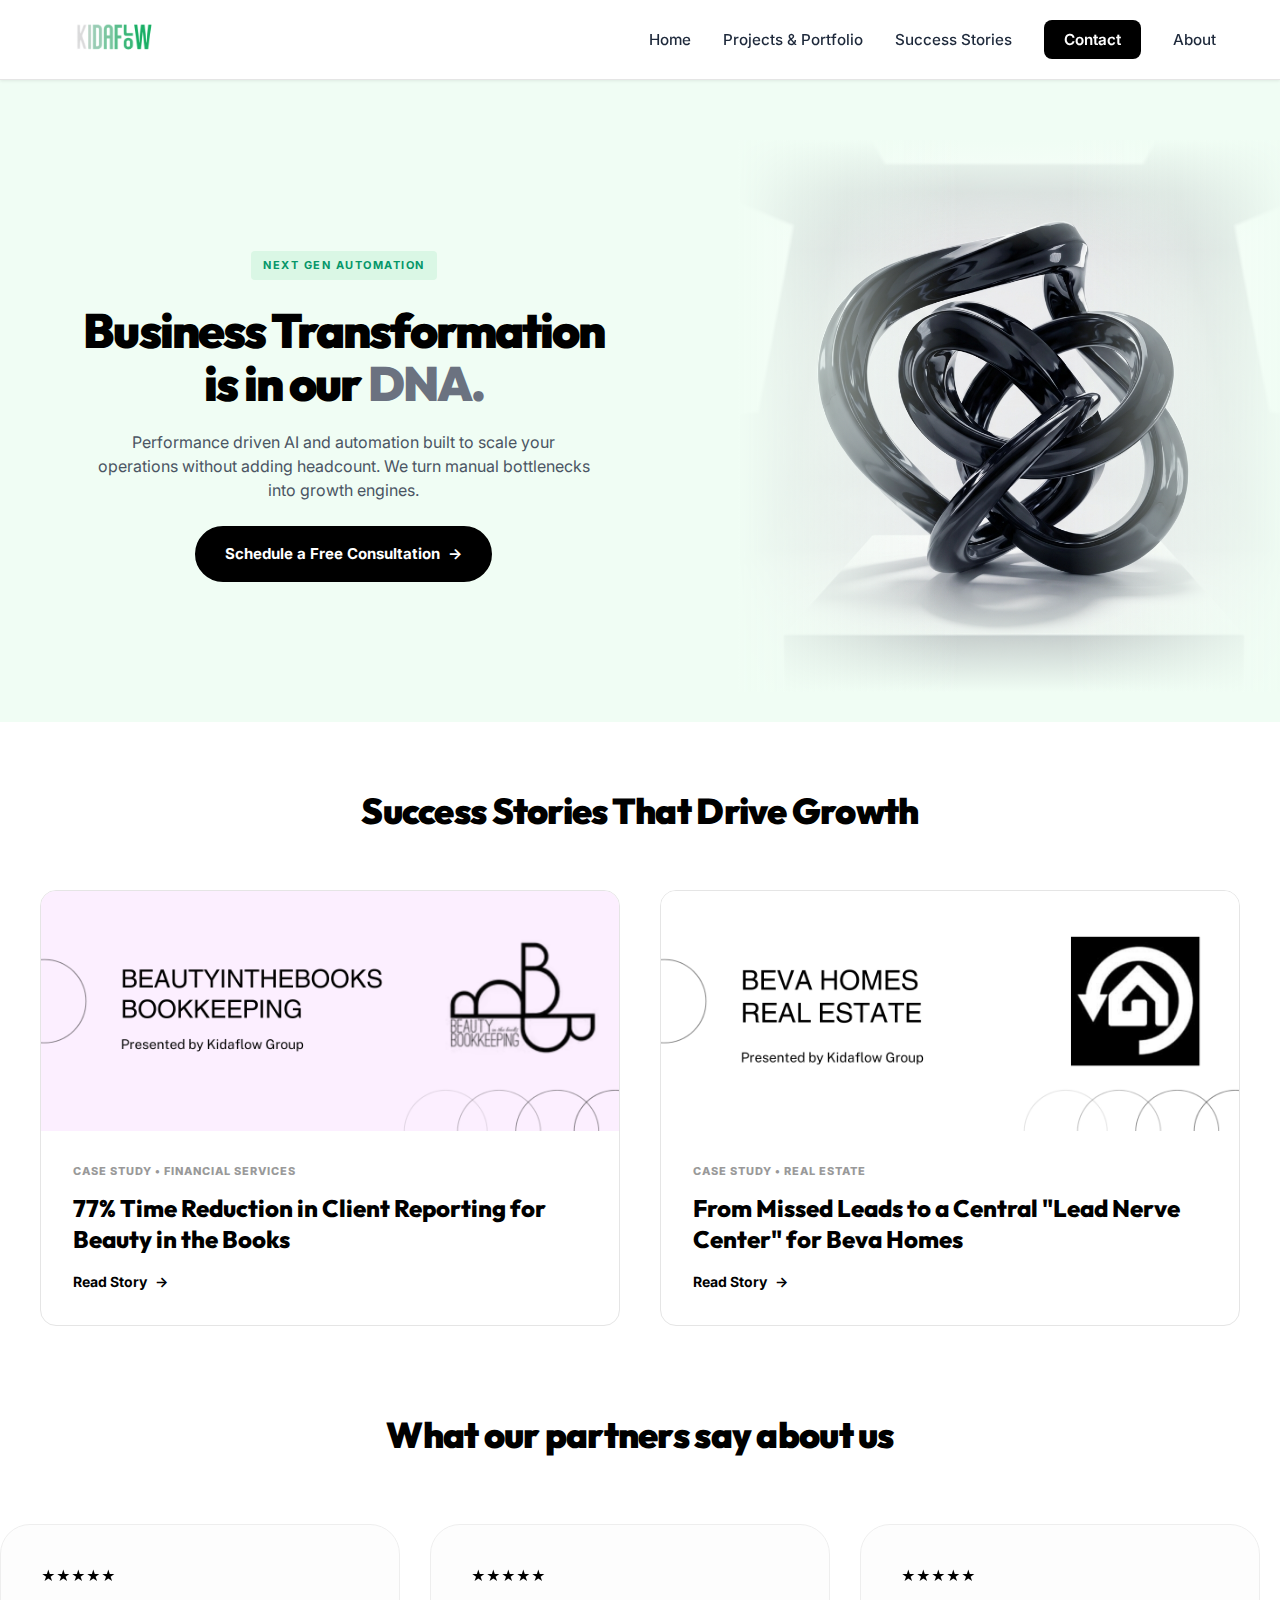
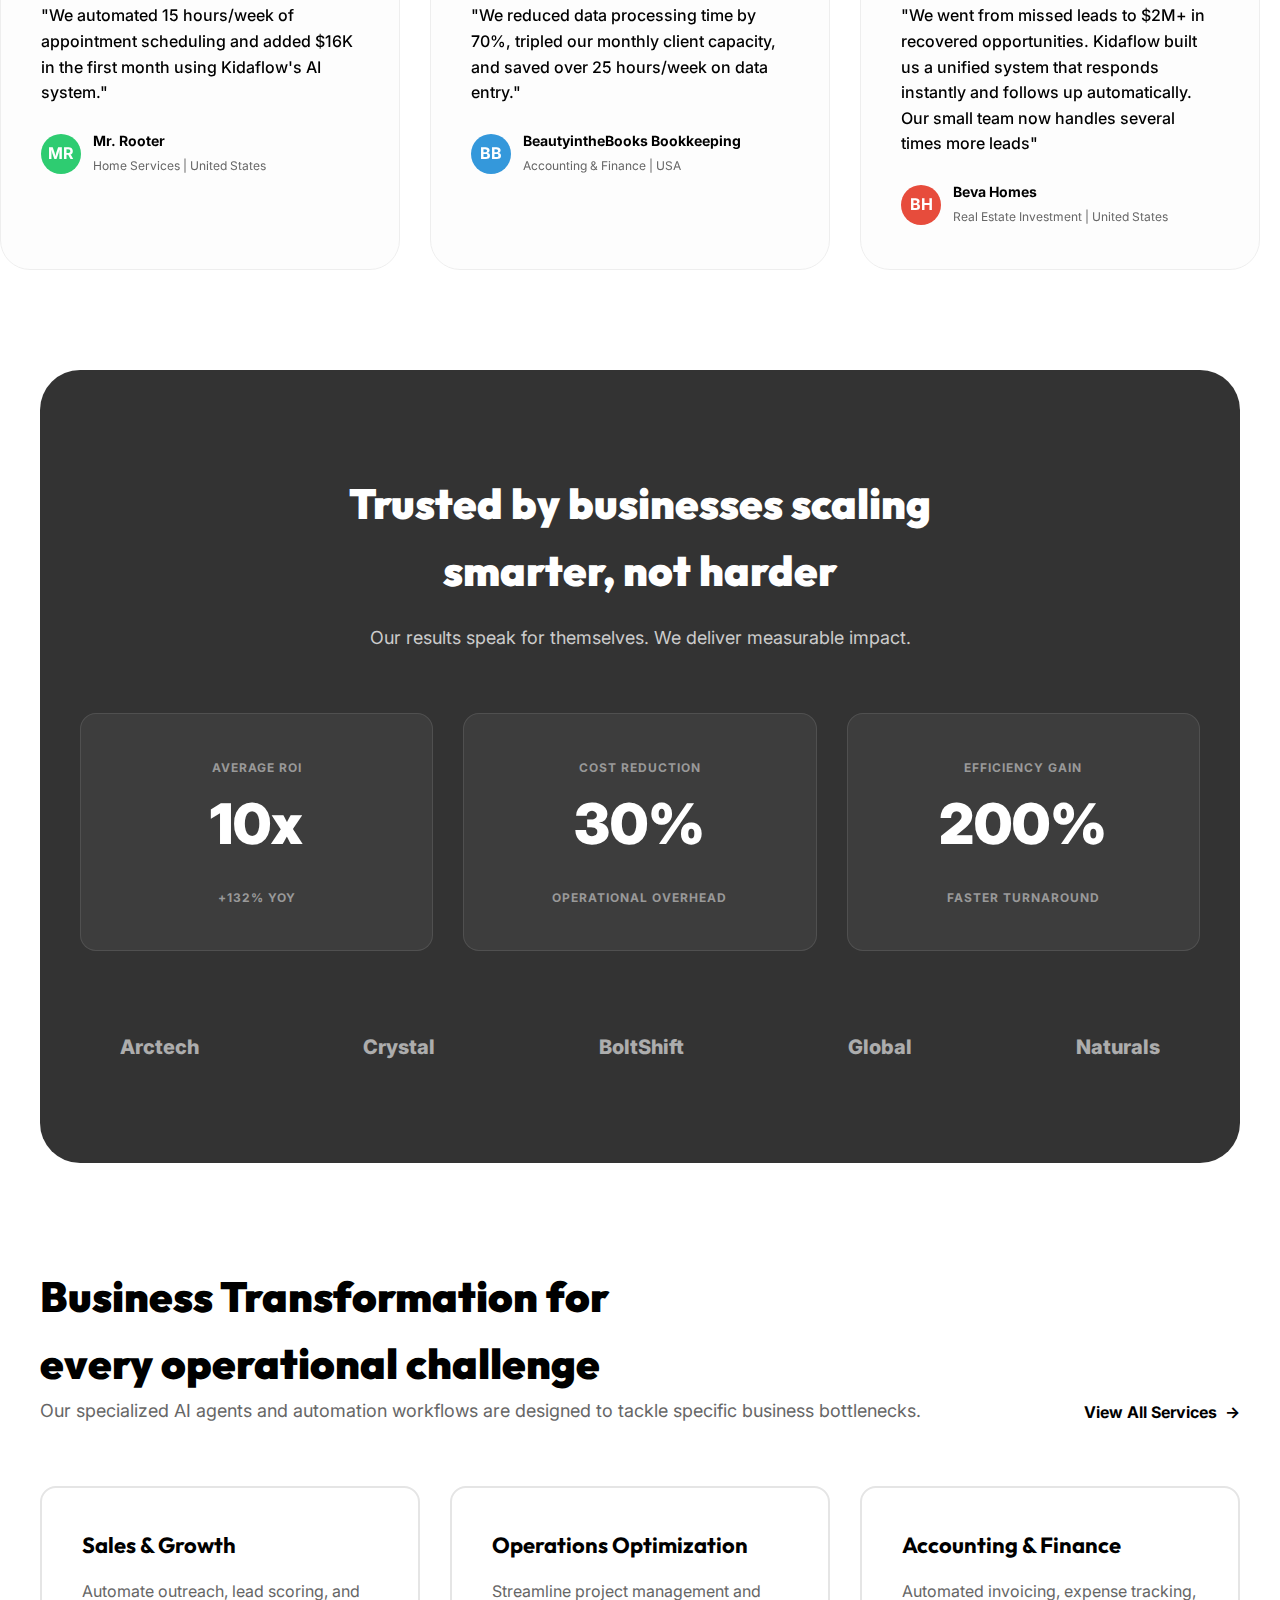
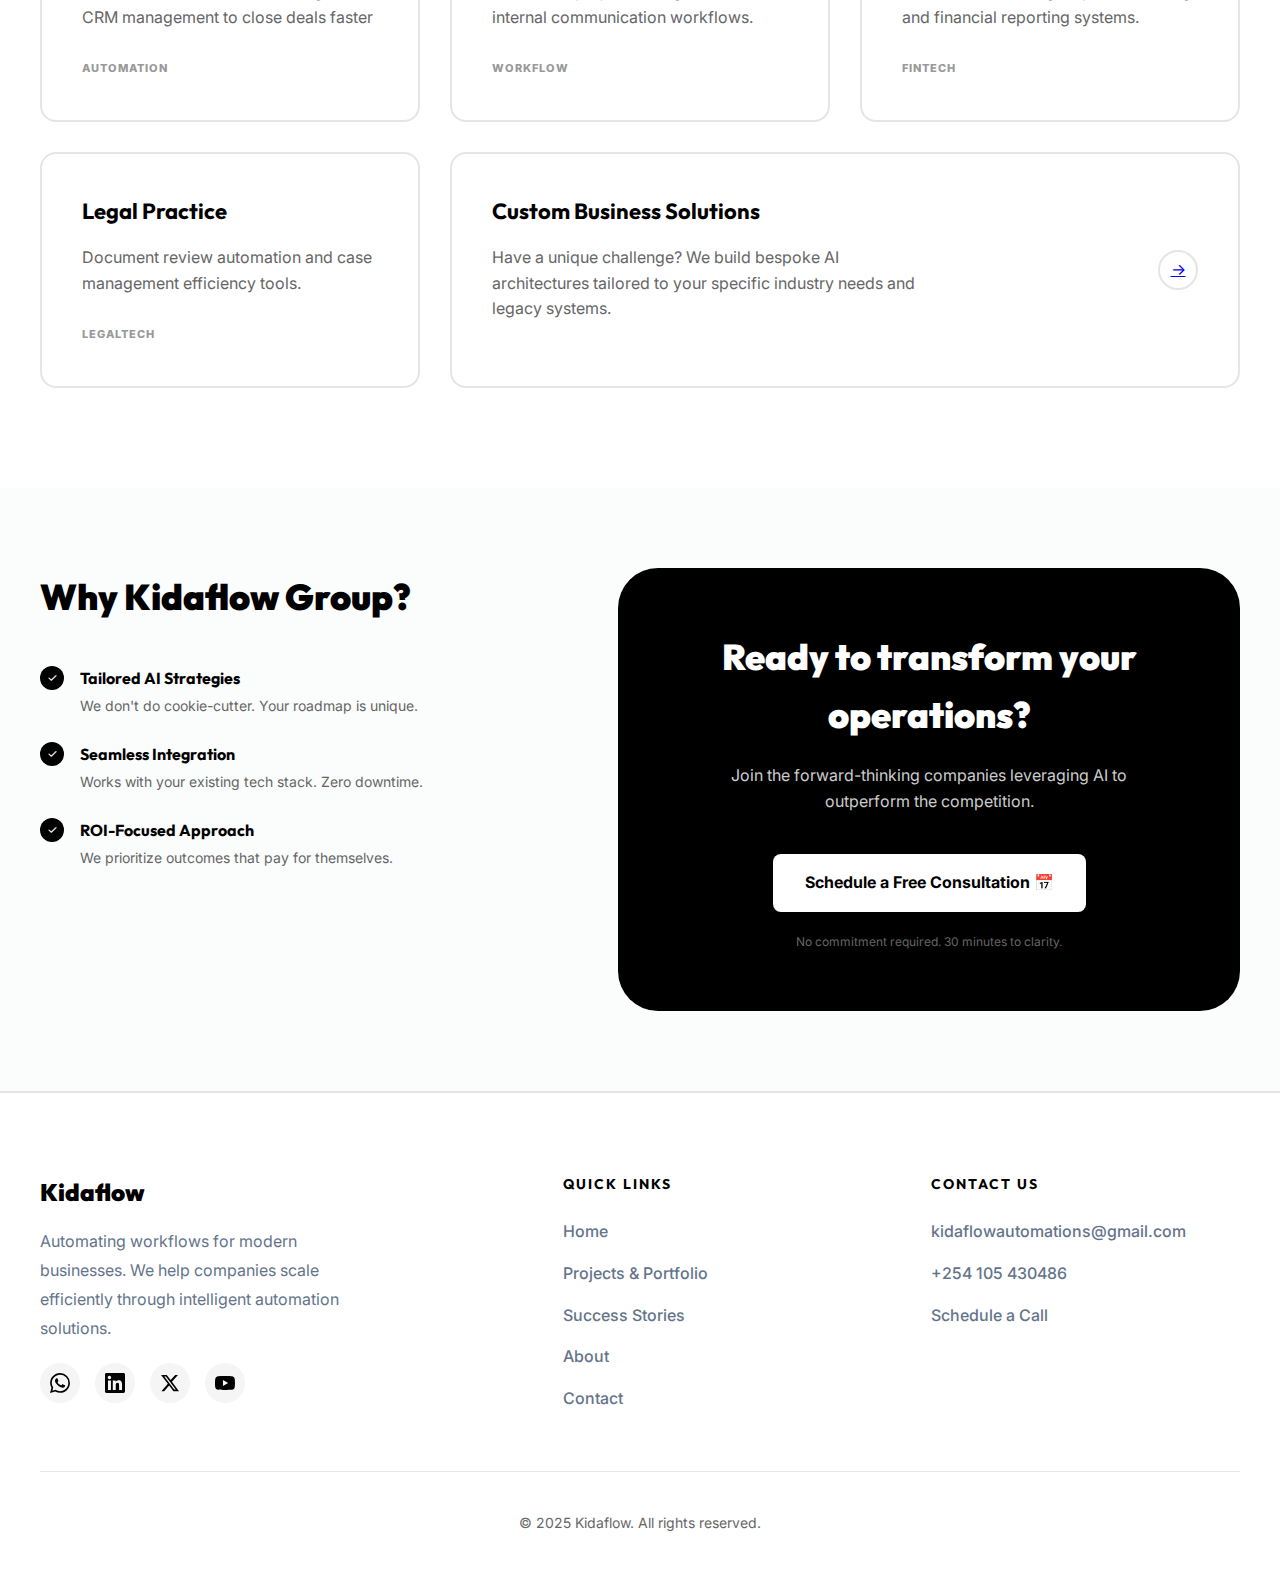
<file: index.html>
<!DOCTYPE html>
<html lang="en">

<head>
    <meta charset="UTF-8">
    <meta name="viewport" content="width=device-width, initial-scale=1.0">
    <title>KiDaFlow | Business Transformation Agency</title>
    <meta name="description"
        content="Performance-driven AI and automation built to scale your operations without adding headcount. 15+ businesses transformed in 2025.">
    <link rel="stylesheet" href="customers.css">
    <link rel="stylesheet" href="home-redesign.css">
    <link
        href="https://fonts.googleapis.com/css2?family=Inter:wght@300;400;500;600;700;900&family=Outfit:wght@300;400;500;600;700;800;900&display=swap"
        rel="stylesheet">
</head>

<body>
    <!-- Standard Navigation Bar -->
    <nav class="navbar">
        <div class="nav-logo">
            <a href="index.html">
                <img src="kidaflow_logo.png" alt="Kidaflow Logo">
            </a>
        </div>
        <ul class="nav-links">
            <li><a href="index.html" class="nav-link">Home</a></li>
            <li><a href="projects.html" class="nav-link">Projects & Portfolio</a></li>
            <li><a href="customers.html" class="nav-link">Success Stories</a></li>
            <li><a href="contact.html" class="nav-link highlight">Contact</a></li>
            <li><a href="about.html" class="nav-link">About</a></li>
        </ul>
        <div class="mobile-menu-btn">☰</div>
    </nav>

    <div class="home-redesign-container">
        <!-- Hero Section -->
        <section class="redesign-hero">
            <div class="container">
                <div class="hero-grid">
                    <div class="hero-content">
                        <span class="hero-tagline">NEXT GEN AUTOMATION</span>
                        <h1>Business Transformation<br>is in our <span class="muted">DNA.</span></h1>
                        <p class="hero-subtext">
                            Performance driven AI and automation built to scale your operations without adding
                            headcount. We turn manual bottlenecks into growth engines.
                        </p>
                        <div class="hero-actions">
                            <a href="javascript:void(0)"
                                data-cal-link="kidaflow-automations/quick-discovery-website-form"
                                class="btn-primary">Schedule a Free Consultation <span>→</span></a>
                        </div>
                    </div>
                    <div class="hero-image-container">
                        <div class="hero-image">
                            <img src="abstract_3d_sculpture_1766258761958.png" alt="Business Transformation 3D Asset">
                        </div>
                    </div>
                </div>
            </div>
        </section>

        <!-- Featured Success Stories -->
        <section class="featured-stories-section">
            <div class="container">
                <div class="featured-stories-header">
                    <h2>Success Stories That Drive Growth</h2>
                </div>
                <div class="featured-stories-grid">
                    <!-- Beauty in the Books -->
                    <a href="case-studies/beauty-in-the-books.html" class="story-mini-card">
                        <div class="story-image">
                            <img src="Client Stories/3.png" alt="Beauty in the Books">
                        </div>
                        <div class="story-mini-content">
                            <div>
                                <span class="story-meta">Case Study • Financial Services</span>
                                <h3>77% Time Reduction in Client Reporting for Beauty in the Books</h3>
                            </div>
                            <span class="story-link">Read Story <span>→</span></span>
                        </div>
                    </a>
                    <!-- Beva Homes -->
                    <a href="case-studies/beva-homes.html" class="story-mini-card">
                        <div class="story-image">
                            <img src="Client Stories/6.png" alt="Beva Homes">
                        </div>
                        <div class="story-mini-content">
                            <div>
                                <span class="story-meta">Case Study • Real Estate</span>
                                <h3>From Missed Leads to a Central "Lead Nerve Center" for Beva Homes</h3>
                            </div>
                            <span class="story-link">Read Story <span>→</span></span>
                        </div>
                    </a>
                </div>
            </div>
        </section>

        <!-- Testimonials Section (Infinite Scroll) -->
        <section class="testimonials-section">
            <div class="container">
                <div class="testimonials-header">
                    <h2>What our partners say about us</h2>
                </div>
            </div>
            <div class="infinite-scroll-wrapper">
                <div class="infinite-scroll-track">
                    <!-- Mr. Rooter -->
                    <div class="testimonial-card">
                        <span class="stars">★★★★★</span>
                        <p class="testimonial-text">"We automated 15 hours/week of appointment scheduling and added $16K
                            in the first month using Kidaflow's AI system."</p>
                        <div class="testimonial-author">
                            <div class="author-avatar"
                                style="background: #2ecc71; color: white; display: flex; align-items: center; justify-content: center; font-weight: bold;">
                                MR</div>
                            <div class="author-info">
                                <strong>Mr. Rooter</strong>
                                <span>Home Services | United States</span>
                            </div>
                        </div>
                    </div>
                    <!-- BeautyintheBooks -->
                    <div class="testimonial-card">
                        <span class="stars">★★★★★</span>
                        <p class="testimonial-text">"We reduced data processing time by 70%, tripled our monthly client
                            capacity, and saved over 25 hours/week on data entry."</p>
                        <div class="testimonial-author">
                            <div class="author-avatar"
                                style="background: #3498db; color: white; display: flex; align-items: center; justify-content: center; font-weight: bold;">
                                BB</div>
                            <div class="author-info">
                                <strong>BeautyintheBooks Bookkeeping</strong>
                                <span>Accounting & Finance | USA</span>
                            </div>
                        </div>
                    </div>
                    <!-- Beva Homes -->
                    <div class="testimonial-card">
                        <span class="stars">★★★★★</span>
                        <p class="testimonial-text">"We went from missed leads to $2M+ in recovered opportunities.
                            Kidaflow built us a unified system that responds instantly and follows up automatically. Our
                            small team now handles several times more leads"</p>
                        <div class="testimonial-author">
                            <div class="author-avatar"
                                style="background: #e74c3c; color: white; display: flex; align-items: center; justify-content: center; font-weight: bold;">
                                BH</div>
                            <div class="author-info">
                                <strong>Beva Homes</strong>
                                <span>Real Estate Investment | United States</span>
                            </div>
                        </div>
                    </div>
                </div>
            </div>
        </section>

        <!-- Impact Section -->
        <section class="impact-section">
            <div class="container">
                <div class="impact-header">
                    <h2>Trusted by businesses scaling smarter, not harder</h2>
                    <p>Our results speak for themselves. We deliver measurable impact.</p>
                </div>
                <div class="impact-grid">
                    <div class="impact-card">
                        <span class="impact-label">AVERAGE ROI</span>
                        <span class="impact-metric">10x</span>
                        <span class="impact-label">+132% YOY</span>
                    </div>
                    <div class="impact-card">
                        <span class="impact-label">COST REDUCTION</span>
                        <span class="impact-metric">30%</span>
                        <span class="impact-label">Operational Overhead</span>
                    </div>
                    <div class="impact-card">
                        <span class="impact-label">EFFICIENCY GAIN</span>
                        <span class="impact-metric">200%</span>
                        <span class="impact-label">Faster Turnaround</span>
                    </div>
                </div>
                <div class="logo-cloud">
                    <div class="logo-item">Arctech</div>
                    <div class="logo-item">Crystal</div>
                    <div class="logo-item">BoltShift</div>
                    <div class="logo-item">Global</div>
                    <div class="logo-item">Naturals</div>
                </div>
            </div>
        </section>

        <!-- Services Section Grid -->
        <section class="services-section">
            <div class="container">
                <div class="services-header">
                    <div class="header-left">
                        <h2>Business Transformation for every operational challenge</h2>
                        <p>Our specialized AI agents and automation workflows are designed to tackle specific business
                            bottlenecks.</p>
                    </div>
                    <a href="projects.html" class="view-all-services">View All Services <span>→</span></a>
                </div>
                <div class="services-grid">
                    <div class="service-card">
                        <h3>Sales & Growth</h3>
                        <p>Automate outreach, lead scoring, and CRM management to close deals faster</p>
                        <span class="service-tag">AUTOMATION</span>
                    </div>
                    <div class="service-card">
                        <h3>Operations Optimization</h3>
                        <p>Streamline project management and internal communication workflows.</p>
                        <span class="service-tag">WORKFLOW</span>
                    </div>
                    <div class="service-card">
                        <h3>Accounting & Finance</h3>
                        <p>Automated invoicing, expense tracking, and financial reporting systems.</p>
                        <span class="service-tag">FINTECH</span>
                    </div>
                    <div class="service-card">
                        <h3>Legal Practice</h3>
                        <p>Document review automation and case management efficiency tools.</p>
                        <span class="service-tag">LEGALTECH</span>
                    </div>
                    <div class="service-card wide">
                        <div class="service-content">
                            <h3>Custom Business Solutions</h3>
                            <p>Have a unique challenge? We build bespoke AI architectures tailored to your specific
                                industry needs and legacy systems.</p>
                        </div>
                        <a href="contact.html" class="service-arrow">→</a>
                    </div>
                </div>
            </div>
        </section>

        <!-- Why Kidaflow & CTA Section -->
        <section class="why-cta-section">
            <div class="container">
                <div class="why-cta-grid">
                    <div class="why-column">
                        <h2>Why Kidaflow Group?</h2>
                        <ul class="why-list">
                            <li class="why-item">
                                <span class="check">✓</span>
                                <div>
                                    <h4>Tailored AI Strategies</h4>
                                    <p>We don't do cookie-cutter. Your roadmap is unique.</p>
                                </div>
                            </li>
                            <li class="why-item">
                                <span class="check">✓</span>
                                <div>
                                    <h4>Seamless Integration</h4>
                                    <p>Works with your existing tech stack. Zero downtime.</p>
                                </div>
                            </li>
                            <li class="why-item">
                                <span class="check">✓</span>
                                <div>
                                    <h4>ROI-Focused Approach</h4>
                                    <p>We prioritize outcomes that pay for themselves.</p>
                                </div>
                            </li>
                        </ul>
                    </div>
                    <div class="cta-column">
                        <div class="ready-cta-card">
                            <h2>Ready to transform your operations?</h2>
                            <p>Join the forward-thinking companies leveraging AI to outperform the competition.</p>
                            <a href="javascript:void(0)"
                                data-cal-link="kidaflow-automations/quick-discovery-website-form"
                                class="btn-white">Schedule a Free Consultation 📅</a>
                            <span class="cta-note">No commitment required. 30 minutes to clarity.</span>
                        </div>
                    </div>
                </div>
            </div>
        </section>
    </div>

    <!-- Footer -->
    <footer class="footer">
        <div class="container">
            <div class="footer-content">
                <div class="footer-section">
                    <h3>Kidaflow</h3>
                    <p>Automating workflows for modern businesses. We help companies scale efficiently through
                        intelligent automation solutions.</p>
                    <div class="social-links">
                        <a href="https://api.whatsapp.com/send/?phone=254105430486&text&type=phone_number&app_absent=0"
                            class="social-icon" target="_blank" aria-label="WhatsApp">
                            <svg viewBox="0 0 24 24">
                                <path
                                    d="M17.472 14.382c-.297-.149-1.758-.867-2.03-.967-.273-.099-.471-.148-.67.15-.197.297-.767.966-.94 1.164-.173.199-.347.223-.644.075-.297-.15-1.255-.463-2.39-1.475-.883-.788-1.48-1.761-1.653-2.059-.173-.297-.018-.458.13-.606.134-.133.298-.347.446-.52.149-.174.198-.298.298-.497.099-.198.05-.371-.025-.52-.075-.149-.669-1.612-.916-2.207-.242-.579-.487-.5-.669-.51-.173-.008-.371-.01-.57-.01-.198 0-.52.074-.792.372-.272.297-1.04 1.016-1.04 2.479 0 1.462 1.065 2.875 1.213 3.074.149.198 2.096 3.2 5.077 4.487.709.306 1.262.489 1.694.625.712.227 1.36.195 1.871.118.571-.085 1.758-.719 2.006-1.413.248-.694.248-1.289.173-1.413-.074-.124-.272-.198-.57-.347m-5.421 7.403h-.004a9.87 9.87 0 01-5.031-1.378l-.361-.214-3.741.982.998-3.648-.235-.374a9.86 9.86 0 01-1.51-5.26c.001-5.45 4.436-9.884 9.888-9.884 2.64 0 5.122 1.03 6.988 2.898a9.825 9.825 0 012.893 6.994c-.003 5.45-4.437 9.884-9.885 9.884m8.413-18.297A11.815 11.815 0 0012.05 0C5.495 0 .16 5.335.157 11.892c0 2.096.547 4.142 1.588 5.945L.057 24l6.305-1.654a11.882 11.882 0 005.683 1.448h.005c6.554 0 11.89-5.335 11.893-11.893a11.821 11.821 0 00-3.48-8.413Z" />
                            </svg>
                        </a>
                        <a href="https://www.linkedin.com/company/kidaflow" class="social-icon" target="_blank"
                            aria-label="LinkedIn">
                            <svg viewBox="0 0 24 24">
                                <path
                                    d="M20.447 20.452h-3.554v-5.569c0-1.328-.027-3.037-1.852-3.037-1.853 0-2.136 1.445-2.136 2.939v5.667H9.351V9h3.414v1.561h.046c.477-.9 1.637-1.85 3.37-1.85 3.601 0 4.267 2.37 4.267 5.455v6.286zM5.337 7.433c-1.144 0-2.063-.926-2.063-2.065 0-1.138.92-2.063 2.063-2.063 1.14 0 2.064.925 2.064 2.063 0 1.139-.925 2.065-2.064 2.065zm1.782 13.019H3.555V9h3.564v11.452zM22.225 0H1.771C.792 0 0 .774 0 1.729v20.542C0 23.227.792 24 1.771 24h20.451C23.2 24 24 23.227 24 22.271V1.729C24 .774 23.2 0 22.222 0h.003z" />
                            </svg>
                        </a>
                        <a href="https://x.com/Kidaflow_auto/" class="social-icon" target="_blank" aria-label="X">
                            <svg viewBox="0 0 24 24">
                                <path
                                    d="M18.244 2.25h3.308l-7.227 8.26 8.502 11.24H16.17l-5.214-6.817L4.99 21.75H1.68l7.73-8.835L1.254 2.25H8.08l4.713 6.231zm-1.161 17.52h1.833L7.045 4.126H5.078z" />
                            </svg>
                        </a>
                        <a href="https://www.youtube.com/@kidaflowautomations" class="social-icon" target="_blank"
                            aria-label="YouTube">
                            <svg viewBox="0 0 24 24">
                                <path
                                    d="M23.498 6.186a3.016 3.016 0 0 0-2.122-2.136C19.505 3.545 12 3.545 12 3.545s-7.505 0-9.377.505A3.017 3.017 0 0 0 .502 6.186C0 8.07 0 12 0 12s0 3.93.502 5.814a3.016 3.016 0 0 0 2.122 2.136c1.871.505 9.376.505 9.376.505s7.505 0 9.377-.505a3.015 3.015 0 0 0 2.122-2.136C24 15.93 24 12 24 12s0-3.93-.502-5.814zM9.545 15.568V8.432L15.818 12l-6.273 3.568z" />
                            </svg>
                        </a>
                    </div>
                </div>
                <div class="footer-section">
                    <h4>Quick Links</h4>
                    <div class="footer-links">
                        <a href="index.html">Home</a>
                        <a href="projects.html">Projects & Portfolio</a>
                        <a href="customers.html">Success Stories</a>
                        <a href="about.html">About</a>
                        <a href="contact.html">Contact</a>
                    </div>
                </div>
                <div class="footer-section">
                    <h4>Contact Us</h4>
                    <div class="footer-links">
                        <a href="mailto:kidaflowautomations@gmail.com">kidaflowautomations@gmail.com</a>
                        <a href="tel:+254105430486">+254 105 430486</a>
                        <a href="javascript:void(0)" data-cal-link="kidaflow-automations/quick-discovery-website-form"
                            data-cal-namespace="quick-discovery-website-form"
                            data-cal-config='{"layout":"month_view"}'>Schedule a Call</a>
                    </div>
                </div>
            </div>
            <div class="footer-bottom">
                <p>&copy; 2025 Kidaflow. All rights reserved.</p>
            </div>
        </div>
    </footer>


    <script src="home-dynamic.js"></script>

    <script src="customers.js"></script>
    <script src="booking.js"></script>
</body>

</html>
</file>
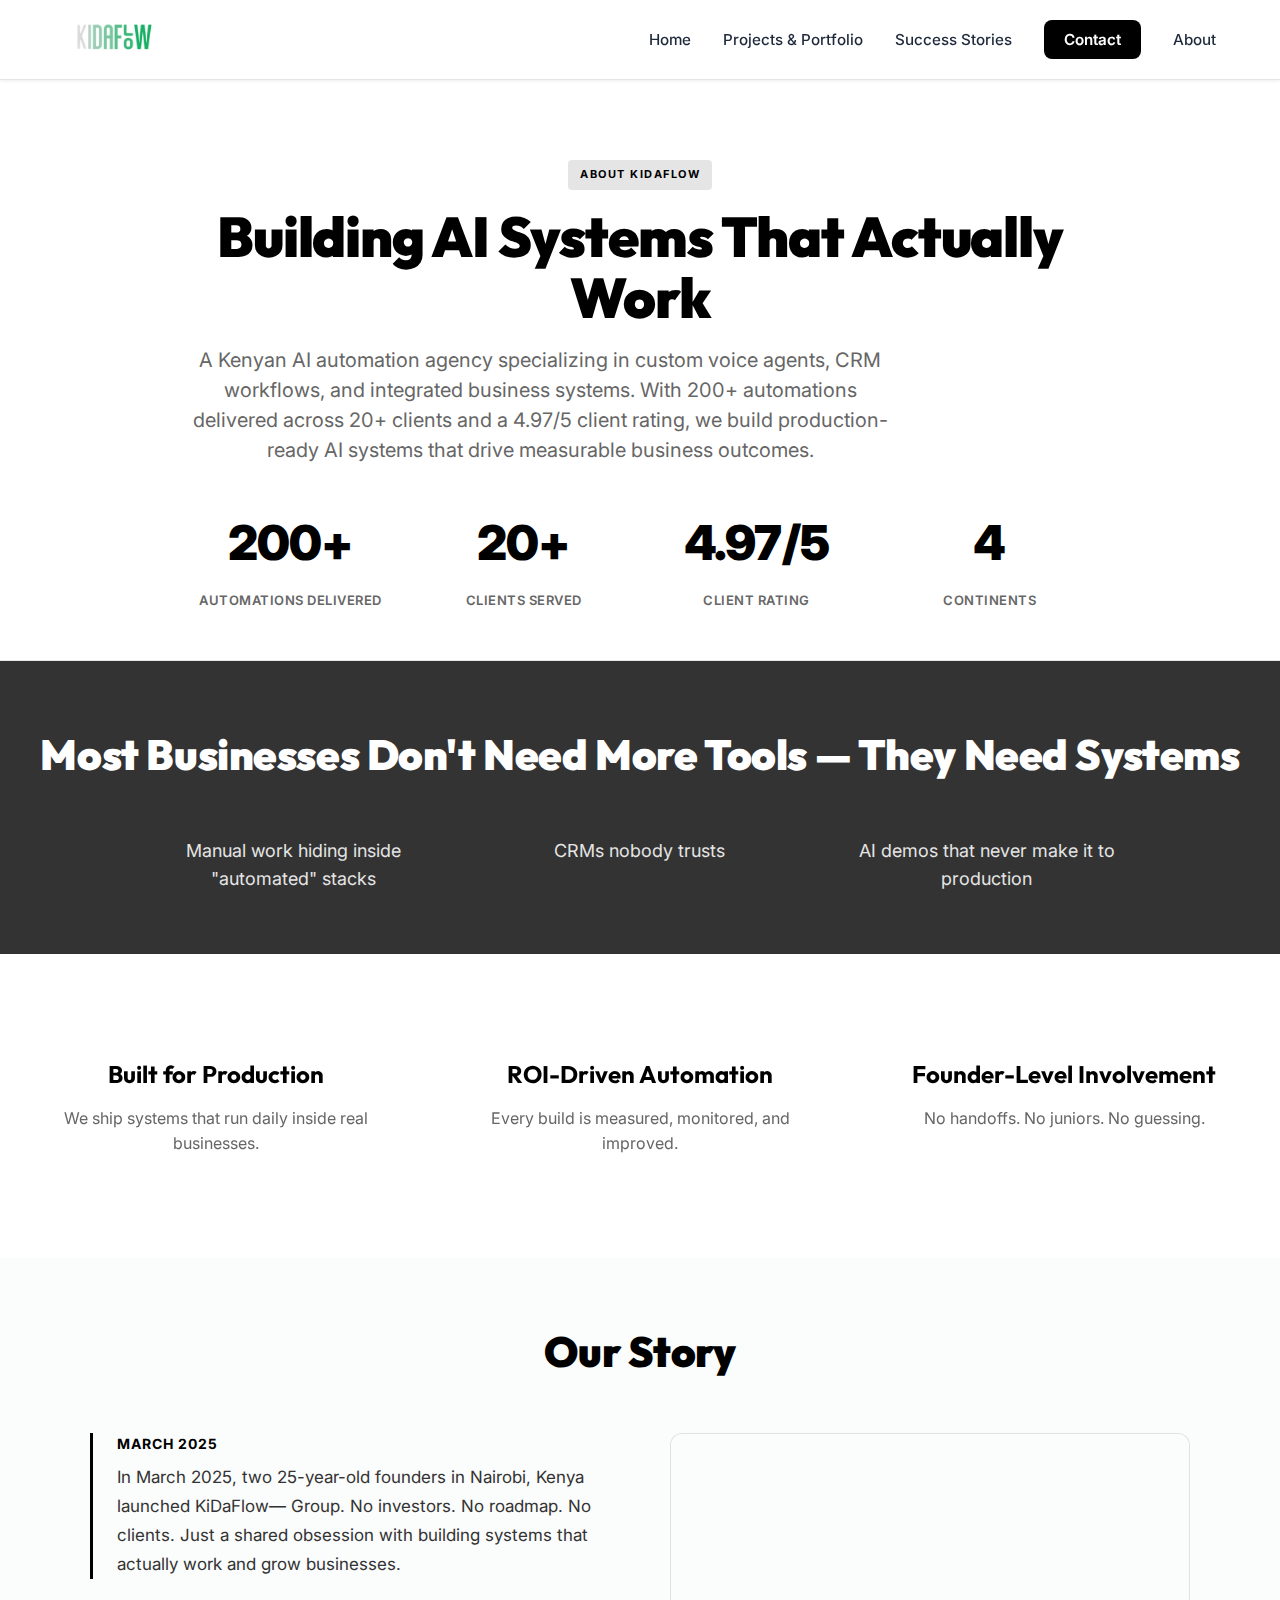
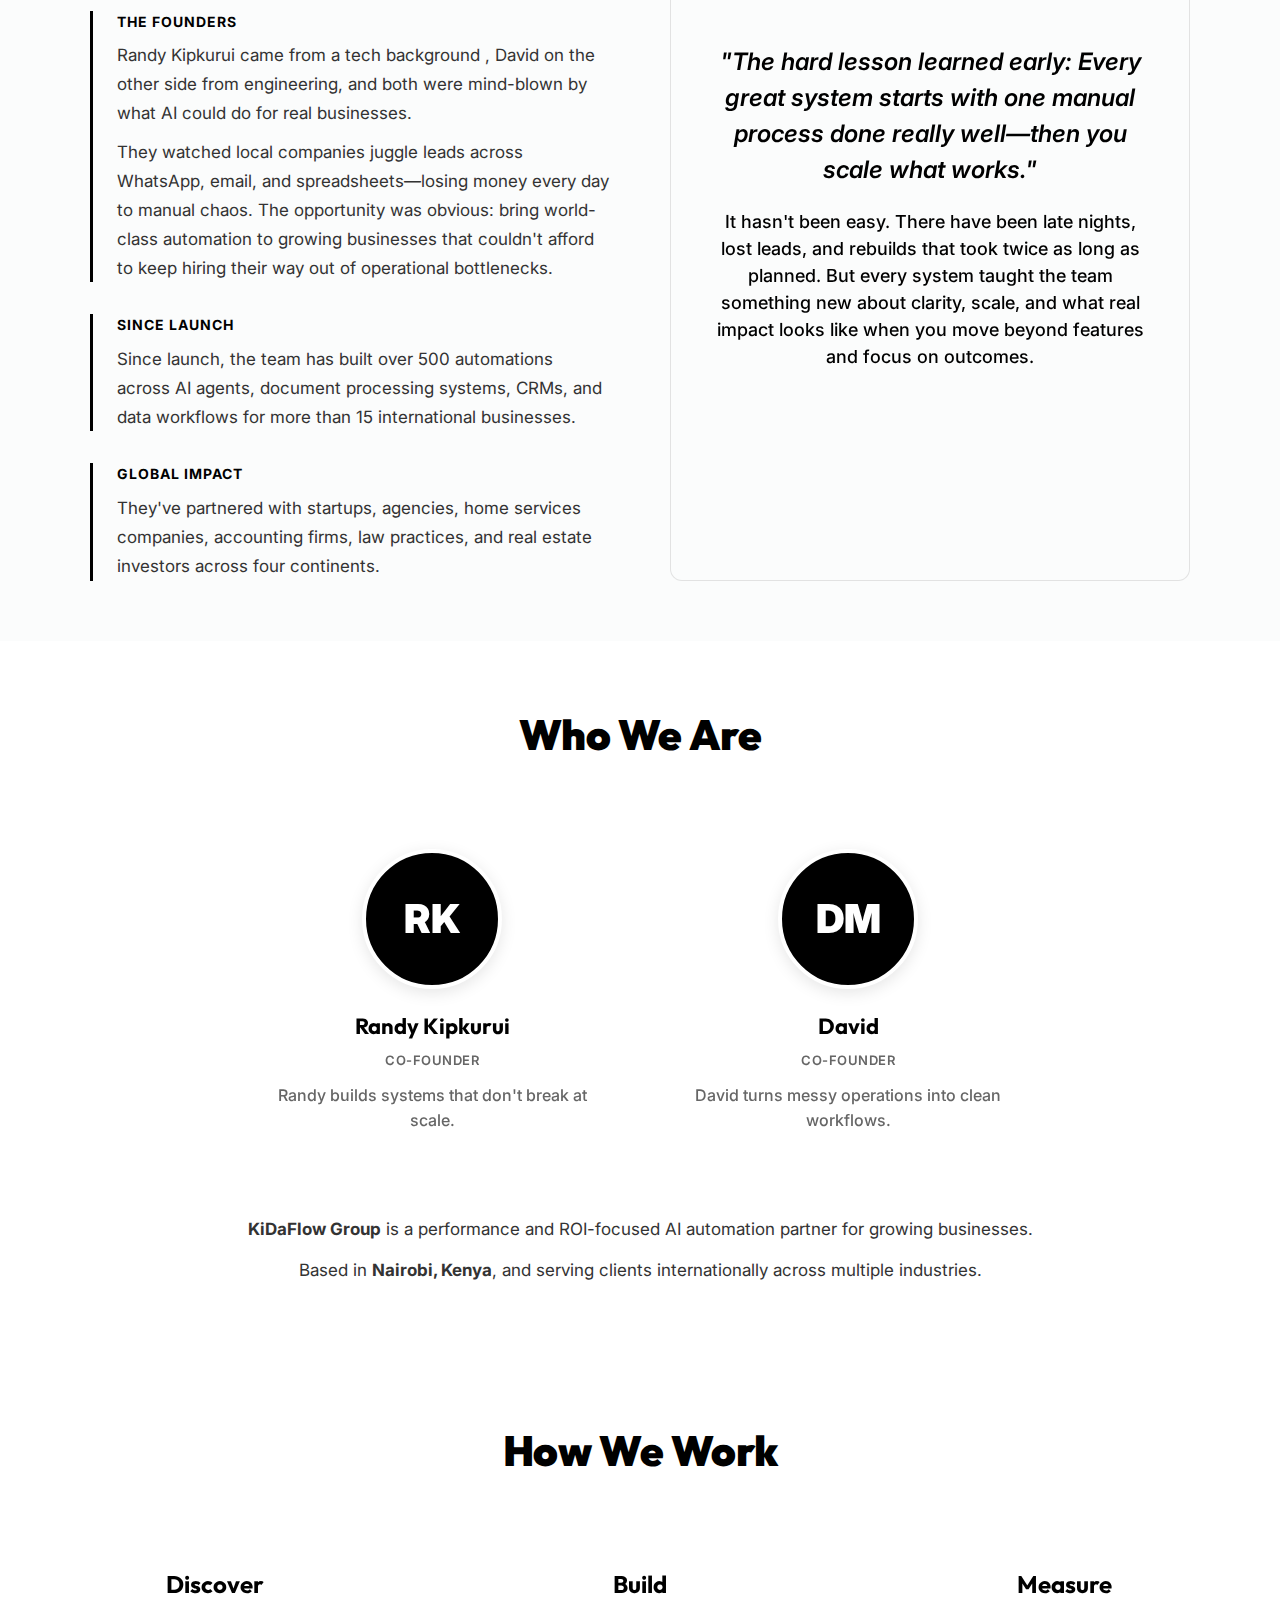
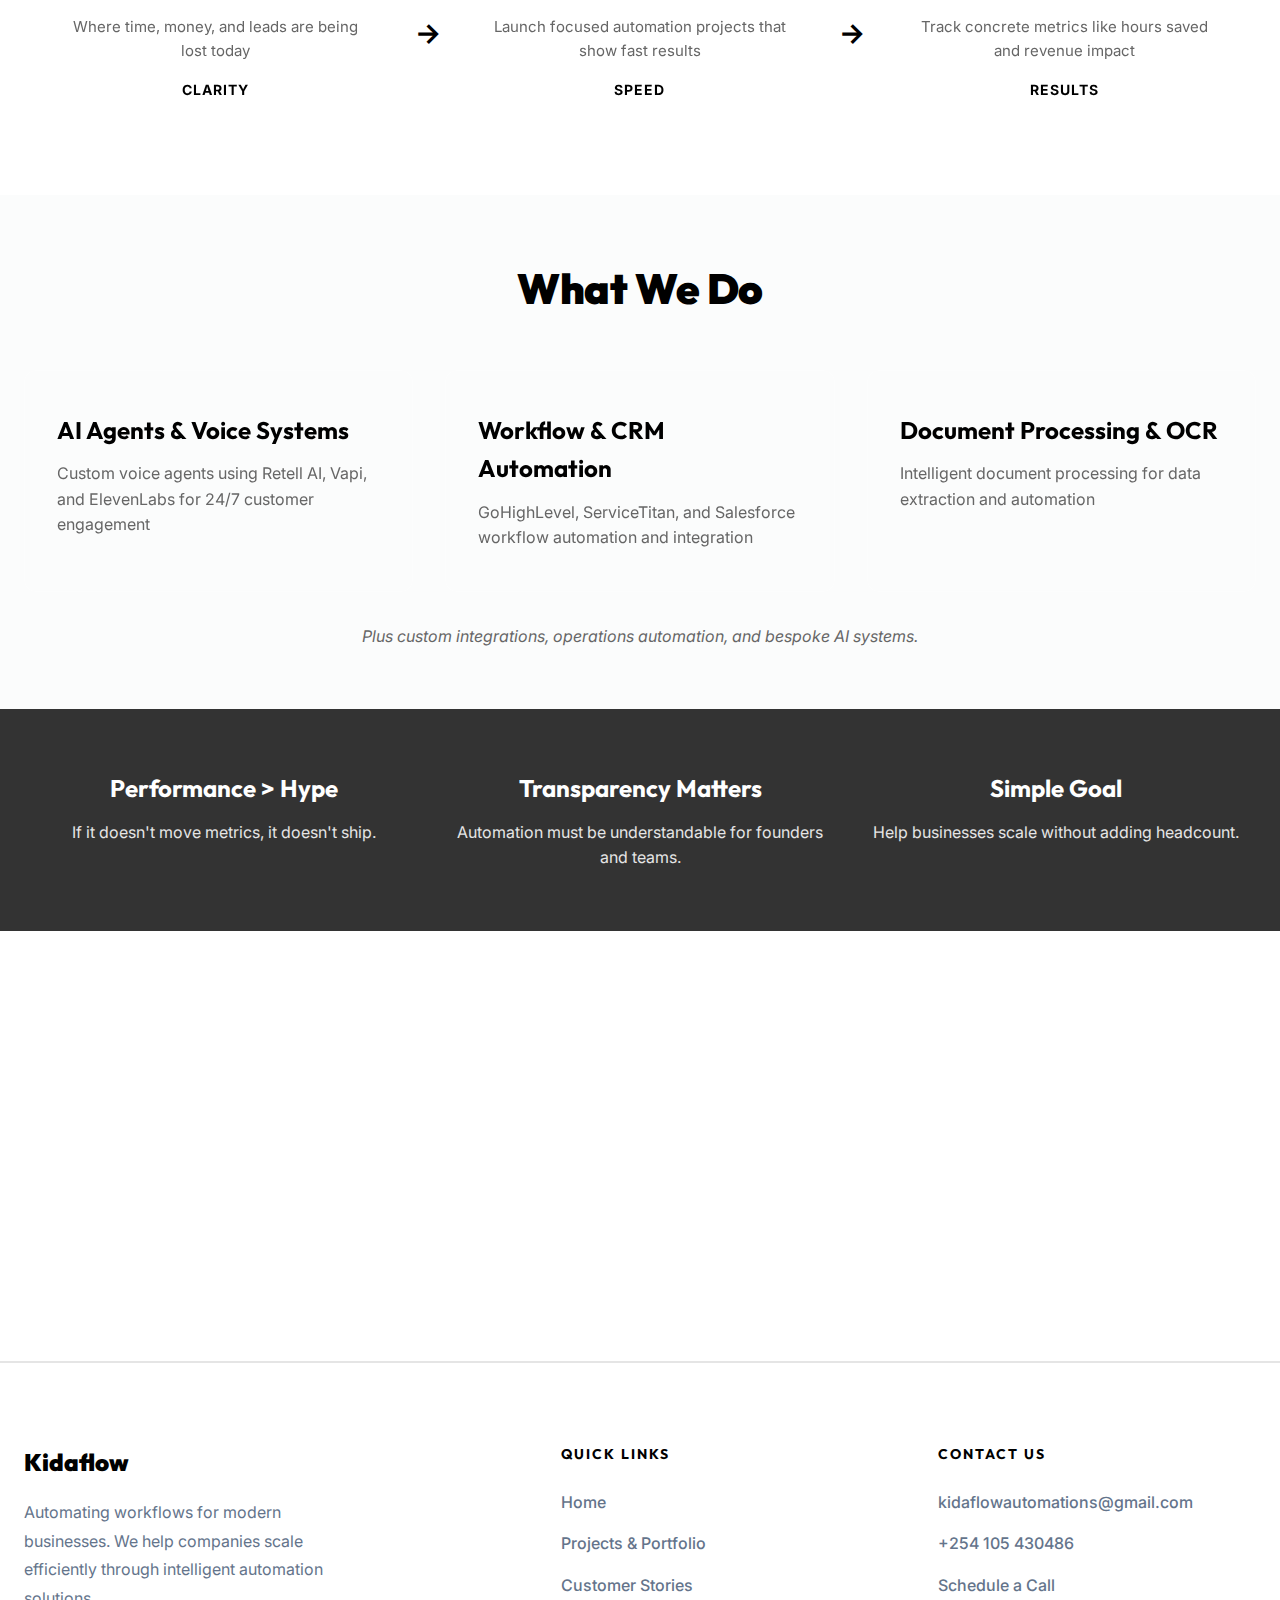
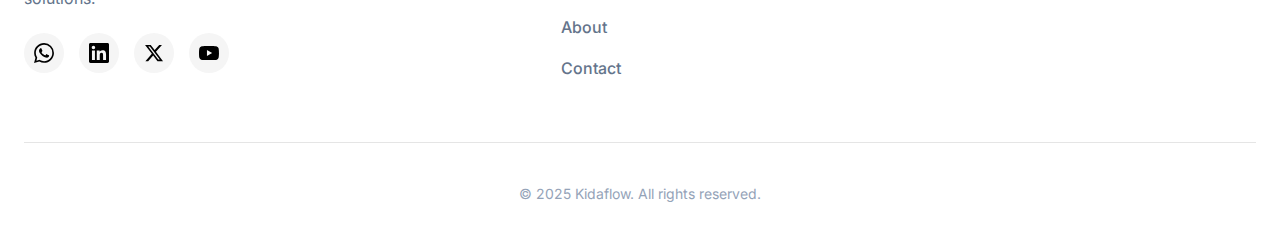
<file: about.html>
<!DOCTYPE html>
<html lang="en">

<head>
    <meta charset="UTF-8">
    <meta name="viewport" content="width=device-width, initial-scale=1.0">
    <title>About Us | KiDaFlow - AI Automation Agency</title>
    <meta name="description"
        content="Learn about KiDaFlow, a Kenyan AI automation agency with 200+ automations delivered and a 4.97/5 client rating. Meet our team and discover our story.">
    <link rel="stylesheet" href="customers.css">
    <link rel="stylesheet" href="about.css">
    <link
        href="https://fonts.googleapis.com/css2?family=Inter:wght@300;400;500;600;700;900&family=Outfit:wght@300;400;500;600;700;800;900&display=swap"
        rel="stylesheet">
</head>

<body>
    <!-- Navigation Bar -->
    <nav class="navbar">
        <div class="nav-logo">
            <a href="index.html">
                <img src="kidaflow_logo.png" alt="Kidaflow Logo">
            </a>
        </div>
        <ul class="nav-links">
            <li><a href="index.html" class="nav-link">Home</a></li>
            <li><a href="projects.html" class="nav-link">Projects & Portfolio</a></li>
            <li><a href="customers.html" class="nav-link">Success Stories</a></li>
            <li><a href="contact.html" class="nav-link highlight">Contact</a></li>
            <li><a href="about.html" class="nav-link">About</a></li>
        </ul>
        <div class="mobile-menu-btn">☰</div>
    </nav>

    <!-- Hero Section -->
    <section class="about-hero">
        <div class="container">
            <div class="hero-content-center">
                <span class="hero-label">ABOUT KIDAFLOW</span>
                <h1>Building AI Systems That Actually Work</h1>
                <p class="hero-subtitle">A Kenyan AI automation agency specializing in custom voice agents, CRM
                    workflows, and integrated business systems. With 200+ automations delivered across 20+ clients and a
                    4.97/5 client rating, we build production-ready AI systems that drive measurable business outcomes.
                </p>

                <div class="stats-grid">
                    <div class="stat-item">
                        <div class="stat-number">200+</div>
                        <div class="stat-label">Automations Delivered</div>
                    </div>
                    <div class="stat-item">
                        <div class="stat-number">20+</div>
                        <div class="stat-label">Clients Served</div>
                    </div>
                    <div class="stat-item">
                        <div class="stat-number">4.97/5</div>
                        <div class="stat-label">Client Rating</div>
                    </div>
                    <div class="stat-item">
                        <div class="stat-number">4</div>
                        <div class="stat-label">Continents</div>
                    </div>
                </div>
            </div>
        </div>
    </section>

    <!-- Problem First Section (NEW) -->
    <section class="problem-section">
        <div class="container">
            <h2 class="section-title">Most Businesses Don't Need More Tools — They Need Systems</h2>
            <div class="problem-grid">
                <div class="problem-item">
                    <p>Manual work hiding inside "automated" stacks</p>
                </div>
                <div class="problem-item">
                    <p>CRMs nobody trusts</p>
                </div>
                <div class="problem-item">
                    <p>AI demos that never make it to production</p>
                </div>
            </div>
        </div>
    </section>

    <!-- What Makes You Different Section (NEW) -->
    <section class="different-section">
        <div class="container">
            <div class="different-cards">
                <div class="different-card">
                    <h3>Built for Production</h3>
                    <p>We ship systems that run daily inside real businesses.</p>
                </div>
                <div class="different-card">
                    <h3>ROI-Driven Automation</h3>
                    <p>Every build is measured, monitored, and improved.</p>
                </div>
                <div class="different-card">
                    <h3>Founder-Level Involvement</h3>
                    <p>No handoffs. No juniors. No guessing.</p>
                </div>
            </div>
        </div>
    </section>

    <!-- Our Story Section (CONDENSED) -->
    <section class="story-section">
        <div class="container">
            <h2 class="section-title">Our Story</h2>
            <div class="story-layout">
                <div class="story-timeline">
                    <div class="timeline-item">
                        <div class="timeline-year">March 2025</div>
                        <p>In March 2025, two 25-year-old founders in Nairobi, Kenya launched KiDaFlow— Group. No
                            investors. No roadmap. No clients. Just a shared obsession with building systems that
                            actually work and grow businesses.</p>
                    </div>
                    <div class="timeline-item">
                        <div class="timeline-year">The Founders</div>
                        <p>Randy Kipkurui came from a tech background , David on the other side from engineering, and
                            both were mind-blown by what AI could do for real businesses.</p>
                        <p style="margin-top: 10px;">They watched local companies juggle leads across WhatsApp, email,
                            and spreadsheets—losing money every day to manual chaos. The opportunity was obvious: bring
                            world-class automation to growing businesses that couldn't afford to keep hiring their way
                            out of operational bottlenecks.</p>
                    </div>
                    <div class="timeline-item">
                        <div class="timeline-year">Since Launch</div>
                        <p>Since launch, the team has built over 500 automations across AI agents, document processing
                            systems, CRMs, and data workflows for more than 15 international businesses.</p>
                    </div>
                    <div class="timeline-item">
                        <div class="timeline-year">Global Impact</div>
                        <p>They've partnered with startups, agencies, home services companies, accounting firms, law
                            practices, and real estate investors across four continents.</p>
                    </div>
                </div>
                <div class="story-quote-box" style="flex-direction: column; text-align: center; gap: 20px;">
                    <p class="quote-text">"The hard lesson learned early: Every great system starts with one manual
                        process done really well—then you scale what works."</p>
                    <p class="quote-text" style="font-size: 18px; font-weight: 500; font-style: normal;">It hasn't been
                        easy. There have been late nights, lost leads, and rebuilds that took twice as long as planned.
                        But every system taught the team something new about clarity, scale, and what real impact looks
                        like when you move beyond features and focus on outcomes.</p>
                </div>
            </div>
        </div>
    </section>

    <!-- Who We Are Section (ENHANCED) -->
    <section class="team-section">
        <div class="container">
            <h2 class="section-title">Who We Are</h2>

            <div class="team-grid">
                <div class="team-member">
                    <div class="member-avatar">RK</div>
                    <h3>Randy Kipkurui</h3>
                    <p class="member-role">Co-Founder</p>
                    <p class="member-bio">Randy builds systems that don't break at scale.</p>
                </div>
                <div class="team-member">
                    <div class="member-avatar">DM</div>
                    <h3>David</h3>
                    <p class="member-role">Co-Founder</p>
                    <p class="member-bio">David turns messy operations into clean workflows.</p>
                </div>
            </div>

            <div class="team-description">
                <p><strong>KiDaFlow Group</strong> is a performance and ROI-focused AI automation partner for growing
                    businesses.</p>
                <p>Based in <strong>Nairobi, Kenya</strong>, and serving clients internationally across multiple
                    industries.</p>
            </div>
        </div>
    </section>

    <!-- How We Work Section (ENHANCED) -->
    <section class="how-we-work-section">
        <div class="container">
            <h2 class="section-title">How We Work</h2>

            <div class="horizontal-stepper">
                <div class="step-item">
                    <h3>Discover</h3>
                    <p class="step-action">Where time, money, and leads are being lost today</p>
                    <p class="step-outcome">Clarity</p>
                </div>
                <div class="step-arrow">→</div>
                <div class="step-item">
                    <h3>Build</h3>
                    <p class="step-action">Launch focused automation projects that show fast results</p>
                    <p class="step-outcome">Speed</p>
                </div>
                <div class="step-arrow">→</div>
                <div class="step-item">
                    <h3>Measure</h3>
                    <p class="step-action">Track concrete metrics like hours saved and revenue impact</p>
                    <p class="step-outcome">Results</p>
                </div>
            </div>
        </div>
    </section>

    <!-- What We Do Section (SIMPLIFIED) -->
    <section class="services-section">
        <div class="container">
            <h2 class="section-title">What We Do</h2>
            <div class="primary-services">
                <div class="primary-service-card">
                    <h3>AI Agents & Voice Systems</h3>
                    <p>Custom voice agents using Retell AI, Vapi, and ElevenLabs for 24/7 customer engagement</p>
                </div>
                <div class="primary-service-card">
                    <h3>Workflow & CRM Automation</h3>
                    <p>GoHighLevel, ServiceTitan, and Salesforce workflow automation and integration</p>
                </div>
                <div class="primary-service-card">
                    <h3>Document Processing & OCR</h3>
                    <p>Intelligent document processing for data extraction and automation</p>
                </div>
            </div>
            <p class="secondary-services">Plus custom integrations, operations automation, and bespoke AI systems.</p>
        </div>
    </section>

    <!-- What We Believe Section (COMPRESSED) -->
    <section class="beliefs-section">
        <div class="container">
            <div class="beliefs-row">
                <div class="belief-item">
                    <h3>Performance > Hype</h3>
                    <p>If it doesn't move metrics, it doesn't ship.</p>
                </div>
                <div class="belief-item">
                    <h3>Transparency Matters</h3>
                    <p>Automation must be understandable for founders and teams.</p>
                </div>
                <div class="belief-item">
                    <h3>Simple Goal</h3>
                    <p>Help businesses scale without adding headcount.</p>
                </div>
            </div>
        </div>
    </section>

    <!-- CTA Section -->
    <section class="cta-section fade-in-up">
        <div class="container">
            <div class="cta-content">
                <h2>Ready to transform your operations?</h2>
                <p>Join hundreds of businesses automating their processes with Kidaflow</p>
                <a href="javascript:void(0)" data-cal-link="kidaflow-automations/quick-discovery-website-form"
                    data-cal-namespace="quick-discovery-website-form" data-cal-config='{"layout":"month_view"}'
                    class="btn-cta">Schedule a Free Consultation</a>
            </div>
        </div>
    </section>

    <!-- Footer -->
    <footer class="footer">
        <div class="container">
            <div class="footer-content">
                <div class="footer-section">
                    <h3>Kidaflow</h3>
                    <p>Automating workflows for modern businesses. We help companies scale efficiently through
                        intelligent automation solutions.</p>
                    <div class="social-links">
                        <a href="https://api.whatsapp.com/send/?phone=254105430486&text&type=phone_number&app_absent=0"
                            class="social-icon" target="_blank" aria-label="WhatsApp">
                            <svg viewBox="0 0 24 24">
                                <path
                                    d="M17.472 14.382c-.297-.149-1.758-.867-2.03-.967-.273-.099-.471-.148-.67.15-.197.297-.767.966-.94 1.164-.173.199-.347.223-.644.075-.297-.15-1.255-.463-2.39-1.475-.883-.788-1.48-1.761-1.653-2.059-.173-.297-.018-.458.13-.606.134-.133.298-.347.446-.52.149-.174.198-.298.298-.497.099-.198.05-.371-.025-.52-.075-.149-.669-1.612-.916-2.207-.242-.579-.487-.5-.669-.51-.173-.008-.371-.01-.57-.01-.198 0-.52.074-.792.372-.272.297-1.04 1.016-1.04 2.479 0 1.462 1.065 2.875 1.213 3.074.149.198 2.096 3.2 5.077 4.487.709.306 1.262.489 1.694.625.712.227 1.36.195 1.871.118.571-.085 1.758-.719 2.006-1.413.248-.694.248-1.289.173-1.413-.074-.124-.272-.198-.57-.347m-5.421 7.403h-.004a9.87 9.87 0 01-5.031-1.378l-.361-.214-3.741.982.998-3.648-.235-.374a9.86 9.86 0 01-1.51-5.26c.001-5.45 4.436-9.884 9.888-9.884 2.64 0 5.122 1.03 6.988 2.898a9.825 9.825 0 012.893 6.994c-.003 5.45-4.437 9.884-9.885 9.884m8.413-18.297A11.815 11.815 0 0012.05 0C5.495 0 .16 5.335.157 11.892c0 2.096.547 4.142 1.588 5.945L.057 24l6.305-1.654a11.882 11.882 0 005.683 1.448h.005c6.554 0 11.89-5.335 11.893-11.893a11.821 11.821 0 00-3.48-8.413Z" />
                            </svg>
                        </a>
                        <a href="https://www.linkedin.com/company/kidaflow" class="social-icon" target="_blank"
                            aria-label="LinkedIn">
                            <svg viewBox="0 0 24 24">
                                <path
                                    d="M20.447 20.452h-3.554v-5.569c0-1.328-.027-3.037-1.852-3.037-1.853 0-2.136 1.445-2.136 2.939v5.667H9.351V9h3.414v1.561h.046c.477-.9 1.637-1.85 3.37-1.85 3.601 0 4.267 2.37 4.267 5.455v6.286zM5.337 7.433c-1.144 0-2.063-.926-2.063-2.065 0-1.138.92-2.063 2.063-2.063 1.14 0 2.064.925 2.064 2.063 0 1.139-.925 2.065-2.064 2.065zm1.782 13.019H3.555V9h3.564v11.452zM22.225 0H1.771C.792 0 0 .774 0 1.729v20.542C0 23.227.792 24 1.771 24h20.451C23.2 24 24 23.227 24 22.271V1.729C24 .774 23.2 0 22.222 0h.003z" />
                            </svg>
                        </a>
                        <a href="https://x.com/Kidaflow_auto/" class="social-icon" target="_blank" aria-label="X">
                            <svg viewBox="0 0 24 24">
                                <path
                                    d="M18.244 2.25h3.308l-7.227 8.26 8.502 11.24H16.17l-5.214-6.817L4.99 21.75H1.68l7.73-8.835L1.254 2.25H8.08l4.713 6.231zm-1.161 17.52h1.833L7.045 4.126H5.078z" />
                            </svg>
                        </a>
                        <a href="https://www.youtube.com/@kidaflowautomations" class="social-icon" target="_blank"
                            aria-label="YouTube">
                            <svg viewBox="0 0 24 24">
                                <path
                                    d="M23.498 6.186a3.016 3.016 0 0 0-2.122-2.136C19.505 3.545 12 3.545 12 3.545s-7.505 0-9.377.505A3.017 3.017 0 0 0 .502 6.186C0 8.07 0 12 0 12s0 3.93.502 5.814a3.016 3.016 0 0 0 2.122 2.136c1.871.505 9.376.505 9.376.505s7.505 0 9.377-.505a3.015 3.015 0 0 0 2.122-2.136C24 15.93 24 12 24 12s0-3.93-.502-5.814zM9.545 15.568V8.432L15.818 12l-6.273 3.568z" />
                            </svg>
                        </a>
                    </div>
                </div>
                <div class="footer-section">
                    <h4>Quick Links</h4>
                    <div class="footer-links">
                        <a href="index.html">Home</a>
                        <a href="projects.html">Projects & Portfolio</a>
                        <a href="customers.html">Customer Stories</a>
                        <a href="about.html">About</a>
                        <a href="contact.html">Contact</a>
                    </div>
                </div>
                <div class="footer-section">
                    <h4>Contact Us</h4>
                    <div class="footer-links">
                        <a href="mailto:kidaflowautomations@gmail.com">kidaflowautomations@gmail.com</a>
                        <a href="tel:+254105430486">+254 105 430486</a>
                        <a href="javascript:void(0)" data-cal-link="kidaflow-automations/quick-discovery-website-form"
                            data-cal-namespace="quick-discovery-website-form"
                            data-cal-config='{"layout":"month_view"}'>Schedule a Call</a>
                    </div>
                </div>
            </div>
            <div class="footer-bottom">
                <p>&copy; 2025 Kidaflow. All rights reserved.</p>
            </div>
        </div>
    </footer>


    <script src="customers.js"></script>
    <script src="booking.js"></script>
</body>

</html>
</file>
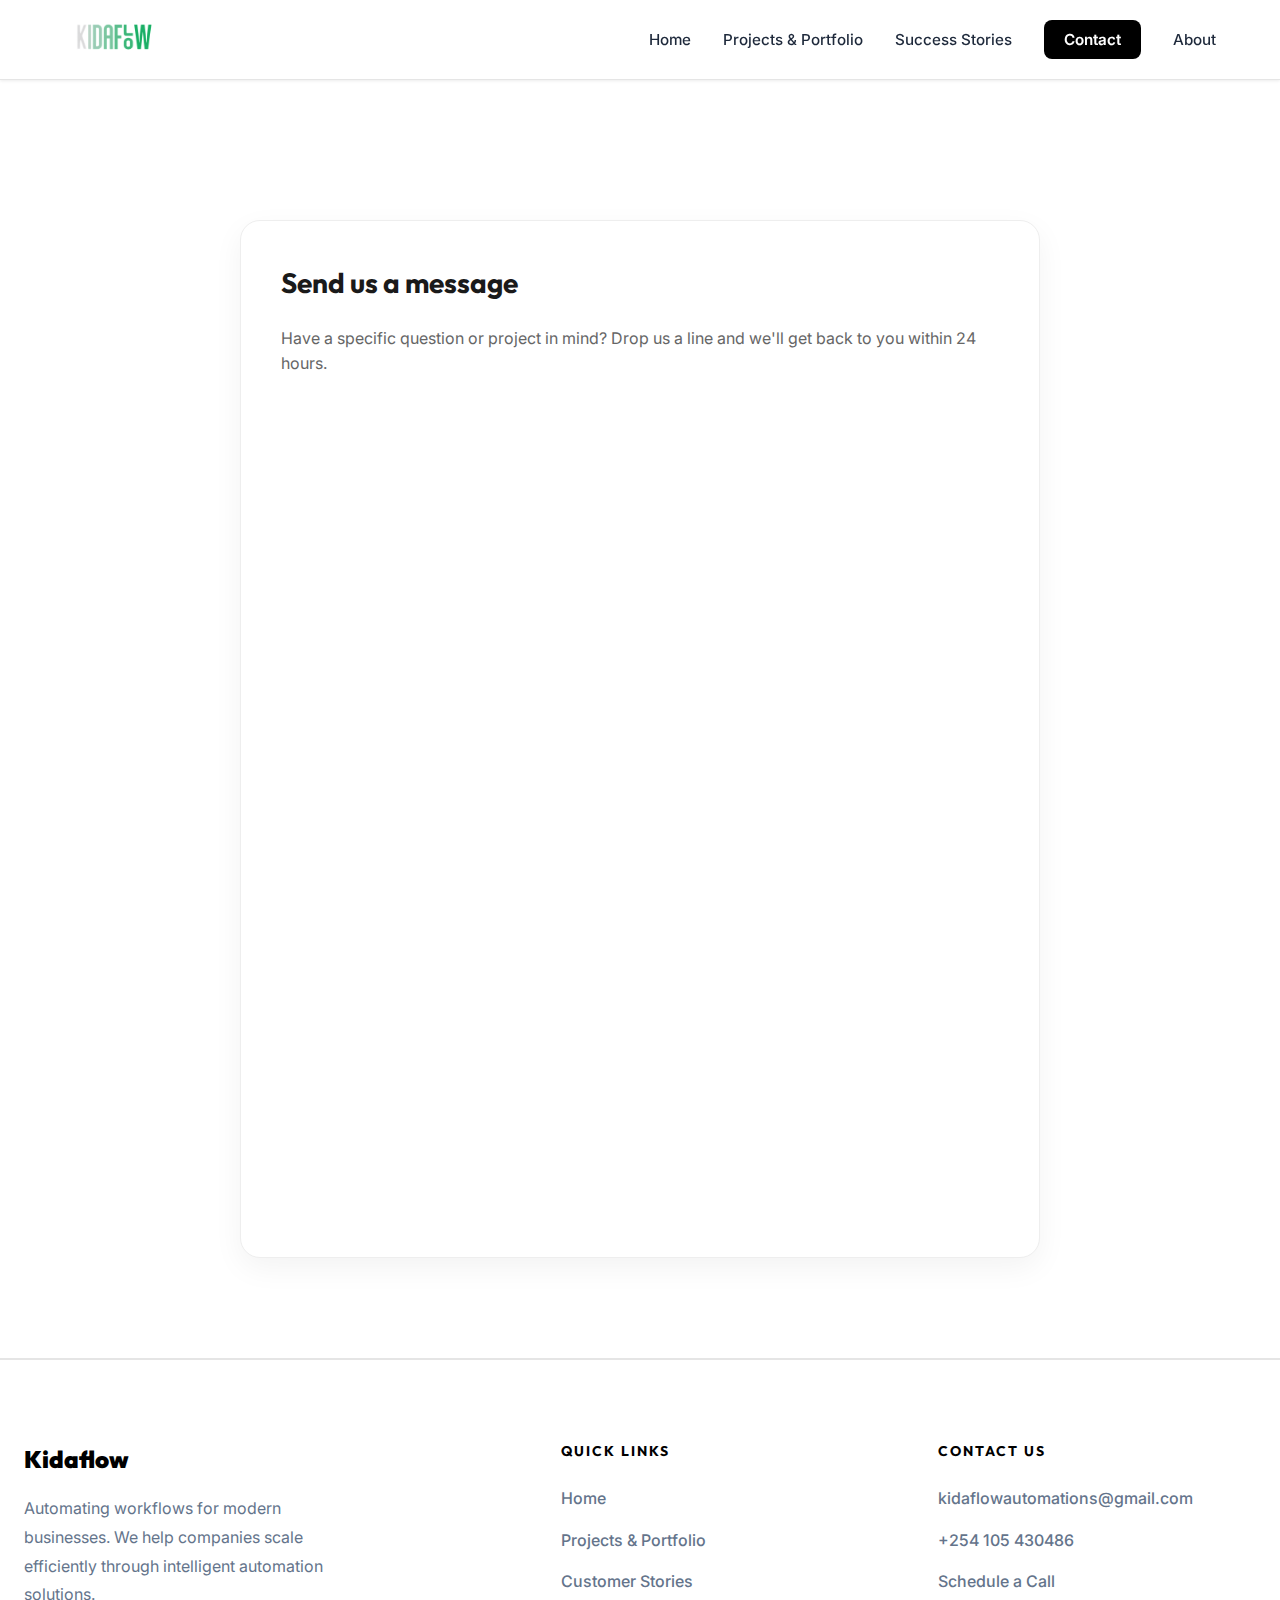
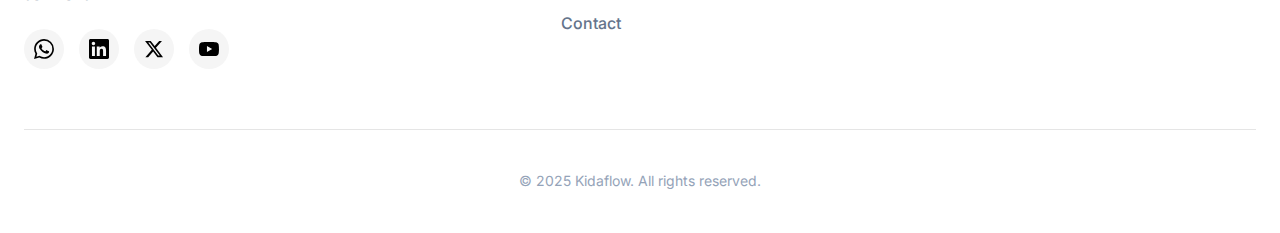
<file: contact.html>
<!DOCTYPE html>
<html lang="en">

<head>
    <meta charset="UTF-8">
    <meta name="viewport" content="width=device-width, initial-scale=1.0">
    <title>Contact Kidaflow | Business Transformation & Automation</title>
    <meta name="description"
        content="Get in touch with Kidaflow for business transformation, AI, and automation solutions.">
    <link rel="stylesheet" href="customers.css">
    <link rel="stylesheet" href="home-dynamic.css">
    <link
        href="https://fonts.googleapis.com/css2?family=Inter:wght@300;400;500;600;700;900&family=Outfit:wght@300;400;500;600;700;800;900&display=swap"
        rel="stylesheet">
    <style>
        .contact-sections {
            padding: 80px 0 100px;
        }

        .contact-grid {
            display: block;
            max-width: 800px;
            margin: 60px auto 0;
        }

        .contact-card {
            background: #fff;
            padding: 40px;
            border-radius: 20px;
            border: 1px solid #eee;
            box-shadow: 0 10px 30px rgba(0, 0, 0, 0.05);
        }

        .contact-card h2 {
            font-size: 1.75rem;
            font-weight: 700;
            margin-bottom: 20px;
            color: #1a1a1a;
        }

        .contact-card p {
            color: #666;
            margin-bottom: 30px;
        }

        #booking {
            scroll-margin-top: 100px;
        }

        .embed-container {
            min-height: 600px;
            width: 100%;
            overflow: hidden;
            border-radius: 12px;
        }

        /* Adjusting Tally iframe to blend in */
        .tally-container iframe {
            border: none;
        }
    </style>
</head>

<body>
    <!-- Navigation Bar -->
    <nav class="navbar">
        <div class="nav-logo">
            <a href="index.html">
                <img src="kidaflow_logo.png" alt="Kidaflow Logo">
            </a>
        </div>
        <ul class="nav-links">
            <li><a href="index.html" class="nav-link">Home</a></li>
            <li><a href="projects.html" class="nav-link">Projects & Portfolio</a></li>
            <li><a href="customers.html" class="nav-link">Success Stories</a></li>
            <li><a href="contact.html" class="nav-link highlight">Contact</a></li>
            <li><a href="about.html" class="nav-link">About</a></li>
        </ul>
        <div class="mobile-menu-btn">☰</div>
    </nav>


    <!-- Main Content Grid -->
    <section class="contact-sections">
        <div class="container">
            <div class="contact-grid">
                <div class="contact-card">
                    <h2>Send us a message</h2>
                    <p>Have a specific question or project in mind? Drop us a line and we'll get back to you within 24
                        hours.</p>
                    <div class="tally-container">
                        <iframe
                            data-tally-src="https://tally.so/embed/A7zk6y?alignLeft=1&hideTitle=1&transparentBackground=1&dynamicHeight=1"
                            loading="lazy" width="100%" height="802" frameborder="0" marginheight="0" marginwidth="0"
                            title="Contact Kidaflow "></iframe>
                        <script>var d = document, w = "https://tally.so/widgets/embed.js", v = function () { "undefined" != typeof Tally ? Tally.loadEmbeds() : d.querySelectorAll("iframe[data-tally-src]:not([src])").forEach((function (e) { e.src = e.dataset.tallySrc })) }; if ("undefined" != typeof Tally) v(); else if (d.querySelector('script[src="' + w + '"]') == null) { var s = d.createElement("script"); s.src = w, s.onload = v, s.onerror = v, d.body.appendChild(s); }</script>
                    </div>
                </div>
            </div>
        </div>
        </div>
    </section>

    <!-- Footer -->
    <footer class="footer">
        <div class="container">
            <div class="footer-content">
                <div class="footer-section">
                    <h3>Kidaflow</h3>
                    <p>Automating workflows for modern businesses. We help companies scale efficiently through
                        intelligent automation solutions.</p>
                    <div class="social-links">
                        <a href="https://api.whatsapp.com/send/?phone=254105430486&text&type=phone_number&app_absent=0"
                            class="social-icon" target="_blank" aria-label="WhatsApp">
                            <svg viewBox="0 0 24 24">
                                <path
                                    d="M17.472 14.382c-.297-.149-1.758-.867-2.03-.967-.273-.099-.471-.148-.67.15-.197.297-.767.966-.94 1.164-.173.199-.347.223-.644.075-.297-.15-1.255-.463-2.39-1.475-.883-.788-1.48-1.761-1.653-2.059-.173-.297-.018-.458.13-.606.134-.133.298-.347.446-.52.149-.174.198-.298.298-.497.099-.198.05-.371-.025-.52-.075-.149-.669-1.612-.916-2.207-.242-.579-.487-.5-.669-.51-.173-.008-.371-.01-.57-.01-.198 0-.52.074-.792.372-.272.297-1.04 1.016-1.04 2.479 0 1.462 1.065 2.875 1.213 3.074.149.198 2.096 3.2 5.077 4.487.709.306 1.262.489 1.694.625.712.227 1.36.195 1.871.118.571-.085 1.758-.719 2.006-1.413.248-.694.248-1.289.173-1.413-.074-.124-.272-.198-.57-.347m-5.421 7.403h-.004a9.87 9.87 0 01-5.031-1.378l-.361-.214-3.741.982.998-3.648-.235-.374a9.86 9.86 0 01-1.51-5.26c.001-5.45 4.436-9.884 9.888-9.884 2.64 0 5.122 1.03 6.988 2.898a9.825 9.825 0 012.893 6.994c-.003 5.45-4.437 9.884-9.885 9.884m8.413-18.297A11.815 11.815 0 0012.05 0C5.495 0 .16 5.335.157 11.892c0 2.096.547 4.142 1.588 5.945L.057 24l6.305-1.654a11.882 11.882 0 005.683 1.448h.005c6.554 0 11.89-5.335 11.893-11.893a11.821 11.821 0 00-3.48-8.413Z" />
                            </svg>
                        </a>
                        <a href="https://www.linkedin.com/company/kidaflow" class="social-icon" target="_blank"
                            aria-label="LinkedIn">
                            <svg viewBox="0 0 24 24">
                                <path
                                    d="M20.447 20.452h-3.554v-5.569c0-1.328-.027-3.037-1.852-3.037-1.853 0-2.136 1.445-2.136 2.939v5.667H9.351V9h3.414v1.561h.046c.477-.9 1.637-1.85 3.37-1.85 3.601 0 4.267 2.37 4.267 5.455v6.286zM5.337 7.433c-1.144 0-2.063-.926-2.063-2.065 0-1.138.92-2.063 2.063-2.063 1.14 0 2.064.925 2.064 2.063 0 1.139-.925 2.065-2.064 2.065zm1.782 13.019H3.555V9h3.564v11.452zM22.225 0H1.771C.792 0 0 .774 0 1.729v20.542C0 23.227.792 24 1.771 24h20.451C23.2 24 24 23.227 24 22.271V1.729C24 .774 23.2 0 22.222 0h.003z" />
                            </svg>
                        </a>
                        <a href="https://x.com/Kidaflow_auto/" class="social-icon" target="_blank" aria-label="X">
                            <svg viewBox="0 0 24 24">
                                <path
                                    d="M18.244 2.25h3.308l-7.227 8.26 8.502 11.24H16.17l-5.214-6.817L4.99 21.75H1.68l7.73-8.835L1.254 2.25H8.08l4.713 6.231zm-1.161 17.52h1.833L7.045 4.126H5.078z" />
                            </svg>
                        </a>
                        <a href="https://www.youtube.com/@kidaflowautomations" class="social-icon" target="_blank"
                            aria-label="YouTube">
                            <svg viewBox="0 0 24 24">
                                <path
                                    d="M23.498 6.186a3.016 3.016 0 0 0-2.122-2.136C19.505 3.545 12 3.545 12 3.545s-7.505 0-9.377.505A3.017 3.017 0 0 0 .502 6.186C0 8.07 0 12 0 12s0 3.93.502 5.814a3.016 3.016 0 0 0 2.122 2.136c1.871.505 9.376.505 9.376.505s7.505 0 9.377-.505a3.015 3.015 0 0 0 2.122-2.136C24 15.93 24 12 24 12s0-3.93-.502-5.814zM9.545 15.568V8.432L15.818 12l-6.273 3.568z" />
                            </svg>
                        </a>
                    </div>
                </div>
                <div class="footer-section">
                    <h4>Quick Links</h4>
                    <div class="footer-links">
                        <a href="index.html">Home</a>
                        <a href="projects.html">Projects & Portfolio</a>
                        <a href="customers.html">Customer Stories</a>
                        <a href="contact.html">Contact</a>
                    </div>
                </div>
                <div class="footer-section">
                    <h4>Contact Us</h4>
                    <div class="footer-links">
                        <a href="mailto:kidaflowautomations@gmail.com">kidaflowautomations@gmail.com</a>
                        <a href="tel:+254105430486">+254 105 430486</a>
                        <a href="javascript:void(0)" data-cal-link="kidaflow-automations/quick-discovery-website-form"
                            data-cal-namespace="quick-discovery-website-form"
                            data-cal-config='{"layout":"month_view"}'>Schedule a Call</a>
                    </div>
                </div>
            </div>
            <div class="footer-bottom">
                <p>&copy; 2025 Kidaflow. All rights reserved.</p>
            </div>
        </div>
    </footer>


    <script src="home-dynamic.js"></script>
    <script src="booking.js"></script>
</body>

</html>
</file>
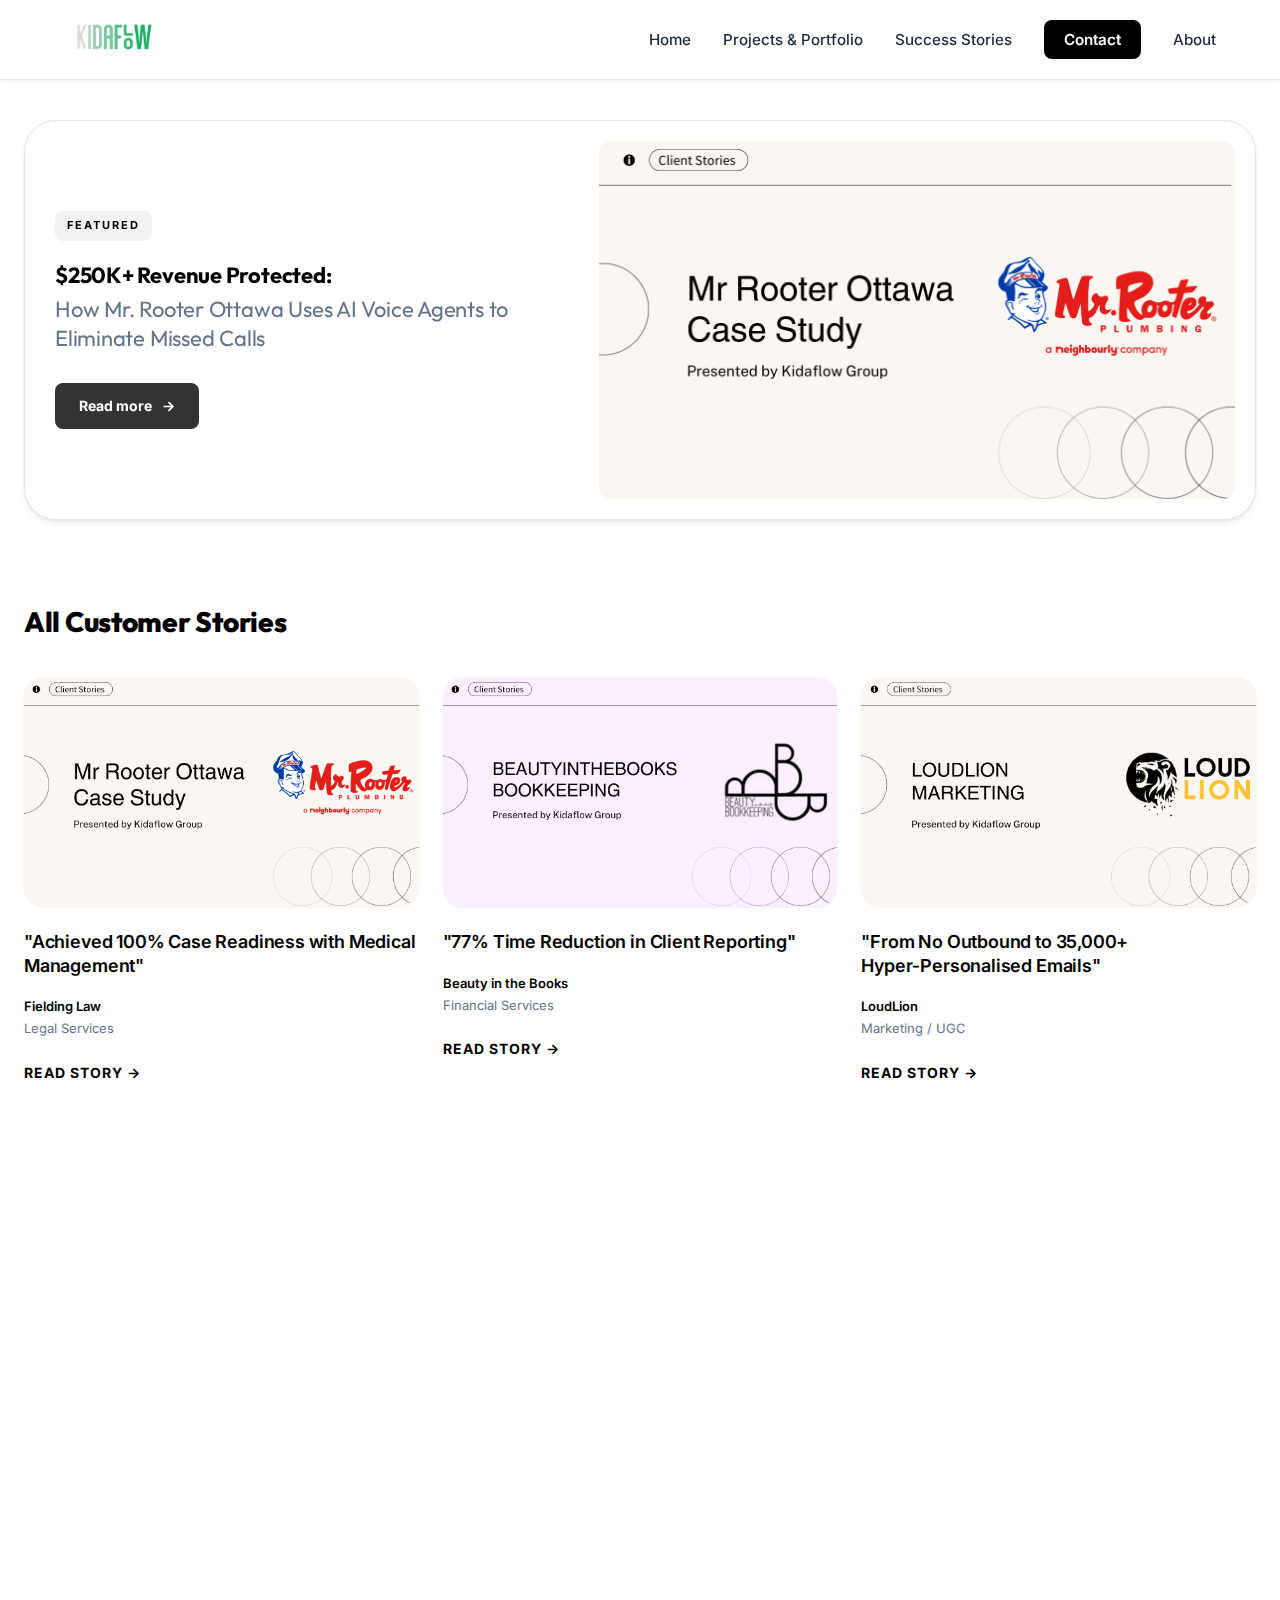
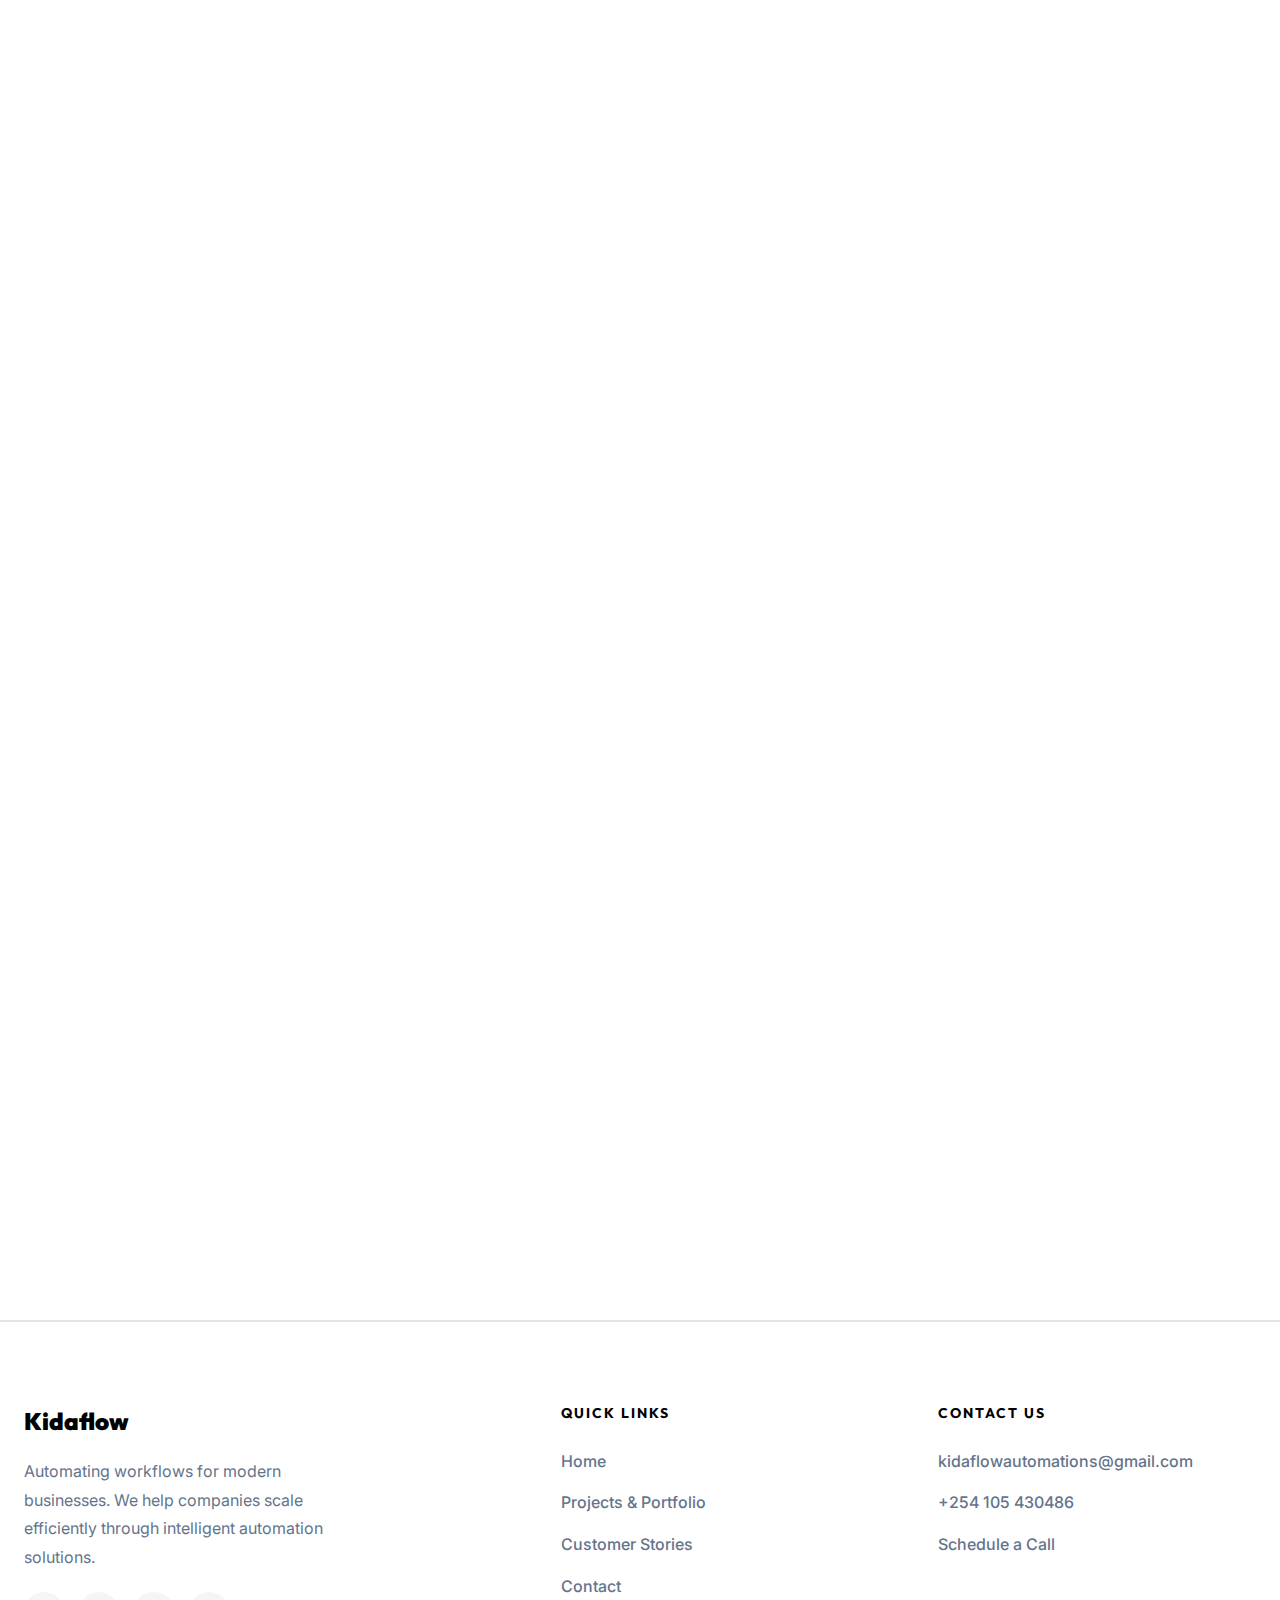
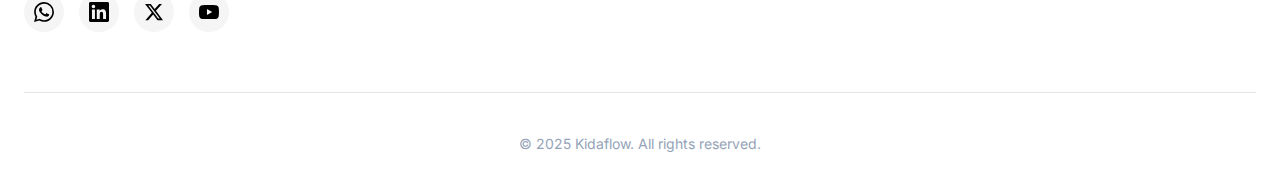
<file: customers.html>
<!DOCTYPE html>
<html lang="en">

<head>
    <meta charset="UTF-8">
    <meta name="viewport" content="width=device-width, initial-scale=1.0">
    <title>Customer Success Stories | Kidaflow Automations</title>
    <meta name="description"
        content="Discover how businesses are transforming their operations with Kidaflow's automation solutions. Read real customer success stories and case studies.">
    <link rel="stylesheet" href="customers.css">
    <link
        href="https://fonts.googleapis.com/css2?family=Inter:wght@300;400;500;600;700;900&family=Outfit:wght@300;400;500;600;700;800;900&display=swap"
        rel="stylesheet">
</head>

<body>
    <!-- Header -->
    <!-- Navigation Bar -->
    <nav class="navbar">
        <div class="nav-logo">
            <a href="index.html">
                <img src="kidaflow_logo.png" alt="Kidaflow Logo">
            </a>
        </div>
        <ul class="nav-links">
            <li><a href="index.html" class="nav-link">Home</a></li>
            <li><a href="projects.html" class="nav-link">Projects & Portfolio</a></li>
            <li><a href="customers.html" class="nav-link">Success Stories</a></li>
            <li><a href="contact.html" class="nav-link highlight">Contact</a></li>
            <li><a href="about.html" class="nav-link">About</a></li>
        </ul>
        <div class="mobile-menu-btn">☰</div>
    </nav>

    <!-- Featured Customer Stories -->
    <section class="featured-stories">
        <div class="container">
            <div class="featured-wrapper">
                <!-- Featured Story 1 (Large) -->
                <div class="featured-card fade-in-up">
                    <div class="featured-content">
                        <span class="featured-label">FEATURED</span>
                        <h2 class="featured-title"><strong>$250K+ Revenue Protected:</strong> <span>How Mr. Rooter
                                Ottawa Uses AI Voice Agents to Eliminate Missed Calls</span></h2>
                        <a href="case-studies/mr-rooter.html" class="read-more-link">
                            Read more <span class="arrow">→</span>
                        </a>
                    </div>
                    <div class="featured-image-container">
                        <img src="Client Stories/1.png" alt="Mr. Rooter Success Story" loading="lazy">
                    </div>
                </div>
            </div>
        </div>
    </section>

    <!-- All Customer Stories Grid -->
    <section class="all-stories">
        <div class="container">
            <h2 class="section-title fade-in-up" style="text-align: left; margin-bottom: 32px;">All Customer Stories
            </h2>

            <div class="stories-grid">
                <!-- Story Card (Fielding Law - Previously Featured) -->
                <div class="customer-card fade-in-up">
                    <div class="customer-image">
                        <img src="Client Stories/1.png" alt="Fielding Law Success Story" loading="lazy">
                    </div>
                    <div class="customer-content">
                        <h3 class="customer-quote">"Achieved 100% Case Readiness with Medical Management"</h3>
                        <p class="customer-attribution">
                            <span class="company-name" style="display:block; margin-bottom: 4px;">Fielding Law</span>
                            <span class="industry"
                                style="display:block; color: var(--color-text-secondary); font-weight: 400;">Legal
                                Services</span>
                        </p>
                        <a href="case-studies/client-1.html" class="read-more">
                            Read Story →
                        </a>
                    </div>
                </div>

                <!-- Story Card 1 -->
                <div class="customer-card fade-in-up">
                    <div class="customer-image">
                        <img src="Client Stories/3.png" alt="Client Project" loading="lazy">
                    </div>
                    <div class="customer-content">
                        <h3 class="customer-quote">"77% Time Reduction in Client Reporting"</h3>
                        <p class="customer-attribution">
                            <span class="company-name" style="display:block; margin-bottom: 4px;">Beauty in the
                                Books</span>
                            <span class="industry"
                                style="display:block; color: var(--color-text-secondary); font-weight: 400;">Financial
                                Services</span>
                        </p>
                        <a href="case-studies/beauty-in-the-books.html" class="read-more">
                            Read Story →
                        </a>
                    </div>
                </div>

                <!-- Story Card 2 -->
                <div class="customer-card fade-in-up">
                    <div class="customer-image">
                        <img src="Client Stories/4.png" alt="Client Project" loading="lazy">
                    </div>
                    <div class="customer-content">
                        <h3 class="customer-quote">"From No Outbound to 35,000+ Hyper‑Personalised Emails"</h3>
                        <p class="customer-attribution">
                            <span class="company-name" style="display:block; margin-bottom: 4px;">LoudLion</span>
                            <span class="industry"
                                style="display:block; color: var(--color-text-secondary); font-weight: 400;">Marketing /
                                UGC</span>
                        </p>
                        <a href="case-studies/loudlion.html" class="read-more">
                            Read Story →
                        </a>
                    </div>
                </div>

                <!-- Story Card 3 -->
                <div class="customer-card fade-in-up">
                    <div class="customer-image">
                        <img src="Client Stories/5.png" alt="Client Project" loading="lazy">
                    </div>
                    <div class="customer-content">
                        <h3 class="customer-quote">"Automated our reporting workflow completely"</h3>
                        <p class="customer-attribution">
                            <span class="company-name" style="display:block; margin-bottom: 4px;">Marketing
                                Agency</span>
                            <span class="industry"
                                style="display:block; color: var(--color-text-secondary); font-weight: 400;">Agency
                                Services</span>
                        </p>
                        <a href="case-studies/client-5.html" class="read-more">
                            Read Story →
                        </a>
                    </div>
                </div>

                <!-- Story Card 4 -->
                <div class="customer-card fade-in-up">
                    <div class="customer-image">
                        <img src="Client Stories/6.png" alt="Client Project" loading="lazy">
                    </div>
                    <div class="customer-content">
                        <h3 class="customer-quote">"From Missed Leads to a Central “Lead Nerve Center”"</h3>
                        <p class="customer-attribution">
                            <span class="company-name" style="display:block; margin-bottom: 4px;">Beva Homes</span>
                            <span class="industry"
                                style="display:block; color: var(--color-text-secondary); font-weight: 400;">Real
                                Estate</span>
                        </p>
                        <a href="case-studies/beva-homes.html" class="read-more">
                            Read Story →
                        </a>
                    </div>
                </div>

                <!-- Story Card 5 -->
                <div class="customer-card fade-in-up">
                    <div class="customer-image">
                        <img src="Client Stories/7.png" alt="Client Project" loading="lazy">
                    </div>
                    <div class="customer-content">
                        <h3 class="customer-quote">"Our team productivity increased by 40%"</h3>
                        <p class="customer-attribution">
                            <span class="company-name" style="display:block; margin-bottom: 4px;">Logistics
                                Company</span>
                            <span class="industry"
                                style="display:block; color: var(--color-text-secondary); font-weight: 400;">Logistics &
                                Operations</span>
                        </p>
                        <a href="case-studies/client-7.html" class="read-more">
                            Read Story →
                        </a>
                    </div>
                </div>

                <!-- Story Card 6 -->
                <div class="customer-card fade-in-up">
                    <div class="customer-image">
                        <img src="Client Stories/8.png" alt="Client Project" loading="lazy">
                    </div>
                    <div class="customer-content">
                        <h3 class="customer-quote">"Perfect solution for our complex workflows"</h3>
                        <p class="customer-attribution">
                            <span class="company-name" style="display:block; margin-bottom: 4px;">Manufacturing
                                Firm</span>
                            <span class="industry"
                                style="display:block; color: var(--color-text-secondary); font-weight: 400;">Manufacturing</span>
                        </p>
                        <a href="case-studies/client-8.html" class="read-more">
                            Read Story →
                        </a>
                    </div>
                </div>

                <!-- Story Card 7 -->
                <div class="customer-card fade-in-up">
                    <div class="customer-image">
                        <img src="Client Stories/9.png" alt="Client Project" loading="lazy">
                    </div>
                    <div class="customer-content">
                        <h3 class="customer-quote">"ROI was visible within the first month"</h3>
                        <p class="customer-attribution">
                            <span class="company-name" style="display:block; margin-bottom: 4px;">Retail Chain</span>
                            <span class="industry"
                                style="display:block; color: var(--color-text-secondary); font-weight: 400;">Retail</span>
                        </p>
                        <a href="case-studies/client-9.html" class="read-more">
                            Read Story →
                        </a>
                    </div>
                </div>

                <!-- Story Card 8 -->
                <div class="customer-card fade-in-up">
                    <div class="customer-image">
                        <img src="Client Stories/10.png" alt="Client Project" loading="lazy">
                    </div>
                    <div class="customer-content">
                        <h3 class="customer-quote">"Scaled our operations without adding headcount"</h3>
                        <p class="customer-attribution">
                            <span class="company-name" style="display:block; margin-bottom: 4px;">Growth-Stage
                                Startup</span>
                            <span class="industry"
                                style="display:block; color: var(--color-text-secondary); font-weight: 400;">Technology</span>
                        </p>
                        <a href="case-studies/client-10.html" class="read-more">
                            Read Story →
                        </a>
                    </div>
                </div>

                <!-- Story Card 9 -->
                <div class="customer-card fade-in-up">
                    <div class="customer-image">
                        <img src="Client Stories/11.png" alt="Client Project" loading="lazy">
                    </div>
                    <div class="customer-content">
                        <h3 class="customer-quote">"Game-changing automation for our business"</h3>
                        <p class="customer-attribution">
                            <span class="company-name" style="display:block; margin-bottom: 4px;">EdTech Platform</span>
                            <span class="industry"
                                style="display:block; color: var(--color-text-secondary); font-weight: 400;">Education
                                Technology</span>
                        </p>
                        <a href="case-studies/client-11.html" class="read-more">
                            Read Story →
                        </a>
                    </div>
                </div>
            </div>
        </div>
    </section>

    <!-- CTA Section -->
    <section class="cta-section fade-in-up">
        <div class="container">
            <div class="cta-content">
                <h2>Ready to transform your operations?</h2>
                <p>Join hundreds of businesses automating their processes with Kidaflow</p>
                <a href="javascript:void(0)" data-cal-link="kidaflow-automations/quick-discovery-website-form"
                    data-cal-namespace="quick-discovery-website-form" data-cal-config='{"layout":"month_view"}'
                    class="btn-cta">Schedule a Free Consultation</a>
            </div>
        </div>
    </section>

    <!-- Footer -->
    <footer class="footer">
        <div class="container">
            <div class="footer-content">
                <div class="footer-section">
                    <h3>Kidaflow</h3>
                    <p>Automating workflows for modern businesses. We help companies scale efficiently through
                        intelligent automation solutions.</p>
                    <div class="social-links">
                        <a href="https://api.whatsapp.com/send/?phone=254105430486&text&type=phone_number&app_absent=0"
                            class="social-icon" target="_blank" aria-label="WhatsApp">
                            <svg viewBox="0 0 24 24">
                                <path
                                    d="M17.472 14.382c-.297-.149-1.758-.867-2.03-.967-.273-.099-.471-.148-.67.15-.197.297-.767.966-.94 1.164-.173.199-.347.223-.644.075-.297-.15-1.255-.463-2.39-1.475-.883-.788-1.48-1.761-1.653-2.059-.173-.297-.018-.458.13-.606.134-.133.298-.347.446-.52.149-.174.198-.298.298-.497.099-.198.05-.371-.025-.52-.075-.149-.669-1.612-.916-2.207-.242-.579-.487-.5-.669-.51-.173-.008-.371-.01-.57-.01-.198 0-.52.074-.792.372-.272.297-1.04 1.016-1.04 2.479 0 1.462 1.065 2.875 1.213 3.074.149.198 2.096 3.2 5.077 4.487.709.306 1.262.489 1.694.625.712.227 1.36.195 1.871.118.571-.085 1.758-.719 2.006-1.413.248-.694.248-1.289.173-1.413-.074-.124-.272-.198-.57-.347m-5.421 7.403h-.004a9.87 9.87 0 01-5.031-1.378l-.361-.214-3.741.982.998-3.648-.235-.374a9.86 9.86 0 01-1.51-5.26c.001-5.45 4.436-9.884 9.888-9.884 2.64 0 5.122 1.03 6.988 2.898a9.825 9.825 0 012.893 6.994c-.003 5.45-4.437 9.884-9.885 9.884m8.413-18.297A11.815 11.815 0 0012.05 0C5.495 0 .16 5.335.157 11.892c0 2.096.547 4.142 1.588 5.945L.057 24l6.305-1.654a11.882 11.882 0 005.683 1.448h.005c6.554 0 11.89-5.335 11.893-11.893a11.821 11.821 0 00-3.48-8.413Z" />
                            </svg>
                        </a>
                        <a href="https://www.linkedin.com/company/kidaflow" class="social-icon" target="_blank"
                            aria-label="LinkedIn">
                            <svg viewBox="0 0 24 24">
                                <path
                                    d="M20.447 20.452h-3.554v-5.569c0-1.328-.027-3.037-1.852-3.037-1.853 0-2.136 1.445-2.136 2.939v5.667H9.351V9h3.414v1.561h.046c.477-.9 1.637-1.85 3.37-1.85 3.601 0 4.267 2.37 4.267 5.455v6.286zM5.337 7.433c-1.144 0-2.063-.926-2.063-2.065 0-1.138.92-2.063 2.063-2.063 1.14 0 2.064.925 2.064 2.063 0 1.139-.925 2.065-2.064 2.065zm1.782 13.019H3.555V9h3.564v11.452zM22.225 0H1.771C.792 0 0 .774 0 1.729v20.542C0 23.227.792 24 1.771 24h20.451C23.2 24 24 23.227 24 22.271V1.729C24 .774 23.2 0 22.222 0h.003z" />
                            </svg>
                        </a>
                        <a href="https://x.com/Kidaflow_auto/" class="social-icon" target="_blank" aria-label="X">
                            <svg viewBox="0 0 24 24">
                                <path
                                    d="M18.244 2.25h3.308l-7.227 8.26 8.502 11.24H16.17l-5.214-6.817L4.99 21.75H1.68l7.73-8.835L1.254 2.25H8.08l4.713 6.231zm-1.161 17.52h1.833L7.045 4.126H5.078z" />
                            </svg>
                        </a>
                        <a href="https://www.youtube.com/@kidaflowautomations" class="social-icon" target="_blank"
                            aria-label="YouTube">
                            <svg viewBox="0 0 24 24">
                                <path
                                    d="M23.498 6.186a3.016 3.016 0 0 0-2.122-2.136C19.505 3.545 12 3.545 12 3.545s-7.505 0-9.377.505A3.017 3.017 0 0 0 .502 6.186C0 8.07 0 12 0 12s0 3.93.502 5.814a3.016 3.016 0 0 0 2.122 2.136c1.871.505 9.376.505 9.376.505s7.505 0 9.377-.505a3.015 3.015 0 0 0 2.122-2.136C24 15.93 24 12 24 12s0-3.93-.502-5.814zM9.545 15.568V8.432L15.818 12l-6.273 3.568z" />
                            </svg>
                        </a>
                    </div>
                </div>
                <div class="footer-section">
                    <h4>Quick Links</h4>
                    <div class="footer-links">
                        <a href="index.html">Home</a>
                        <a href="projects.html">Projects & Portfolio</a>
                        <a href="customers.html">Customer Stories</a>
                        <a href="contact.html">Contact</a>
                    </div>
                </div>
                <div class="footer-section">
                    <h4>Contact Us</h4>
                    <div class="footer-links">
                        <a href="mailto:kidaflowautomations@gmail.com">kidaflowautomations@gmail.com</a>
                        <a href="tel:+254105430486">+254 105 430486</a>
                        <a href="javascript:void(0)" data-cal-link="kidaflow-automations/quick-discovery-website-form"
                            data-cal-namespace="quick-discovery-website-form"
                            data-cal-config='{"layout":"month_view"}'>Schedule a Call</a>
                    </div>
                </div>
            </div>
            <div class="footer-bottom">
                <p>&copy; 2025 Kidaflow. All rights reserved.</p>
            </div>
        </div>
    </footer>


    <script src="customers.js"></script>
    <script src="booking.js"></script>
</body>

</html>
</file>
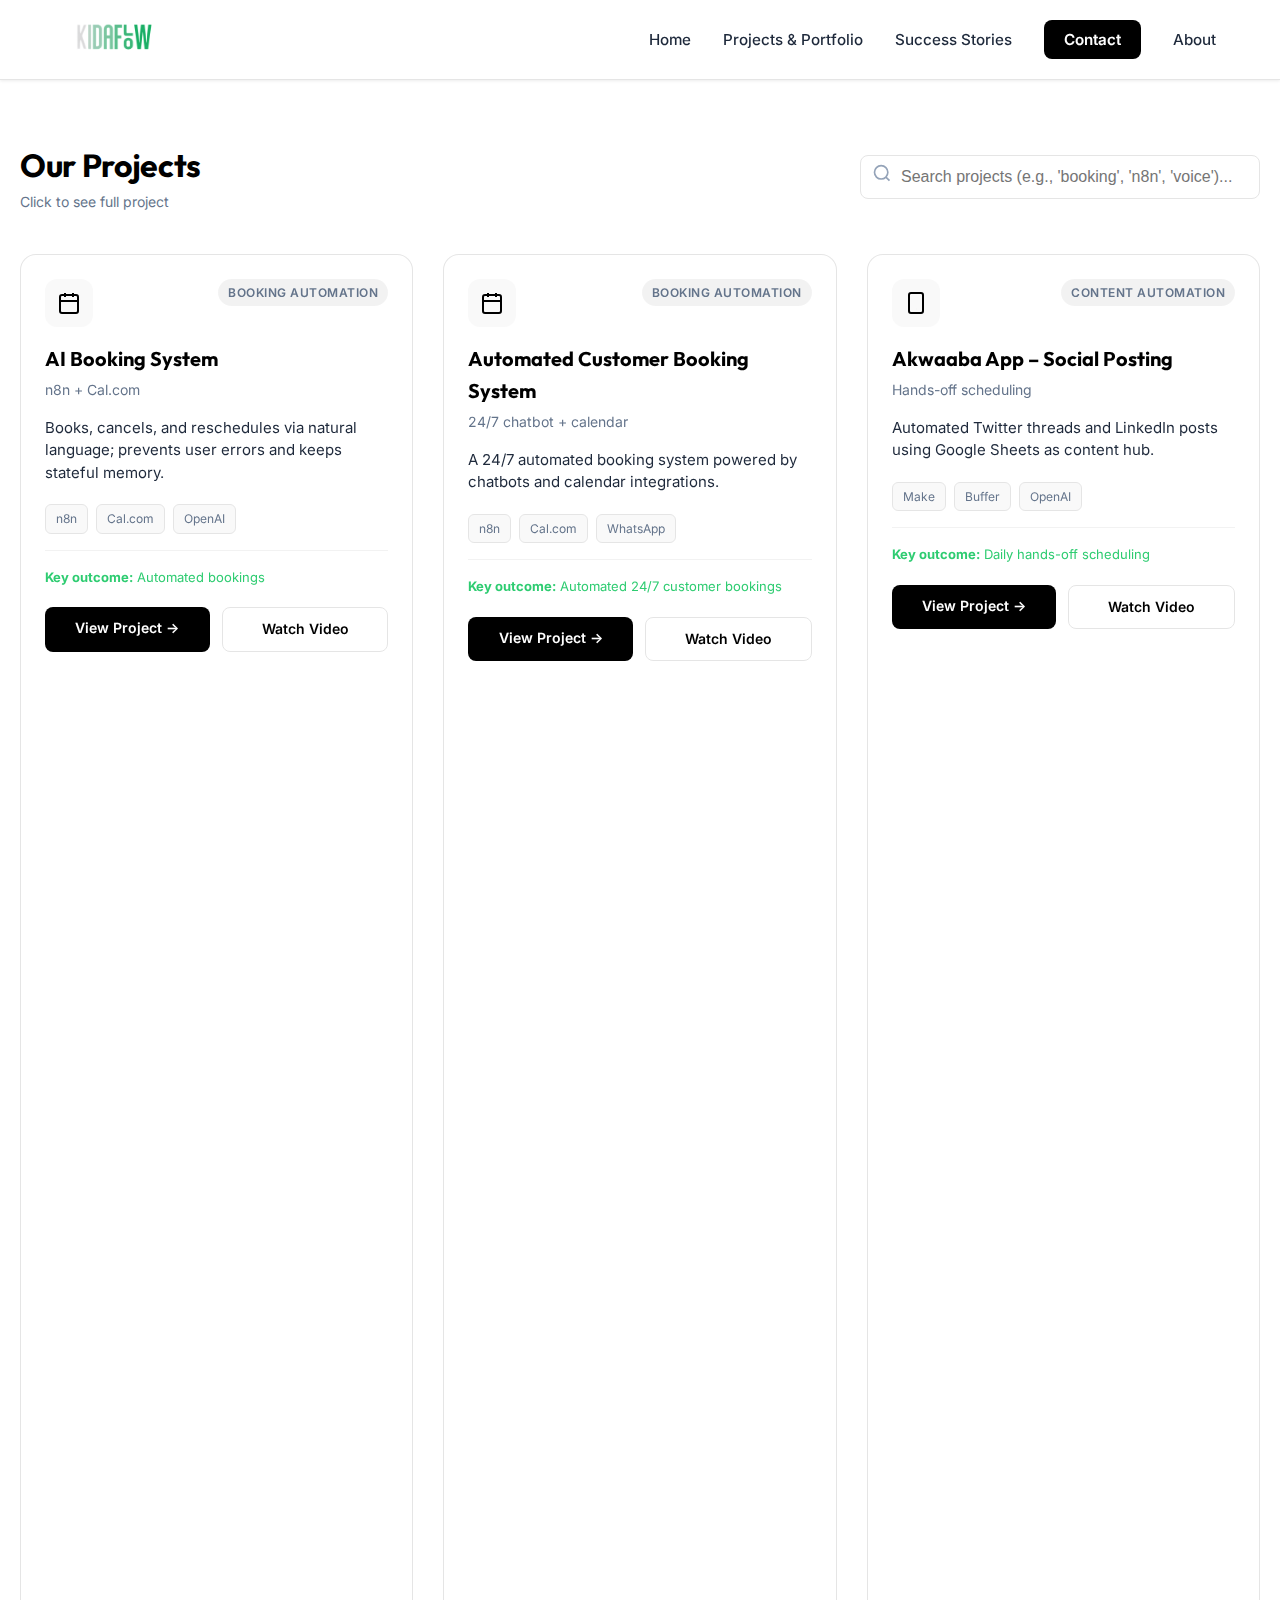
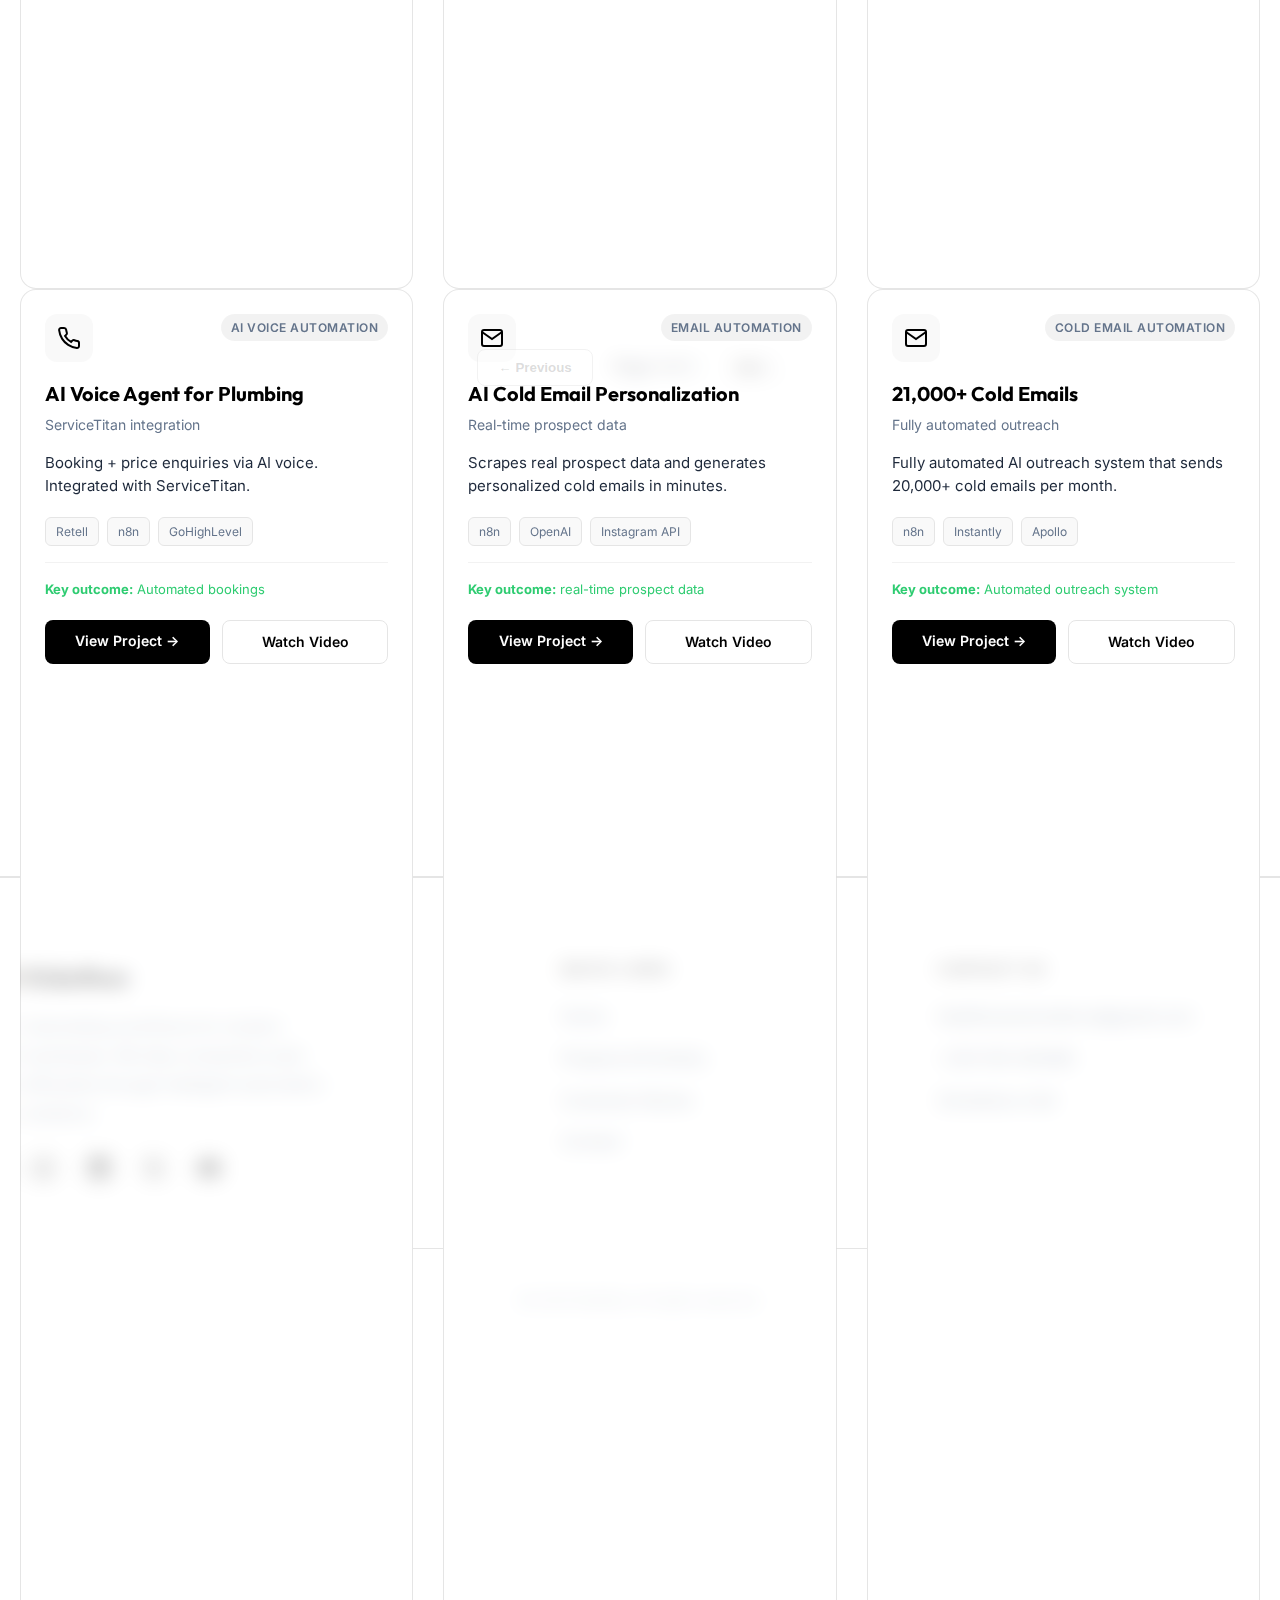
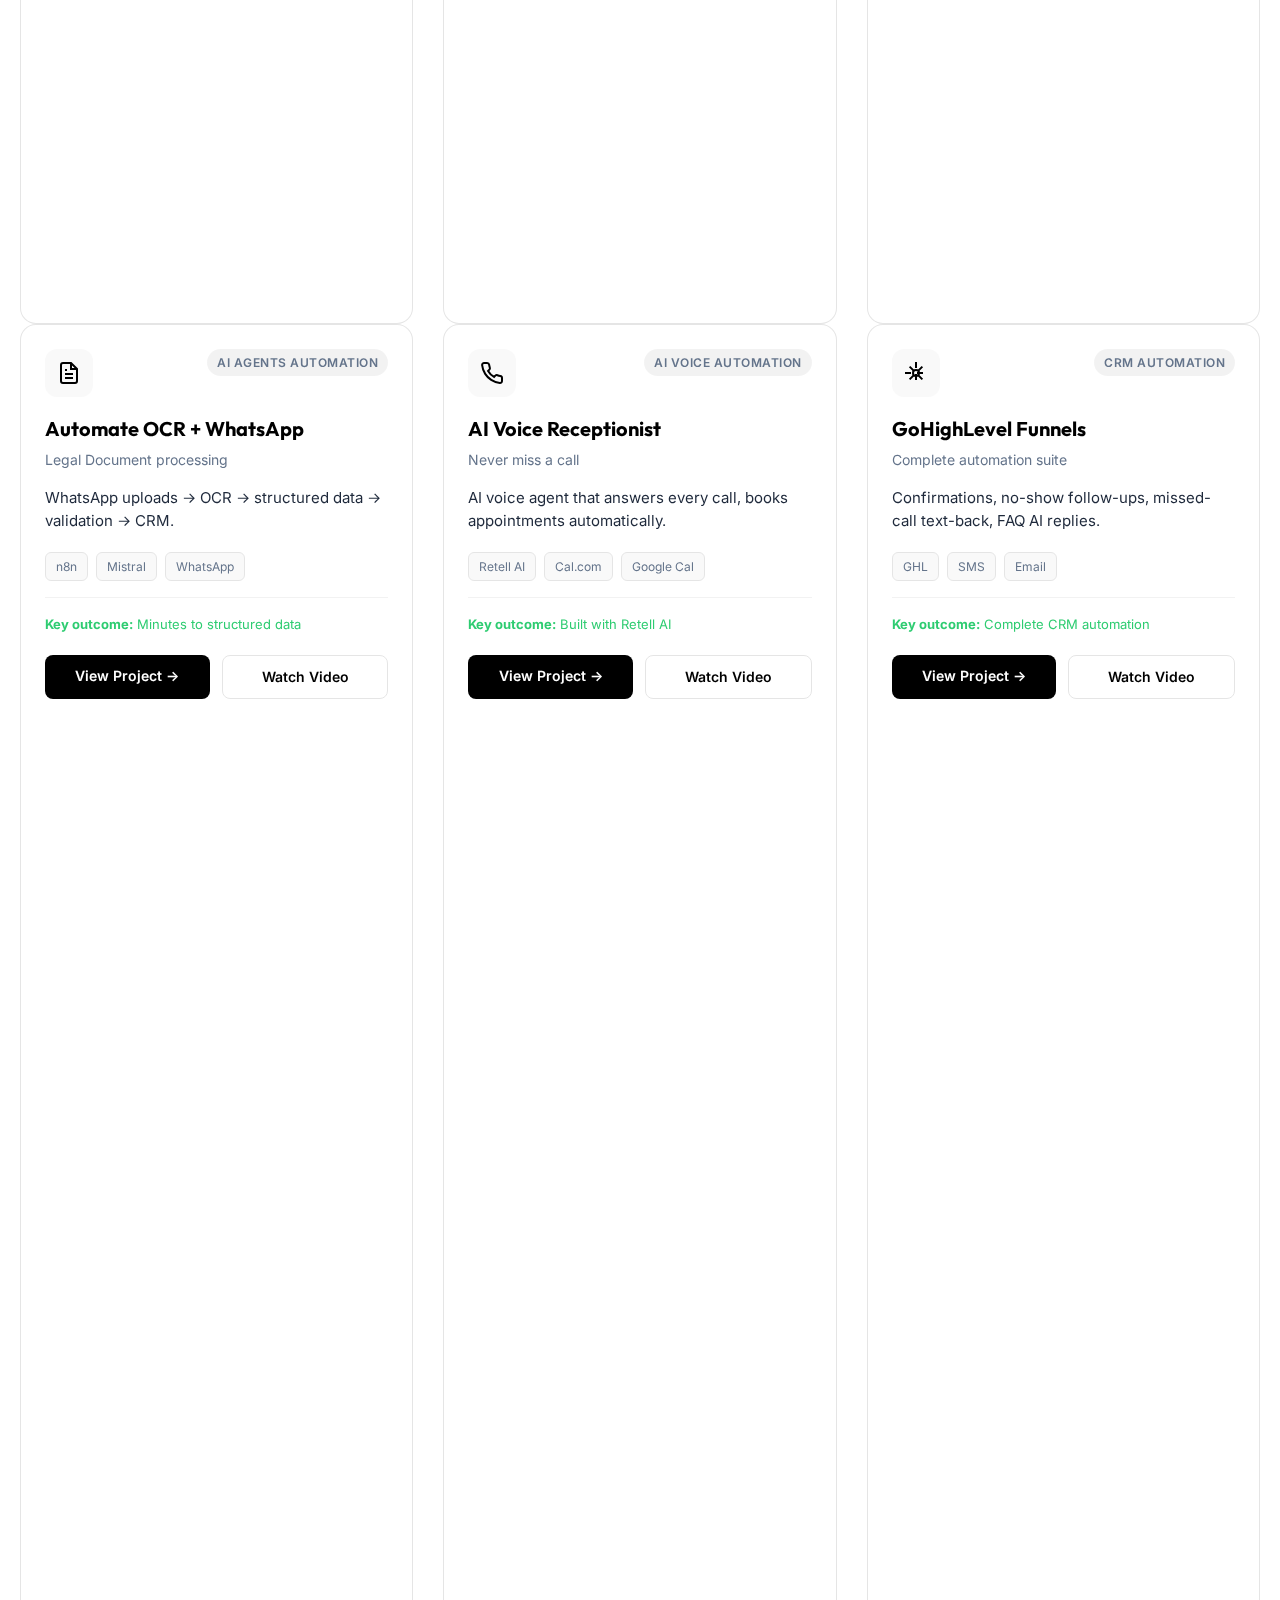
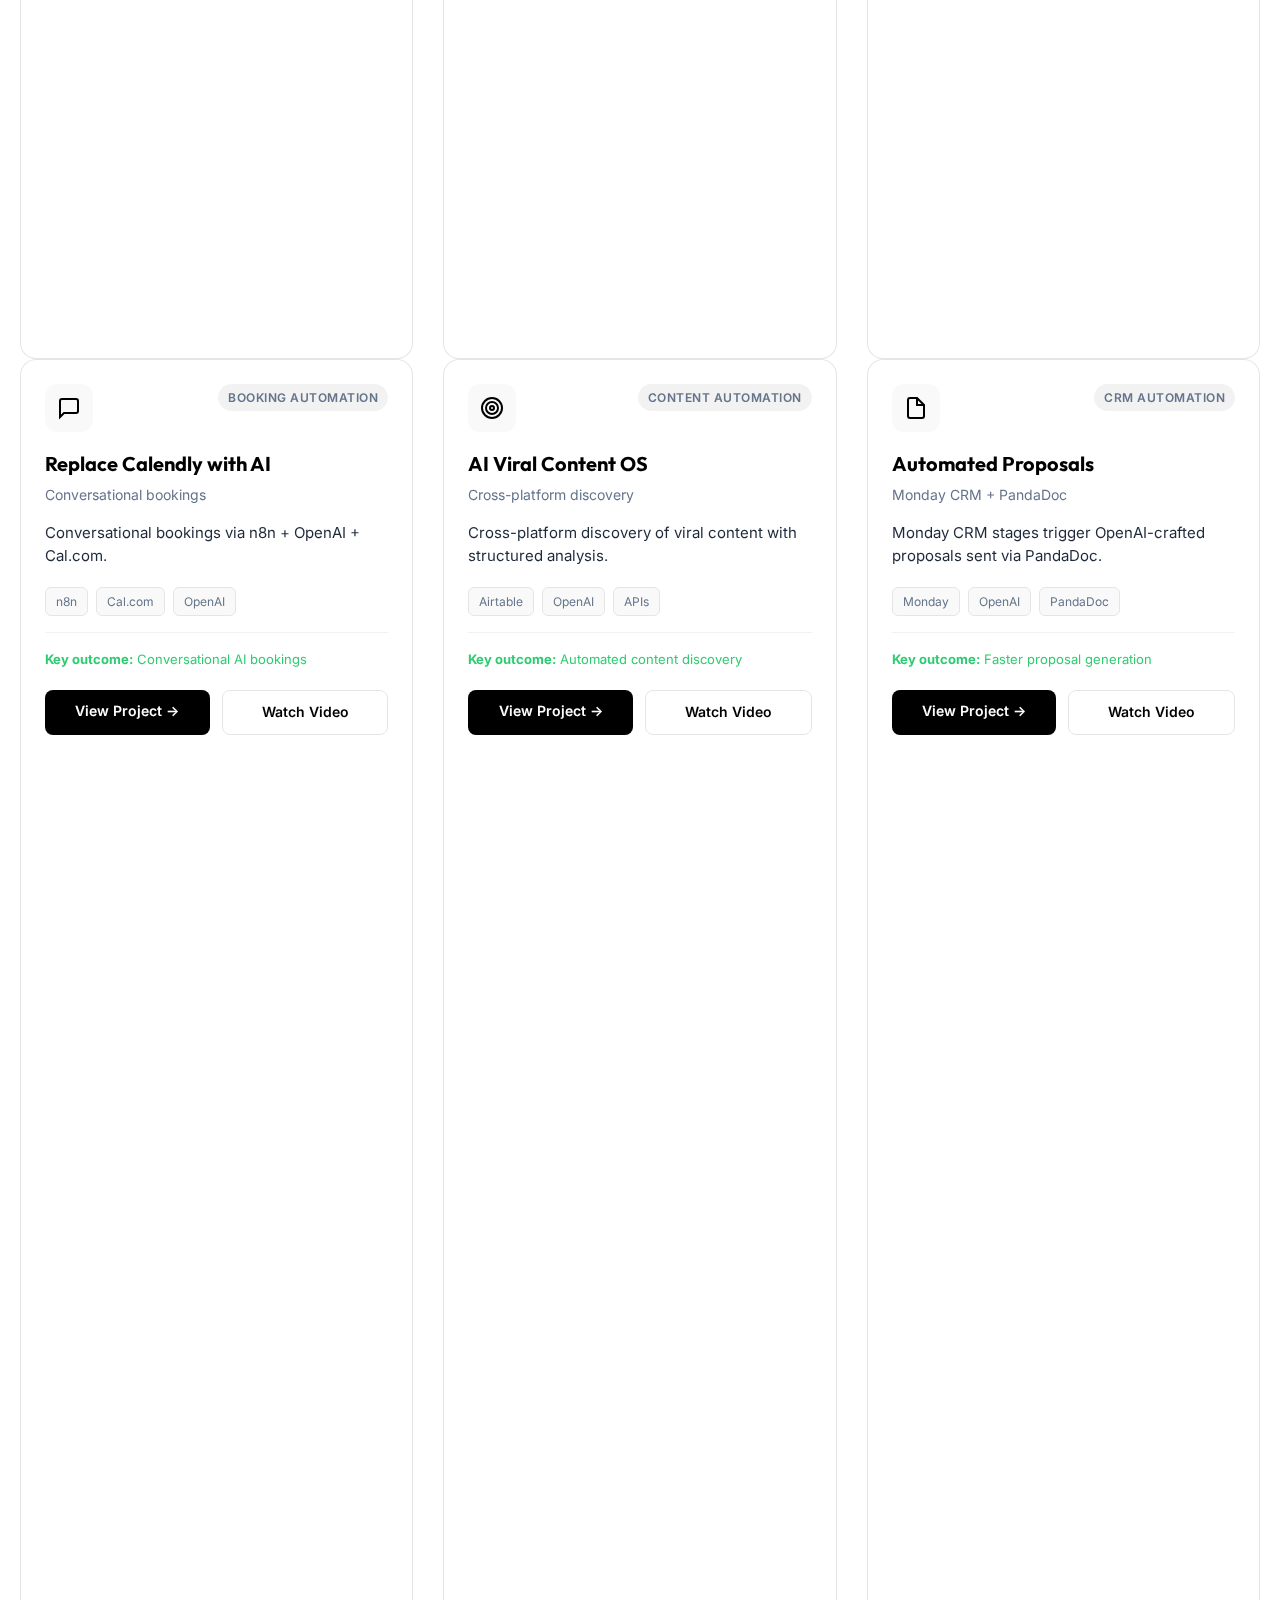
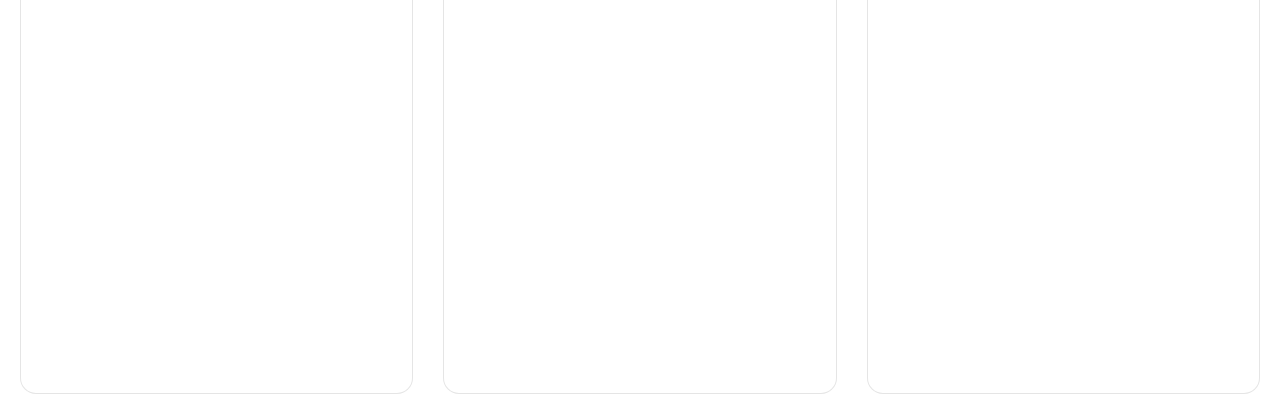
<file: projects.html>
<!DOCTYPE html>
<html lang="en">

<head>
    <meta charset="UTF-8">
    <meta name="viewport" content="width=device-width, initial-scale=1.0">
    <title>Projects & Portfolio | Kidaflow Automations</title>
    <meta name="description"
        content="Explore Kidaflow's portfolio of AI automation projects. Interactive workflow diagram showcasing our custom AI agents and intelligent automation solutions.">
    <link rel="stylesheet" href="customers.css">
    <link rel="stylesheet" href="projects-workflow.css">
    <link
        href="https://fonts.googleapis.com/css2?family=Inter:wght@300;400;500;600;700;900&family=Outfit:wght@300;400;500;600;700;800;900&display=swap"
        rel="stylesheet">
</head>

<body>
    <!-- Navigation Bar -->
    <nav class="navbar">
        <div class="nav-logo">
            <a href="index.html">
                <img src="kidaflow_logo.png" alt="Kidaflow Logo">
            </a>
        </div>
        <ul class="nav-links">
            <li><a href="index.html" class="nav-link">Home</a></li>
            <li><a href="projects.html" class="nav-link">Projects & Portfolio</a></li>
            <li><a href="customers.html" class="nav-link">Success Stories</a></li>
            <li><a href="contact.html" class="nav-link highlight">Contact</a></li>
            <li><a href="about.html" class="nav-link">About</a></li>
        </ul>
        <div class="mobile-menu-btn">☰</div>
    </nav>

    <!-- Workflow Diagram Section -->
    <section class="workflow-section">
        <div class="container-fluid">
            <!-- Header & Legend -->
            <div class="workflow-header">
                <div class="header-content">
                    <h2 class="section-title">Our Projects</h2>
                    <p class="section-hint">Click to see full project</p>
                </div>
                <div class="search-wrapper">
                    <div class="search-icon">
                        <svg width="20" height="20" viewBox="0 0 24 24" fill="none" stroke="currentColor"
                            stroke-width="2">
                            <circle cx="11" cy="11" r="8"></circle>
                            <line x1="21" y1="21" x2="16.65" y2="16.65"></line>
                        </svg>
                    </div>
                    <input type="text" id="projectSearch" class="search-input"
                        placeholder="Search projects (e.g., 'booking', 'n8n', 'voice')...">
                </div>
            </div>

            <!-- Workflow Canvas -->
            <div class="workflow-canvas" id="workflowCanvas">
                <div class="projects-grid" id="projectsGrid">
                    <!-- Flat list of nodes -->

                    <!-- Node 1 -->
                    <div class="project-node regular" data-project="ai-booking">
                        <div class="node-header">
                            <div class="node-icon"><svg viewBox="0 0 24 24">
                                    <rect x="3" y="4" width="18" height="18" rx="2" />
                                    <line x1="16" y1="2" x2="16" y2="6" />
                                    <line x1="8" y1="2" x2="8" y2="6" />
                                    <line x1="3" y1="10" x2="21" y2="10" />
                                </svg></div>
                            <div class="node-badge">Booking Automation</div>
                        </div>
                        <h3 class="node-title">AI Booking System</h3>
                        <p class="node-subtitle">n8n + Cal.com</p>
                        <div class="node-details">
                            <p class="node-description">Books, cancels, and reschedules via natural language; prevents
                                user errors and keeps stateful memory.</p>
                            <div class="node-tags"><span class="tag">n8n</span><span class="tag">Cal.com</span><span
                                    class="tag">OpenAI</span></div>
                            <div class="node-outcome"><strong>Key outcome:</strong> Automated bookings</div>
                            <div class="node-actions"><a href="#" class="btn-view">View Project →</a><a href="#"
                                    class="btn-video">Watch Video</a></div>
                        </div>
                    </div>

                    <!-- Node 2 -->
                    <div class="project-node regular" data-project="customer-booking">
                        <div class="node-header">
                            <div class="node-icon"><svg viewBox="0 0 24 24">
                                    <rect x="3" y="4" width="18" height="18" rx="2" />
                                    <line x1="16" y1="2" x2="16" y2="6" />
                                    <line x1="8" y1="2" x2="8" y2="6" />
                                    <line x1="3" y1="10" x2="21" y2="10" />
                                </svg></div>
                            <div class="node-badge">Booking Automation</div>
                        </div>
                        <h3 class="node-title">Automated Customer Booking System</h3>
                        <p class="node-subtitle">24/7 chatbot + calendar</p>
                        <div class="node-details">
                            <p class="node-description">A 24/7 automated booking system powered by chatbots and calendar
                                integrations.</p>
                            <div class="node-tags"><span class="tag">n8n</span><span class="tag">Cal.com</span><span
                                    class="tag">WhatsApp</span></div>
                            <div class="node-outcome"><strong>Key outcome:</strong> Automated 24/7 customer bookings
                            </div>
                            <div class="node-actions"><a href="#" class="btn-view">View Project →</a><a href="#"
                                    class="btn-video">Watch Video</a></div>
                        </div>
                    </div>

                    <!-- Node 3 -->
                    <div class="project-node regular" data-project="akwaaba">
                        <div class="node-header">
                            <div class="node-icon"><svg viewBox="0 0 24 24">
                                    <rect x="5" y="2" width="14" height="20" rx="2" ry="2" />
                                    <line x1="12" y1="18" x2="12.01" y2="18" />
                                </svg></div>
                            <div class="node-badge">Content Automation</div>
                        </div>
                        <h3 class="node-title">Akwaaba App – Social Posting</h3>
                        <p class="node-subtitle">Hands-off scheduling</p>
                        <div class="node-details">
                            <p class="node-description">Automated Twitter threads and LinkedIn posts using Google Sheets
                                as content hub.</p>
                            <div class="node-tags"><span class="tag">Make</span><span class="tag">Buffer</span><span
                                    class="tag">OpenAI</span></div>
                            <div class="node-outcome"><strong>Key outcome:</strong> Daily hands-off scheduling</div>
                            <div class="node-actions"><a href="#" class="btn-view">View Project →</a><a href="#"
                                    class="btn-video">Watch Video</a></div>
                        </div>
                    </div>

                    <!-- Node 4 -->
                    <div class="project-node regular" data-project="ai-voice-plumbing">
                        <div class="node-header">
                            <div class="node-icon"><svg viewBox="0 0 24 24">
                                    <path
                                        d="M22 16.92v3a2 2 0 0 1-2.18 2 19.79 19.79 0 0 1-8.63-3.07 19.5 19.5 0 0 1-6-6 19.79 19.79 0 0 1-3.07-8.67A2 2 0 0 1 4.11 2h3a2 2 0 0 1 2 1.72 12.84 12.84 0 0 0 .7 2.81 2 2 0 0 1-.45 2.11L8.09 9.91a16 16 0 0 0 6 6l1.27-1.27a2 2 0 0 1 2.11-.45 12.84 12.84 0 0 0 2.81.7A2 2 0 0 1 22 16.92z" />
                                </svg></div>
                            <div class="node-badge">AI Voice Automation</div>
                        </div>
                        <h3 class="node-title">AI Voice Agent for Plumbing</h3>
                        <p class="node-subtitle">ServiceTitan integration</p>
                        <div class="node-details">
                            <p class="node-description">Booking + price enquiries via AI voice. Integrated with
                                ServiceTitan.</p>
                            <div class="node-tags"><span class="tag">Retell</span><span class="tag">n8n</span><span
                                    class="tag">GoHighLevel</span></div>
                            <div class="node-outcome"><strong>Key outcome:</strong> Automated bookings</div>
                            <div class="node-actions"><a href="#" class="btn-view">View Project →</a><a href="#"
                                    class="btn-video">Watch Video</a></div>
                        </div>
                    </div>

                    <!-- Node 5 -->
                    <div class="project-node regular" data-project="cold-email">
                        <div class="node-header">
                            <div class="node-icon"><svg viewBox="0 0 24 24">
                                    <path
                                        d="M4 4h16c1.1 0 2 .9 2 2v12c0 1.1-.9 2-2 2H4c-1.1 0-2-.9-2-2V6c0-1.1.9-2 2-2z" />
                                    <polyline points="22,6 12,13 2,6" />
                                </svg></div>
                            <div class="node-badge">Email Automation</div>
                        </div>
                        <h3 class="node-title">AI Cold Email Personalization</h3>
                        <p class="node-subtitle">Real-time prospect data</p>
                        <div class="node-details">
                            <p class="node-description">Scrapes real prospect data and generates personalized cold
                                emails in minutes.</p>
                            <div class="node-tags"><span class="tag">n8n</span><span class="tag">OpenAI</span><span
                                    class="tag">Instagram API</span></div>
                            <div class="node-outcome"><strong>Key outcome:</strong> real-time prospect data</div>
                            <div class="node-actions"><a href="#" class="btn-view">View Project →</a><a href="#"
                                    class="btn-video">Watch Video</a></div>
                        </div>
                    </div>

                    <!-- Node 6 -->
                    <div class="project-node regular" data-project="21k-emails">
                        <div class="node-header">
                            <div class="node-icon"><svg viewBox="0 0 24 24">
                                    <path
                                        d="M4 4h16c1.1 0 2 .9 2 2v12c0 1.1-.9 2-2 2H4c-1.1 0-2-.9-2-2V6c0-1.1.9-2 2-2z" />
                                    <polyline points="22,6 12,13 2,6" />
                                </svg></div>
                            <div class="node-badge">Cold Email Automation</div>
                        </div>
                        <h3 class="node-title">21,000+ Cold Emails</h3>
                        <p class="node-subtitle">Fully automated outreach</p>
                        <div class="node-details">
                            <p class="node-description">Fully automated AI outreach system that sends 20,000+ cold
                                emails per month.</p>
                            <div class="node-tags"><span class="tag">n8n</span><span class="tag">Instantly</span><span
                                    class="tag">Apollo</span></div>
                            <div class="node-outcome"><strong>Key outcome:</strong> Automated outreach system</div>
                            <div class="node-actions"><a href="#" class="btn-view">View Project →</a><a href="#"
                                    class="btn-video">Watch Video</a></div>
                        </div>
                    </div>

                    <!-- Node 7 -->
                    <div class="project-node regular" data-project="ocr-legal">
                        <div class="node-header">
                            <div class="node-icon"><svg viewBox="0 0 24 24">
                                    <path d="M14 2H6a2 2 0 0 0-2 2v16a2 2 0 0 0 2 2h12a2 2 0 0 0 2-2V8z" />
                                    <polyline points="14 2 14 8 20 8" />
                                    <line x1="16" y1="13" x2="8" y2="13" />
                                    <line x1="16" y1="17" x2="8" y2="17" />
                                    <polyline points="10 9 9 9 8 9" />
                                </svg></div>
                            <div class="node-badge">AI Agents Automation</div>
                        </div>
                        <h3 class="node-title">Automate OCR + WhatsApp</h3>
                        <p class="node-subtitle">Legal Document processing</p>
                        <div class="node-details">
                            <p class="node-description">WhatsApp uploads → OCR → structured data → validation → CRM.</p>
                            <div class="node-tags"><span class="tag">n8n</span><span class="tag">Mistral</span><span
                                    class="tag">WhatsApp</span></div>
                            <div class="node-outcome"><strong>Key outcome:</strong> Minutes to structured data</div>
                            <div class="node-actions"><a href="#" class="btn-view">View Project →</a><a href="#"
                                    class="btn-video">Watch Video</a></div>
                        </div>
                    </div>

                    <!-- Node 8 -->
                    <div class="project-node regular" data-project="voice-receptionist">
                        <div class="node-header">
                            <div class="node-icon"><svg viewBox="0 0 24 24">
                                    <path
                                        d="M22 16.92v3a2 2 0 0 1-2.18 2 19.79 19.79 0 0 1-8.63-3.07 19.5 19.5 0 0 1-6-6 19.79 19.79 0 0 1-3.07-8.67A2 2 0 0 1 4.11 2h3a2 2 0 0 1 2 1.72 12.84 12.84 0 0 0 .7 2.81 2 2 0 0 1-.45 2.11L8.09 9.91a16 16 0 0 0 6 6l1.27-1.27a2 2 0 0 1 2.11-.45 12.84 12.84 0 0 0 2.81.7A2 2 0 0 1 22 16.92z" />
                                </svg></div>
                            <div class="node-badge">AI Voice Automation</div>
                        </div>
                        <h3 class="node-title">AI Voice Receptionist</h3>
                        <p class="node-subtitle">Never miss a call</p>
                        <div class="node-details">
                            <p class="node-description">AI voice agent that answers every call, books appointments
                                automatically.</p>
                            <div class="node-tags"><span class="tag">Retell AI</span><span
                                    class="tag">Cal.com</span><span class="tag">Google Cal</span></div>
                            <div class="node-outcome"><strong>Key outcome:</strong> Built with Retell AI</div>
                            <div class="node-actions"><a href="#" class="btn-view">View Project →</a><a href="#"
                                    class="btn-video">Watch Video</a></div>
                        </div>
                    </div>

                    <!-- Node 9 -->
                    <div class="project-node regular" data-project="ghl-automations">
                        <div class="node-header">
                            <div class="node-icon"><svg viewBox="0 0 24 24">
                                    <circle cx="12" cy="12" r="3" />
                                    <path
                                        d="M12 1v6m0 6v6M5.64 5.64l4.24 4.24m4.24 4.24l4.24 4.24M1 12h6m6 0h6M5.64 18.36l4.24-4.24m4.24-4.24l4.24-4.24" />
                                </svg></div>
                            <div class="node-badge">CRM Automation</div>
                        </div>
                        <h3 class="node-title">GoHighLevel Funnels</h3>
                        <p class="node-subtitle">Complete automation suite</p>
                        <div class="node-details">
                            <p class="node-description">Confirmations, no-show follow-ups, missed-call text-back, FAQ AI
                                replies.</p>
                            <div class="node-tags"><span class="tag">GHL</span><span class="tag">SMS</span><span
                                    class="tag">Email</span></div>
                            <div class="node-outcome"><strong>Key outcome:</strong> Complete CRM automation</div>
                            <div class="node-actions"><a href="#" class="btn-view">View Project →</a><a href="#"
                                    class="btn-video">Watch Video</a></div>
                        </div>
                    </div>

                    <!-- Node 10 -->
                    <div class="project-node regular" data-project="replace-calendly">
                        <div class="node-header">
                            <div class="node-icon"><svg viewBox="0 0 24 24">
                                    <path d="M21 15a2 2 0 0 1-2 2H7l-4 4V5a2 2 0 0 1 2-2h14a2 2 0 0 1 2 2z" />
                                </svg></div>
                            <div class="node-badge">Booking Automation</div>
                        </div>
                        <h3 class="node-title">Replace Calendly with AI</h3>
                        <p class="node-subtitle">Conversational bookings</p>
                        <div class="node-details">
                            <p class="node-description">Conversational bookings via n8n + OpenAI + Cal.com.</p>
                            <div class="node-tags"><span class="tag">n8n</span><span class="tag">Cal.com</span><span
                                    class="tag">OpenAI</span></div>
                            <div class="node-outcome"><strong>Key outcome:</strong> Conversational AI bookings</div>
                            <div class="node-actions"><a href="#" class="btn-view">View Project →</a><a href="#"
                                    class="btn-video">Watch Video</a></div>
                        </div>
                    </div>

                    <!-- Node 11 -->
                    <div class="project-node regular" data-project="viral-content">
                        <div class="node-header">
                            <div class="node-icon"><svg viewBox="0 0 24 24">
                                    <circle cx="12" cy="12" r="10" />
                                    <circle cx="12" cy="12" r="6" />
                                    <circle cx="12" cy="12" r="2" />
                                </svg></div>
                            <div class="node-badge">Content Automation</div>
                        </div>
                        <h3 class="node-title">AI Viral Content OS</h3>
                        <p class="node-subtitle">Cross-platform discovery</p>
                        <div class="node-details">
                            <p class="node-description">Cross-platform discovery of viral content with structured
                                analysis.</p>
                            <div class="node-tags"><span class="tag">Airtable</span><span class="tag">OpenAI</span><span
                                    class="tag">APIs</span></div>
                            <div class="node-outcome"><strong>Key outcome:</strong> Automated content discovery</div>
                            <div class="node-actions"><a href="#" class="btn-view">View Project →</a><a href="#"
                                    class="btn-video">Watch Video</a></div>
                        </div>
                    </div>

                    <!-- Node 12 -->
                    <div class="project-node regular" data-project="proposals">
                        <div class="node-header">
                            <div class="node-icon"><svg viewBox="0 0 24 24">
                                    <path d="M13 2H6a2 2 0 0 0-2 2v16a2 2 0 0 0 2 2h12a2 2 0 0 0 2-2V9z" />
                                    <polyline points="13 2 13 9 20 9" />
                                </svg></div>
                            <div class="node-badge">CRM Automation</div>
                        </div>
                        <h3 class="node-title">Automated Proposals</h3>
                        <p class="node-subtitle">Monday CRM + PandaDoc</p>
                        <div class="node-details">
                            <p class="node-description">Monday CRM stages trigger OpenAI-crafted proposals sent via
                                PandaDoc.</p>
                            <div class="node-tags"><span class="tag">Monday</span><span class="tag">OpenAI</span><span
                                    class="tag">PandaDoc</span></div>
                            <div class="node-outcome"><strong>Key outcome:</strong> Faster proposal generation</div>
                            <div class="node-actions"><a href="#" class="btn-view">View Project →</a><a href="#"
                                    class="btn-video">Watch Video</a></div>
                        </div>
                    </div>

                    <!-- Node 13 -->
                    <div class="project-node regular" data-project="coaching-assistant">
                        <div class="node-header">
                            <div class="node-icon"><svg viewBox="0 0 24 24">
                                    <path d="M22 10v6M2 10l10-5 10 5-10 5z" />
                                    <path d="M6 12v5c3 3 9 3 12 0v-5" />
                                </svg></div>
                            <div class="node-badge">Coaching Automation</div>
                        </div>
                        <h3 class="node-title">24/7 Coaching Assistant</h3>
                        <p class="node-subtitle">$10k/m simple system</p>
                        <div class="node-details">
                            <p class="node-description">A 24/7 AI coaching assistant that turns your playbooks into a
                                digital system.</p>
                            <div class="node-tags"><span class="tag">n8n</span><span class="tag">Slack</span><span
                                    class="tag">Airtable</span></div>
                            <div class="node-outcome"><strong>Key outcome:</strong> 24/7 AI coaching assistant</div>
                            <div class="node-actions"><a href="#" class="btn-view">View Project →</a><a href="#"
                                    class="btn-video">Watch Video</a></div>
                        </div>
                    </div>

                    <!-- Node 14 -->
                    <div class="project-node regular" data-project="whatsapp-support">
                        <div class="node-header">
                            <div class="node-icon"><svg viewBox="0 0 24 24">
                                    <path d="M21 15a2 2 0 0 1-2 2H7l-4 4V5a2 2 0 0 1 2-2h14a2 2 0 0 1 2 2z" />
                                </svg></div>
                            <div class="node-badge">AI Automation</div>
                        </div>
                        <h3 class="node-title">AI Support on WhatsApp</h3>
                        <p class="node-subtitle">24/7 chatbot</p>
                        <div class="node-details">
                            <p class="node-description">24/7 WhatsApp AI chatbot that qualifies leads and books calls.
                            </p>
                            <div class="node-tags"><span class="tag">WhatsApp</span><span class="tag">n8n</span><span
                                    class="tag">OpenAI</span></div>
                            <div class="node-outcome"><strong>Key outcome:</strong> AI chatbot integrated into WhatsApp
                            </div>
                            <div class="node-actions"><a href="#" class="btn-view">View Project →</a><a href="#"
                                    class="btn-video">Watch Video</a></div>
                        </div>
                    </div>

                    <!-- Node 15 -->
                    <div class="project-node regular" data-project="lovable-proposals">
                        <div class="node-header">
                            <div class="node-icon"><svg viewBox="0 0 24 24">
                                    <path d="M14 2H6a2 2 0 0 0-2 2v16a2 2 0 0 0 2 2h12a2 2 0 0 0 2-2V8z" />
                                    <polyline points="14 2 14 8 20 8" />
                                    <line x1="16" y1="13" x2="8" y2="13" />
                                    <line x1="16" y1="17" x2="8" y2="17" />
                                    <polyline points="10 9 9 9 8 9" />
                                </svg></div>
                            <div class="node-badge">Document Automation</div>
                        </div>
                        <h3 class="node-title">Lovable × Proposal Auto</h3>
                        <p class="node-subtitle">Branded proposals</p>
                        <div class="node-details">
                            <p class="node-description">Generate branded proposals via Lovable AI and send through
                                Google Slides.</p>
                            <div class="node-tags"><span class="tag">Lovable</span><span
                                    class="tag">PandaDoc</span><span class="tag">Slides</span></div>
                            <div class="node-outcome"><strong>Key outcome:</strong> Automated proposals</div>
                            <div class="node-actions"><a href="#" class="btn-view">View Project →</a><a href="#"
                                    class="btn-video">Watch Video</a></div>
                        </div>
                    </div>

                    <!-- Node 16 -->
                    <div class="project-node regular" data-project="slack-inventory">
                        <div class="node-header">
                            <div class="node-icon"><svg viewBox="0 0 24 24">
                                    <path
                                        d="M21 16V8a2 2 0 0 0-1-1.73l-7-4a2 2 0 0 0-2 0l-7 4A2 2 0 0 0 3 8v8a2 2 0 0 0 1 1.73l7 4a2 2 0 0 0 2 0l7-4A2 2 0 0 0 21 16z" />
                                    <polyline points="3.27 6.96 12 12.01 20.73 6.96" />
                                    <line x1="12" y1="22.08" x2="12" y2="12" />
                                </svg></div>
                            <div class="node-badge">Operations Automation</div>
                        </div>
                        <h3 class="node-title">Slack Inventory Assistant</h3>
                        <p class="node-subtitle">For hotels</p>
                        <div class="node-details">
                            <p class="node-description">AI monitors stock, alerts on thresholds, and generates purchase
                                orders.</p>
                            <div class="node-tags"><span class="tag">Slack</span><span class="tag">Datastore</span><span
                                    class="tag">APIs</span></div>
                            <div class="node-outcome"><strong>Key outcome:</strong> Inventory management</div>
                            <div class="node-actions"><a href="#" class="btn-view">View Project →</a><a href="#"
                                    class="btn-video">Watch Video</a></div>
                        </div>
                    </div>

                    <!-- Node 17 -->
                    <div class="project-node regular" data-project="sales-hiring">
                        <div class="node-header">
                            <div class="node-icon"><svg viewBox="0 0 24 24">
                                    <path d="M17 21v-2a4 4 0 0 0-4-4H5a4 4 0 0 0-4 4v2" />
                                    <circle cx="9" cy="7" r="4" />
                                    <path d="M23 21v-2a4 4 0 0 0-3-3.87" />
                                    <path d="M16 3.13a4 4 0 0 1 0 7.75" />
                                </svg></div>
                            <div class="node-badge">Hiring Automation</div>
                        </div>
                        <h3 class="node-title">Sales Hiring Workflow</h3>
                        <p class="node-subtitle">Typeform + ClickUp</p>
                        <div class="node-details">
                            <p class="node-description">Typeform → ClickUp pipeline with stage-based interview emails.
                            </p>
                            <div class="node-tags"><span class="tag">Typeform</span><span
                                    class="tag">ClickUp</span><span class="tag">Email</span></div>
                            <div class="node-outcome"><strong>Key outcome:</strong> Automated hiring</div>
                            <div class="node-actions"><a href="#" class="btn-view">View Project →</a><a href="#"
                                    class="btn-video">Watch Video</a></div>
                        </div>
                    </div>

                    <!-- Node 18 -->
                    <div class="project-node regular" data-project="ai-bookkeeping">
                        <div class="node-header">
                            <div class="node-icon"><svg viewBox="0 0 24 24">
                                    <line x1="12" y1="1" x2="12" y2="23" />
                                    <path d="M17 5H9.5a3.5 3.5 0 0 0 0 7h5a3.5 3.5 0 0 1 0 7H6" />
                                </svg></div>
                            <div class="node-badge">AI Automation</div>
                        </div>
                        <h3 class="node-title">AI Bookkeeping Auto</h3>
                        <p class="node-subtitle">For accountants</p>
                        <div class="node-details">
                            <p class="node-description">Transforms raw financial data into fully branded, client-ready
                                reports.</p>
                            <div class="node-tags"><span class="tag">Airtable</span><span class="tag">Make</span><span
                                    class="tag">OpenAI</span></div>
                            <div class="node-outcome"><strong>Key outcome:</strong> Pulls transaction data</div>
                            <div class="node-actions"><a href="#" class="btn-view">View Project →</a><a href="#"
                                    class="btn-video">Watch Video</a></div>
                        </div>
                    </div>

                </div>

                <!-- Pagination Controls -->
                <div class="pagination-controls" id="paginationControls">
                    <button class="nav-btn prev-btn" id="prevPage" disabled>← Previous</button>
                    <span class="page-indicator" id="pageIndicator">Page 1 of 2</span>
                    <button class="nav-btn next-btn" id="nextPage">Next →</button>
                </div>
            </div>
        </div>
    </section>

    <!-- CTA Section -->
    <section class="cta-section fade-in-up">
        <div class="container">
            <div class="cta-content">
                <h2>Ready to transform your operations?</h2>
                <p>Join hundreds of businesses automating their processes with Kidaflow</p>
                <a href="javascript:void(0)" data-cal-link="kidaflow-automations/quick-discovery-website-form"
                    data-cal-namespace="quick-discovery-website-form" data-cal-config='{"layout":"month_view"}'
                    class="btn-cta">Schedule a Free Consultation</a>
            </div>
        </div>
    </section>

    <!-- Footer -->
    <footer class="footer">
        <div class="container">
            <div class="footer-content">
                <div class="footer-section">
                    <h3>Kidaflow</h3>
                    <p>Automating workflows for modern businesses. We help companies scale efficiently through
                        intelligent automation solutions.</p>
                    <div class="social-links">
                        <a href="https://api.whatsapp.com/send/?phone=254105430486&text&type=phone_number&app_absent=0"
                            class="social-icon" target="_blank" aria-label="WhatsApp">
                            <svg viewBox="0 0 24 24">
                                <path
                                    d="M17.472 14.382c-.297-.149-1.758-.867-2.03-.967-.273-.099-.471-.148-.67.15-.197.297-.767.966-.94 1.164-.173.199-.347.223-.644.075-.297-.15-1.255-.463-2.39-1.475-.883-.788-1.48-1.761-1.653-2.059-.173-.297-.018-.458.13-.606.134-.133.298-.347.446-.52.149-.174.198-.298.298-.497.099-.198.05-.371-.025-.52-.075-.149-.669-1.612-.916-2.207-.242-.579-.487-.5-.669-.51-.173-.008-.371-.01-.57-.01-.198 0-.52.074-.792.372-.272.297-1.04 1.016-1.04 2.479 0 1.462 1.065 2.875 1.213 3.074.149.198 2.096 3.2 5.077 4.487.709.306 1.262.489 1.694.625.712.227 1.36.195 1.871.118.571-.085 1.758-.719 2.006-1.413.248-.694.248-1.289.173-1.413-.074-.124-.272-.198-.57-.347m-5.421 7.403h-.004a9.87 9.87 0 01-5.031-1.378l-.361-.214-3.741.982.998-3.648-.235-.374a9.86 9.86 0 01-1.51-5.26c.001-5.45 4.436-9.884 9.888-9.884 2.64 0 5.122 1.03 6.988 2.898a9.825 9.825 0 012.893 6.994c-.003 5.45-4.437 9.884-9.885 9.884m8.413-18.297A11.815 11.815 0 0012.05 0C5.495 0 .16 5.335.157 11.892c0 2.096.547 4.142 1.588 5.945L.057 24l6.305-1.654a11.882 11.882 0 005.683 1.448h.005c6.554 0 11.89-5.335 11.893-11.893a11.821 11.821 0 00-3.48-8.413Z" />
                            </svg>
                        </a>
                        <a href="https://www.linkedin.com/company/kidaflow" class="social-icon" target="_blank"
                            aria-label="LinkedIn">
                            <svg viewBox="0 0 24 24">
                                <path
                                    d="M20.447 20.452h-3.554v-5.569c0-1.328-.027-3.037-1.852-3.037-1.853 0-2.136 1.445-2.136 2.939v5.667H9.351V9h3.414v1.561h.046c.477-.9 1.637-1.85 3.37-1.85 3.601 0 4.267 2.37 4.267 5.455v6.286zM5.337 7.433c-1.144 0-2.063-.926-2.063-2.065 0-1.138.92-2.063 2.063-2.063 1.14 0 2.064.925 2.064 2.063 0 1.139-.925 2.065-2.064 2.065zm1.782 13.019H3.555V9h3.564v11.452zM22.225 0H1.771C.792 0 0 .774 0 1.729v20.542C0 23.227.792 24 1.771 24h20.451C23.2 24 24 23.227 24 22.271V1.729C24 .774 23.2 0 22.222 0h.003z" />
                            </svg>
                        </a>
                        <a href="https://x.com/Kidaflow_auto/" class="social-icon" target="_blank" aria-label="X">
                            <svg viewBox="0 0 24 24">
                                <path
                                    d="M18.244 2.25h3.308l-7.227 8.26 8.502 11.24H16.17l-5.214-6.817L4.99 21.75H1.68l7.73-8.835L1.254 2.25H8.08l4.713 6.231zm-1.161 17.52h1.833L7.045 4.126H5.078z" />
                            </svg>
                        </a>
                        <a href="https://www.youtube.com/@kidaflowautomations" class="social-icon" target="_blank"
                            aria-label="YouTube">
                            <svg viewBox="0 0 24 24">
                                <path
                                    d="M23.498 6.186a3.016 3.016 0 0 0-2.122-2.136C19.505 3.545 12 3.545 12 3.545s-7.505 0-9.377.505A3.017 3.017 0 0 0 .502 6.186C0 8.07 0 12 0 12s0 3.93.502 5.814a3.016 3.016 0 0 0 2.122 2.136c1.871.505 9.376.505 9.376.505s7.505 0 9.377-.505a3.015 3.015 0 0 0 2.122-2.136C24 15.93 24 12 24 12s0-3.93-.502-5.814zM9.545 15.568V8.432L15.818 12l-6.273 3.568z" />
                            </svg>
                        </a>
                    </div>
                </div>
                <div class="footer-section">
                    <h4>Quick Links</h4>
                    <div class="footer-links">
                        <a href="index.html">Home</a>
                        <a href="projects.html">Projects & Portfolio</a>
                        <a href="customers.html">Customer Stories</a>
                        <a href="contact.html">Contact</a>
                    </div>
                </div>
                <div class="footer-section">
                    <h4>Contact Us</h4>
                    <div class="footer-links">
                        <a href="mailto:kidaflowautomations@gmail.com">kidaflowautomations@gmail.com</a>
                        <a href="tel:+254105430486">+254 105 430486</a>
                        <a href="javascript:void(0)" data-cal-link="kidaflow-automations/quick-discovery-website-form"
                            data-cal-namespace="quick-discovery-website-form"
                            data-cal-config='{"layout":"month_view"}'>Schedule a Call</a>
                    </div>
                </div>
            </div>
            <div class="footer-bottom">
                <p>&copy; 2025 Kidaflow. All rights reserved.</p>
            </div>
        </div>
    </footer>

    <script src="customers.js"></script>

    <script src="projects-workflow.js"></script>
    <script src="booking.js"></script>
</body>

</html>
</file>
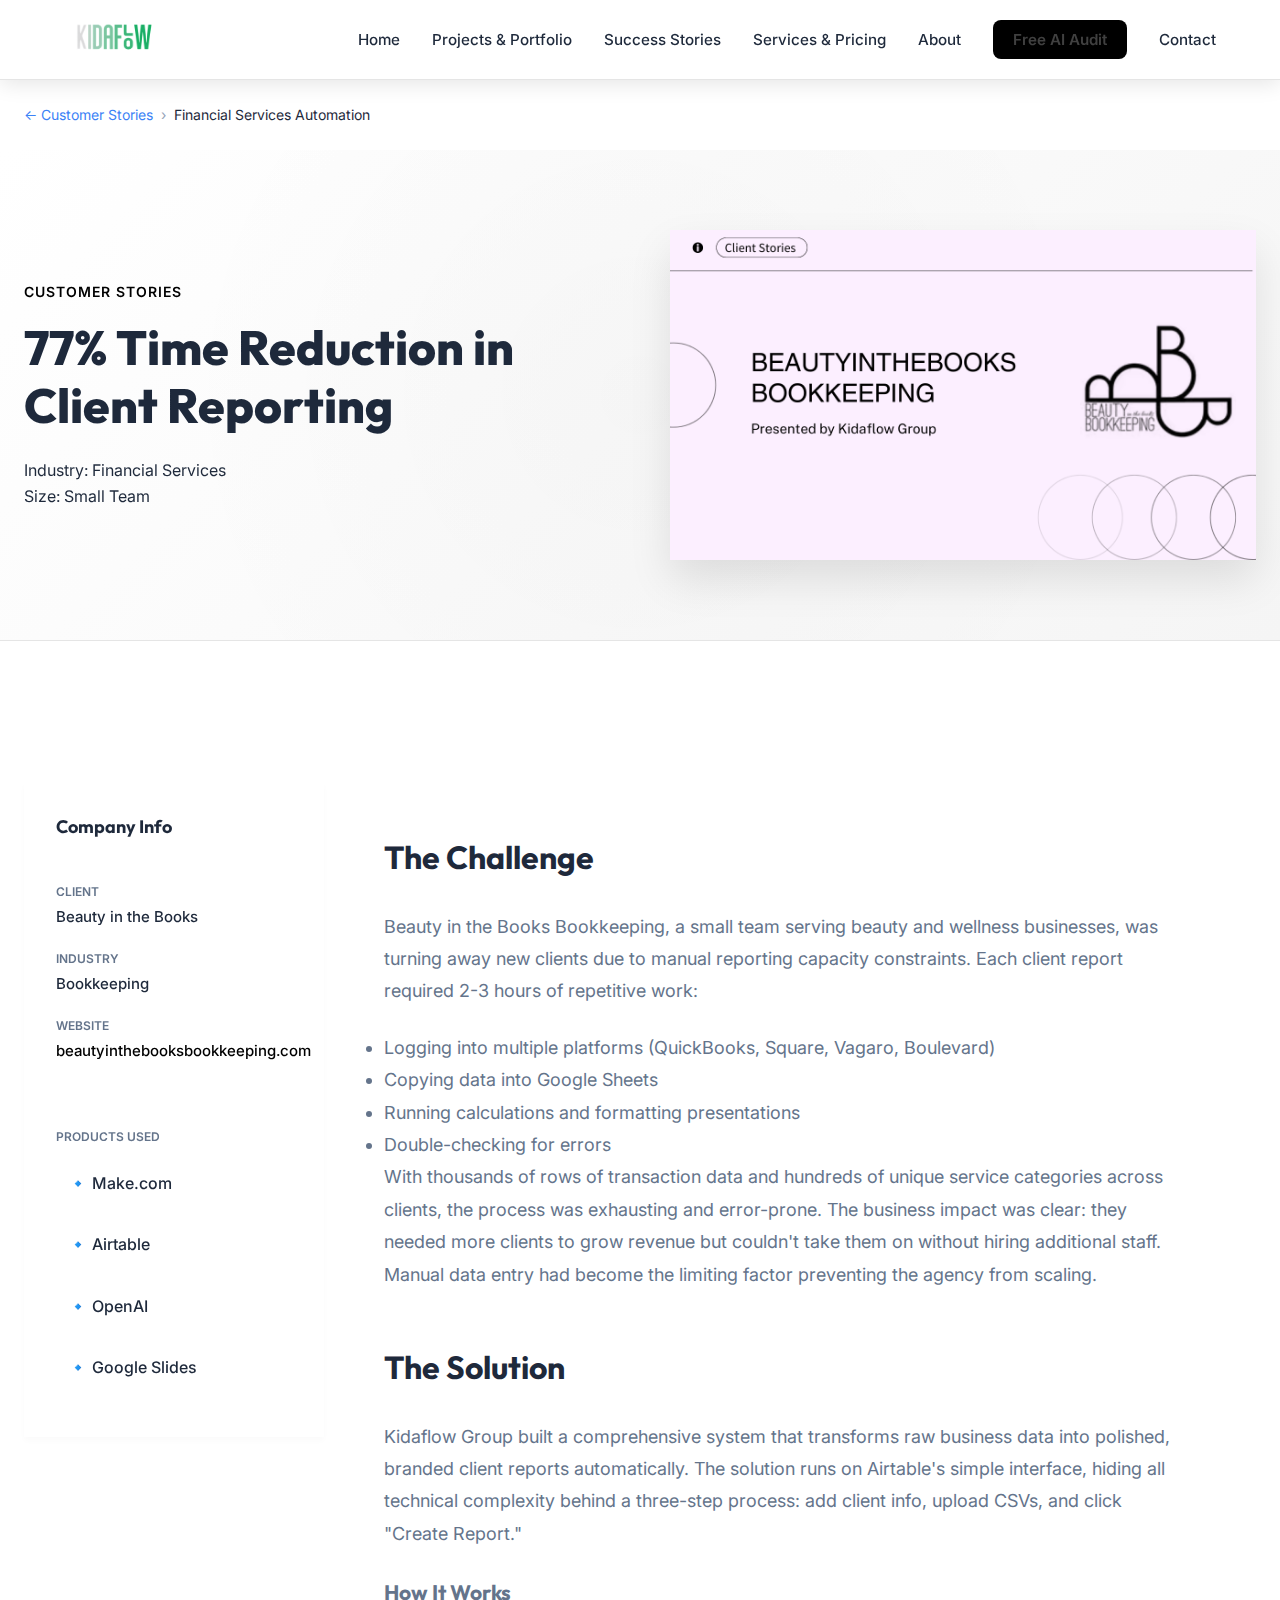
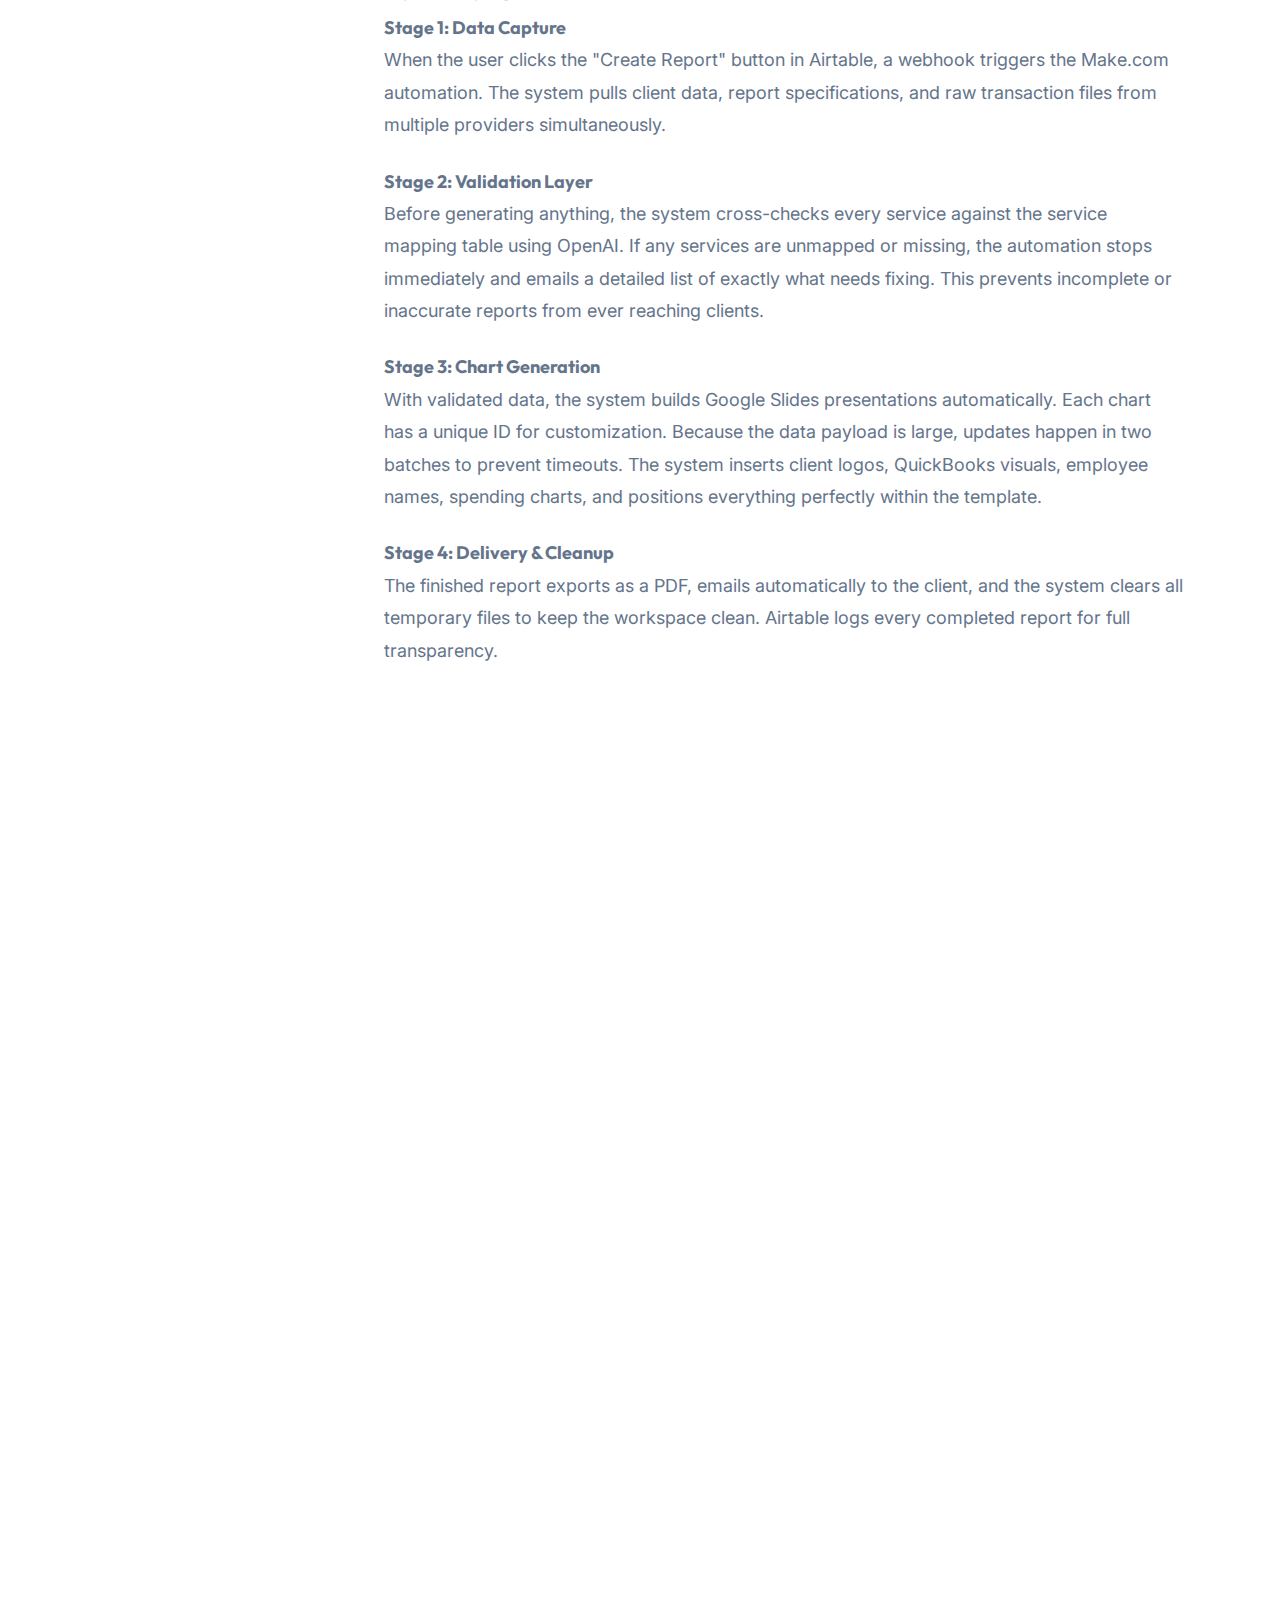
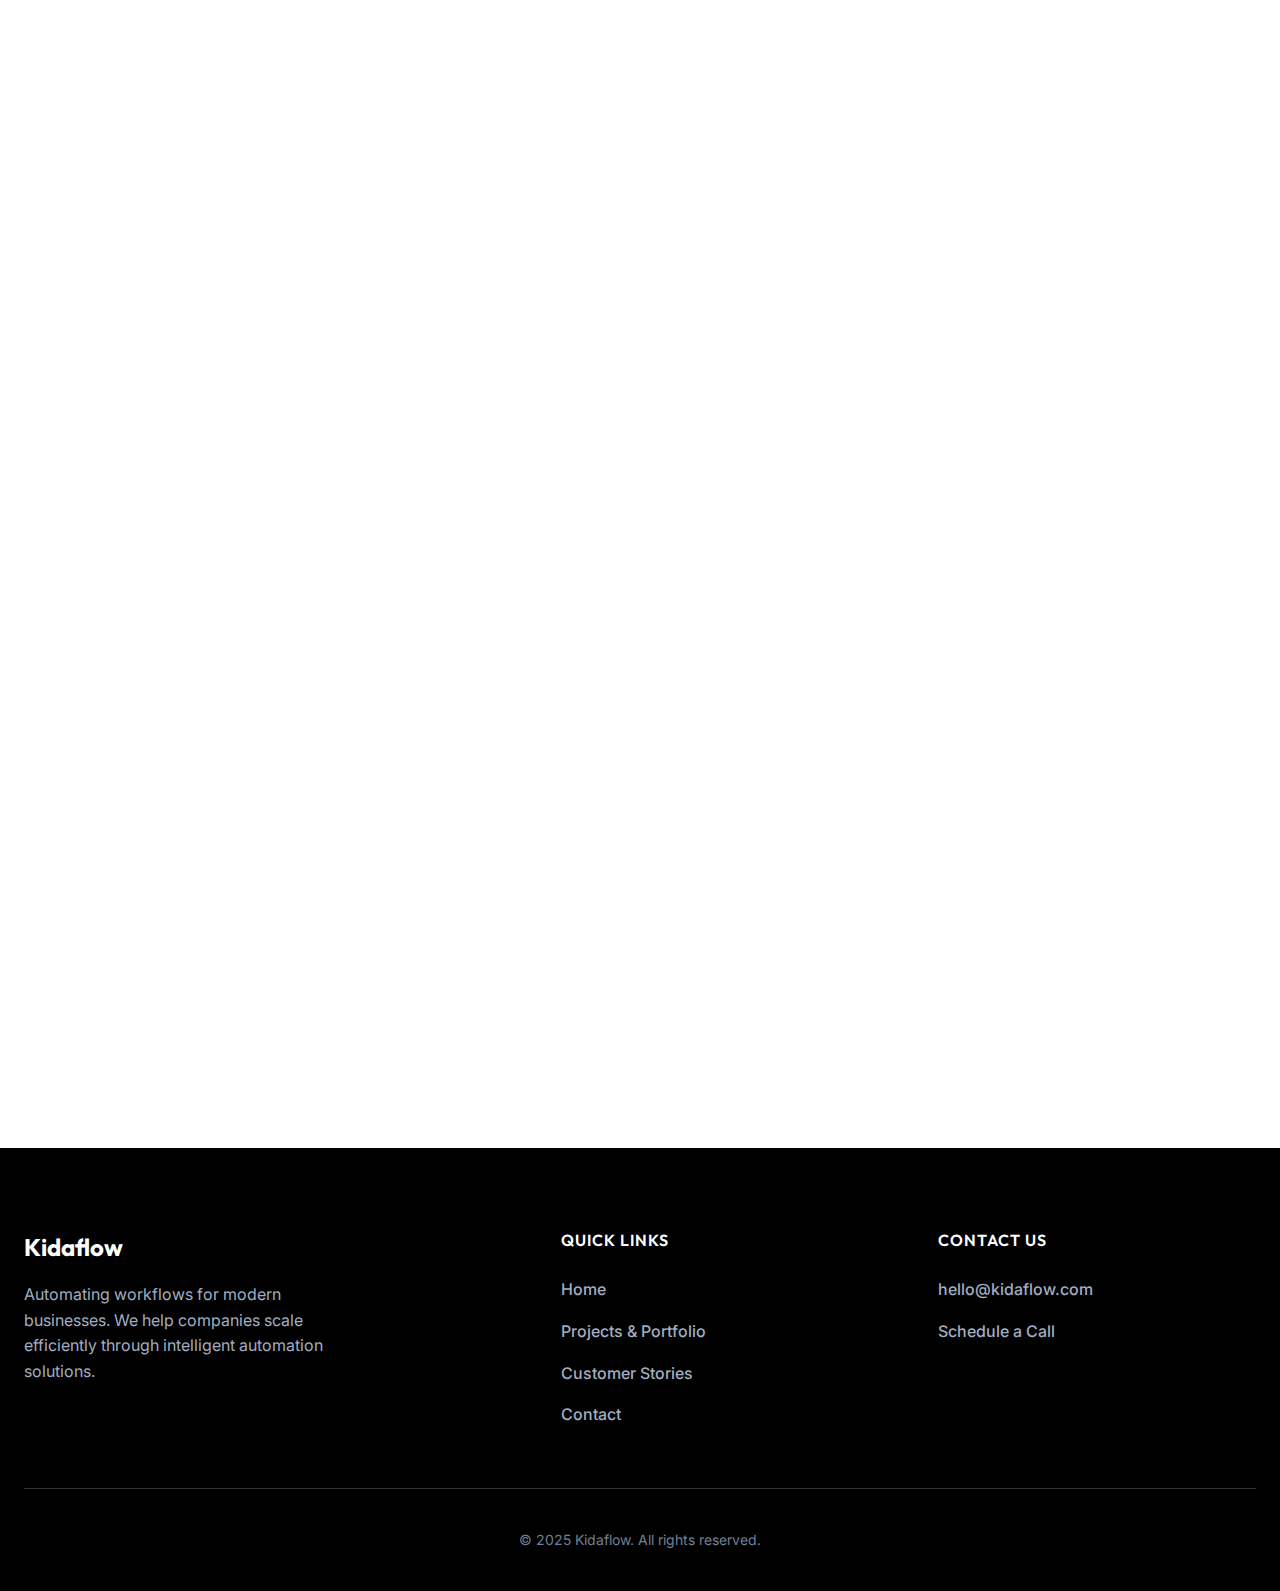
<file: case-studies/beauty-in-the-books.html>
<!DOCTYPE html>
<html lang="en">

<head>
    <meta charset="UTF-8">
    <meta name="viewport" content="width=device-width, initial-scale=1.0">
    <title>Beauty in the Books Success Story | Kidaflow</title>
    <meta name="description"
        content="Learn how Beauty in the Books Bookkeeping saved 276 hours annually by automating their client reporting process with Kidaflow.">
    <link rel="stylesheet" href="../customers.css">
    <link rel="stylesheet" href="case-study.css">
</head>

<body>
    <!-- Navigation Bar -->
    <nav class="navbar">
        <div class="nav-logo">
            <a href="https://kidaflow.com">
                <img src="../kidaflow_logo.png" alt="Kidaflow Logo">
            </a>
        </div>
        <ul class="nav-links">
            <li><a href="https://kidaflow.com" class="nav-link">Home</a></li>
            <li><a href="https://kidaflow.com/portfolio-projects" class="nav-link">Projects & Portfolio</a></li>
            <li><a href="../customers.html" class="nav-link">Success Stories</a></li>
            <li><a href="#" class="nav-link">Services & Pricing</a></li>
            <li><a href="#" class="nav-link">About</a></li>
            <li><a href="https://kidaflow-ai-automati-w3kc.bolt.host/" class="nav-link highlight" target="_blank">Free
                    AI Audit</a></li>
            <li><a href="https://kidaflow.com/contact" class="nav-link" target="_blank">Contact</a></li>
        </ul>
        <div class="mobile-menu-btn">☰</div>
    </nav>

    <!-- Breadcrumb -->
    <section class="breadcrumb">
        <div class="container">
            <nav class="breadcrumb-nav">
                <a href="../customers.html">← Customer Stories</a>
                <span>›</span>
                <span>Financial Services Automation</span>
            </nav>
        </div>
    </section>

    <!-- Main Content -->
    <!-- Hero Section (Split) -->
    <section class="hero">
        <div class="container">
            <div class="hero-content">
                <div class="hero-text">
                    <span class="hero-label">Customer Stories</span>
                    <h1>77% Time Reduction in Client Reporting</h1>
                    <div class="client-meta" style="justify-content: flex-start; margin-top: 24px;">
                        <div class="meta-item">
                            <span>Industry: Financial Services</span>
                        </div>
                        <div class="meta-item">
                            <span>Size: Small Team</span>
                        </div>
                    </div>
                </div>
                <div class="hero-image">
                    <img src="../Client Stories/3.png" alt="Beauty in the Books Team">
                </div>
            </div>
        </div>
    </section>

    <!-- Main Content Layout -->
    <section class="case-content">
        <div class="container">
            <div class="content-wrapper">

                <!-- Sidebar: Company Info -->
                <aside class="company-info">
                    <h3>Company Info</h3>

                    <div class="info-item">
                        <span class="info-label">Client</span>
                        <div class="info-value">Beauty in the Books</div>
                    </div>

                    <div class="info-item">
                        <span class="info-label">Industry</span>
                        <div class="info-value">Bookkeeping</div>
                    </div>

                    <div class="info-item">
                        <span class="info-label">Website</span>
                        <div class="info-value"><a href="https://beautyinthebooksbookkeeping.com"
                                target="_blank">beautyinthebooksbookkeeping.com</a></div>
                    </div>

                    <div class="products-list">
                        <span class="info-label" style="margin-bottom: 12px;">Products Used</span>
                        <div class="product-item">🔹 Make.com</div>
                        <div class="product-item">🔹 Airtable</div>
                        <div class="product-item">🔹 OpenAI</div>
                        <div class="product-item">🔹 Google Slides</div>
                    </div>
                </aside>

                <!-- Main Story Content -->
                <article class="main-content">
                    <h2>The Challenge</h2>
                    <p>Beauty in the Books Bookkeeping, a small team serving beauty and wellness businesses, was turning
                        away new clients due to manual reporting capacity constraints. Each client report required 2-3
                        hours of repetitive work:</p>
                    <ul>
                        <li>Logging into multiple platforms (QuickBooks, Square, Vagaro, Boulevard)</li>
                        <li>Copying data into Google Sheets</li>
                        <li>Running calculations and formatting presentations</li>
                        <li>Double-checking for errors</li>
                    </ul>
                    <p>With thousands of rows of transaction data and hundreds of unique service categories across
                        clients, the process was exhausting and error-prone. The business impact was clear: they needed
                        more clients to grow revenue but couldn't take them on without hiring additional staff. Manual
                        data entry had become the limiting factor preventing the agency from scaling.</p>

                    <h2>The Solution</h2>
                    <p>Kidaflow Group built a comprehensive system that transforms raw business data into polished,
                        branded client reports automatically. The solution runs on Airtable's simple interface, hiding
                        all technical complexity behind a three-step process: add client info, upload CSVs, and click
                        "Create Report."</p>

                    <h3>How It Works</h3>

                    <h4>Stage 1: Data Capture</h4>
                    <p>When the user clicks the "Create Report" button in Airtable, a webhook triggers the Make.com
                        automation. The system pulls client data, report specifications, and raw transaction files from
                        multiple providers simultaneously.</p>

                    <h4>Stage 2: Validation Layer</h4>
                    <p>Before generating anything, the system cross-checks every service against the service mapping
                        table using OpenAI. If any services are unmapped or missing, the automation stops immediately
                        and emails a detailed list of exactly what needs fixing. This prevents incomplete or inaccurate
                        reports from ever reaching clients.</p>

                    <h4>Stage 3: Chart Generation</h4>
                    <p>With validated data, the system builds Google Slides presentations automatically. Each chart has
                        a unique ID for customization. Because the data payload is large, updates happen in two batches
                        to prevent timeouts. The system inserts client logos, QuickBooks visuals, employee names,
                        spending charts, and positions everything perfectly within the template.</p>

                    <h4>Stage 4: Delivery & Cleanup</h4>
                    <p>The finished report exports as a PDF, emails automatically to the client, and the system clears
                        all temporary files to keep the workspace clean. Airtable logs every completed report for full
                        transparency.</p>
            </div>

            <!-- Quote Block -->
            <div class="quote-block fade-in-up">
                <div class="quote-content">
                    <p class="quote-text">"Streamlined our entire customer onboarding process."</p>
                    <div class="quote-attribution">
                        <strong>Customer Success Director</strong>
                        <span>Financial Services</span>
                    </div>
                </div>
            </div>

            <!-- The Results -->
            <div class="content-section fade-in-up">
                <h2>The Results</h2>
                <p>The impact was immediate and transformative:</p>

                <div class="results-table-container">
                    <table class="results-table">
                        <thead>
                            <tr>
                                <th>Metric</th>
                                <th>Impact</th>
                            </tr>
                        </thead>
                        <tbody>
                            <tr>
                                <td>Time per report</td>
                                <td>150 minutes → 35 minutes (77% reduction)</td>
                            </tr>
                            <tr>
                                <td>Annual time savings</td>
                                <td>276 hours at current volume</td>
                            </tr>
                            <tr>
                                <td>Capacity value</td>
                                <td>$20,700-$27,600 annually</td>
                            </tr>
                            <tr>
                                <td>Error reduction</td>
                                <td>90%+ through automated validation</td>
                            </tr>
                            <tr>
                                <td>Scale multiplier</td>
                                <td>5-7x more reports in same time</td>
                            </tr>
                            <tr>
                                <td>New client onboarding</td>
                                <td>Days → Minutes</td>
                            </tr>
                        </tbody>
                    </table>
                </div>

                <h3>Business Impact</h3>
                <ul>
                    <li><strong>Before:</strong> Turning away clients, manual data entry bottleneck, growth ceiling.
                    </li>
                    <li><strong>After:</strong> Can scale without adding headcount, no longer turning away business,
                        consistent professional output.</li>
                    <li><strong>Onboarding Speed:</strong> Reduced from days to minutes.</li>
                    <li><strong>Value Created:</strong> $20,700-$27,600 in annual capacity value.</li>
                </ul>
            </div>

            <!-- Why It Worked -->
            <div class="content-section fade-in-up">
                <h2>Why It Worked</h2>
                <p>When initially presented with the solution, the client's primary concern was complexity: "Will we
                    need technical expertise to run this?" The answer was a decisive no.</p>
                <p>Kidaflow designed a simple Airtable dashboard that requires zero technical knowledge. Users interact
                    only with a clean interface—all the sophisticated automation (Make.com workflows, OpenAI validation,
                    Google Slides generation) happens invisibly in the background.</p>
                <p>The phased implementation approach reduced risk. Kidaflow built one provider integration at a time
                    over 5-8 weeks, starting with Square, then adding Vagaro, Boulevard, and QuickBooks progressively.
                    This allowed for thorough testing and refinement at each stage.</p>
            </div>

            </article>
        </div>
        </div>
    </section>



    <!-- CTA Section -->
    <section class="cta-section fade-in-up">
        <div class="container">
            <div class="cta-content">
                <h2>Ready to Transform Your Workflows?</h2>
                <p>Discover how Kidaflow can help your business achieve similar results</p>
                <a href="https://kidaflow.com/#contact" class="btn-cta">Schedule a Free Consultation</a>
            </div>
        </div>
    </section>

    <!-- Footer -->
    <footer class="footer">
        <div class="container">
            <div class="footer-content">
                <div class="footer-section">
                    <h3>Kidaflow</h3>
                    <p>Automating workflows for modern businesses. We help companies scale efficiently through
                        intelligent automation solutions.</p>
                </div>
                <div class="footer-section">
                    <h4>Quick Links</h4>
                    <div class="footer-links">
                        <a href="https://kidaflow.com/">Home</a>
                        <a href="https://kidaflow.com/portfolio-projects">Projects & Portfolio</a>
                        <a href="../customers.html">Customer Stories</a>
                        <a href="https://kidaflow.com/#contact">Contact</a>
                    </div>
                </div>
                <div class="footer-section">
                    <h4>Contact Us</h4>
                    <div class="footer-links">
                        <a href="mailto:hello@kidaflow.com">hello@kidaflow.com</a>
                        <a href="https://kidaflow.com/#contact">Schedule a Call</a>
                    </div>
                </div>
            </div>
            <div class="footer-bottom">
                <p>&copy; 2025 Kidaflow. All rights reserved.</p>
            </div>
        </div>
    </footer>

    <script src="../customers.js"></script>
</body>

</html>
</file>
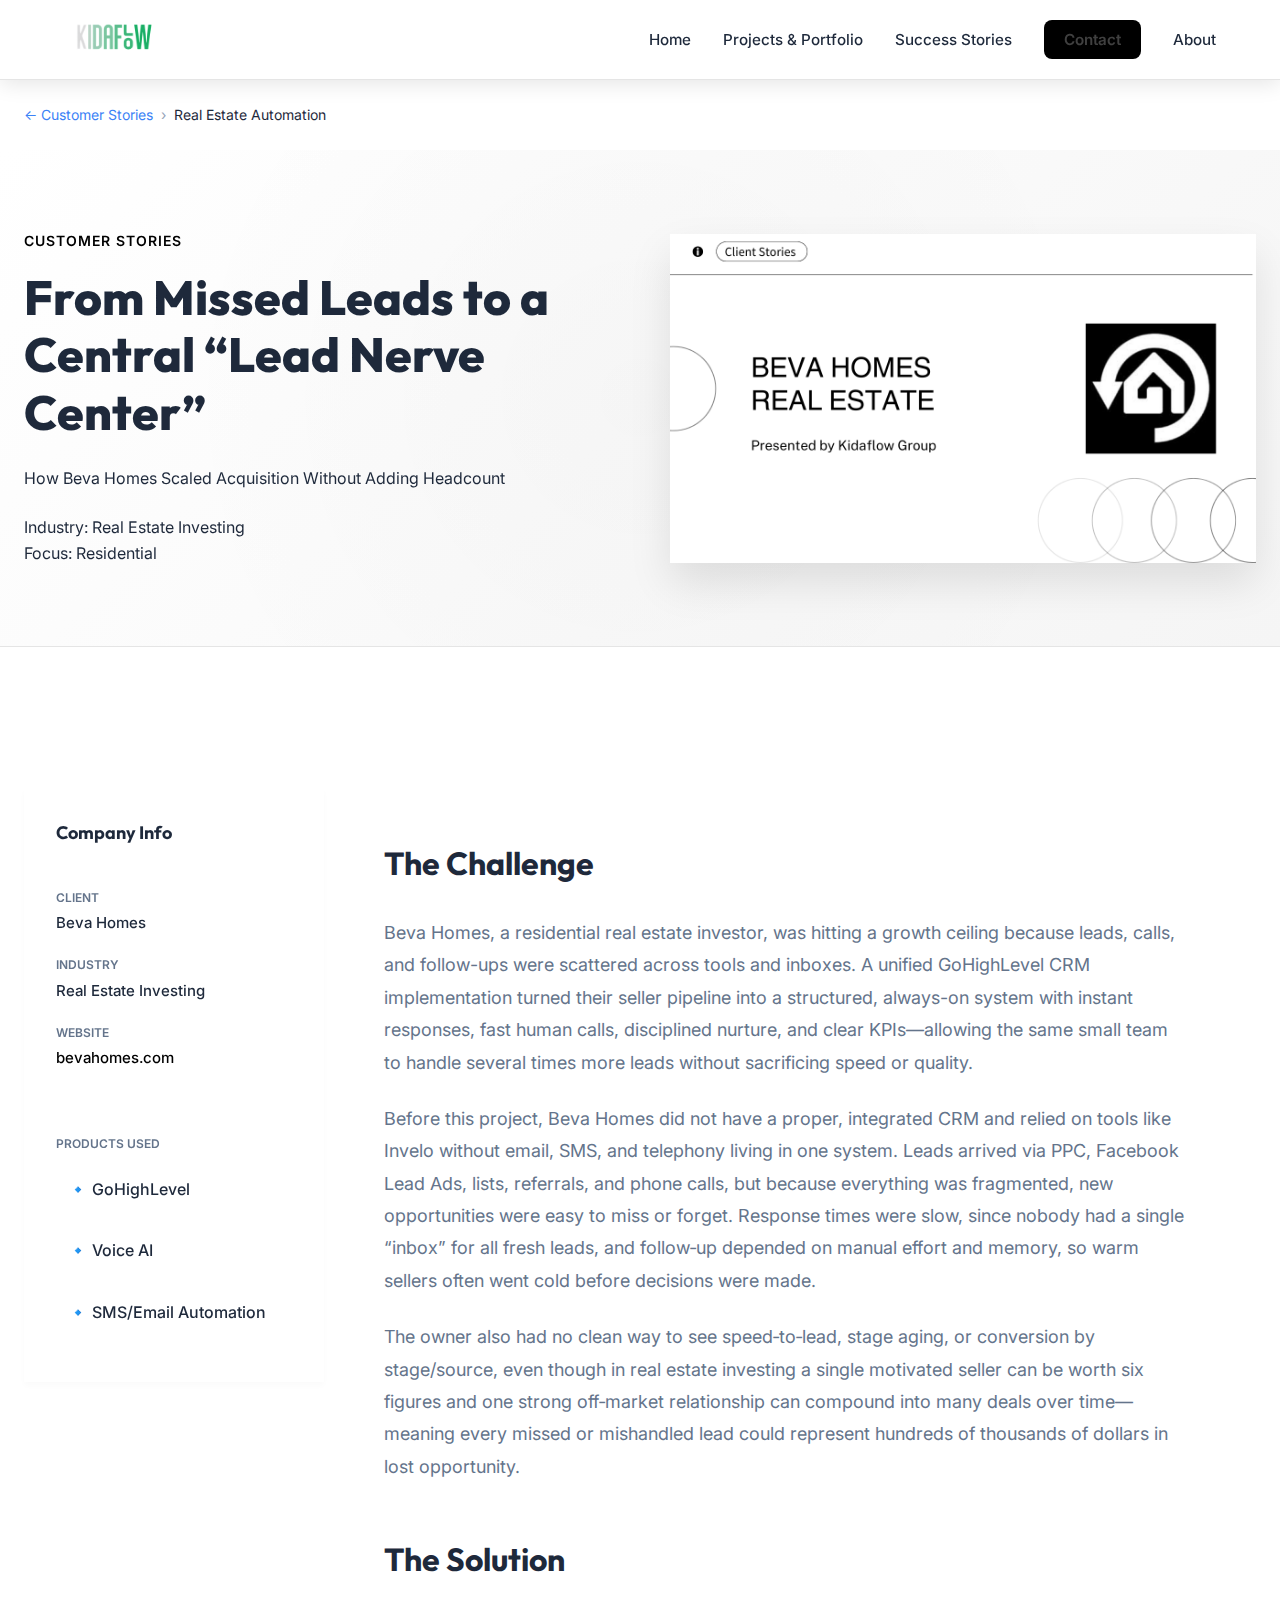
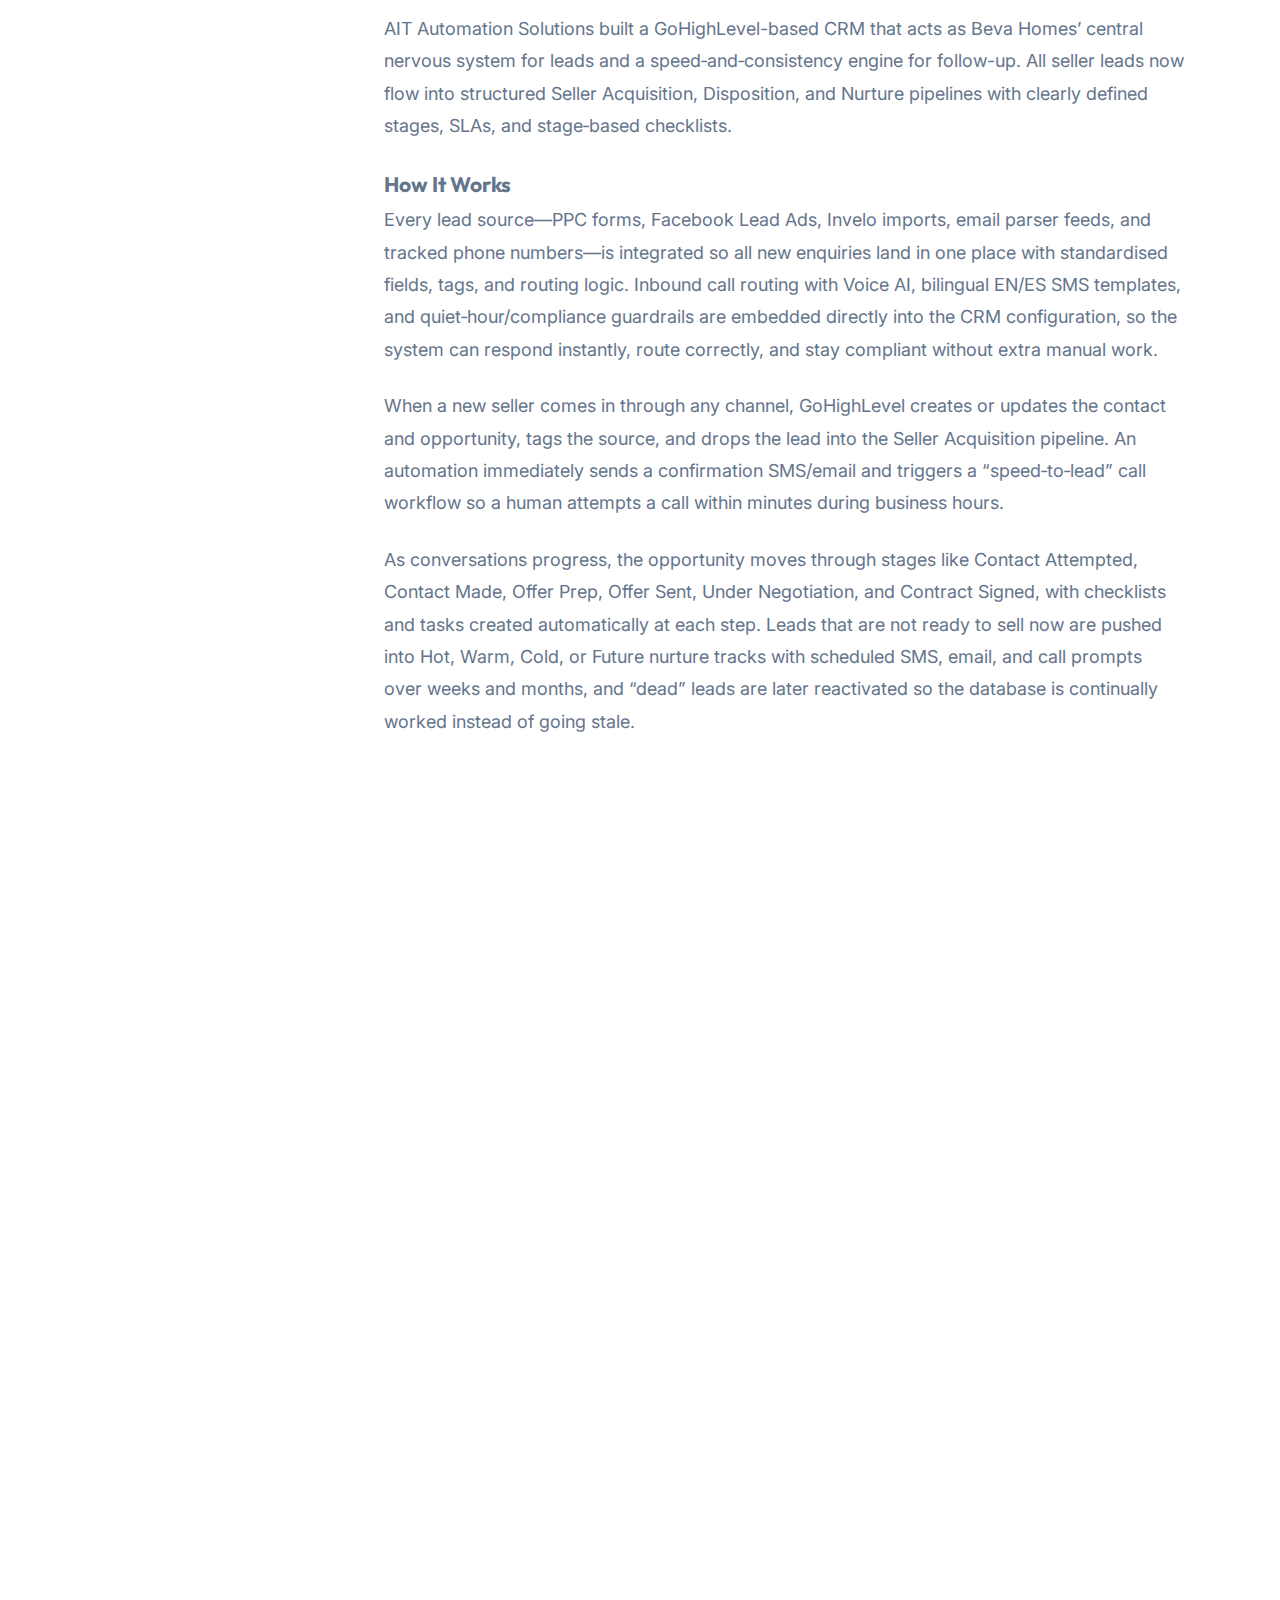
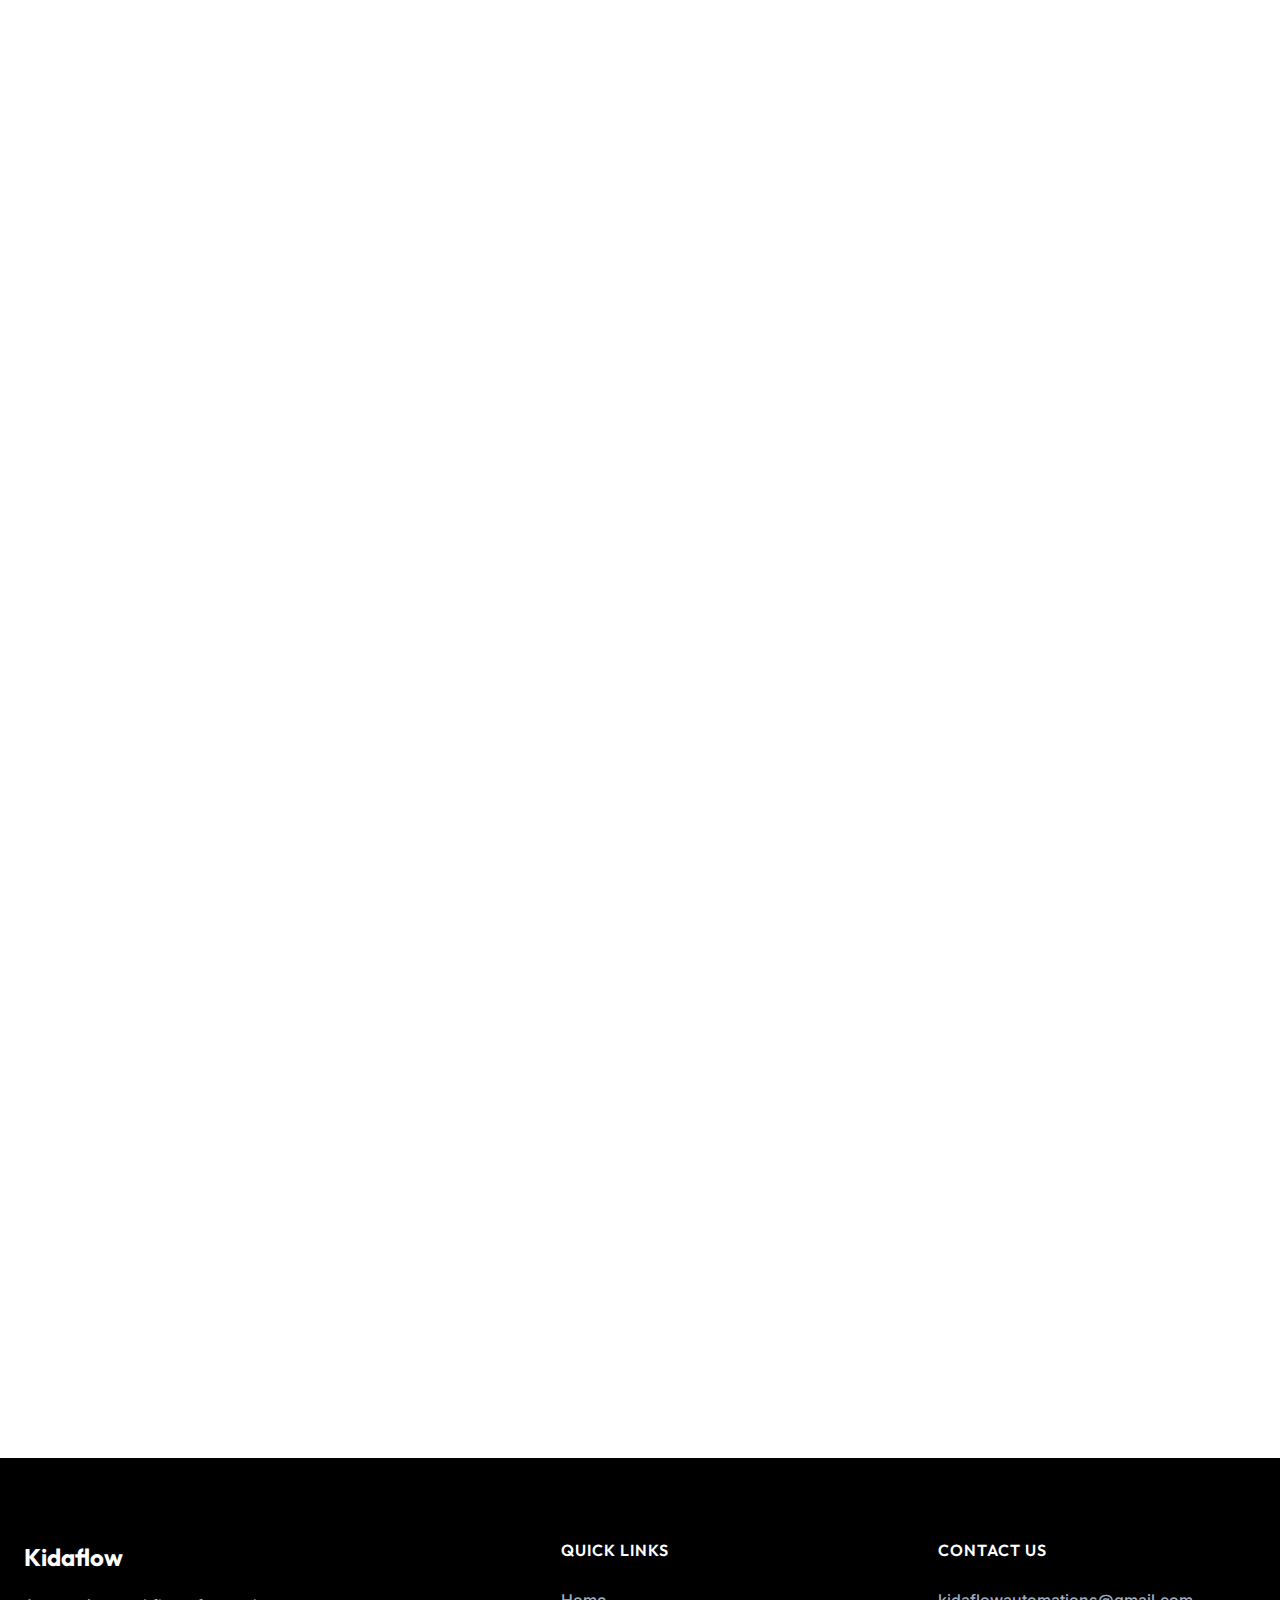
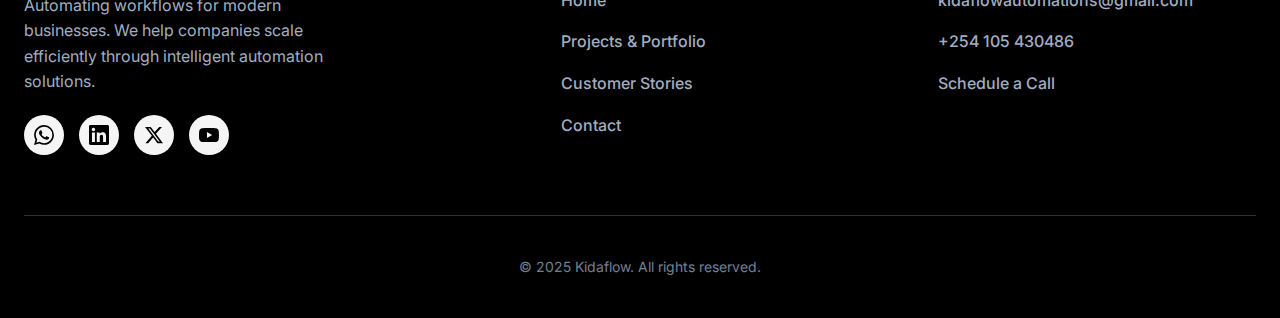
<file: case-studies/beva-homes.html>
<!DOCTYPE html>
<html lang="en">

<head>
    <meta charset="UTF-8">
    <meta name="viewport" content="width=device-width, initial-scale=1.0">
    <title>Beva Homes Success Story | Kidaflow</title>
    <meta name="description"
        content="Learn how Beva Homes scaled acquisition without adding headcount using a unified GoHighLevel CRM and Voice AI.">
    <link rel="stylesheet" href="../customers.css">
    <link rel="stylesheet" href="case-study.css">
    <link
        href="https://fonts.googleapis.com/css2?family=Inter:wght@300;400;500;600;700;900&family=Outfit:wght@300;400;500;600;700;800;900&display=swap"
        rel="stylesheet">
</head>

<body>
    <!-- Navigation Bar -->
    <nav class="navbar">
        <div class="nav-logo">
            <a href="index.html">
                <img src="../kidaflow_logo.png" alt="Kidaflow Logo">
            </a>
        </div>
        <ul class="nav-links">
            <li><a href="../index.html" class="nav-link">Home</a></li>
            <li><a href="../projects.html" class="nav-link">Projects & Portfolio</a></li>
            <li><a href="../customers.html" class="nav-link">Success Stories</a></li>
            <li><a href="../contact.html" class="nav-link highlight">Contact</a></li>
            <li><a href="../about.html" class="nav-link">About</a></li>
        </ul>
        <div class="mobile-menu-btn">☰</div>
    </nav>

    <!-- Breadcrumb -->
    <section class="breadcrumb">
        <div class="container">
            <nav class="breadcrumb-nav">
                <a href="../customers.html">← Customer Stories</a>
                <span>›</span>
                <span>Real Estate Automation</span>
            </nav>
        </div>
    </section>

    <!-- Main Content -->
    <!-- Hero Section (Split) -->
    <section class="hero">
        <div class="container">
            <div class="hero-content">
                <div class="hero-text">
                    <span class="hero-label">Customer Stories</span>
                    <h1>From Missed Leads to a Central “Lead Nerve Center”</h1>
                    <p class="case-subtitle">How Beva Homes Scaled Acquisition Without Adding Headcount</p>
                    <div class="client-meta" style="justify-content: flex-start; margin-top: 24px;">
                        <div class="meta-item">
                            <span>Industry: Real Estate Investing</span>
                        </div>
                        <div class="meta-item">
                            <span>Focus: Residential</span>
                        </div>
                    </div>
                </div>
                <div class="hero-image">
                    <img src="../Client Stories/6.png" alt="Beva Homes Team">
                </div>
            </div>
        </div>
    </section>

    <!-- Main Content Layout -->
    <section class="case-content">
        <div class="container">
            <div class="content-wrapper">

                <!-- Sidebar: Company Info -->
                <aside class="company-info">
                    <h3>Company Info</h3>

                    <div class="info-item">
                        <span class="info-label">Client</span>
                        <div class="info-value">Beva Homes</div>
                    </div>

                    <div class="info-item">
                        <span class="info-label">Industry</span>
                        <div class="info-value">Real Estate Investing</div>
                    </div>

                    <div class="info-item">
                        <span class="info-label">Website</span>
                        <div class="info-value"><a href="https://www.bevahomes.com/" target="_blank">bevahomes.com</a>
                        </div>
                    </div>

                    <div class="products-list">
                        <span class="info-label" style="margin-bottom: 12px;">Products Used</span>
                        <div class="product-item">🔹 GoHighLevel</div>
                        <div class="product-item">🔹 Voice AI</div>
                        <div class="product-item">🔹 SMS/Email Automation</div>
                    </div>
                </aside>

                <!-- Main Story Content -->
                <article class="main-content">
                    <h2>The Challenge</h2>
                    <p>Beva Homes, a residential real estate investor, was hitting a growth ceiling because leads,
                        calls, and follow-ups were scattered across tools and inboxes. A unified GoHighLevel CRM
                        implementation turned their seller pipeline into a structured, always-on system with instant
                        responses, fast human calls, disciplined nurture, and clear KPIs—allowing the same small team to
                        handle several times more leads without sacrificing speed or quality.</p>
                    <p>Before this project, Beva Homes did not have a proper, integrated CRM and relied on tools like
                        Invelo without email, SMS, and telephony living in one system. Leads arrived via PPC, Facebook
                        Lead Ads, lists, referrals, and phone calls, but because everything was fragmented, new
                        opportunities were easy to miss or forget. Response times were slow, since nobody had a single
                        “inbox” for all fresh leads, and follow‑up depended on manual effort and memory, so warm sellers
                        often went cold before decisions were made.</p>
                    <p>The owner also had no clean way to see speed‑to‑lead, stage aging, or conversion by stage/source,
                        even though in real estate investing a single motivated seller can be worth six figures and one
                        strong off‑market relationship can compound into many deals over time—meaning every missed or
                        mishandled lead could represent hundreds of thousands of dollars in lost opportunity.</p>

                    <h2>The Solution</h2>
                    <p>AIT Automation Solutions built a GoHighLevel-based CRM that acts as Beva Homes’ central nervous
                        system for leads and a speed‑and‑consistency engine for follow-up. All seller leads now flow
                        into structured Seller Acquisition, Disposition, and Nurture pipelines with clearly defined
                        stages, SLAs, and stage‑based checklists.</p>

                    <h3>How It Works</h3>
                    <p>Every lead source—PPC forms, Facebook Lead Ads, Invelo imports, email parser feeds, and tracked
                        phone numbers—is integrated so all new enquiries land in one place with standardised fields,
                        tags, and routing logic. Inbound call routing with Voice AI, bilingual EN/ES SMS templates, and
                        quiet‑hour/compliance guardrails are embedded directly into the CRM configuration, so the system
                        can respond instantly, route correctly, and stay compliant without extra manual work.</p>
                    <p>When a new seller comes in through any channel, GoHighLevel creates or updates the contact and
                        opportunity, tags the source, and drops the lead into the Seller Acquisition pipeline. An
                        automation immediately sends a confirmation SMS/email and triggers a “speed‑to‑lead” call
                        workflow so a human attempts a call within minutes during business hours.</p>
                    <p>As conversations progress, the opportunity moves through stages like Contact Attempted, Contact
                        Made, Offer Prep, Offer Sent, Under Negotiation, and Contract Signed, with checklists and tasks
                        created automatically at each step. Leads that are not ready to sell now are pushed into Hot,
                        Warm, Cold, or Future nurture tracks with scheduled SMS, email, and call prompts over weeks and
                        months, and “dead” leads are later reactivated so the database is continually worked instead of
                        going stale.</p>
            </div>

            <!-- Quote Block -->
            <div class="quote-block fade-in-up">
                <div class="quote-content">
                    <p class="quote-text">"Integration was seamless and support was excellent."</p>
                    <div class="quote-attribution">
                        <strong>Owner</strong>
                        <span>Beva Homes</span>
                    </div>
                </div>
            </div>

            <!-- The Results -->
            <div class="content-section fade-in-up">
                <h2>Results and Business Impact</h2>
                <p>Together, this system functions as both a growth engine and a safety net, making it far less likely
                    that Beva Homes leaves potentially million‑dollar opportunities on the table simply because nobody
                    saw or followed up on a lead in time.</p>

                <div class="results-table-container">
                    <table class="results-table">
                        <thead>
                            <tr>
                                <th>Metric</th>
                                <th>Impact</th>
                            </tr>
                        </thead>
                        <tbody>
                            <tr>
                                <td>Speed-to-lead</td>
                                <td>Instant replies, 5-minute human calls</td>
                            </tr>
                            <tr>
                                <td>Capacity</td>
                                <td>Multi-x capacity without adding headcount</td>
                            </tr>
                            <tr>
                                <td>Lead capture</td>
                                <td>All sources in one CRM, zero leakage</td>
                            </tr>
                            <tr>
                                <td>Follow-up</td>
                                <td>Structured nurture for 2 weeks to 6+ months</td>
                            </tr>
                        </tbody>
                    </table>
                </div>

                <h3>Long-term Impact</h3>
                <ul>
                    <li><strong>Scalability:</strong> The same small team can realistically handle several times more
                        leads than before without adding headcount.</li>
                    <li><strong>Visibility:</strong> The owner and team can see every lead and deal by stage, how long
                        opportunities sit in each step, and key KPIs from a single dashboard.</li>
                    <li><strong>Consistency:</strong> Automated reactivation ensures historical data is actively worked
                        instead of sitting idle in spreadsheets.</li>
                </ul>
            </div>

            <!-- Additional Screenshot -->
            <div class="content-section fade-in-up">
                <div class="screenshot-container">
                    <img src="../Client Stories/beva-dashboard.png" alt="Beva Homes Dashboard" loading="lazy">
                    <p class="screenshot-caption">Real-time analytics and reporting dashboard</p>
                </div>
            </div>

            </article>
        </div>
        </div>
    </section>

    <!-- CTA Section -->
    <section class="cta-section fade-in-up">
        <div class="container">
            <div class="cta-content">
                <h2>Ready to Transform Your Workflows?</h2>
                <p>Discover how Kidaflow can help your business achieve similar results</p>
                <a href="javascript:void(0)" data-cal-link="kidaflow-automations/quick-discovery-website-form"
                    data-cal-namespace="quick-discovery-website-form" data-cal-config='{"layout":"month_view"}'
                    class="btn-cta">Schedule a Free Consultation</a>
            </div>
        </div>
    </section>

    <!-- Footer -->
    <footer class="footer">
        <div class="container">
            <div class="footer-content">
                <div class="footer-section">
                    <h3>Kidaflow</h3>
                    <p>Automating workflows for modern businesses. We help companies scale efficiently through
                        intelligent automation solutions.</p>
                    <div class="social-links">
                        <a href="https://api.whatsapp.com/send/?phone=254105430486&text&type=phone_number&app_absent=0"
                            class="social-icon" target="_blank" aria-label="WhatsApp">
                            <svg viewBox="0 0 24 24">
                                <path
                                    d="M17.472 14.382c-.297-.149-1.758-.867-2.03-.967-.273-.099-.471-.148-.67.15-.197.297-.767.966-.94 1.164-.173.199-.347.223-.644.075-.297-.15-1.255-.463-2.39-1.475-.883-.788-1.48-1.761-1.653-2.059-.173-.297-.018-.458.13-.606.134-.133.298-.347.446-.52.149-.174.198-.298.298-.497.099-.198.05-.371-.025-.52-.075-.149-.669-1.612-.916-2.207-.242-.579-.487-.5-.669-.51-.173-.008-.371-.01-.57-.01-.198 0-.52.074-.792.372-.272.297-1.04 1.016-1.04 2.479 0 1.462 1.065 2.875 1.213 3.074.149.198 2.096 3.2 5.077 4.487.709.306 1.262.489 1.694.625.712.227 1.36.195 1.871.118.571-.085 1.758-.719 2.006-1.413.248-.694.248-1.289.173-1.413-.074-.124-.272-.198-.57-.347m-5.421 7.403h-.004a9.87 9.87 0 01-5.031-1.378l-.361-.214-3.741.982.998-3.648-.235-.374a9.86 9.86 0 01-1.51-5.26c.001-5.45 4.436-9.884 9.888-9.884 2.64 0 5.122 1.03 6.988 2.898a9.825 9.825 0 012.893 6.994c-.003 5.45-4.437 9.884-9.885 9.884m8.413-18.297A11.815 11.815 0 0012.05 0C5.495 0 .16 5.335.157 11.892c0 2.096.547 4.142 1.588 5.945L.057 24l6.305-1.654a11.882 11.882 0 005.683 1.448h.005c6.554 0 11.89-5.335 11.893-11.893a11.821 11.821 0 00-3.48-8.413Z" />
                            </svg>
                        </a>
                        <a href="https://www.linkedin.com/company/kidaflow" class="social-icon" target="_blank"
                            aria-label="LinkedIn">
                            <svg viewBox="0 0 24 24">
                                <path
                                    d="M20.447 20.452h-3.554v-5.569c0-1.328-.027-3.037-1.852-3.037-1.853 0-2.136 1.445-2.136 2.939v5.667H9.351V9h3.414v1.561h.046c.477-.9 1.637-1.85 3.37-1.85 3.601 0 4.267 2.37 4.267 5.455v6.286zM5.337 7.433c-1.144 0-2.063-.926-2.063-2.065 0-1.138.92-2.063 2.063-2.063 1.14 0 2.064.925 2.064 2.063 0 1.139-.925 2.065-2.064 2.065zm1.782 13.019H3.555V9h3.564v11.452zM22.225 0H1.771C.792 0 0 .774 0 1.729v20.542C0 23.227.792 24 1.771 24h20.451C23.2 24 24 23.227 24 22.271V1.729C24 .774 23.2 0 22.222 0h.003z" />
                            </svg>
                        </a>
                        <a href="https://x.com/Kidaflow_auto/" class="social-icon" target="_blank" aria-label="X">
                            <svg viewBox="0 0 24 24">
                                <path
                                    d="M18.244 2.25h3.308l-7.227 8.26 8.502 11.24H16.17l-5.214-6.817L4.99 21.75H1.68l7.73-8.835L1.254 2.25H8.08l4.713 6.231zm-1.161 17.52h1.833L7.045 4.126H5.078z" />
                            </svg>
                        </a>
                        <a href="https://www.youtube.com/@kidaflowautomations" class="social-icon" target="_blank"
                            aria-label="YouTube">
                            <svg viewBox="0 0 24 24">
                                <path
                                    d="M23.498 6.186a3.016 3.016 0 0 0-2.122-2.136C19.505 3.545 12 3.545 12 3.545s-7.505 0-9.377.505A3.017 3.017 0 0 0 .502 6.186C0 8.07 0 12 0 12s0 3.93.502 5.814a3.016 3.016 0 0 0 2.122 2.136c1.871.505 9.376.505 9.376.505s7.505 0 9.377-.505a3.015 3.015 0 0 0 2.122-2.136C24 15.93 24 12 24 12s0-3.93-.502-5.814zM9.545 15.568V8.432L15.818 12l-6.273 3.568z" />
                            </svg>
                        </a>
                    </div>
                </div>
                <div class="footer-section">
                    <h4>Quick Links</h4>
                    <div class="footer-links">
                        <a href="../index.html">Home</a>
                        <a href="../projects.html">Projects & Portfolio</a>
                        <a href="../customers.html">Customer Stories</a>
                        <a href="../contact.html">Contact</a>
                    </div>
                </div>
                <div class="footer-section">
                    <h4>Contact Us</h4>
                    <div class="footer-links">
                        <a href="mailto:kidaflowautomations@gmail.com">kidaflowautomations@gmail.com</a>
                        <a href="tel:+254105430486">+254 105 430486</a>
                        <a href="javascript:void(0)" data-cal-link="kidaflow-automations/quick-discovery-website-form"
                            data-cal-namespace="quick-discovery-website-form"
                            data-cal-config='{"layout":"month_view"}'>Schedule a Call</a>
                    </div>
                </div>
            </div>
            <div class="footer-bottom">
                <p>&copy; 2025 Kidaflow. All rights reserved.</p>
            </div>
        </div>
    </footer>

    <script src="../customers.js"></script>
    <script src="../booking.js"></script>
</body>

</html>
</file>
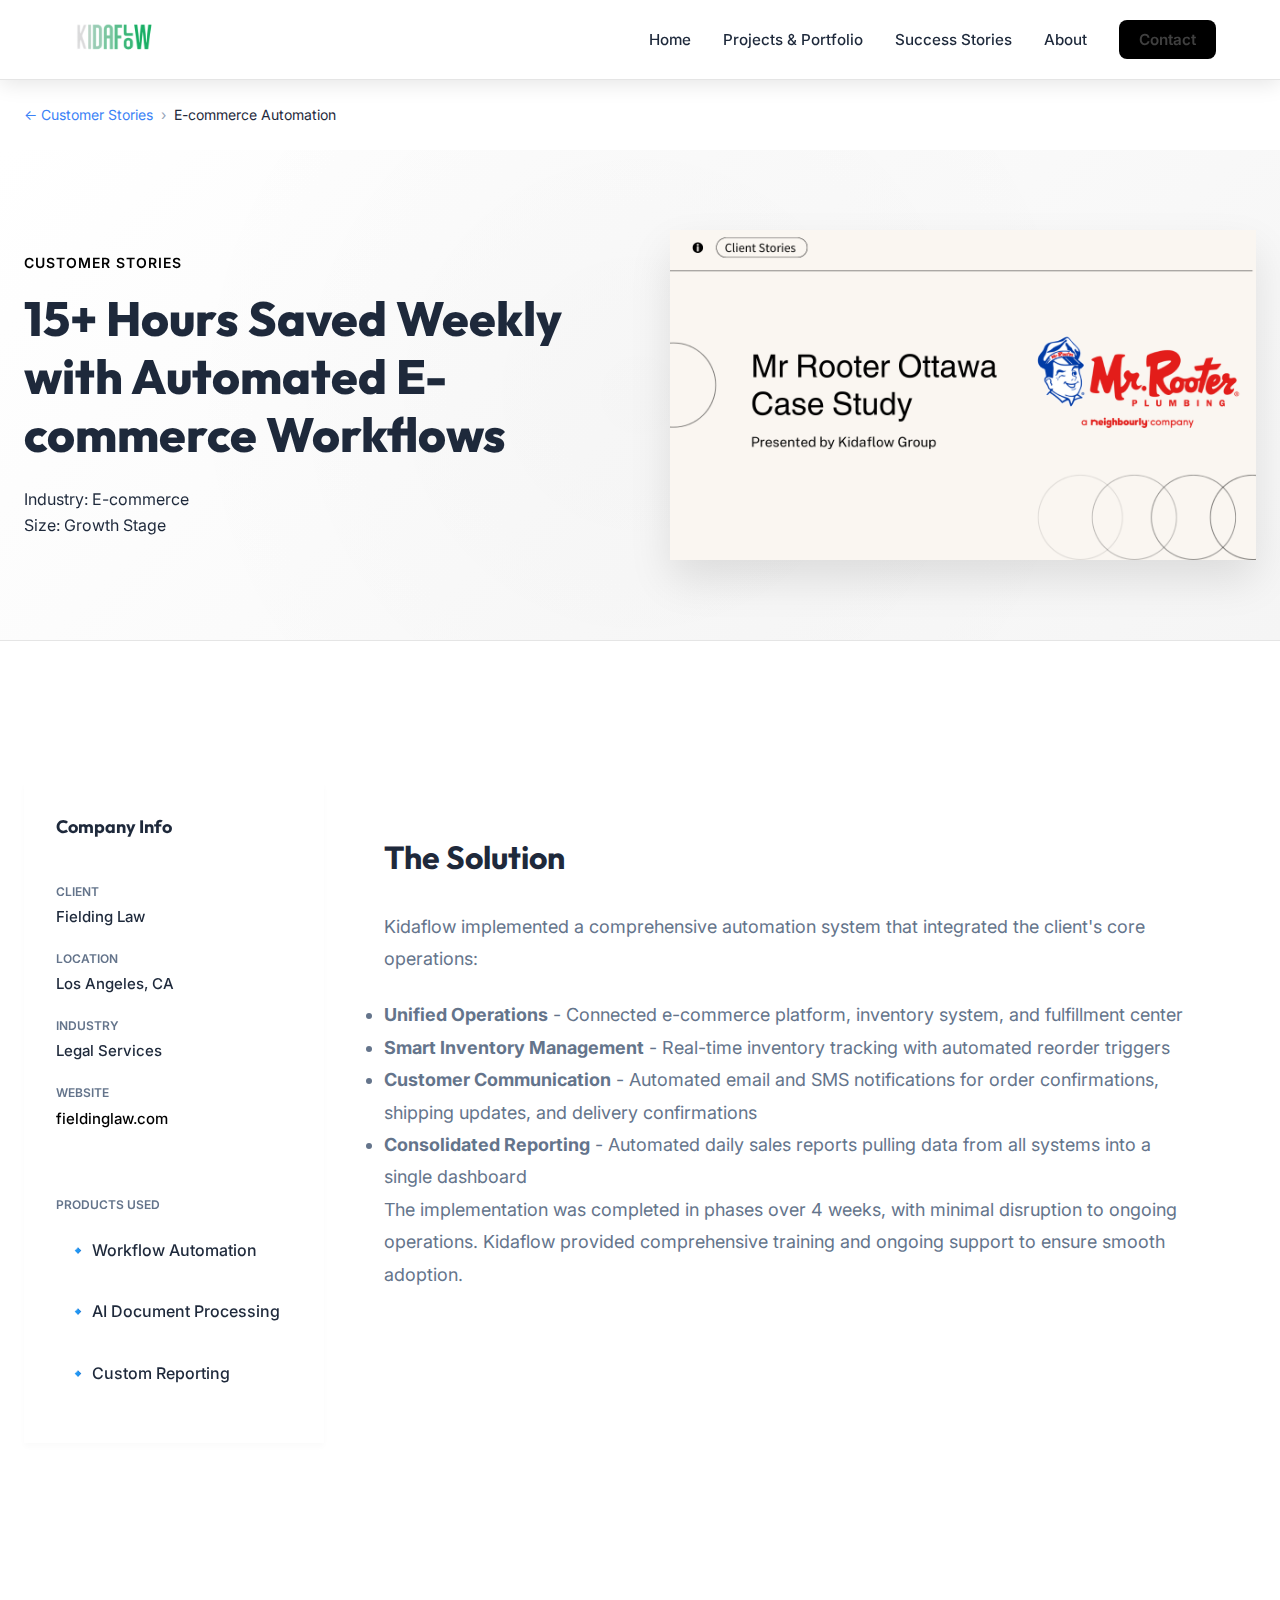
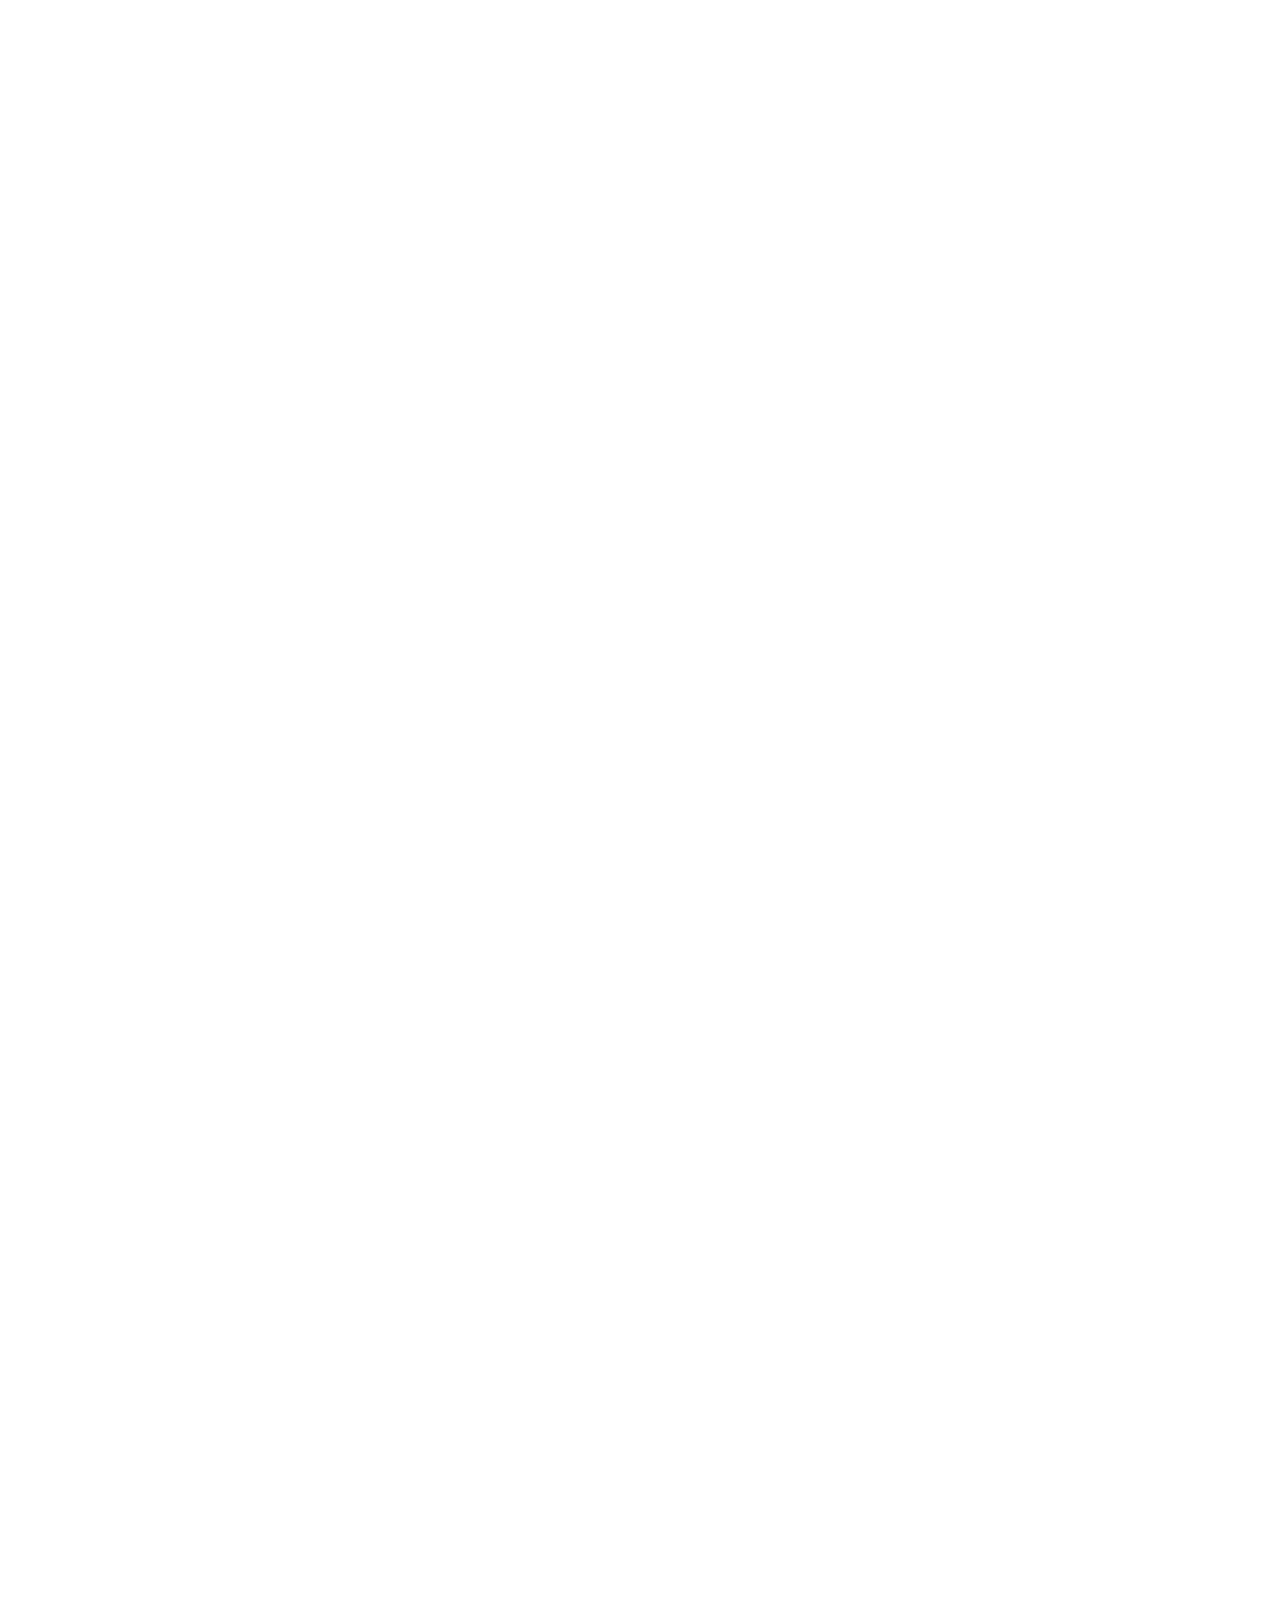
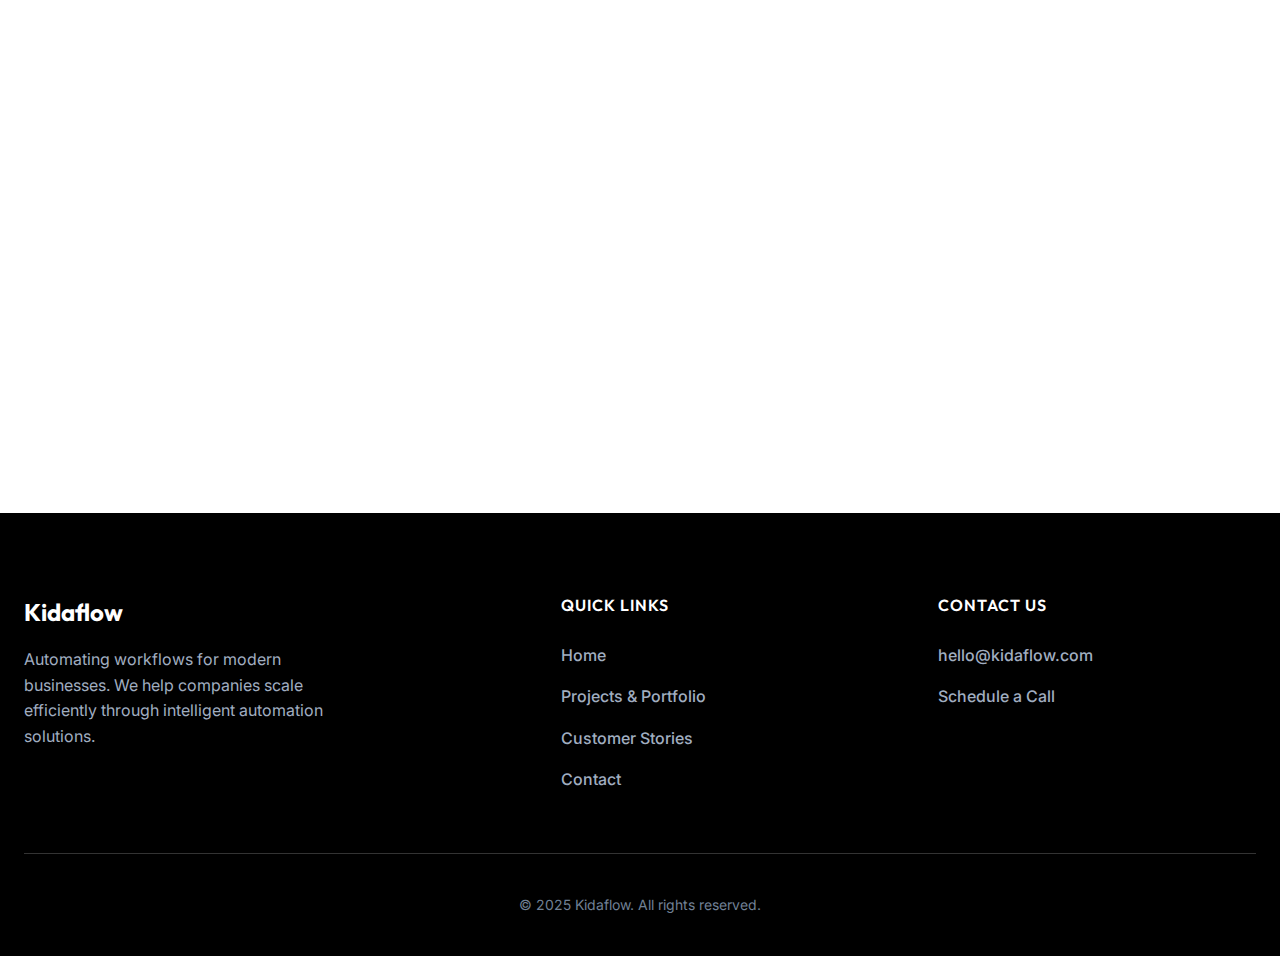
<file: case-studies/client-1.html>
<!DOCTYPE html>
<html lang="en">

<head>
    <meta charset="UTF-8">
    <meta name="viewport" content="width=device-width, initial-scale=1.0">
    <title>E-commerce Automation Success Story | Kidaflow</title>
    <meta name="description"
        content="Learn how an e-commerce company saved 15+ hours per week by automating their workflow with Kidaflow.">
    <link rel="stylesheet" href="../customers.css">
    <link rel="stylesheet" href="case-study.css">
</head>

<body>
    <!-- Navigation Bar -->
    <nav class="navbar">
        <div class="nav-logo">
            <a href="index.html">
                <img src="../kidaflow_logo.png" alt="Kidaflow Logo">
            </a>
        </div>
        <ul class="nav-links">
            <li><a href="index.html" class="nav-link">Home</a></li>
            <li><a href="https://kidaflow.com/portfolio-projects" class="nav-link">Projects & Portfolio</a></li>
            <li><a href="../customers.html" class="nav-link">Success Stories</a></li>
            <li><a href="../about.html" class="nav-link">About</a></li>
            <li><a href="https://kidaflow.com/contact" class="nav-link highlight" target="_blank">Contact</a></li>
        </ul>
        <div class="mobile-menu-btn">☰</div>
    </nav>

    <!-- Breadcrumb -->
    <section class="breadcrumb">
        <div class="container">
            <nav class="breadcrumb-nav">
                <a href="../customers.html">← Customer Stories</a>
                <span>›</span>
                <span>E-commerce Automation</span>
            </nav>
        </div>
    </section>



    <!-- Main Content -->
    <!-- Hero Section (Split) -->
    <section class="hero">
        <div class="container">
            <div class="hero-content">
                <div class="hero-text">
                    <span class="hero-label">Customer Stories</span>
                    <h1>15+ Hours Saved Weekly with Automated E-commerce Workflows</h1>
                    <div class="client-meta" style="justify-content: flex-start; margin-top: 24px;">
                        <div class="meta-item">
                            <span>Industry: E-commerce</span>
                        </div>
                        <div class="meta-item">
                            <span>Size: Growth Stage</span>
                        </div>
                    </div>
                </div>
                <div class="hero-image">
                    <img src="../Client Stories/1.png" alt="Fielding Law Team">
                </div>
            </div>
        </div>
    </section>

    <!-- Main Content Layout -->
    <section class="case-content">
        <div class="container">
            <div class="content-wrapper">

                <!-- Sidebar: Company Info -->
                <aside class="company-info">
                    <h3>Company Info</h3>

                    <div class="info-item">
                        <span class="info-label">Client</span>
                        <div class="info-value">Fielding Law</div>
                    </div>

                    <div class="info-item">
                        <span class="info-label">Location</span>
                        <div class="info-value">Los Angeles, CA</div>
                    </div>

                    <div class="info-item">
                        <span class="info-label">Industry</span>
                        <div class="info-value">Legal Services</div>
                    </div>

                    <div class="info-item">
                        <span class="info-label">Website</span>
                        <div class="info-value"><a href="#">fieldinglaw.com</a></div>
                    </div>

                    <div class="products-list">
                        <span class="info-label" style="margin-bottom: 12px;">Products Used</span>
                        <div class="product-item">🔹 Workflow Automation</div>
                        <div class="product-item">🔹 AI Document Processing</div>
                        <div class="product-item">🔹 Custom Reporting</div>
                    </div>
                </aside>

                <!-- Main Story Content -->
                <article class="main-content">
                    <h2>The Solution</h2>
                    <p>Kidaflow implemented a comprehensive automation system that integrated the client's core
                        operations:</p>
                    <ul>
                        <li><strong>Unified Operations</strong> - Connected e-commerce platform, inventory system, and
                            fulfillment center</li>
                        <li><strong>Smart Inventory Management</strong> - Real-time inventory tracking with
                            automated reorder triggers</li>
                        <li><strong>Customer Communication</strong> - Automated email and SMS notifications for
                            order confirmations, shipping updates, and delivery confirmations</li>
                        <li><strong>Consolidated Reporting</strong> - Automated daily sales reports pulling data
                            from all systems into a single dashboard</li>
                    </ul>

                    <p>The implementation was completed in phases over 4 weeks, with minimal disruption to ongoing
                        operations. Kidaflow provided comprehensive training and ongoing support to ensure smooth
                        adoption.</p>
            </div>

            <!-- Quote Block -->
            <div class="quote-block fade-in-up">
                <div class="quote-content">
                    <p class="quote-text">"Kidaflow transformed our workflow completely. We're now able to
                        process 3x more orders with the same team size, and our accuracy has improved
                        significantly. The time we save allows us to focus on what really matters - growing the
                        business and serving our customers better."</p>
                    <div class="quote-attribution">
                        <strong>Operations Manager</strong>
                        <span>E-commerce Company</span>
                    </div>
                </div>
            </div>

            <!-- The Results -->
            <div class="content-section fade-in-up">
                <h2>The Results</h2>
                <p>Within the first month of implementation, the company saw remarkable improvements:</p>

                <div class="results-table-container">
                    <table class="results-table">
                        <thead>
                            <tr>
                                <th>Metric</th>
                                <th>Impact</th>
                            </tr>
                        </thead>
                        <tbody>
                            <tr>
                                <td>Hours saved per week</td>
                                <td>15+</td>
                            </tr>
                            <tr>
                                <td>Reduction in manual errors</td>
                                <td>90%</td>
                            </tr>
                            <tr>
                                <td>Order processing capacity</td>
                                <td>3x</td>
                            </tr>
                            <tr>
                                <td>On-time notifications</td>
                                <td>100%</td>
                            </tr>
                        </tbody>
                    </table>
                </div>

                <h3>Long-term Impact</h3>
                <ul>
                    <li>Team can now handle peak seasons without additional hiring</li>
                    <li>Customer satisfaction scores improved by 25%</li>
                    <li>Management has real-time visibility into all operations</li>
                    <li>Reduced operational costs while scaling revenue</li>
                </ul>
            </div>


            </article>
        </div>
        </div>
    </section>



    <!-- More Stories -->
    <section class="more-stories">
        <div class="container">
            <h2 class="section-title fade-in-up">More Customer Success Stories</h2>
            <div class="stories-preview">
                <div class="customer-card fade-in-up">
                    <div class="customer-image">
                        <img src="../Client Stories/3.png" alt="Client Story" loading="lazy">
                    </div>
                    <div class="customer-content">
                        <h3 class="customer-quote">"Streamlined our entire customer onboarding process"</h3>
                        <p class="customer-attribution">
                            <strong>Customer Success Director</strong><br>
                            Financial Services
                        </p>
                        <a href="client-3.html" class="read-more">Read Story →</a>
                    </div>
                </div>
                <div class="customer-card fade-in-up">
                    <div class="customer-image">
                        <img src="../Client Stories/4.png" alt="Client Story" loading="lazy">
                    </div>
                    <div class="customer-content">
                        <h3 class="customer-quote">"Reduced manual data entry by 90%"</h3>
                        <p class="customer-attribution">
                            <strong>IT Manager</strong><br>
                            Healthcare Provider
                        </p>
                        <a href="client-4.html" class="read-more">Read Story →</a>
                    </div>
                </div>
                <div class="customer-card fade-in-up">
                    <div class="customer-image">
                        <img src="../Client Stories/5.png" alt="Client Story" loading="lazy">
                    </div>
                    <div class="customer-content">
                        <h3 class="customer-quote">"Automated our reporting workflow completely"</h3>
                        <p class="customer-attribution">
                            <strong>Analytics Lead</strong><br>
                            Marketing Agency
                        </p>
                        <a href="client-5.html" class="read-more">Read Story →</a>
                    </div>
                </div>
            </div>
        </div>
    </section>

    <!-- CTA Section -->
    <section class="cta-section fade-in-up">
        <div class="container">
            <div class="cta-content">
                <h2>Ready to Transform Your Workflows?</h2>
                <p>Discover how Kidaflow can help your business achieve similar results</p>
                <a href="https://kidaflow.com/#contact" class="btn-cta">Schedule a Free Consultation</a>
            </div>
        </div>
    </section>

    <!-- Footer -->
    <footer class="footer">
        <div class="container">
            <div class="footer-content">
                <div class="footer-section">
                    <h3>Kidaflow</h3>
                    <p>Automating workflows for modern businesses. We help companies scale efficiently through
                        intelligent automation solutions.</p>
                </div>
                <div class="footer-section">
                    <h4>Quick Links</h4>
                    <div class="footer-links">
                        <a href="https://kidaflow.com/">Home</a>
                        <a href="https://kidaflow.com/portfolio-projects">Projects & Portfolio</a>
                        <a href="../customers.html">Customer Stories</a>
                        <a href="https://kidaflow.com/#contact">Contact</a>
                    </div>
                </div>
                <div class="footer-section">
                    <h4>Contact Us</h4>
                    <div class="footer-links">
                        <a href="mailto:hello@kidaflow.com">hello@kidaflow.com</a>
                        <a href="https://kidaflow.com/#contact">Schedule a Call</a>
                    </div>
                </div>
            </div>
            <div class="footer-bottom">
                <p>&copy; 2025 Kidaflow. All rights reserved.</p>
            </div>
        </div>
    </footer>

    <script src="../customers.js"></script>
</body>

</html>
</file>
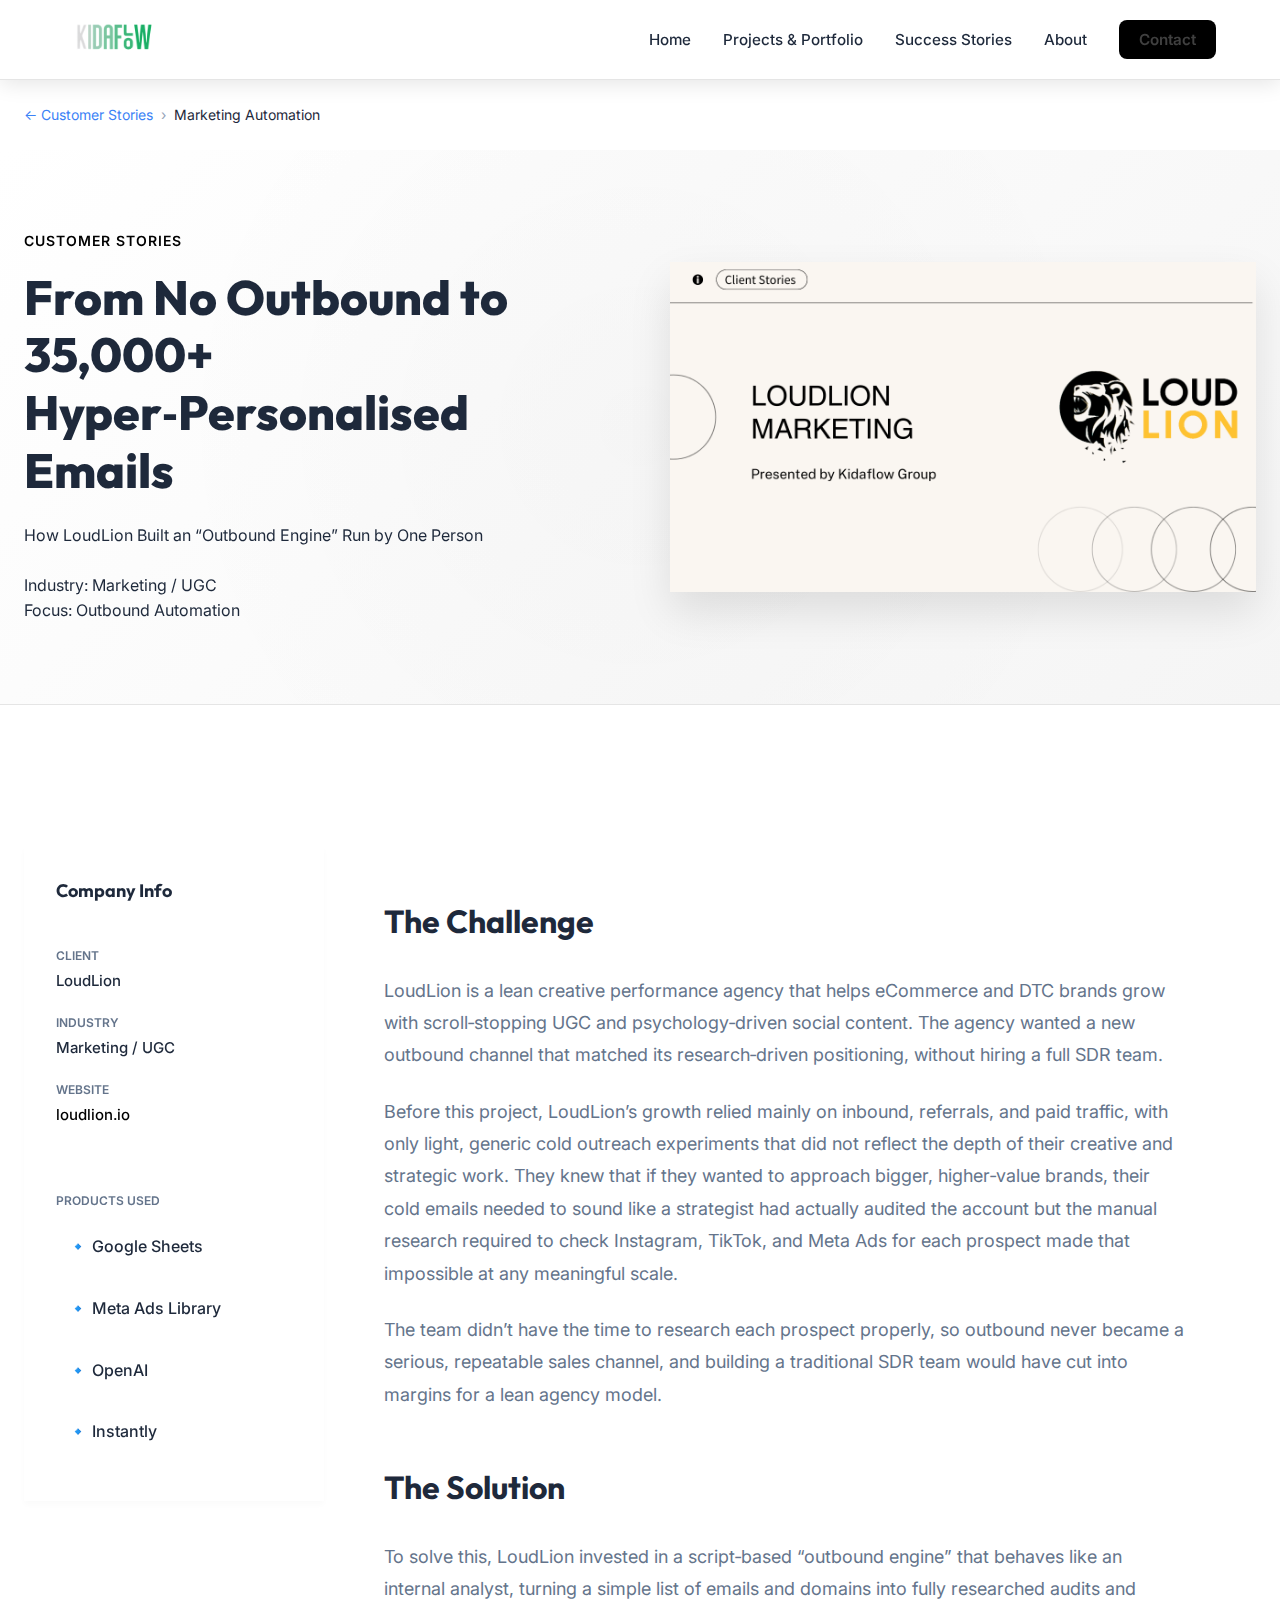
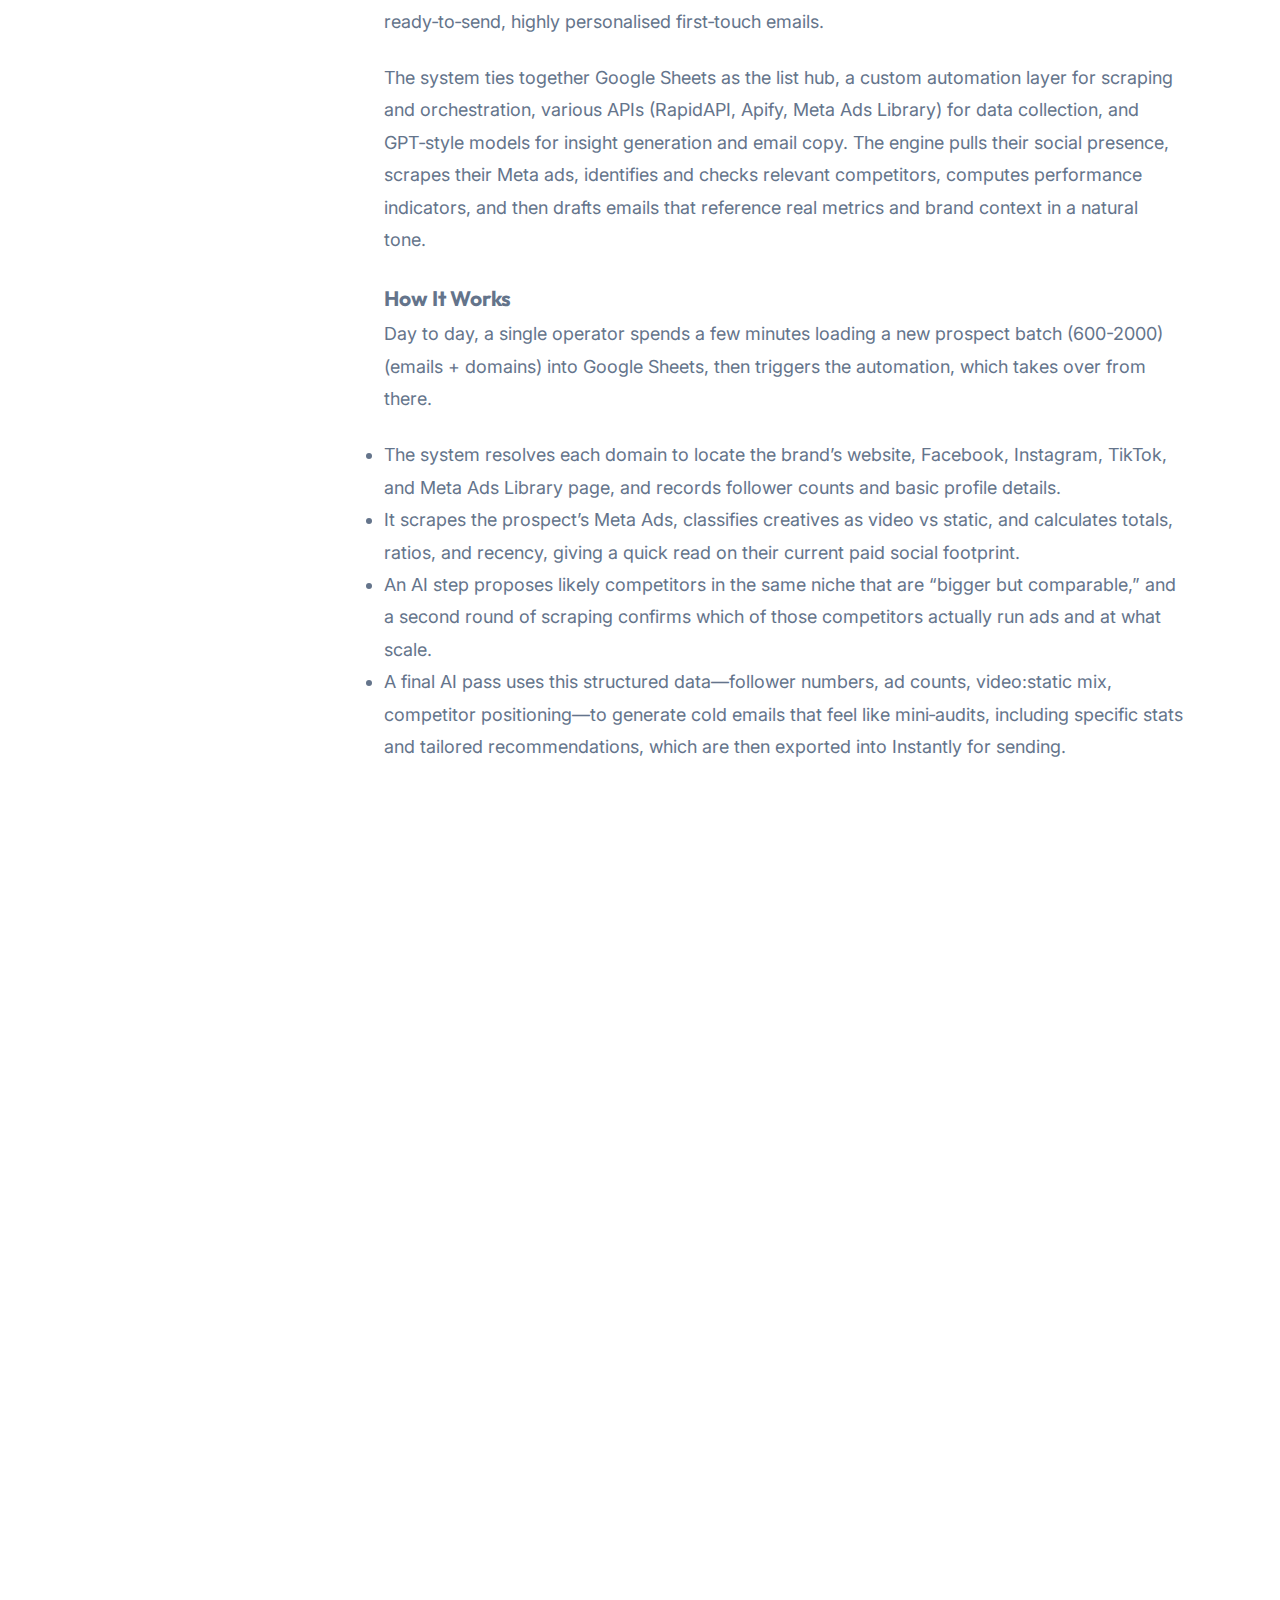
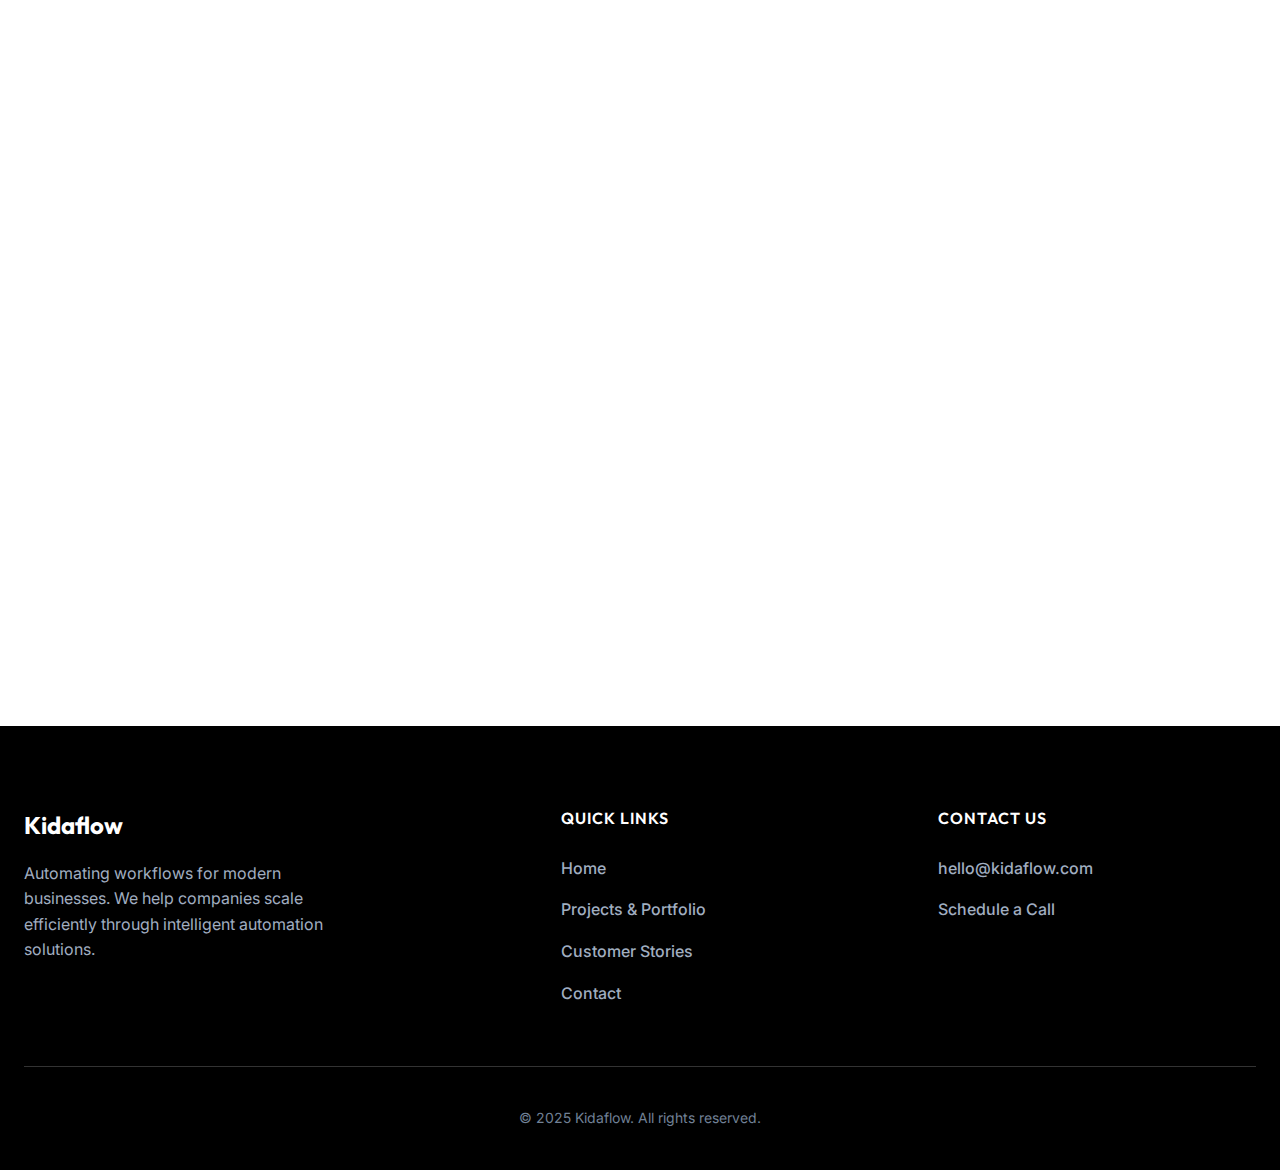
<file: case-studies/loudlion.html>
<!DOCTYPE html>
<html lang="en">

<head>
    <meta charset="UTF-8">
    <meta name="viewport" content="width=device-width, initial-scale=1.0">
    <title>LoudLion Success Story | Kidaflow</title>
    <meta name="description"
        content="Learn how LoudLion built an outbound engine run by one person to send 35,000+ hyper-personalised emails.">
    <link rel="stylesheet" href="../customers.css">
    <link rel="stylesheet" href="case-study.css">
</head>

<body>
    <!-- Navigation Bar -->
    <nav class="navbar">
        <div class="nav-logo">
            <a href="index.html">
                <img src="../kidaflow_logo.png" alt="Kidaflow Logo">
            </a>
        </div>
        <ul class="nav-links">
            <li><a href="index.html" class="nav-link">Home</a></li>
            <li><a href="https://kidaflow.com/portfolio-projects" class="nav-link">Projects & Portfolio</a></li>
            <li><a href="../customers.html" class="nav-link">Success Stories</a></li>
            <li><a href="../about.html" class="nav-link">About</a></li>
            <li><a href="https://kidaflow.com/contact" class="nav-link highlight" target="_blank">Contact</a></li>
        </ul>
        <div class="mobile-menu-btn">☰</div>
    </nav>

    <!-- Breadcrumb -->
    <section class="breadcrumb">
        <div class="container">
            <nav class="breadcrumb-nav">
                <a href="../customers.html">← Customer Stories</a>
                <span>›</span>
                <span>Marketing Automation</span>
            </nav>
        </div>
    </section>

    <!-- Main Content -->
    <!-- Hero Section (Split) -->
    <section class="hero">
        <div class="container">
            <div class="hero-content">
                <div class="hero-text">
                    <span class="hero-label">Customer Stories</span>
                    <h1>From No Outbound to 35,000+ Hyper‑Personalised Emails</h1>
                    <p class="case-subtitle">How LoudLion Built an “Outbound Engine” Run by One Person</p>
                    <div class="client-meta" style="justify-content: flex-start; margin-top: 24px;">
                        <div class="meta-item">
                            <span>Industry: Marketing / UGC</span>
                        </div>
                        <div class="meta-item">
                            <span>Focus: Outbound Automation</span>
                        </div>
                    </div>
                </div>
                <div class="hero-image">
                    <img src="../Client Stories/4.png" alt="LoudLion Team">
                </div>
            </div>
        </div>
    </section>

    <!-- Main Content Layout -->
    <section class="case-content">
        <div class="container">
            <div class="content-wrapper">

                <!-- Sidebar: Company Info -->
                <aside class="company-info">
                    <h3>Company Info</h3>

                    <div class="info-item">
                        <span class="info-label">Client</span>
                        <div class="info-value">LoudLion</div>
                    </div>

                    <div class="info-item">
                        <span class="info-label">Industry</span>
                        <div class="info-value">Marketing / UGC</div>
                    </div>

                    <div class="info-item">
                        <span class="info-label">Website</span>
                        <div class="info-value"><a href="https://www.loudlion.io/" target="_blank">loudlion.io</a></div>
                    </div>

                    <div class="products-list">
                        <span class="info-label" style="margin-bottom: 12px;">Products Used</span>
                        <div class="product-item">🔹 Google Sheets</div>
                        <div class="product-item">🔹 Meta Ads Library</div>
                        <div class="product-item">🔹 OpenAI</div>
                        <div class="product-item">🔹 Instantly</div>
                    </div>
                </aside>

                <!-- Main Story Content -->
                <article class="main-content">
                    <h2>The Challenge</h2>
                    <p>LoudLion is a lean creative performance agency that helps eCommerce and DTC brands grow with
                        scroll‑stopping UGC and psychology‑driven social content. The agency wanted a new outbound
                        channel that matched its research‑driven positioning, without hiring a full SDR team.</p>
                    <p>Before this project, LoudLion’s growth relied mainly on inbound, referrals, and paid traffic,
                        with only light, generic cold outreach experiments that did not reflect the depth of their
                        creative and strategic work. They knew that if they wanted to approach bigger, higher‑value
                        brands, their cold emails needed to sound like a strategist had actually audited the account but
                        the manual research required to check Instagram, TikTok, and Meta Ads for each prospect made
                        that impossible at any meaningful scale.</p>
                    <p>The team didn’t have the time to research each prospect properly, so outbound never became a
                        serious, repeatable sales channel, and building a traditional SDR team would have cut into
                        margins for a lean agency model.</p>

                    <h2>The Solution</h2>
                    <p>To solve this, LoudLion invested in a script‑based “outbound engine” that behaves like an
                        internal analyst, turning a simple list of emails and domains into fully researched audits and
                        ready‑to‑send, highly personalised first‑touch emails.</p>
                    <p>The system ties together Google Sheets as the list hub, a custom automation layer for scraping
                        and orchestration, various APIs (RapidAPI, Apify, Meta Ads Library) for data collection, and
                        GPT‑style models for insight generation and email copy. The engine pulls their social presence,
                        scrapes their Meta ads, identifies and checks relevant competitors, computes performance
                        indicators, and then drafts emails that reference real metrics and brand context in a natural
                        tone.</p>

                    <h3>How It Works</h3>
                    <p>Day to day, a single operator spends a few minutes loading a new prospect batch (600-2000)
                        (emails + domains) into Google Sheets, then triggers the automation, which takes over from
                        there.</p>
                    <ul>
                        <li>The system resolves each domain to locate the brand’s website, Facebook, Instagram, TikTok,
                            and Meta Ads Library page, and records follower counts and basic profile details.</li>
                        <li>It scrapes the prospect’s Meta Ads, classifies creatives as video vs static, and calculates
                            totals, ratios, and recency, giving a quick read on their current paid social footprint.
                        </li>
                        <li>An AI step proposes likely competitors in the same niche that are “bigger but comparable,”
                            and a second round of scraping confirms which of those competitors actually run ads and at
                            what scale.</li>
                        <li>A final AI pass uses this structured data—follower numbers, ad counts, video:static mix,
                            competitor positioning—to generate cold emails that feel like mini‑audits, including
                            specific stats and tailored recommendations, which are then exported into Instantly for
                            sending.</li>
                    </ul>
            </div>

            <!-- Quote Block -->
            <div class="quote-block fade-in-up">
                <div class="quote-content">
                    <p class="quote-text">"Manual work reduced by ~95% per prospect."</p>
                    <div class="quote-attribution">
                        <strong>Alessandro Wyatt</strong>
                        <span>LoudLion</span>
                    </div>
                </div>
            </div>

            <!-- The Results -->
            <div class="content-section fade-in-up">
                <h2>Results and Business Impact</h2>
                <p>Overall, the system has turned outbound from a neglected, manual task into a repeatable acquisition
                    engine that LoudLion can dial up or down based on goals—testing new niches, offers, and sequences at
                    volume without breaking their lean staffing model.</p>

                <div class="results-table-container">
                    <table class="results-table">
                        <thead>
                            <tr>
                                <th>Metric</th>
                                <th>Impact</th>
                            </tr>
                        </thead>
                        <tbody>
                            <tr>
                                <td>Manual work reduced</td>
                                <td>~95% per prospect</td>
                            </tr>
                            <tr>
                                <td>Outbound volume</td>
                                <td>1,500–2,400 personalised emails/day</td>
                            </tr>
                            <tr>
                                <td>Total Sent</td>
                                <td>35,000+ since launch</td>
                            </tr>
                            <tr>
                                <td>Headcount leverage</td>
                                <td>1 operator = 3-5 full-time SDRs</td>
                            </tr>
                        </tbody>
                    </table>
                </div>

                <h3>Long-term Impact</h3>
                <ul>
                    <li><strong>Scale:</strong> One operator can prepare and trigger 10,000+ fully researched sends per
                        month in a few hours of admin work.</li>
                    <li><strong>Credibility:</strong> Emails read like mini-audits, making it credible to approach
                        larger eCom and DTC brands.</li>
                    <li><strong>Efficiency:</strong> Effectively removing almost all manual research and writing per
                        contact.</li>
                </ul>
            </div>

            </article>
        </div>
        </div>
    </section>

    <!-- CTA Section -->
    <section class="cta-section fade-in-up">
        <div class="container">
            <div class="cta-content">
                <h2>Ready to Transform Your Workflows?</h2>
                <p>Discover how Kidaflow can help your business achieve similar results</p>
                <a href="https://kidaflow.com/#contact" class="btn-cta">Schedule a Free Consultation</a>
            </div>
        </div>
    </section>

    <!-- Footer -->
    <footer class="footer">
        <div class="container">
            <div class="footer-content">
                <div class="footer-section">
                    <h3>Kidaflow</h3>
                    <p>Automating workflows for modern businesses. We help companies scale efficiently through
                        intelligent automation solutions.</p>
                </div>
                <div class="footer-section">
                    <h4>Quick Links</h4>
                    <div class="footer-links">
                        <a href="https://kidaflow.com/">Home</a>
                        <a href="https://kidaflow.com/portfolio-projects">Projects & Portfolio</a>
                        <a href="../customers.html">Customer Stories</a>
                        <a href="https://kidaflow.com/#contact">Contact</a>
                    </div>
                </div>
                <div class="footer-section">
                    <h4>Contact Us</h4>
                    <div class="footer-links">
                        <a href="mailto:hello@kidaflow.com">hello@kidaflow.com</a>
                        <a href="https://kidaflow.com/#contact">Schedule a Call</a>
                    </div>
                </div>
            </div>
            <div class="footer-bottom">
                <p>&copy; 2025 Kidaflow. All rights reserved.</p>
            </div>
        </div>
    </footer>

    <script src="../customers.js"></script>
</body>

</html>
</file>
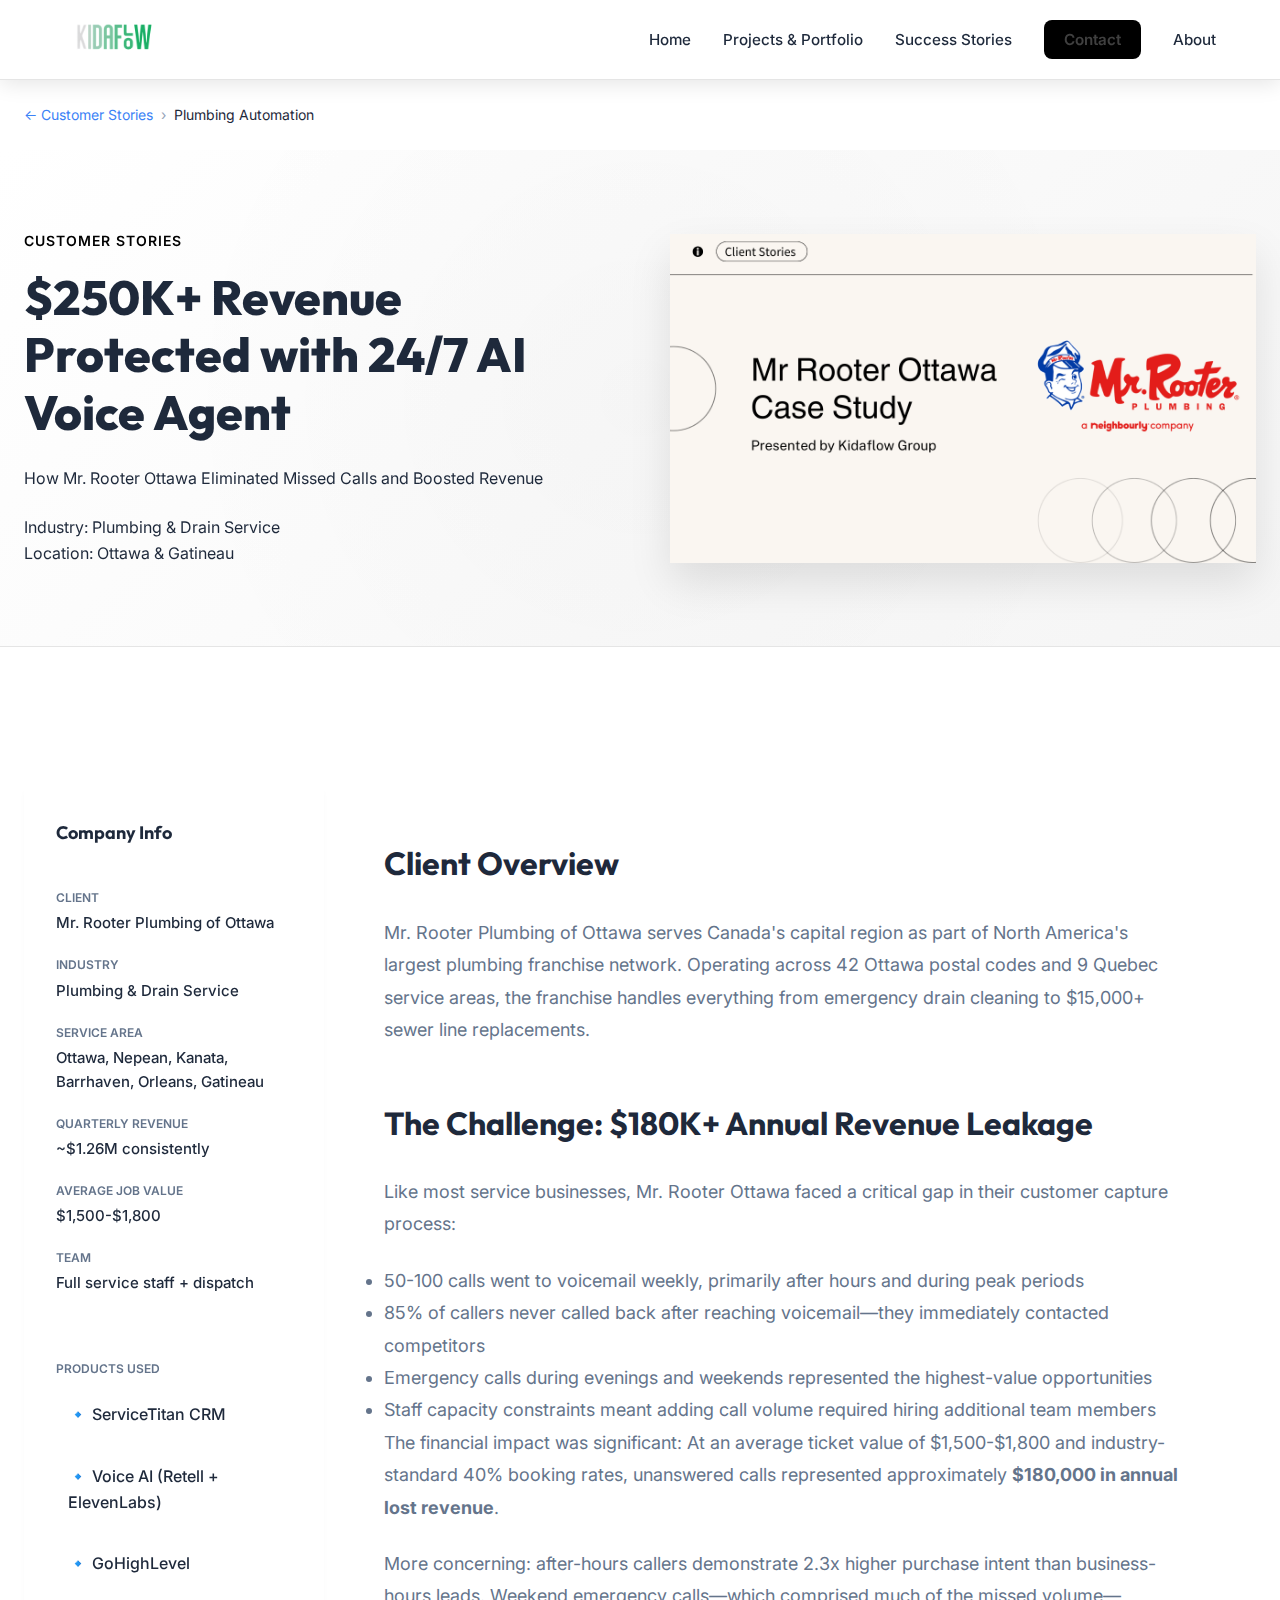
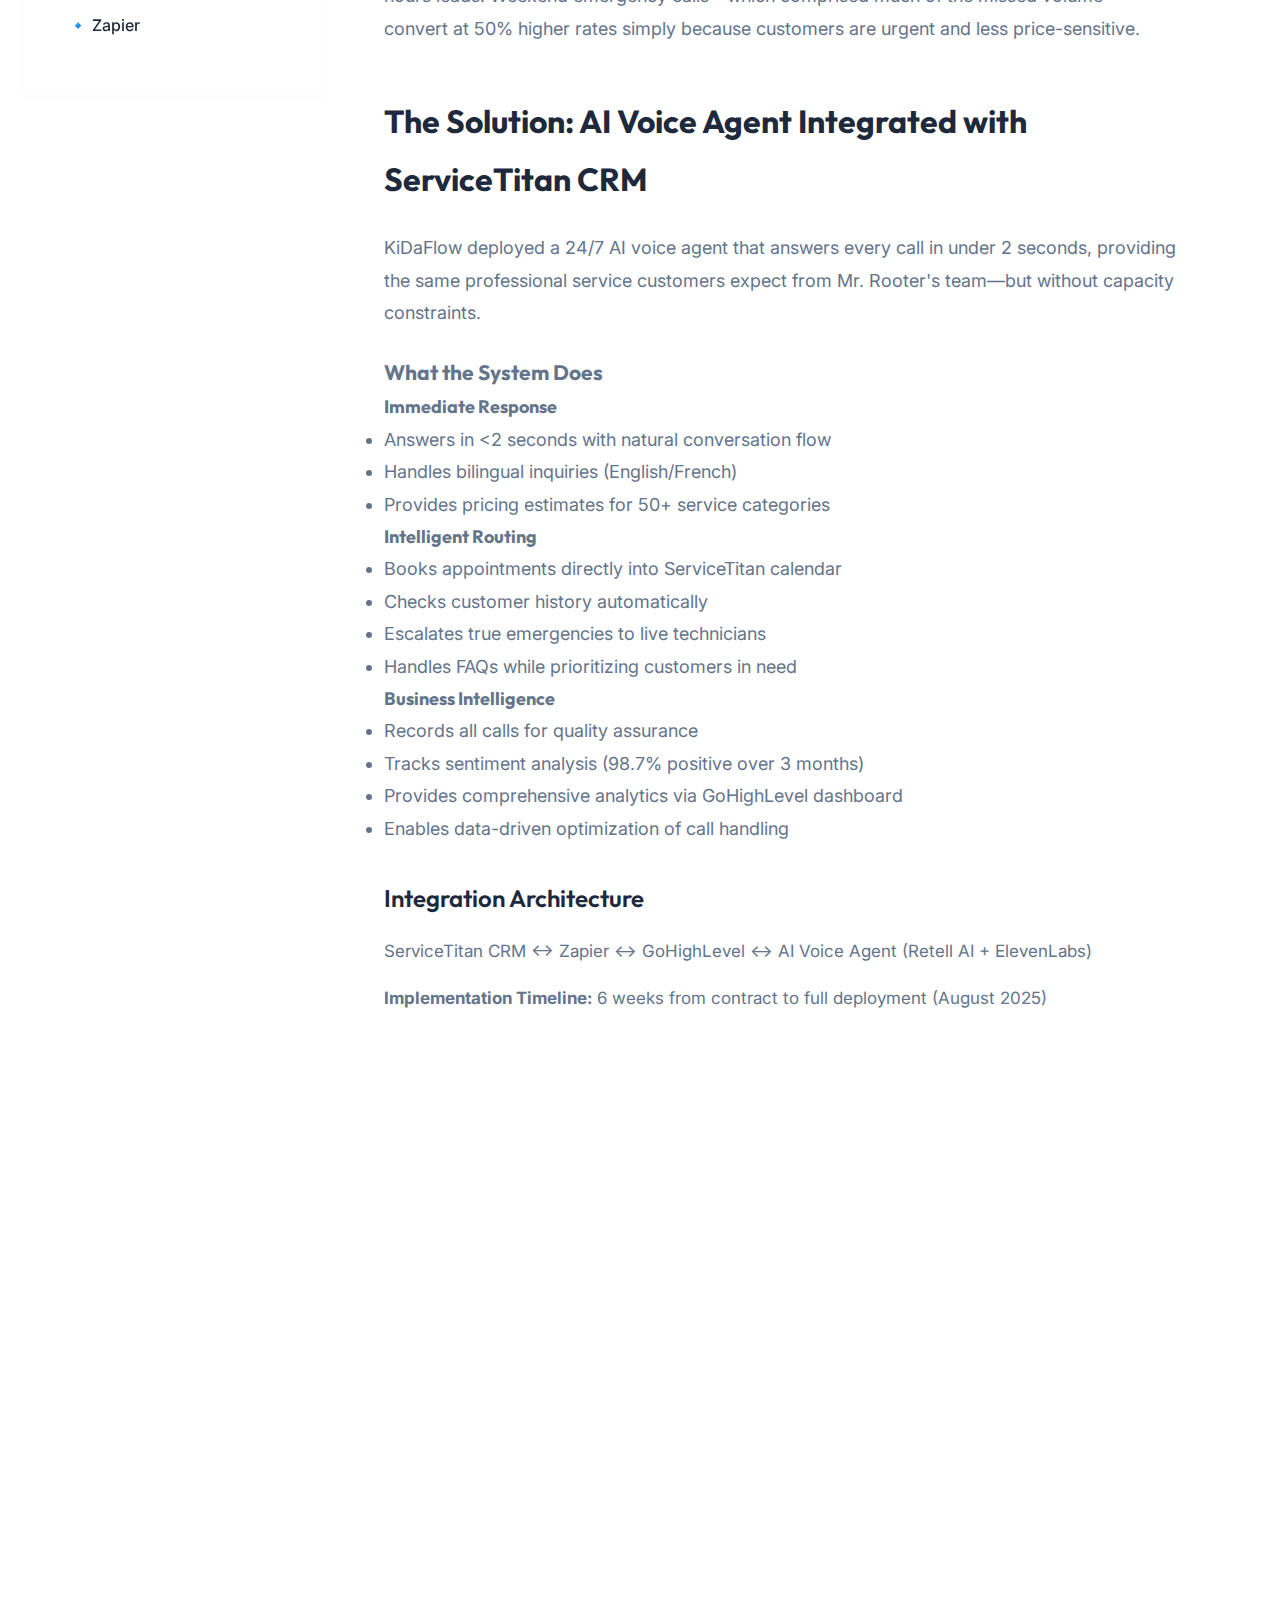
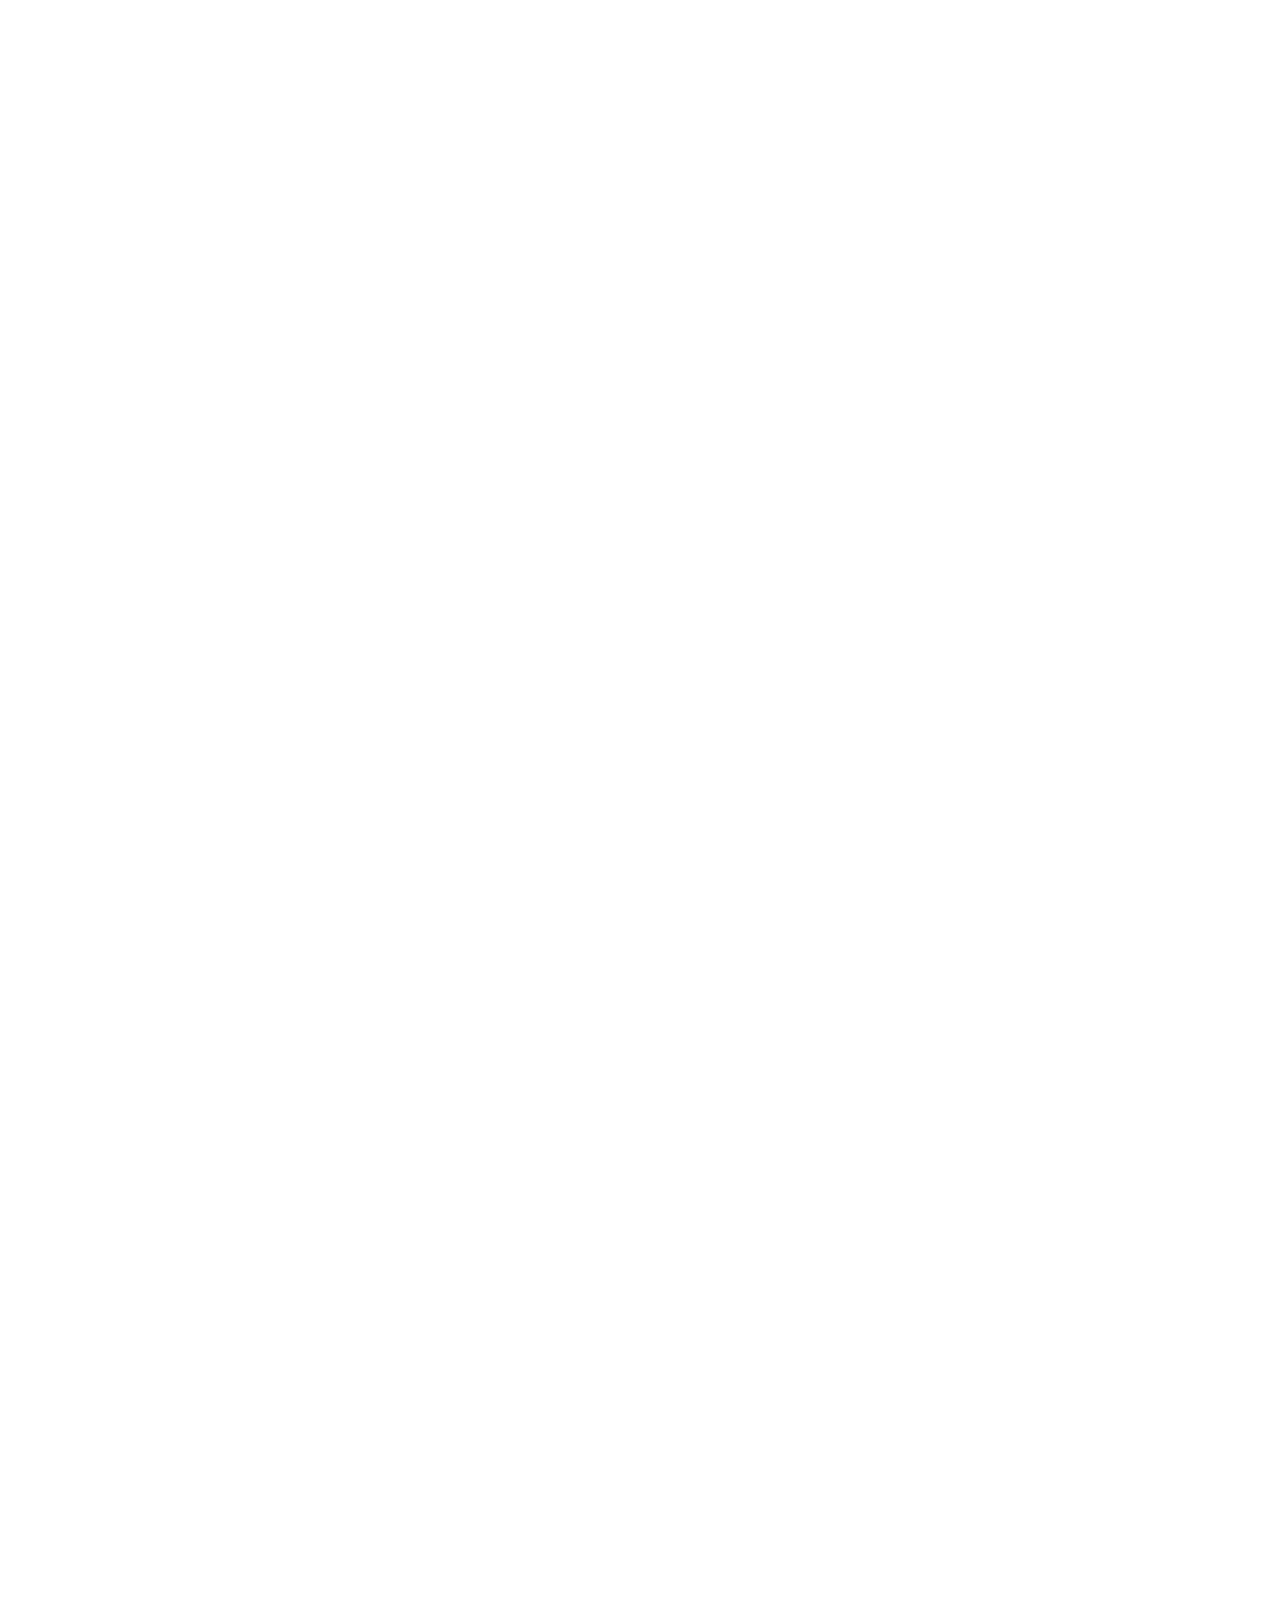
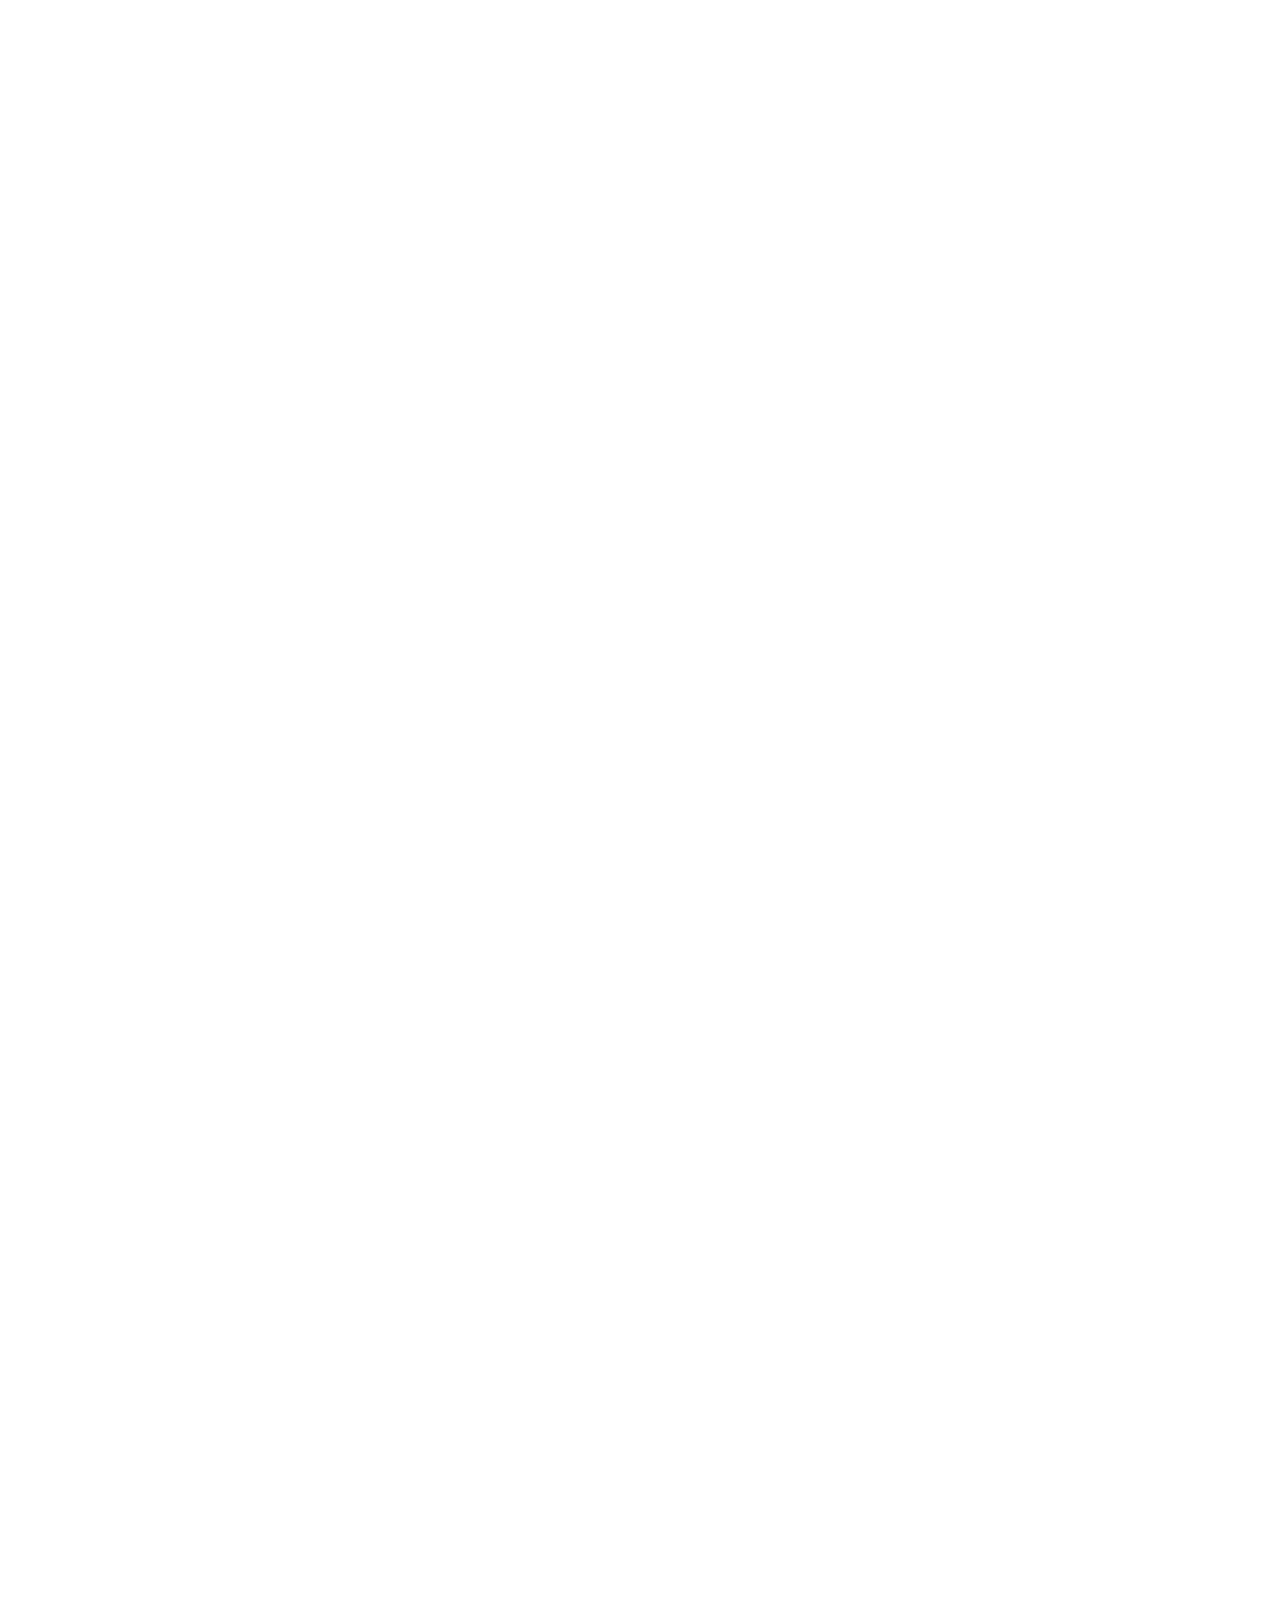
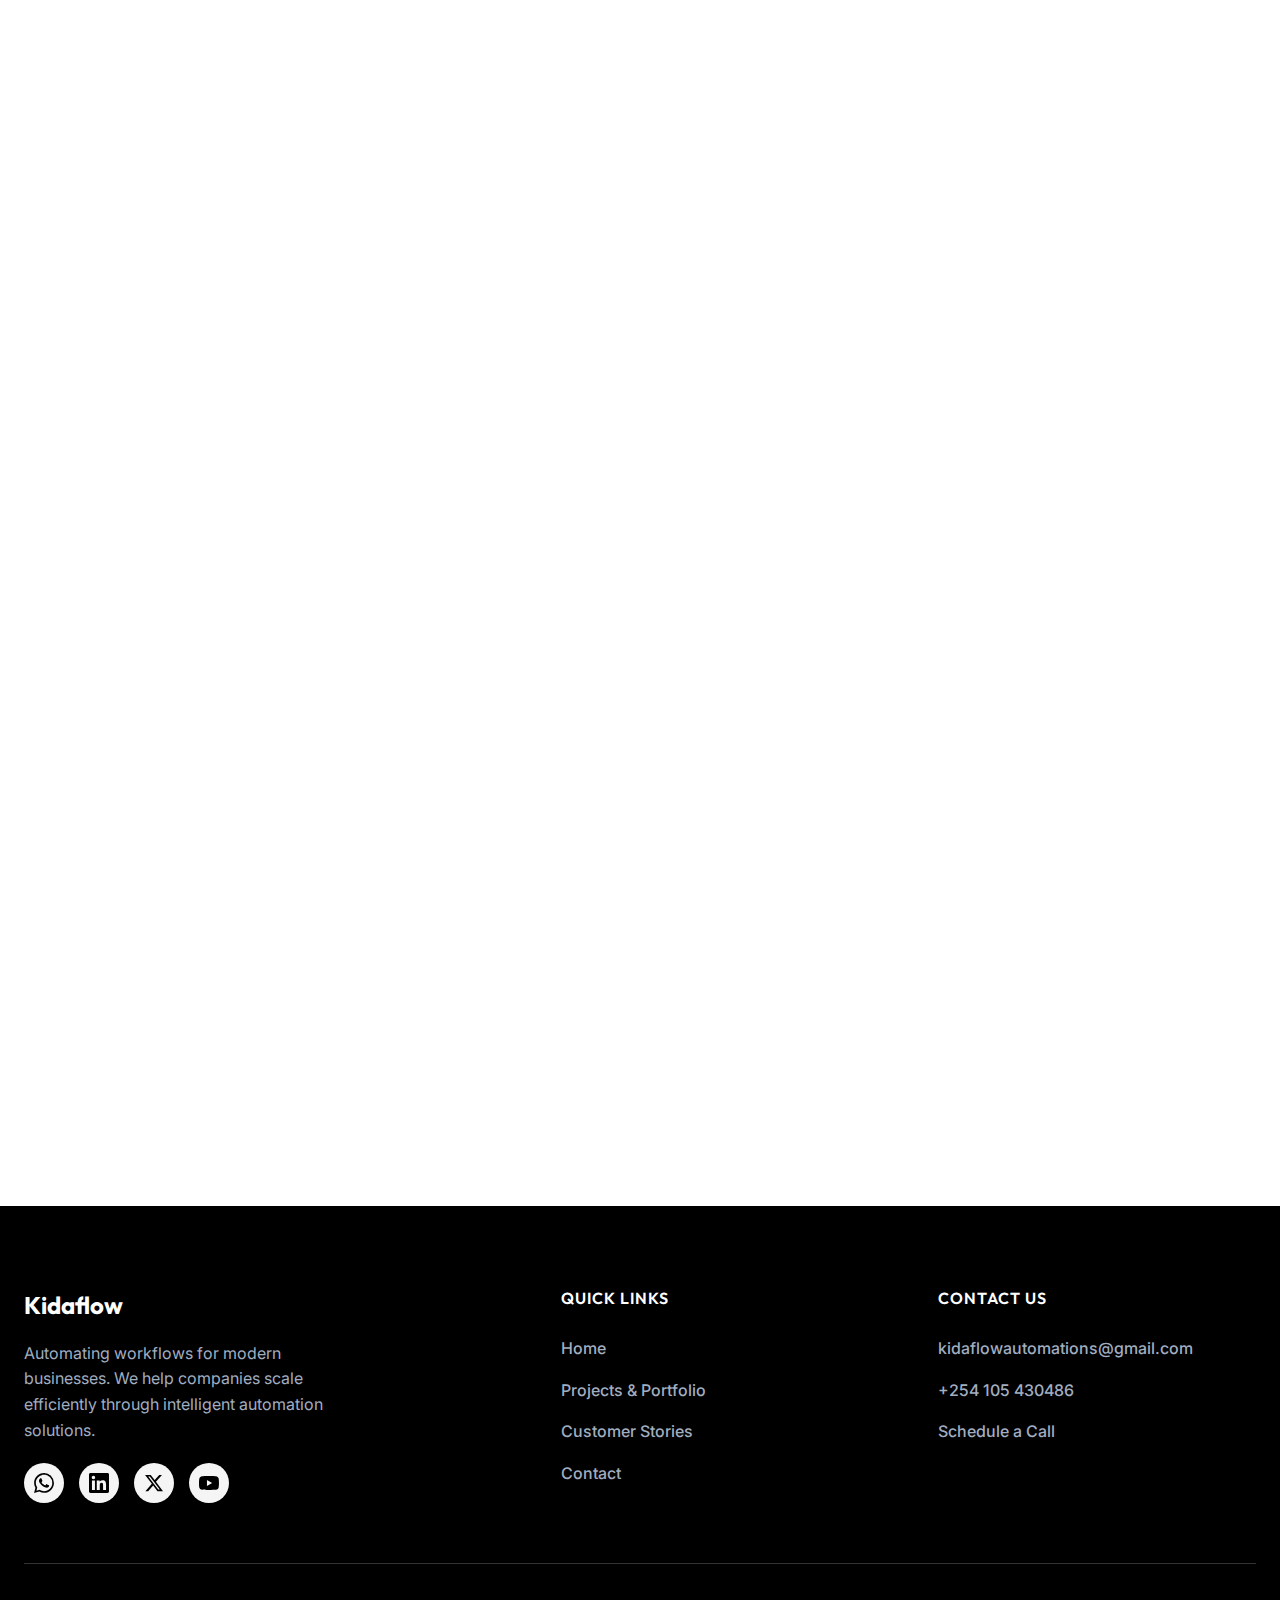
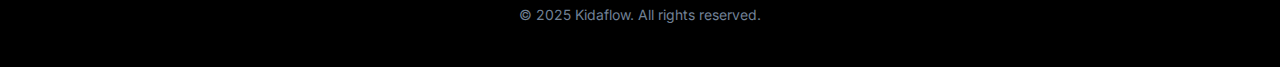
<file: case-studies/mr-rooter.html>
<!DOCTYPE html>
<html lang="en">

<head>
    <meta charset="UTF-8">
    <meta name="viewport" content="width=device-width, initial-scale=1.0">
    <title>Mr. Rooter Success Story | Kidaflow</title>
    <meta name="description"
        content="How Mr. Rooter Ottawa protected $250K+ in revenue using a 24/7 AI Voice Agent integrated with ServiceTitan.">
    <link rel="stylesheet" href="../customers.css">
    <link rel="stylesheet" href="case-study.css">
    <link
        href="https://fonts.googleapis.com/css2?family=Inter:wght@300;400;500;600;700;900&family=Outfit:wght@300;400;500;600;700;800;900&display=swap"
        rel="stylesheet">
</head>

<body>
    <!-- Navigation Bar -->
    <nav class="navbar">
        <div class="nav-logo">
            <a href="index.html">
                <img src="../kidaflow_logo.png" alt="Kidaflow Logo">
            </a>
        </div>
        <ul class="nav-links">
            <li><a href="../index.html" class="nav-link">Home</a></li>
            <li><a href="../projects.html" class="nav-link">Projects & Portfolio</a></li>
            <li><a href="../customers.html" class="nav-link">Success Stories</a></li>
            <li><a href="../contact.html" class="nav-link highlight">Contact</a></li>
            <li><a href="../about.html" class="nav-link">About</a></li>
        </ul>
        <div class="mobile-menu-btn">☰</div>
    </nav>

    <!-- Breadcrumb -->
    <section class="breadcrumb">
        <div class="container">
            <nav class="breadcrumb-nav">
                <a href="../customers.html">← Customer Stories</a>
                <span>›</span>
                <span>Plumbing Automation</span>
            </nav>
        </div>
    </section>

    <!-- Main Content -->
    <!-- Hero Section (Split) -->
    <section class="hero">
        <div class="container">
            <div class="hero-content">
                <div class="hero-text">
                    <span class="hero-label">Customer Stories</span>
                    <h1>$250K+ Revenue Protected with 24/7 AI Voice Agent</h1>
                    <p class="case-subtitle">How Mr. Rooter Ottawa Eliminated Missed Calls and Boosted Revenue</p>
                    <div class="client-meta" style="justify-content: flex-start; margin-top: 24px;">
                        <div class="meta-item">
                            <span>Industry: Plumbing & Drain Service</span>
                        </div>
                        <div class="meta-item">
                            <span>Location: Ottawa & Gatineau</span>
                        </div>
                    </div>
                </div>
                <div class="hero-image">
                    <img src="../Client Stories/1.png" alt="Mr. Rooter Service Van">
                </div>
            </div>
        </div>
    </section>

    <!-- Main Content Layout -->
    <section class="case-content">
        <div class="container">
            <div class="content-wrapper">

                <!-- Sidebar: Company Info -->
                <aside class="company-info">
                    <h3>Company Info</h3>

                    <div class="info-item">
                        <span class="info-label">Client</span>
                        <div class="info-value">Mr. Rooter Plumbing of Ottawa</div>
                    </div>

                    <div class="info-item">
                        <span class="info-label">Industry</span>
                        <div class="info-value">Plumbing & Drain Service</div>
                    </div>

                    <div class="info-item">
                        <span class="info-label">Service Area</span>
                        <div class="info-value">Ottawa, Nepean, Kanata, Barrhaven, Orleans, Gatineau</div>
                    </div>

                    <div class="info-item">
                        <span class="info-label">Quarterly Revenue</span>
                        <div class="info-value">~$1.26M consistently</div>
                    </div>

                    <div class="info-item">
                        <span class="info-label">Average Job Value</span>
                        <div class="info-value">$1,500-$1,800</div>
                    </div>

                    <div class="info-item">
                        <span class="info-label">Team</span>
                        <div class="info-value">Full service staff + dispatch</div>
                    </div>

                    <div class="products-list">
                        <span class="info-label" style="margin-bottom: 12px;">Products Used</span>
                        <div class="product-item">🔹 ServiceTitan CRM</div>
                        <div class="product-item">🔹 Voice AI (Retell + ElevenLabs)</div>
                        <div class="product-item">🔹 GoHighLevel</div>
                        <div class="product-item">🔹 Zapier</div>
                    </div>
                </aside>

                <!-- Main Story Content -->
                <article class="main-content">
                    <h2>Client Overview</h2>
                    <p>Mr. Rooter Plumbing of Ottawa serves Canada's capital region as part of North America's largest
                        plumbing franchise network. Operating across 42 Ottawa postal codes and 9 Quebec service areas,
                        the franchise handles everything from emergency drain cleaning to $15,000+ sewer line
                        replacements.</p>

                    <h2>The Challenge: $180K+ Annual Revenue Leakage</h2>
                    <p>Like most service businesses, Mr. Rooter Ottawa faced a critical gap in their customer capture
                        process:</p>
                    <ul>
                        <li>50-100 calls went to voicemail weekly, primarily after hours and during peak periods</li>
                        <li>85% of callers never called back after reaching voicemail—they immediately contacted
                            competitors</li>
                        <li>Emergency calls during evenings and weekends represented the highest-value opportunities
                        </li>
                        <li>Staff capacity constraints meant adding call volume required hiring additional team members
                        </li>
                    </ul>
                    <p>The financial impact was significant: At an average ticket value of $1,500-$1,800 and
                        industry-standard 40% booking rates, unanswered calls represented approximately <strong>$180,000
                            in annual lost revenue</strong>.</p>
                    <p>More concerning: after-hours callers demonstrate 2.3x higher purchase intent than business-hours
                        leads. Weekend emergency calls—which comprised much of the missed volume—convert at 50% higher
                        rates simply because customers are urgent and less price-sensitive.</p>

                    <h2>The Solution: AI Voice Agent Integrated with ServiceTitan CRM</h2>
                    <p>KiDaFlow deployed a 24/7 AI voice agent that answers every call in under 2 seconds, providing the
                        same professional service customers expect from Mr. Rooter's team—but without capacity
                        constraints.</p>

                    <h3>What the System Does</h3>

                    <h4>Immediate Response</h4>
                    <ul>
                        <li>Answers in &lt;2 seconds with natural conversation flow</li>
                        <li>Handles bilingual inquiries (English/French)</li>
                        <li>Provides pricing estimates for 50+ service categories</li>
                    </ul>

                    <h4>Intelligent Routing</h4>
                    <ul>
                        <li>Books appointments directly into ServiceTitan calendar</li>
                        <li>Checks customer history automatically</li>
                        <li>Escalates true emergencies to live technicians</li>
                        <li>Handles FAQs while prioritizing customers in need</li>
                    </ul>

                    <h4>Business Intelligence</h4>
                    <ul>
                        <li>Records all calls for quality assurance</li>
                        <li>Tracks sentiment analysis (98.7% positive over 3 months)</li>
                        <li>Provides comprehensive analytics via GoHighLevel dashboard</li>
                        <li>Enables data-driven optimization of call handling</li>
                    </ul>

                    <div class="content-section" style="margin-top: 2rem;">
                        <h3>Integration Architecture</h3>
                        <p>ServiceTitan CRM ↔ Zapier ↔ GoHighLevel ↔ AI Voice Agent (Retell AI + ElevenLabs)</p>
                        <p><strong>Implementation Timeline:</strong> 6 weeks from contract to full deployment (August
                            2025)</p>
                    </div>

            </div>

            <!-- Quote Block -->
            <div class="quote-block fade-in-up">
                <div class="quote-content">
                    <p class="quote-text">"Randy did an amazing job setting up our AI Voice. Did all the integration
                        through our CRM (Service Titan) <> Zapier <> GHL. Communicates well on deliverables and
                                completes milestone on time! Will definitely recommend!"</p>
                    <div class="quote-attribution">
                        <strong>Wena</strong>
                        <span>Mr. Rooter of Ottawa</span>
                    </div>
                </div>
            </div>

            <!-- The Results -->
            <div class="content-section fade-in-up">
                <h2>Results: $250K+ Protected Revenue in 90 Days</h2>

                <h3>Call Volume & Performance (September-November 2025)</h3>
                <div class="results-table-container">
                    <table class="results-table">
                        <thead>
                            <tr>
                                <th>Metric</th>
                                <th>Volume</th>
                                <th>Result</th>
                            </tr>
                        </thead>
                        <tbody>
                            <tr>
                                <td>Total Calls Handled</td>
                                <td>1,515</td>
                                <td>38% of total franchise call volume</td>
                            </tr>
                            <tr>
                                <td>September (Peak Season)</td>
                                <td>1,099 calls</td>
                                <td>Emergency surge captured</td>
                            </tr>
                            <tr>
                                <td>October</td>
                                <td>189 calls</td>
                                <td>Consistent coverage</td>
                            </tr>
                            <tr>
                                <td>November</td>
                                <td>227 calls</td>
                                <td>Ongoing performance</td>
                            </tr>
                            <tr>
                                <td>Average Call Duration</td>
                                <td>1.2 minutes</td>
                                <td>Efficient service</td>
                            </tr>
                            <tr>
                                <td>Customer Sentiment</td>
                                <td>98.7% positive</td>
                                <td>High satisfaction maintained</td>
                            </tr>
                        </tbody>
                    </table>
                </div>

                <h3>Revenue Impact Analysis</h3>

                <div class="metrics-intro">
                    <p>Using Mr. Rooter Ottawa's actual performance metrics:</p>
                </div>

                <ul class="metrics-list">
                    <li><strong>Average sold job value:</strong> $1,500-$1,800 (verified via ServiceTitan)</li>
                    <li><strong>Booking conversion rate:</strong> 40-50% (industry standard for professional handling)
                    </li>
                    <li><strong>Close rate (booked → sold):</strong> 45% (ServiceTitan data)</li>
                </ul>

                <div class="calculation-steps">
                    <p><strong>Conservative Calculation:</strong></p>
                    <ul>
                        <li>1,515 calls that would have gone to voicemail without the AI system</li>
                        <li>606 appointments booked (40% conversion)</li>
                        <li>273 jobs sold (45% close rate)</li>
                        <li><strong>$409,500 in protected revenue</strong> (273 jobs × $1,500 average)</li>
                    </ul>
                </div>

                <div class="highlight-box">
                    <p><strong>Defensible Case Study Figure:</strong> Accounting for partial capture effectiveness and
                        conservative assumptions: <strong>$250,000-$300,000 in revenue protected over 3 months</strong>.
                    </p>
                    <p>September's 1,099-call volume alone (emergency season spike) represented approximately
                        <strong>$150,000+</strong> in
                        protected revenue for that single month.
                    </p>
                </div>

                <h3>Business Impact Beyond Revenue</h3>

                <div class="impact-grid">
                    <div class="impact-item">
                        <h4>Operational Transformation</h4>
                        <ul>
                            <li><strong>81% Reduction in Response Time:</strong> From hours (voicemail callback) to
                                seconds
                                (immediate answer)</li>
                            <li>Eliminated "Monday morning scramble" of returning weekend voicemails</li>
                            <li>Customers reach live help when they need it most</li>
                        </ul>
                    </div>

                    <div class="impact-item">
                        <h4>Capacity Expansion Without Headcount</h4>
                        <ul>
                            <li>System handles unlimited concurrent calls</li>
                            <li>Freed existing team to focus on emergencies and complex inquiries</li>
                            <li>Eliminated need to hire additional call center staff</li>
                        </ul>
                    </div>

                    <div class="impact-item">
                        <h4>Competitive Advantage in Market</h4>
                        <ul>
                            <li>Only Mr. Rooter location in the network with this capability</li>
                            <li>After-hours coverage that competitors can't match</li>
                            <li>Professional service experience 24/7/365</li>
                        </ul>
                    </div>

                    <div class="impact-item">
                        <h4>Data-Driven Operations</h4>
                        <ul>
                            <li>100% call recording for quality assurance and training</li>
                            <li>Sentiment tracking identifies service improvement opportunities</li>
                            <li>Pattern analysis reveals peak demand periods</li>
                            <li>Call analytics inform staffing and marketing decisions</li>
                            <li>True emergencies escalate immediately to technicians</li>
                            <li>Routine FAQs handled by AI without consuming staff time</li>
                        </ul>
                    </div>
                </div>
            </div>

            <!-- Strategic Value Section -->
            <div class="content-section fade-in-up">
                <h2>Strategic Value & Expansion Opportunity</h2>

                <h3>First-Mover Advantage</h3>
                <p>Mr. Rooter Ottawa is the first location in the franchise network to deploy this AI call handling
                    system. With 250+ Mr. Rooter franchises across North America, this proven implementation creates a
                    replicable blueprint for network-wide adoption.</p>

                <div class="impact-grid">
                    <div class="impact-item">
                        <h4>Franchise Network Opportunity</h4>
                        <ul>
                            <li>Average franchise revenue: $1.3-$1.8M annually (2024 FDD data)</li>
                            <li>Top performers: $6M+ annually</li>
                            <li>Network-wide deployment potential: If even 50 franchises adopted this system, the
                                collective
                                revenue protection would exceed $15M annually</li>
                        </ul>
                    </div>

                    <div class="impact-item">
                        <h4>Scalability Considerations</h4>
                        <ul>
                            <li>System proven for multi-location franchise operations</li>
                            <li>ServiceTitan integration compatible across franchise network</li>
                            <li>Bilingual capability supports Canadian and US markets</li>
                            <li>Pricing structure validated against premium service model</li>
                        </ul>
                    </div>
                </div>
            </div>

            <!-- Technical Implementation -->
            <div class="content-section fade-in-up">
                <h2>Technical Implementation Notes</h2>

                <div class="impact-grid">
                    <div class="impact-item">
                        <h4>Onboarding Process</h4>
                        <ul>
                            <li>Comprehensive documentation package</li>
                            <li>Full Loom video training library</li>
                            <li>Live recorded training session covering GoHighLevel features</li>
                            <li>Prompt training for service-specific scenarios</li>
                            <li>Client empowered to make ongoing prompt adjustments</li>
                        </ul>
                    </div>

                    <div class="impact-item">
                        <h4>System Reliability</h4>
                        <ul>
                            <li>99.9% uptime maintained across 3 months</li>
                            <li>Zero critical failures or escalations</li>
                            <li>Seamless integration with existing ServiceTitan workflows</li>
                            <li>All calls backed up and accessible for review</li>
                        </ul>
                    </div>

                    <div class="impact-item">
                        <h4>Voice Quality</h4>
                        <ul>
                            <li>ElevenLabs voice synthesis for natural conversation flow</li>
                            <li>&lt;2 second response time on all calls</li>
                            <li>Bilingual capability (English/French) with consistent quality</li>
                            <li>Custom prompts trained on Mr. Rooter's service catalog and pricing</li>
                        </ul>
                    </div>
                </div>
            </div>

            <!-- Key Takeaways -->
            <div class="content-section fade-in-up">
                <h2>Key Takeaways</h2>
                <ul>
                    <li><strong>Revenue Protection at Scale:</strong> $250K+ protected in 90 days demonstrates clear ROI
                        for service businesses with high ticket values and after-hours demand</li>
                    <li><strong>Capacity Without Headcount:</strong> 1,515 calls handled with zero marginal cost beyond
                        the AI system—equivalent to hiring 2-3 full-time call center staff</li>
                    <li><strong>Emergency Response Excellence:</strong> September's 1,099-call surge (peak emergency
                        season) proved system reliability during highest-value periods</li>
                    <li><strong>Franchise Network Blueprint:</strong> First successful deployment in 250+ location
                        network creates expansion opportunity</li>
                    <li><strong>Customer Experience Maintained:</strong> 98.7% positive sentiment shows AI matches human
                        service quality while providing 24/7 availability</li>
                </ul>
            </div>

            </article>
        </div>
        </div>
    </section>

    <!-- CTA Section -->
    <section class="cta-section fade-in-up">
        <div class="container">
            <div class="cta-content">
                <h2>Ready to Automate Your Operations?</h2>
                <p>See how AI agents can protect your revenue and improve customer experience.</p>
                <a href="javascript:void(0)" data-cal-link="kidaflow-automations/quick-discovery-website-form"
                    data-cal-namespace="quick-discovery-website-form" data-cal-config='{"layout":"month_view"}'
                    class="btn-cta">Schedule a Free Consultation</a>
            </div>
        </div>
    </section>

    <!-- Footer -->
    <footer class="footer">
        <div class="container">
            <div class="footer-content">
                <div class="footer-section">
                    <h3>Kidaflow</h3>
                    <p>Automating workflows for modern businesses. We help companies scale efficiently through
                        intelligent automation solutions.</p>
                    <div class="social-links">
                        <a href="https://api.whatsapp.com/send/?phone=254105430486&text&type=phone_number&app_absent=0"
                            class="social-icon" target="_blank" aria-label="WhatsApp">
                            <svg viewBox="0 0 24 24">
                                <path
                                    d="M17.472 14.382c-.297-.149-1.758-.867-2.03-.967-.273-.099-.471-.148-.67.15-.197.297-.767.966-.94 1.164-.173.199-.347.223-.644.075-.297-.15-1.255-.463-2.39-1.475-.883-.788-1.48-1.761-1.653-2.059-.173-.297-.018-.458.13-.606.134-.133.298-.347.446-.52.149-.174.198-.298.298-.497.099-.198.05-.371-.025-.52-.075-.149-.669-1.612-.916-2.207-.242-.579-.487-.5-.669-.51-.173-.008-.371-.01-.57-.01-.198 0-.52.074-.792.372-.272.297-1.04 1.016-1.04 2.479 0 1.462 1.065 2.875 1.213 3.074.149.198 2.096 3.2 5.077 4.487.709.306 1.262.489 1.694.625.712.227 1.36.195 1.871.118.571-.085 1.758-.719 2.006-1.413.248-.694.248-1.289.173-1.413-.074-.124-.272-.198-.57-.347m-5.421 7.403h-.004a9.87 9.87 0 01-5.031-1.378l-.361-.214-3.741.982.998-3.648-.235-.374a9.86 9.86 0 01-1.51-5.26c.001-5.45 4.436-9.884 9.888-9.884 2.64 0 5.122 1.03 6.988 2.898a9.825 9.825 0 012.893 6.994c-.003 5.45-4.437 9.884-9.885 9.884m8.413-18.297A11.815 11.815 0 0012.05 0C5.495 0 .16 5.335.157 11.892c0 2.096.547 4.142 1.588 5.945L.057 24l6.305-1.654a11.882 11.882 0 005.683 1.448h.005c6.554 0 11.89-5.335 11.893-11.893a11.821 11.821 0 00-3.48-8.413Z" />
                            </svg>
                        </a>
                        <a href="https://www.linkedin.com/company/kidaflow" class="social-icon" target="_blank"
                            aria-label="LinkedIn">
                            <svg viewBox="0 0 24 24">
                                <path
                                    d="M20.447 20.452h-3.554v-5.569c0-1.328-.027-3.037-1.852-3.037-1.853 0-2.136 1.445-2.136 2.939v5.667H9.351V9h3.414v1.561h.046c.477-.9 1.637-1.85 3.37-1.85 3.601 0 4.267 2.37 4.267 5.455v6.286zM5.337 7.433c-1.144 0-2.063-.926-2.063-2.065 0-1.138.92-2.063 2.063-2.063 1.14 0 2.064.925 2.064 2.063 0 1.139-.925 2.065-2.064 2.065zm1.782 13.019H3.555V9h3.564v11.452zM22.225 0H1.771C.792 0 0 .774 0 1.729v20.542C0 23.227.792 24 1.771 24h20.451C23.2 24 24 23.227 24 22.271V1.729C24 .774 23.2 0 22.222 0h.003z" />
                            </svg>
                        </a>
                        <a href="https://x.com/Kidaflow_auto/" class="social-icon" target="_blank" aria-label="X">
                            <svg viewBox="0 0 24 24">
                                <path
                                    d="M18.244 2.25h3.308l-7.227 8.26 8.502 11.24H16.17l-5.214-6.817L4.99 21.75H1.68l7.73-8.835L1.254 2.25H8.08l4.713 6.231zm-1.161 17.52h1.833L7.045 4.126H5.078z" />
                            </svg>
                        </a>
                        <a href="https://www.youtube.com/@kidaflowautomations" class="social-icon" target="_blank"
                            aria-label="YouTube">
                            <svg viewBox="0 0 24 24">
                                <path
                                    d="M23.498 6.186a3.016 3.016 0 0 0-2.122-2.136C19.505 3.545 12 3.545 12 3.545s-7.505 0-9.377.505A3.017 3.017 0 0 0 .502 6.186C0 8.07 0 12 0 12s0 3.93.502 5.814a3.016 3.016 0 0 0 2.122 2.136c1.871.505 9.376.505 9.376.505s7.505 0 9.377-.505a3.015 3.015 0 0 0 2.122-2.136C24 15.93 24 12 24 12s0-3.93-.502-5.814zM9.545 15.568V8.432L15.818 12l-6.273 3.568z" />
                            </svg>
                        </a>
                    </div>
                </div>
                <div class="footer-section">
                    <h4>Quick Links</h4>
                    <div class="footer-links">
                        <a href="../index.html">Home</a>
                        <a href="../projects.html">Projects & Portfolio</a>
                        <a href="../customers.html">Customer Stories</a>
                        <a href="../contact.html">Contact</a>
                    </div>
                </div>
                <div class="footer-section">
                    <h4>Contact Us</h4>
                    <div class="footer-links">
                        <a href="mailto:kidaflowautomations@gmail.com">kidaflowautomations@gmail.com</a>
                        <a href="tel:+254105430486">+254 105 430486</a>
                        <a href="javascript:void(0)" data-cal-link="kidaflow-automations/quick-discovery-website-form"
                            data-cal-namespace="quick-discovery-website-form"
                            data-cal-config='{"layout":"month_view"}'>Schedule a Call</a>
                    </div>
                </div>
            </div>
            <div class="footer-bottom">
                <p>&copy; 2025 Kidaflow. All rights reserved.</p>
            </div>
        </div>
    </footer>

    <script src="../customers.js"></script>
    <script src="../booking.js"></script>
</body>

</html>
</file>
<file: customers.css>
/* ========================================
   Kidaflow Customer Success Page Styles
   Black & White Premium Theme
   ======================================== */

@import url('https://fonts.googleapis.com/css2?family=Outfit:wght@300;400;500;600;700;800&display=swap');
@import url('https://fonts.googleapis.com/css2?family=Inter:wght@300;400;500;600;700;800&display=swap');

/* ===== CSS Variables ===== */
:root {
    /* Colors - Light Theme Matching Homepage */
    --color-pure-black: #000000;
    --color-pure-white: #FFFFFF;
    --color-charcoal: #1a1a1a;
    --color-smoke: #f5f5f5;
    --color-steel: #404040;
    --color-silver: #808080;
    --color-platinum: #e5e5e5;
    --color-ghost: #f9f9f9;
    --color-brand-green: #2ecc71;
    /* Fresh green matching logo vibe */

    /* Semantic Colors */
    --color-bg-primary: transparent;
    /* Matching homepage light grey */
    --color-bg-secondary: #ffffff;
    --color-bg-card: #ffffff;
    --color-text-primary: #1e293b;
    /* Matching homepage dark text */
    --color-text-secondary: #64748b;
    /* Matching homepage grey text */
    --color-text-muted: #94a3b8;
    --color-text-inverse: #1e293b;
    /* Inverted to dark for light bg */
    --color-accent: #000000;
    --color-accent-hover: #1a1a1a;

    /* Spacing */
    --spacing-xs: 0.25rem;
    --spacing-sm: 0.5rem;
    --spacing-md: 1rem;
    --spacing-lg: 1.5rem;
    --spacing-xl: 2rem;
    --spacing-2xl: 3rem;
    --spacing-3xl: 5rem;

    /* Navbar */
    --nav-height: 80px;
    --color-nav-bg: #ffffff;
    --color-nav-text: #1e293b;
    --color-nav-accent: #404040;

    /* Radius */
    --radius-card: 24px;
    --radius-sm: 8px;
    --radius-lg: 32px;

    /* Shadows - Layered System */
    --shadow-sm: 0 1px 3px rgba(0, 0, 0, 0.08);
    --shadow-md: 0 4px 12px rgba(0, 0, 0, 0.1);
    --shadow-lg: 0 8px 24px rgba(0, 0, 0, 0.12);
    --shadow-xl: 0 16px 48px rgba(0, 0, 0, 0.15);
    --shadow-hover: 0 20px 60px rgba(0, 0, 0, 0.1);
    --shadow-hover-green: 0 0 40px rgba(46, 204, 113, 0.2);
    /* Even green glow on all sides */

    /* Transitions */
    --transition-normal: 0.3s ease;
    --transition-smooth: 0.4s cubic-bezier(0.4, 0, 0.2, 1);
}

/* ===== Navigation Bar ===== */
.navbar {
    background-color: var(--color-nav-bg);
    height: var(--nav-height);
    display: flex;
    align-items: center;
    justify-content: space-between;
    padding: 0 5%;
    position: sticky;
    top: 0;
    z-index: 1000;
    box-shadow: var(--shadow-sm);
    border-bottom: 1px solid var(--color-platinum);
    backdrop-filter: blur(10px);
    background: rgba(255, 255, 255, 0.95);
}

.nav-logo img {
    height: 40px;
    width: auto;
    object-fit: contain;
    transition: transform var(--transition-normal);
}

.nav-logo img:hover {
    transform: scale(1.05);
}

.nav-links {
    display: flex;
    gap: var(--spacing-xl);
    list-style: none;
    margin: 0;
    padding: 0;
    align-items: center;
}

.nav-link {
    color: var(--color-nav-text);
    text-decoration: none;
    font-weight: 500;
    font-size: 0.95rem;
    transition: all var(--transition-normal);
    position: relative;
}

.nav-link::after {
    content: '';
    position: absolute;
    bottom: -4px;
    left: 0;
    width: 0;
    height: 2px;
    background: var(--color-pure-black);
    transition: width var(--transition-normal);
}

.nav-link:hover {
    color: var(--color-steel);
}

.nav-link:hover::after {
    width: 100%;
}

.nav-link.highlight {
    color: var(--color-pure-white);
    background: var(--color-pure-black);
    padding: 10px 20px;
    border-radius: var(--radius-sm);
    font-weight: 600;
    transition: all var(--transition-normal);
}

.nav-link.highlight::after {
    display: none;
}

.nav-link.highlight:hover {
    background: var(--color-charcoal);
    transform: translateY(-2px);
    box-shadow: var(--shadow-md);
}

/* Mobile Menu Toggle (Hidden by default on desktop) */
.mobile-menu-btn {
    display: none;
    color: var(--color-pure-black);
    font-size: 1.5rem;
    cursor: pointer;
}

@media (max-width: 768px) {
    .navbar {
        padding: 0 20px;
    }

    .nav-links {
        display: flex;
        flex-direction: column;
        position: fixed;
        top: var(--nav-height);
        left: 0;
        width: 100%;
        background: var(--color-pure-white);
        padding: 40px 20px;
        gap: 30px;
        border-bottom: 1px solid var(--color-platinum);
        transform: translateY(-150%);
        transition: transform var(--transition-smooth);
        z-index: 999;
        box-shadow: var(--shadow-md);
    }

    .nav-links.active {
        transform: translateY(0);
    }

    .mobile-menu-btn {
        display: block;
        font-size: 2rem;
    }
}

/* ===== Reset & Base Styles ===== */
* {
    margin: 0;
    padding: 0;
    box-sizing: border-box;
}

body {
    font-family: 'Inter', -apple-system, BlinkMacSystemFont, 'Segoe UI', sans-serif;
    background-color: var(--color-bg-primary);
    color: var(--color-text-inverse);
    line-height: 1.6;
    -webkit-font-smoothing: antialiased;
    -moz-osx-font-smoothing: grayscale;
    /* Hide scrollbar while preserving scroll functionality */
    -ms-overflow-style: none;
    /* IE and Edge */
    scrollbar-width: none;
    /* Firefox */
}

/* Hide scrollbar for Chrome, Safari and Opera */
body::-webkit-scrollbar {
    display: none;
}

h1,
h2,
h3,
h4,
h5,
h6,
.hero-title,
.section-title,
.featured-title,
.cta-content h2,
.footer-section h3,
.footer-section h4 {
    font-family: 'Outfit', -apple-system, BlinkMacSystemFont, 'Segoe UI', sans-serif;
}

.container {
    max-width: 1280px;
    margin: 0 auto;
    padding: 0 var(--spacing-lg);
}

/* ===== Hero Section ===== */
.hero {
    padding: 60px 0 30px;
    text-align: left;
    background: linear-gradient(135deg, #ffffff 0%, var(--color-smoke) 100%);
    position: relative;
    overflow: hidden;
    border-bottom: 1px solid var(--color-platinum);
}

.hero::before {
    content: '';
    position: absolute;
    top: 0;
    left: 0;
    right: 0;
    bottom: 0;
    background: radial-gradient(circle at 50% 50%, rgba(0, 0, 0, 0.02) 0%, transparent 70%);
    pointer-events: none;
}

.hero-content {
    position: relative;
    z-index: 1;
}

.hero-title {
    font-size: 32px;
    font-weight: 900;
    margin-bottom: 16px;
    color: var(--color-pure-black);
    letter-spacing: -0.02em;
    line-height: 1.1;
}

.hero-subtitle {
    font-size: 18px;
    color: var(--color-text-secondary);
    max-width: 700px;
    margin: 0;
    line-height: 1.6;
}

/* ===== Featured Stories Section ===== */
.featured-stories {
    padding: 40px 0;
    /* Reduced from 80px */
    background: transparent;
}

.featured-card {
    background: rgba(255, 255, 255, 0.7);
    backdrop-filter: blur(10px);
    -webkit-backdrop-filter: blur(10px);
    border: 1px solid rgba(0, 0, 0, 0.1);
    box-shadow: 0 4px 6px rgba(0, 0, 0, 0.05),
        0 1px 3px rgba(0, 0, 0, 0.08),
        inset 0 0 0 1px rgba(255, 255, 255, 0.5);
    border-radius: var(--radius-lg);
    display: flex;
    overflow: hidden;
    min-height: 350px;
    /* Reduced from 500px */
    transition: all var(--transition-smooth);
    /* margin-bottom removed if not needed */
}

.featured-card:hover {
    transform: translateY(-4px);
    /* Reduced lift */
    background: rgba(255, 255, 255, 0.9);
    box-shadow: 0 12px 24px rgba(0, 0, 0, 0.1),
        0 6px 12px rgba(0, 0, 0, 0.08),
        inset 0 0 0 1px rgba(255, 255, 255, 0.8);
    border-color: rgba(0, 0, 0, 0.15);
}

.featured-content {
    flex: 0 0 45%;
    padding: 30px;
    /* Reduced padding */
    display: flex;
    flex-direction: column;
    justify-content: center;
    align-items: flex-start;
    background: transparent;
    /* Let glass effect show */
}

.featured-label {
    color: var(--color-pure-black);
    background: rgba(0, 0, 0, 0.05);
    font-weight: 700;
    font-size: 11px;
    letter-spacing: 2px;
    text-transform: uppercase;
    margin-bottom: 20px;
    padding: 6px 12px;
    border-radius: var(--radius-sm);
}

.featured-title {
    font-size: 22px;
    /* Slightly smaller */
    font-weight: 400;
    line-height: 1.3;
    color: var(--color-pure-black);
    margin-bottom: 30px;
    max-width: 100%;
    letter-spacing: -0.01em;
}

.featured-title strong {
    font-weight: 700;
    display: block;
    margin-bottom: 6px;
}

.featured-title span {
    font-weight: 400;
    color: var(--color-text-secondary);
}

.read-more-link {
    color: var(--color-pure-black);
    text-decoration: none;
    font-weight: 700;
    font-size: 14px;
    display: inline-flex;
    align-items: center;
    gap: 10px;
    padding: 12px 24px;
    background: rgba(0, 0, 0, 0.8);
    color: var(--color-pure-white);
    border-radius: var(--radius-sm);
    transition: all var(--transition-normal);
}

.read-more-link:hover {
    background: var(--color-pure-black);
    transform: translateX(2px);
    box-shadow: var(--shadow-md);
}

.read-more-link .arrow {
    transition: transform var(--transition-normal);
}

.read-more-link:hover .arrow {
    transform: translateX(4px);
}

.featured-image-container {
    flex: 0 0 55%;
    position: relative;
    overflow: hidden;
    background: transparent;
    display: flex;
    align-items: center;
    justify-content: center;
    padding: 20px;
}

.featured-image-container img {
    width: 100%;
    height: 100%;
    object-fit: cover;
    object-position: center;
    transition: transform var(--transition-smooth);
    border-radius: 12px;
    /* Optional: round image corners slightly inside card */
}

.featured-card:hover .featured-image-container img {
    transform: scale(1.03);
}

/* ===== All Stories Section ===== */
.all-stories {
    padding: 40px 0 120px;
    /* Reduced top padding */
    background: transparent;
}

.section-title {
    font-size: 28px;
    font-weight: 800;
    color: var(--color-pure-black);
    letter-spacing: -0.01em;
}

.stories-grid {
    display: grid;
    grid-template-columns: repeat(3, 1fr);
    gap: 24px;
}

/* Standard Customer Card - Reverted Structure */
.customer-card {
    background: transparent;
    border: none;
    box-shadow: none;
    border-radius: 0;
    overflow: visible;
    transition: all var(--transition-smooth);
    cursor: pointer;
    display: flex;
    flex-direction: column;
    padding: 0;
    gap: 20px;
    height: 100%;
}

.customer-card:hover {
    transform: translateY(-8px);
}

.customer-card:hover .customer-content {
    background: transparent;
    box-shadow: none;
    border-color: transparent;
}

.customer-image {
    width: 100%;
    height: auto;
    aspect-ratio: 16/9;
    overflow: visible;
    /* Removed invisible border/clipping */
    background: transparent;
    position: relative;
    padding: 0;
    border-radius: 20px;
    /* Radius on container for shadow */
    border: none;
    box-shadow: var(--shadow-sm);
    /* Subtle default shadow */
    transition: all var(--transition-smooth);
    z-index: 1;
}

/* Hover styling - Image handling the interaction visual */
.customer-card:hover .customer-image {
    box-shadow: var(--shadow-xl);
    /* Strong lifting shadow (neutral) */
    transform: scale(1.02);
    z-index: 2;
    /* Ensure it pops over other elements if needed */
}

.customer-image img {
    width: 100%;
    height: 100%;
    object-fit: cover;
    object-position: center;
    transition: transform var(--transition-smooth);
    border-radius: 20px;
    /* Ensure image itself is rounded since overflow is visible */
}

.customer-card:hover .customer-image img {
    transform: scale(1.05);
}

.customer-content {
    padding: 4px 0;
    /* Minimal padding */
    flex-grow: 1;
    display: flex;
    flex-direction: column;
    gap: 12px;
    background: transparent;
    backdrop-filter: none;
    -webkit-backdrop-filter: none;
    border: none;
    box-shadow: none;
    border-radius: 0;
}

.customer-quote {
    font-family: 'Inter', -apple-system, BlinkMacSystemFont, 'Segoe UI', sans-serif;
    font-size: 18px;
    font-weight: 600;
    color: var(--color-pure-black);
    margin-bottom: 8px;
    line-height: 1.3;
    letter-spacing: -0.01em;
}

.customer-attribution {
    font-size: 13px;
    color: var(--color-text-muted);
    margin-bottom: 12px;
    line-height: 1.4;
}

.customer-attribution strong {
    display: block;
    color: var(--color-pure-black);
    margin-bottom: 2px;
    font-weight: 600;
}

.customer-attribution .company-name {
    font-weight: 600;
    color: var(--color-pure-black);
}

.customer-attribution .industry {
    font-weight: 400;
    color: var(--color-text-secondary);
}

.read-more {
    color: var(--color-pure-black);
    text-decoration: none;
    font-weight: 700;
    font-size: 14px;
    display: inline-flex;
    align-items: center;
    gap: 8px;
    transition: all var(--transition-normal);
    text-transform: uppercase;
    letter-spacing: 1px;
    align-self: flex-start;
}

.read-more:hover {
    color: var(--color-text-secondary);
    gap: 12px;
}

/* ===== Footer & CTA ===== */
.cta-section {
    padding: 100px 0;
    text-align: center;
    background: rgba(0, 0, 0, 0.8);
    position: relative;
    overflow: hidden;
}

.cta-section::before {
    content: '';
    position: absolute;
    top: 0;
    left: 0;
    right: 0;
    bottom: 0;
    background: radial-gradient(circle at 50% 50%, rgba(255, 255, 255, 0.05) 0%, transparent 70%);
    pointer-events: none;
}

.cta-content {
    position: relative;
    z-index: 1;
}

.cta-content h2 {
    font-size: 48px;
    font-weight: 900;
    color: var(--color-pure-white);
    margin-bottom: 20px;
    letter-spacing: -0.02em;
}

.cta-content p {
    font-size: 20px;
    color: var(--color-platinum);
    margin-bottom: 40px;
}

.btn-cta {
    display: inline-block;
    padding: 18px 48px;
    background: var(--color-pure-white);
    color: var(--color-pure-black);
    text-decoration: none;
    font-weight: 700;
    font-size: 16px;
    border-radius: var(--radius-sm);
    transition: all var(--transition-normal);
    text-transform: uppercase;
    letter-spacing: 1px;
}

.btn-cta:hover {
    background: var(--color-smoke);
    transform: translateY(-4px);
    box-shadow: var(--shadow-xl);
}

.footer {
    background: var(--color-pure-white);
    padding: 80px 0 40px;
    color: var(--color-pure-black);
    border-top: 2px solid var(--color-platinum);
}

.footer-content {
    display: grid;
    grid-template-columns: 1.5fr 1fr 1fr;
    gap: 60px;
    margin-bottom: 60px;
}

.footer-section h3 {
    font-size: 24px;
    font-weight: 900;
    margin-bottom: 16px;
    color: var(--color-pure-black);
}

.footer-section p {
    color: var(--color-text-secondary);
    line-height: 1.8;
    max-width: 300px;
}

.footer-section h4 {
    font-size: 14px;
    font-weight: 700;
    text-transform: uppercase;
    letter-spacing: 2px;
    margin-bottom: 24px;
    color: var(--color-pure-black);
}

.footer-links {
    display: flex;
    flex-direction: column;
    gap: 16px;
}

.footer-links a {
    color: var(--color-text-secondary);
    text-decoration: none;
    transition: all var(--transition-normal);
    font-weight: 500;
}

.footer-links a:hover {
    color: var(--color-pure-black);
    transform: translateX(4px);
}

.footer-bottom {
    padding-top: 40px;
    border-top: 1px solid var(--color-platinum);
    text-align: center;
    color: var(--color-text-muted);
    font-size: 14px;
}

/* ===== Animations ===== */
.fade-in-up {
    opacity: 0;
    transform: translateY(30px);
    transition: opacity 0.6s cubic-bezier(0.4, 0, 0.2, 1),
        transform 0.6s cubic-bezier(0.4, 0, 0.2, 1);
}

.fade-in-up.fade-in-visible {
    opacity: 1;
    transform: translateY(0);
}

/* ===== Responsive ===== */
@media (max-width: 1024px) {
    .featured-card {
        flex-direction: column-reverse;
        min-height: auto;
    }

    .featured-image-container {
        height: 350px;
    }

    .featured-content {
        padding: 60px 40px;
    }

    .featured-title {
        font-size: 32px;
    }

    .stories-grid {
        grid-template-columns: repeat(2, 1fr);
        gap: 24px;
    }

    .hero-title {
        font-size: 48px;
    }

    .cta-content h2 {
        font-size: 36px;
    }
}

.cta-section {
    background: linear-gradient(135deg, var(--color-pure-black) 0%, var(--color-charcoal) 100%);
    position: relative;
    overflow: hidden;
    padding: 100px 0;
    text-align: center;
}

.cta-section::before {
    content: '';
    position: absolute;
    top: 0;
    left: 0;
    right: 0;
    bottom: 0;
    background: radial-gradient(circle at 50% 50%, rgba(255, 255, 255, 0.05) 0%, transparent 70%);
    pointer-events: none;
}

.cta-content {
    position: relative;
    z-index: 1;
}

.cta-content h2 {
    font-size: 48px;
    font-weight: 900;
    color: var(--color-pure-white);
    margin-bottom: 20px;
    letter-spacing: -0.02em;
}

.cta-content p {
    font-size: 20px;
    color: var(--color-platinum);
    margin-bottom: 40px;
}

.btn-cta {
    display: inline-block;
    padding: 18px 48px;
    background: var(--color-pure-white);
    color: var(--color-pure-black);
    text-decoration: none;
    font-weight: 700;
    font-size: 16px;
    border-radius: var(--radius-sm);
    transition: all var(--transition-normal);
    text-transform: uppercase;
    letter-spacing: 1px;
}

.btn-cta:hover {
    background: var(--color-smoke);
    transform: translateY(-4px);
    box-shadow: var(--shadow-xl);
}

.footer {
    background: var(--color-pure-white);
    padding: 80px 0 40px;
    color: var(--color-pure-black);
    border-top: 2px solid var(--color-platinum);
}

.footer-content {
    display: grid;
    grid-template-columns: 1.5fr 1fr 1fr;
    gap: 60px;
    margin-bottom: 60px;
}

.footer-section h3 {
    font-size: 24px;
    font-weight: 900;
    margin-bottom: 16px;
    color: var(--color-pure-black);
}

.footer-section p {
    color: var(--color-text-secondary);
    line-height: 1.8;
    max-width: 300px;
}

.footer-section h4 {
    font-size: 14px;
    font-weight: 700;
    text-transform: uppercase;
    letter-spacing: 2px;
    margin-bottom: 24px;
    color: var(--color-pure-black);
}

.footer-links {
    display: flex;
    flex-direction: column;
    gap: 16px;
}

.social-links {
    display: flex;
    gap: 15px;
    margin-top: 20px;
}

.social-icon {
    width: 40px;
    height: 40px;
    display: flex;
    align-items: center;
    justify-content: center;
    border-radius: 50%;
    background: var(--color-smoke);
    color: var(--color-pure-black);
    transition: all var(--transition-normal);
    text-decoration: none;
}

.social-icon:hover {
    background: var(--color-pure-black);
    color: var(--color-pure-white);
    transform: translateY(-3px);
    box-shadow: var(--shadow-md);
}

.social-icon svg {
    width: 20px;
    height: 20px;
    fill: currentColor;
}

.footer-links a {
    color: var(--color-text-secondary);
    text-decoration: none;
    transition: all var(--transition-normal);
    font-weight: 500;
}

.footer-links a:hover {
    color: var(--color-pure-black);
    transform: translateX(4px);
}

.footer-bottom {
    padding-top: 40px;
    border-top: 1px solid var(--color-platinum);
    text-align: center;
    color: var(--color-text-muted);
    font-size: 14px;
}

/* ===== Animations ===== */
.fade-in-up {
    opacity: 0;
    transform: translateY(30px);
    transition: opacity 0.6s cubic-bezier(0.4, 0, 0.2, 1),
        transform 0.6s cubic-bezier(0.4, 0, 0.2, 1);
}

.fade-in-up.fade-in-visible {
    opacity: 1;
    transform: translateY(0);
}

/* ===== Responsive ===== */
@media (max-width: 1024px) {
    .featured-card {
        flex-direction: column-reverse;
        min-height: auto;
    }

    .featured-image-container {
        height: 350px;
    }

    .featured-content {
        padding: 60px 40px;
    }

    .featured-title {
        font-size: 32px;
    }

    .stories-grid {
        grid-template-columns: repeat(2, 1fr);
        gap: 24px;
    }

    .hero-title {
        font-size: 48px;
    }

    .cta-content h2 {
        font-size: 36px;
    }
}

@media (max-width: 640px) {
    .stories-grid {
        grid-template-columns: 1fr;
    }

    .hero-title {
        font-size: 36px;
    }

    .hero-subtitle {
        font-size: 16px;
    }

    .featured-content {
        padding: 40px 24px;
    }

    .featured-title {
        font-size: 24px;
    }

    .cta-content h2 {
        font-size: 28px;
    }

    .cta-content p {
        font-size: 16px;
    }

    .footer-content {
        grid-template-columns: 1fr;
        gap: 40px;
    }

    .nav-links {
        display: none;
    }

    .mobile-menu-btn {
        display: block;
    }
}

/* ===== Utility Classes ===== */
.text-gradient {
    background: linear-gradient(135deg, var(--color-pure-black) 0%, var(--color-steel) 100%);
    -webkit-background-clip: text;
    -webkit-text-fill-color: transparent;
    background-clip: text;
}

/* ===== Smooth Scrolling ===== */
html {
    scroll-behavior: smooth;
}

/* ===== Selection Styling ===== */
::selection {
    background: var(--color-pure-black);
    color: var(--color-pure-white);
}

::-moz-selection {
    background: var(--color-pure-black);
    color: var(--color-pure-white);
}
</file>
<file: home-redesign.css>
/* ================================================
   Kidaflow Homepage Redesign - White Theme
   Layout followed from design image
   ================================================ */

:root {
    --color-pure-black: #000000;
    --color-pure-white: #ffffff;
    --color-bg-gray: #f8f9fa;
    --color-border: #e5e5e5;
    --color-text-main: #000000;
    --color-text-muted: #666666;
    --color-accent: #000000;
    --radius-lg: 24px;
    --radius-md: 16px;
    --radius-sm: 8px;
    --transition: all 0.3s ease;
}


.home-redesign-container {
    background-color: transparent;
    color: var(--color-text-main);
    overflow-x: hidden;
    font-family: 'Inter', sans-serif;
}

.container {
    max-width: 1280px;
    margin: 0 auto;
    padding: 0 40px;
}

/* ===== Hero Section ===== */
.redesign-hero {
    padding: 60px 0 30px;
    background: #f0fdf4;
    /* Very light green background */
    color: #000000;
    position: relative;
    overflow: hidden;
    display: flex;
    align-items: center;
}

.hero-grid {
    display: grid;
    grid-template-columns: 1.1fr 1fr;
    gap: 40px;
    align-items: center;
    position: relative;
    z-index: 2;
}

.hero-content {
    position: relative;
    z-index: 3;
    text-align: center;
}

.hero-tagline {
    display: inline-block;
    padding: 6px 12px;
    background: rgba(34, 197, 94, 0.1);
    /* Light green tint */
    color: #059669;
    /* Green text */
    font-weight: 700;
    font-size: 11px;
    text-transform: uppercase;
    letter-spacing: 1.5px;
    border-radius: 4px;
    margin-bottom: 24px;
}

.hero-grid h1 {
    font-size: 48px;
    font-weight: 900;
    line-height: 1.1;
    margin-bottom: 20px;
    letter-spacing: -0.04em;
    color: #000000;
    /* Dark text for light background */
}

.hero-grid h1 .muted {
    color: #6b7280;
    /* Gray for muted text */
}

.hero-subtext {
    font-size: 16px;
    line-height: 1.5;
    color: #4b5563;
    /* Darker gray for readability */
    margin-bottom: 24px;
    max-width: 500px;
    margin-left: auto;
    margin-right: auto;
}

.hero-actions {
    display: flex;
    justify-content: center;
    gap: 0;
    margin-top: 10px;
}

.btn-primary {
    background: #000000;
    /* Dark button on light background */
    color: #ffffff;
    padding: 14px 28px;
    border-radius: 40px;
    font-weight: 700;
    font-size: 15px;
    text-decoration: none;
    transition: var(--transition);
    border: 2px solid #000000;
    display: inline-flex;
    align-items: center;
    gap: 8px;
}

.btn-primary:hover {
    background: #1a1a1a;
    transform: translateY(-2px);
    box-shadow: 0 10px 20px rgba(0, 0, 0, 0.15);
}

.btn-secondary {
    background: transparent;
    color: #000000;
    padding: 18px 36px;
    border-radius: 40px;
    font-weight: 700;
    text-decoration: none;
    transition: var(--transition);
    border: 2px solid rgba(0, 0, 0, 0.2);
}

.btn-secondary:hover {
    background: rgba(0, 0, 0, 0.05);
    border-color: #000000;
    transform: translateY(-2px);
}

.hero-image-container {
    position: relative;
    right: -50px;
    width: 600px;
}

.hero-image {
    position: relative;
    overflow: hidden;
}

.hero-image img {
    width: 100%;
    height: auto;
    display: block;
}

/* Fading overlay on the image */
.hero-image::after {
    content: '';
    position: absolute;
    top: 0;
    left: 0;
    width: 100%;
    height: 100%;
    background: linear-gradient(to right, #f0fdf4 0%, transparent 40%, transparent 60%, #f0fdf4 100%),
        linear-gradient(to bottom, #f0fdf4 0%, transparent 20%, transparent 80%, #f0fdf4 100%);
    /* Updated gradient to match new light green background */
    pointer-events: none;
}

/* ===== Testimonials Section (Infinite Scroll) ===== */
.testimonials-section {
    padding: 40px 0 80px;
    background: transparent;
    overflow: hidden;
}

.infinite-scroll-wrapper {
    width: 100%;
    position: relative;
    overflow: hidden;
    padding: 20px 0;
}

.service-card h3 {
    font-size: 22px;
    font-weight: 700;
    margin-bottom: 12px;
    color: var(--color-text-main);
}

.testimonials-header {
    text-align: center;
    margin-bottom: 40px;
    display: flex;
    justify-content: center;
}

.testimonials-header h2 {
    font-size: 36px;
    font-weight: 900;
    letter-spacing: -0.02em;
    color: var(--color-text-main);
    text-align: center;
}

.infinite-scroll-track {
    display: flex;
    gap: 30px;
    width: max-content;
    will-change: transform;
}

.scrolling-active .infinite-scroll-track {
    animation: infiniteScroll 40s linear infinite;
}

.testimonial-card {
    background: #fdfdfd;
    padding: 40px;
    border-radius: 30px;
    border: 1px solid #eeeeee;
    transition: var(--transition);
    width: 400px;
    flex-shrink: 0;
}

@keyframes infiniteScroll {
    0% {
        transform: translateX(0);
    }

    100% {
        transform: translateX(-33.33%);
    }
}

.testimonials-section:hover .infinite-scroll-track {
    animation-play-state: paused;
}

.testimonial-card:hover {
    border-color: var(--color-pure-black);
    transform: translateY(-5px);
    box-shadow: 0 10px 30px rgba(0, 0, 0, 0.05);
}

.stars {
    color: #000000;
    font-size: 14px;
    margin-bottom: 16px;
    display: block;
}

.testimonial-text {
    font-size: 16px;
    line-height: 1.6;
    color: var(--color-text-main);
    margin-bottom: 24px;
    font-weight: 500;
}

.testimonial-author {
    display: flex;
    align-items: center;
    gap: 12px;
}

.author-avatar {
    width: 40px;
    height: 40px;
    border-radius: 50%;
    background: #eee;
}

.author-info strong {
    display: block;
    font-size: 14px;
}

.author-info span {
    font-size: 12px;
    color: var(--color-text-muted);
}

/* ===== Impact Section ===== */
.impact-section {
    padding: 100px 0;
    background: rgba(0, 0, 0, 0.8);
    color: #ffffff;
    border-radius: 40px;
    margin: 0 40px;
}

.impact-header {
    text-align: center;
    margin-bottom: 60px;
}

.impact-header h2 {
    font-size: 42px;
    font-weight: 900;
    margin-bottom: 20px;
    max-width: 600px;
    margin-left: auto;
    margin-right: auto;
}

.impact-header p {
    color: #cccccc;
    font-size: 18px;
}

.impact-grid {
    display: grid;
    grid-template-columns: repeat(3, 1fr);
    gap: 30px;
    margin-bottom: 80px;
}

.impact-card {
    background: rgba(255, 255, 255, 0.05);
    border: 1px solid rgba(255, 255, 255, 0.1);
    padding: 40px;
    border-radius: var(--radius-md);
    text-align: center;
}

.impact-metric {
    font-size: 56px;
    font-weight: 900;
    display: block;
    margin-bottom: 15px;
}

.impact-label {
    text-transform: uppercase;
    font-weight: 700;
    font-size: 12px;
    letter-spacing: 1px;
    color: #999999;
}

.logo-cloud {
    display: flex;
    justify-content: space-between;
    align-items: center;
    opacity: 0.6;
    padding: 0 40px;
}

.logo-item {
    font-weight: 800;
    font-size: 20px;
    color: #ffffff;
    display: flex;
    align-items: center;
    gap: 8px;
}

/* ===== Featured Stories Section ===== */
.featured-stories-section {
    padding: 60px 0 40px;
    background: transparent;
}

.featured-stories-header {
    text-align: center;
    margin-bottom: 50px;
}

.featured-stories-header h2 {
    font-size: 36px;
    font-weight: 900;
    letter-spacing: -0.02em;
    color: var(--color-text-main);
}

.featured-stories-grid {
    display: grid;
    grid-template-columns: repeat(2, 1fr);
    gap: 40px;
}

.story-mini-card {
    background: #ffffff;
    border: 1px solid var(--color-border);
    border-radius: var(--radius-md);
    overflow: hidden;
    transition: var(--transition);
    text-decoration: none;
    color: inherit;
    display: flex;
    flex-direction: column;
}

.story-mini-card:hover {
    transform: translateY(-8px);
    box-shadow: 0 20px 40px rgba(0, 0, 0, 0.08);
    border-color: var(--color-pure-black);
}

.story-image {
    height: 240px;
    overflow: hidden;
    position: relative;
}

.story-image img {
    width: 100%;
    height: 100%;
    object-fit: cover;
    transition: transform 0.5s ease;
}

.story-mini-card:hover .story-image img {
    transform: scale(1.05);
}

.story-mini-content {
    padding: 32px;
    flex-grow: 1;
    display: flex;
    flex-direction: column;
    justify-content: space-between;
}

.story-meta {
    font-weight: 800;
    font-size: 11px;
    text-transform: uppercase;
    color: #999999;
    letter-spacing: 1px;
    margin-bottom: 12px;
    display: block;
}

.story-mini-card h3 {
    font-size: 24px;
    font-weight: 800;
    line-height: 1.3;
    margin-bottom: 16px;
    color: var(--color-text-main);
}

.story-link {
    font-weight: 700;
    font-size: 14px;
    color: var(--color-pure-black);
    display: flex;
    align-items: center;
    gap: 8px;
    margin-top: auto;
}

.story-link span {
    transition: transform 0.3s ease;
}

.story-mini-card:hover .story-link span {
    transform: translateX(4px);
}

/* ===== Services Section ===== */
.services-section {
    padding: 100px 0;
}

.services-header {
    display: flex;
    justify-content: space-between;
    align-items: flex-end;
    margin-bottom: 60px;
}

.services-header h2 {
    font-size: 42px;
    font-weight: 900;
    max-width: 600px;
}

.services-header p {
    color: var(--color-text-muted);
    font-size: 18px;
}

.view-all-services {
    color: var(--color-pure-black);
    text-decoration: none;
    font-weight: 700;
    display: flex;
    align-items: center;
    gap: 8px;
}

.services-grid {
    display: grid;
    grid-template-columns: repeat(3, 1fr);
    grid-auto-rows: auto;
    gap: 30px;
}

.service-card {
    background: #ffffff;
    border: 2px solid var(--color-border);
    padding: 40px;
    border-radius: var(--radius-md);
    transition: var(--transition);
    position: relative;
}

.service-card:hover {
    border-color: var(--color-pure-black);
    transform: translateY(-5px);
}

.service-icon {
    font-size: 24px;
    margin-bottom: 24px;
    display: inline-block;
    padding: 10px;
    background: #f8f9fa;
    border-radius: 8px;
}

.service-card h3 {
    font-size: 22px;
    font-weight: 700;
    margin-bottom: 16px;
}

.service-card p {
    color: var(--color-text-muted);
    line-height: 1.6;
    margin-bottom: 24px;
}

.service-tag {
    font-size: 11px;
    font-weight: 800;
    text-transform: uppercase;
    color: #999999;
    letter-spacing: 1px;
}

.service-card.wide {
    grid-column: span 2;
    display: flex;
    justify-content: space-between;
    align-items: center;
}

.service-card.wide .service-content {
    max-width: 60%;
}

.service-arrow {
    width: 40px;
    height: 40px;
    border-radius: 50%;
    border: 2px solid var(--color-border);
    display: flex;
    align-items: center;
    justify-content: center;
}

/* ===== Why Section & CTA ===== */
.why-cta-section {
    padding: 80px 0;
    background: rgba(248, 249, 250, 0.5);
}

.why-cta-grid {
    display: grid;
    grid-template-columns: 1fr 1.2fr;
    gap: 60px;
}

.why-column h2 {
    font-size: 36px;
    font-weight: 900;
    margin-bottom: 40px;
}

.why-list {
    list-style: none;
}

.why-item {
    display: flex;
    gap: 16px;
    margin-bottom: 24px;
}

.why-item .check {
    width: 24px;
    height: 24px;
    background: #000;
    color: #fff;
    border-radius: 50%;
    display: flex;
    align-items: center;
    justify-content: center;
    font-size: 12px;
    flex-shrink: 0;
}

.why-item h4 {
    font-weight: 700;
    margin-bottom: 4px;
}

.why-item p {
    font-size: 14px;
    color: var(--color-text-muted);
}

.ready-cta-card {
    background: #000000;
    color: #ffffff;
    padding: 60px;
    border-radius: 40px;
    text-align: center;
}

.ready-cta-card h2 {
    font-size: 36px;
    font-weight: 900;
    margin-bottom: 20px;
}

.ready-cta-card p {
    color: #cccccc;
    margin-bottom: 40px;
    max-width: 400px;
    margin-left: auto;
    margin-right: auto;
}

.btn-white {
    background: #ffffff;
    color: #000000;
    padding: 16px 32px;
    border-radius: var(--radius-sm);
    font-weight: 700;
    text-decoration: none;
    display: inline-flex;
    align-items: center;
    gap: 10px;
}

.cta-note {
    font-size: 12px;
    color: #666666;
    margin-top: 20px;
    display: block;
}

/* ===== Responsive ===== */
@media (max-width: 1280px) {
    .hero-image-container {
        right: -50px;
        width: 100%;
    }
}

@media (max-width: 1024px) {
    .redesign-hero {
        padding: 80px 0;
    }

    .hero-grid {
        grid-template-columns: 1fr;
        text-align: center;
        gap: 40px;
    }

    .hero-image-container {
        right: 0;
        width: 100%;
        max-width: 500px;
        margin: 0 auto;
    }

    .hero-grid h1 {
        font-size: 56px;
    }

    .hero-subtext {
        margin-left: auto;
        margin-right: auto;
    }

    .hero-actions {
        justify-content: center;
    }

    .featured-stories-grid {
        grid-template-columns: 1fr;
    }

    .testimonials-grid,
    .impact-grid,
    .services-grid {
        grid-template-columns: 1fr;
    }

    .service-card.wide {
        grid-column: span 1;
        flex-direction: column;
        align-items: flex-start;
    }

    .why-cta-grid {
        grid-template-columns: 1fr;
    }

    .logo-cloud {
        flex-wrap: wrap;
        gap: 30px;
        justify-content: center;
    }
}

@media (max-width: 480px) {
    .hero-grid h1 {
        font-size: 42px;
    }

    .hero-actions {
        flex-direction: column;
        width: 100%;
    }

    .btn-primary,
    .btn-secondary {
        width: 100%;
        justify-content: center;
    }
}
</file>
<file: about.css>
/* ================================================
   About Page Specific Styles - RESTRUCTURED
   Black & White Premium Theme with Visual Rhythm
   ================================================ */

/* ===== Hero Section ===== */
.about-hero {
    padding: 80px 0 50px;
    background: transparent;
    border-bottom: 1px solid #e5e5e5;
}

.hero-content-center {
    text-align: center;
    max-width: 900px;
    margin: 0 auto;
}

.hero-label {
    color: #000000;
    background: #e5e5e5;
    font-weight: 700;
    font-size: 11px;
    letter-spacing: 1.5px;
    text-transform: uppercase;
    margin-bottom: 16px;
    display: inline-block;
    padding: 6px 12px;
    border-radius: 4px;
}

.about-hero h1 {
    font-size: 56px;
    font-weight: 900;
    line-height: 1.1;
    margin-bottom: 16px;
    color: #000000;
    letter-spacing: -0.02em;
}

.hero-subtitle {
    font-size: 20px;
    color: #666666;
    margin-bottom: 40px;
    line-height: 1.5;
    font-weight: 400;
}

/* Stats Grid */
.stats-grid {
    display: grid;
    grid-template-columns: repeat(4, 1fr);
    gap: 32px;
    margin-top: 40px;
}

.stat-item {
    text-align: center;
}

.stat-number {
    font-size: 48px;
    font-weight: 900;
    color: #000000;
    margin-bottom: 8px;
    letter-spacing: -0.02em;
}

.stat-label {
    font-size: 13px;
    color: #666666;
    font-weight: 600;
    text-transform: uppercase;
    letter-spacing: 0.5px;
}

/* ===== Problem First Section (NEW - DARK) ===== */
.problem-section {
    padding: 60px 0;
    background: rgba(0, 0, 0, 0.8);
    color: #ffffff;
}

.problem-section .section-title {
    font-size: 42px;
    font-weight: 900;
    text-align: center;
    margin-bottom: 48px;
    color: #ffffff;
    letter-spacing: -0.01em;
}

.problem-grid {
    display: grid;
    grid-template-columns: repeat(3, 1fr);
    gap: 40px;
    max-width: 1000px;
    margin: 0 auto;
}

.problem-item {
    text-align: center;
}

.problem-item p {
    font-size: 18px;
    color: #e5e5e5;
    line-height: 1.6;
    margin: 0;
}

/* ===== What Makes You Different Section (NEW - LIGHT) ===== */
.different-section {
    padding: 60px 0;
    background: transparent;
}

.different-cards {
    display: grid;
    grid-template-columns: repeat(3, 1fr);
    gap: 40px;
}

.different-card {
    text-align: center;
    padding: 40px 32px;
    background: rgba(255, 255, 255, 0.1);
    backdrop-filter: blur(10px);
    -webkit-backdrop-filter: blur(10px);
    border-radius: 12px;
    border: 1px solid rgba(255, 255, 255, 0.2);
    transition: all 0.3s ease;
}

.different-card:hover {
    border-color: #000000;
    box-shadow: 0 8px 24px rgba(0, 0, 0, 0.08);
    transform: translateY(-4px);
}

.different-card h3 {
    font-size: 24px;
    font-weight: 700;
    margin-bottom: 12px;
    color: #000000;
}

.different-card p {
    font-size: 16px;
    color: #666666;
    line-height: 1.6;
    margin: 0;
}

/* ===== Story Section (CONDENSED - LIGHT GRAY) ===== */
.story-section {
    padding: 60px 0;
    background: rgba(248, 249, 250, 0.5);
}

.section-title {
    font-size: 42px;
    font-weight: 900;
    text-align: center;
    margin-bottom: 48px;
    color: #000000;
    letter-spacing: -0.01em;
}

.story-layout {
    display: grid;
    grid-template-columns: 1fr 1fr;
    gap: 60px;
    max-width: 1100px;
    margin: 0 auto;
}

.story-timeline {
    display: flex;
    flex-direction: column;
    gap: 32px;
}

.timeline-item {
    position: relative;
    padding-left: 24px;
    border-left: 3px solid #000000;
}

.timeline-year {
    font-size: 14px;
    font-weight: 700;
    text-transform: uppercase;
    letter-spacing: 1px;
    color: #000000;
    margin-bottom: 8px;
}

.timeline-item p {
    font-size: 17px;
    line-height: 1.7;
    color: #333333;
    margin: 0;
}

.story-quote-box {
    background: rgba(255, 255, 255, 0.15);
    backdrop-filter: blur(10px);
    padding: 40px;
    border-radius: 12px;
    border: 1px solid rgba(0, 0, 0, 0.1);
    display: flex;
    align-items: center;
    justify-content: center;
    text-align: center;
}

.quote-text {
    font-size: 24px;
    line-height: 1.5;
    font-weight: 600;
    color: #000000;
    font-style: italic;
    margin: 0;
}

/* ===== Team Section (WHITE) ===== */
.team-section {
    padding: 60px 0;
    background: transparent;
}

.team-grid {
    display: grid;
    grid-template-columns: repeat(auto-fit, minmax(300px, 1fr));
    gap: 32px;
    margin-bottom: 48px;
    max-width: 800px;
    margin-left: auto;
    margin-right: auto;
}

.team-member {
    text-align: center;
    padding: 32px;
    background: rgba(255, 255, 255, 0.1);
    backdrop-filter: blur(10px);
    border-radius: 12px;
    border: 1px solid rgba(255, 255, 255, 0.2);
    transition: all 0.3s ease;
}

.team-member:hover {
    border-color: #000000;
    box-shadow: 0 8px 24px rgba(0, 0, 0, 0.08);
}

.member-avatar {
    width: 140px;
    height: 140px;
    border-radius: 50%;
    background: #000000;
    color: #ffffff;
    display: flex;
    align-items: center;
    justify-content: center;
    font-size: 40px;
    font-weight: 900;
    margin: 0 auto 20px;
    border: 4px solid #ffffff;
    box-shadow: 0 4px 16px rgba(0, 0, 0, 0.1);
}

.team-member h3 {
    font-size: 22px;
    font-weight: 700;
    margin-bottom: 6px;
    color: #000000;
}

.member-role {
    font-size: 13px;
    color: #666666;
    font-weight: 600;
    text-transform: uppercase;
    letter-spacing: 0.5px;
    margin-bottom: 12px;
}

.member-bio {
    font-size: 16px;
    color: #666666;
    line-height: 1.6;
    font-weight: 500;
}

.team-description {
    max-width: 800px;
    margin: 0 auto;
    text-align: center;
}

.team-description p {
    font-size: 17px;
    line-height: 1.7;
    color: #333333;
    margin-bottom: 12px;
}

/* ===== How We Work Section (ENHANCED - WHITE) ===== */
.how-we-work-section {
    padding: 60px 0;
    background: transparent;
}

.horizontal-stepper {
    display: grid;
    grid-template-columns: 1fr auto 1fr auto 1fr;
    gap: 24px;
    align-items: center;
    max-width: 1200px;
    margin: 0 auto;
}

.step-item {
    background: rgba(255, 255, 255, 0.1);
    backdrop-filter: blur(10px);
    padding: 32px 24px;
    border-radius: 12px;
    border: 1px solid rgba(255, 255, 255, 0.2);
    text-align: center;
    transition: all 0.3s ease;
}

.step-item:hover {
    border-color: #000000;
    box-shadow: 0 8px 24px rgba(0, 0, 0, 0.08);
}

.step-item h3 {
    font-size: 24px;
    font-weight: 700;
    margin-bottom: 12px;
    color: #000000;
}

.step-action {
    font-size: 15px;
    color: #666666;
    line-height: 1.6;
    margin-bottom: 16px;
}

.step-outcome {
    font-size: 14px;
    font-weight: 700;
    text-transform: uppercase;
    letter-spacing: 1px;
    color: #000000;
    margin: 0;
}

.step-arrow {
    font-size: 28px;
    color: #000000;
    font-weight: 700;
}

/* ===== What We Do Section (SIMPLIFIED - LIGHT GRAY) ===== */
.services-section {
    padding: 60px 0;
    background: rgba(248, 249, 250, 0.5);
}

.primary-services {
    display: grid;
    grid-template-columns: repeat(3, 1fr);
    gap: 32px;
    margin-bottom: 32px;
}

.primary-service-card {
    background: rgba(255, 255, 255, 0.1);
    backdrop-filter: blur(10px);
    padding: 40px 32px;
    border-radius: 12px;
    border: 1px solid rgba(255, 255, 255, 0.2);
    transition: all 0.3s ease;
}

.primary-service-card:hover {
    border-color: #000000;
    box-shadow: 0 8px 24px rgba(0, 0, 0, 0.08);
    transform: translateY(-4px);
}

.primary-service-card h3 {
    font-size: 24px;
    font-weight: 700;
    margin-bottom: 12px;
    color: #000000;
}

.primary-service-card p {
    font-size: 16px;
    color: #666666;
    line-height: 1.6;
    margin: 0;
}

.secondary-services {
    text-align: center;
    font-size: 16px;
    color: #666666;
    font-style: italic;
    margin: 0;
}

/* ===== Beliefs Section (COMPRESSED - DARK) ===== */
.beliefs-section {
    padding: 60px 0;
    background: rgba(0, 0, 0, 0.8);
    color: #ffffff;
}

.beliefs-row {
    display: grid;
    grid-template-columns: repeat(3, 1fr);
    gap: 48px;
    max-width: 1200px;
    margin: 0 auto;
}

.belief-item {
    text-align: center;
}

.belief-item h3 {
    font-size: 24px;
    font-weight: 700;
    margin-bottom: 12px;
    color: #ffffff;
}

.belief-item p {
    font-size: 16px;
    color: #e5e5e5;
    line-height: 1.6;
    margin: 0;
}

/* ===== Responsive Design ===== */
@media (max-width: 1024px) {
    .about-hero h1 {
        font-size: 44px;
    }

    .stats-grid {
        grid-template-columns: repeat(2, 1fr);
        gap: 24px;
    }

    .problem-grid,
    .different-cards,
    .primary-services,
    .beliefs-row {
        grid-template-columns: 1fr;
        gap: 24px;
    }

    .story-layout {
        grid-template-columns: 1fr;
        gap: 40px;
    }

    .horizontal-stepper {
        grid-template-columns: 1fr;
        gap: 20px;
    }

    .step-arrow {
        display: none;
    }

    .team-grid {
        grid-template-columns: 1fr;
    }
}

@media (max-width: 640px) {
    .about-hero {
        padding: 60px 0 40px;
    }

    .about-hero h1 {
        font-size: 32px;
    }

    .hero-subtitle {
        font-size: 17px;
        margin-bottom: 32px;
    }

    .stats-grid {
        grid-template-columns: 1fr;
        gap: 20px;
    }

    .stat-number {
        font-size: 38px;
    }

    .section-title,
    .problem-section .section-title {
        font-size: 32px;
        margin-bottom: 32px;
    }

    .quote-text {
        font-size: 20px;
    }

    .member-avatar {
        width: 120px;
        height: 120px;
        font-size: 36px;
    }

    .problem-section,
    .different-section,
    .story-section,
    .team-section,
    .how-we-work-section,
    .services-section,
    .beliefs-section {
        padding: 50px 0;
    }
}
</file>
<file: home-dynamic.css>
/* ================================================
   Home Page Dynamic Styles
   High-end Split Layout & Interactions
   ================================================ */

:root {
    --hero-split-dark: #000000;
    --hero-split-light: #ffffff;
    --color-accent: #333333;
    --transition-speed: 0.4s;
    --card-radius: 12px;
}

/* Base Override */
body {
    background: #ffffff;
    color: #1a1a1a;
    font-family: 'Inter', sans-serif;
    overflow-x: hidden;
}

/* ===== 1. Hero Split Section ===== */
.hero-split {
    min-height: 600px;
    /* Reduced from 700px */
    display: flex;
    align-items: center;
    background: #ffffff;
    position: relative;
    overflow: hidden;
    padding-top: 40px;
    /* Reduced from 80px */
    padding-bottom: 40px;
    /* Added explicit bottom padding */
    height: auto;
    /* Allow auto height instead of forced 100vh if content is small */
}

.hero-container {
    display: flex;
    width: 100%;
    max-width: 1400px;
    margin: 0 auto;
    padding: 0 40px;
    gap: 60px;
}

/* Left: Statement */
.hero-left {
    flex: 1.2;
    display: flex;
    flex-direction: column;
    justify-content: center;
    padding-right: 40px;
}

.hero-statement {
    font-size: 64px;
    font-weight: 900;
    line-height: 1.05;
    letter-spacing: -0.03em;
    color: #000000;
    margin-bottom: 24px;
}

.hero-subhead {
    font-size: 20px;
    line-height: 1.5;
    color: #555555;
    margin-bottom: 40px;
    max-width: 500px;
}

.btn-primary-hero {
    display: inline-block;
    padding: 18px 36px;
    background: #000000;
    color: #ffffff;
    text-decoration: none;
    font-weight: 600;
    border-radius: 8px;
    font-size: 16px;
    transition: transform 0.2s ease, box-shadow 0.2s ease;
    align-self: flex-start;
}

.btn-primary-hero:hover {
    transform: translateY(-2px);
    box-shadow: 0 10px 20px rgba(0, 0, 0, 0.15);
}

/* Right: Proof Stack */
.hero-right {
    flex: 0.8;
    position: relative;
    height: 500px;
    display: flex;
    align-items: center;
    justify-content: center;
}

.proof-stack {
    position: relative;
    width: 100%;
    height: 100%;
    display: flex;
    flex-direction: column;
    gap: 20px;
    justify-content: center;
}

.proof-card {
    background: #ffffff;
    border: 1px solid #eeeeee;
    padding: 24px;
    border-radius: var(--card-radius);
    box-shadow: 0 10px 40px rgba(0, 0, 0, 0.08);
    display: flex;
    align-items: center;
    gap: 16px;
    width: 100%;
    max-width: 400px;
    margin: 0 auto;
    opacity: 0;
    animation: slideUpFade 0.8s forwards;
    transition: transform 0.3s ease;
}

.proof-card:hover {
    transform: scale(1.02);
    border-color: #000000;
}

/* Staggered Animation */
.proof-card:nth-child(1) {
    animation-delay: 0.2s;
}

.proof-card:nth-child(2) {
    animation-delay: 0.4s;
}

.proof-card:nth-child(3) {
    animation-delay: 0.6s;
}

.proof-card:nth-child(4) {
    animation-delay: 0.8s;
}

.proof-icon {
    font-size: 24px;
    background: #f5f5f5;
    width: 48px;
    height: 48px;
    display: flex;
    align-items: center;
    justify-content: center;
    border-radius: 50%;
}

.proof-text {
    display: flex;
    flex-direction: column;
}

.proof-text strong {
    font-size: 16px;
    font-weight: 700;
    color: #000000;
}

.proof-text span {
    font-size: 14px;
    color: #666666;
}

/* ===== 2. Testimonials Carousel (Dark) ===== */
.testimonials-carousel-section {
    padding: 100px 0;
    background: #000000;
    color: #ffffff;
    overflow: hidden;
}

.carousel-wrapper {
    position: relative;
    max-width: 800px;
    margin: 0 auto;
    text-align: center;
}

.carousel-track {
    position: relative;
    height: 200px;
    /* Adjust based on content */
}

.testimonial-slide {
    position: absolute;
    top: 0;
    left: 0;
    width: 100%;
    opacity: 0;
    transform: translateX(50px);
    transition: all 0.6s cubic-bezier(0.16, 1, 0.3, 1);
    pointer-events: none;
}

.testimonial-slide.active {
    opacity: 1;
    transform: translateX(0);
    pointer-events: auto;
    z-index: 2;
}

.t-quote {
    font-size: 28px;
    font-weight: 500;
    line-height: 1.4;
    margin-bottom: 24px;
    color: #ffffff;
}

.t-author strong {
    display: block;
    font-size: 16px;
    margin-bottom: 4px;
}

.t-author span {
    font-size: 14px;
    color: #888888;
}

.carousel-nav {
    margin-top: 40px;
    font-size: 13px;
    color: #666666;
    text-transform: uppercase;
    letter-spacing: 1px;
    cursor: pointer;
    transition: color 0.3s;
}

.carousel-nav:hover {
    color: #ffffff;
}

/* ===== 3. Trust Band ===== */
.trust-band-section {
    background: #ffffff;
    border-bottom: 1px solid #f0f0f0;
}

.trust-header-band {
    padding: 60px 0 40px;
    border-bottom: 1px solid #f0f0f0;
    font-size: 14px;
    text-align: center;
}

.trust-row {
    display: flex;
    flex-direction: column;
    align-items: center;
    gap: 24px;
}

.trust-label {
    font-size: 13px;
    font-weight: 700;
    color: #888888;
    text-transform: uppercase;
    letter-spacing: 1.5px;
    margin-bottom: 8px;
}

.trust-names {
    color: #000000;
    font-size: 20px;
    font-weight: 600;
    line-height: 1.6;
    max-width: 900px;
    margin: 0 auto;
}

.trust-names .divider {
    color: #dddddd;
    margin: 0 16px;
    font-weight: 300;
}

.trust-link {
    display: inline-flex;
    align-items: center;
    gap: 8px;
    margin-top: 16px;
    color: #000000;
    text-decoration: none;
    font-weight: 700;
    font-size: 15px;
    border-bottom: 2px solid #000000;
    padding-bottom: 2px;
    transition: all 0.3s ease;
}

.trust-link:hover {
    color: #555555;
    border-color: #555555;
    transform: translateY(-2px);
}

.trust-metrics-band {
    padding: 60px 0;
    background: #f9f9f9;
}

.metric-tiles {
    display: grid;
    grid-template-columns: repeat(3, 1fr);
    gap: 40px;
    text-align: center;
}

.metric-tile h3 {
    font-size: 48px;
    font-weight: 800;
    color: #000000;
    margin-bottom: 8px;
}

.metric-tile p {
    font-size: 16px;
    color: #555555;
    line-height: 1.4;
}

.metric-tile.highlight h3 {
    color: #000000;
    background: none;
}

/* ===== 4. Expandable Services ===== */
.services-expandable {
    padding: 100px 0;
    background: #ffffff;
}

.section-headline {
    font-size: 40px;
    font-weight: 900;
    margin-bottom: 60px;
    color: #000000;
    max-width: 800px;
}

.services-accordion {
    display: flex;
    flex-direction: column;
    border-top: 1px solid #eeeeee;
}

.service-card {
    border-bottom: 1px solid #eeeeee;
    cursor: pointer;
    transition: background 0.3s ease;
}

.service-card:hover {
    background: #fcfcfc;
}

.service-header {
    padding: 32px 0;
    display: grid;
    grid-template-columns: 1.5fr 2fr 40px;
    align-items: center;
    gap: 20px;
}

.service-header h3 {
    font-size: 24px;
    font-weight: 700;
    color: #000000;
}

.service-promise {
    font-size: 18px;
    color: #666666;
    margin: 0;
}

.toggle-icon {
    font-size: 24px;
    color: #000000;
    transition: transform 0.3s ease;
}

.service-card.active .toggle-icon {
    transform: rotate(45deg);
}

.service-body {
    height: 0;
    overflow: hidden;
    transition: height 0.4s cubic-bezier(0.16, 1, 0.3, 1);
}

.service-details {
    padding-bottom: 40px;
    padding-left: 0;
}

.service-details ul {
    list-style: none;
    padding: 0;
    display: grid;
    grid-template-columns: repeat(2, 1fr);
    gap: 16px 40px;
    max-width: 800px;
}

.service-details li {
    font-size: 16px;
    color: #444444;
    padding-left: 20px;
    position: relative;
}

.service-details li strong {
    color: #000000;
}

.service-details li::before {
    content: "→";
    position: absolute;
    left: 0;
    color: #cccccc;
}

/* ===== 5. Differentiator Grid ===== */
.differentiators-section {
    padding: 100px 0;
    background: #000000;
    color: #ffffff;
}

.differentiators-section .section-headline {
    color: #ffffff;
}

.diff-grid {
    display: grid;
    grid-template-columns: repeat(3, 1fr);
    gap: 1px;
    /* Gap for border effect */
    background: #333333;
    /* Border color */
    border: 1px solid #333333;
}

.diff-card {
    background: #000000;
    padding: 40px;
    transition: background 0.3s ease;
}

.diff-card:hover {
    background: #111111;
}

.diff-card h4 {
    font-size: 20px;
    font-weight: 700;
    margin-bottom: 12px;
    color: #ffffff;
}

.diff-card p {
    font-size: 15px;
    color: #999999;
    line-height: 1.5;
}

/* ===== 6. Positioning Statement ===== */
.positioning-section {
    padding: 120px 0;
    background: #f5f5f5;
    text-align: center;
}

.positioning-text {
    font-size: 36px;
    line-height: 1.4;
    font-weight: 600;
    color: #333333;
    max-width: 900px;
    margin: 0 auto;
}

/* ===== 7. Final Decision ===== */
.final-decision {
    padding: 140px 0;
    background: #000000;
    text-align: center;
    color: #ffffff;
}

.decision-content h2 {
    font-size: 48px;
    font-weight: 800;
    margin-bottom: 40px;
}

.btn-decision {
    display: inline-block;
    padding: 20px 48px;
    background: #ffffff;
    color: #000000;
    font-weight: 700;
    font-size: 18px;
    text-decoration: none;
    border-radius: 8px;
    margin-bottom: 24px;
    transition: transform 0.2s;
}

.btn-decision:hover {
    transform: scale(1.02);
}

.decision-sub {
    font-size: 14px;
    color: #666666;
    letter-spacing: 1px;
    text-transform: uppercase;
}

/* Animations Keyframes */
@keyframes slideUpFade {
    from {
        opacity: 0;
        transform: translateY(20px);
    }

    to {
        opacity: 1;
        transform: translateY(0);
    }
}

/* Mobile Responsive */
@media (max-width: 1024px) {
    .hero-statement {
        font-size: 48px;
    }

    .hero-container {
        flex-direction: column;
        padding-top: 40px;
    }

    .hero-right {
        display: none;
        /* Hide stack on tablet for simplicity or adjust */
    }

    .service-header {
        grid-template-columns: 1fr auto;
    }

    .service-promise {
        display: none;
    }

    .diff-grid {
        grid-template-columns: 1fr;
    }

    .metric-tiles {
        grid-template-columns: 1fr;
    }

    .hero-split {
        height: auto;
        padding-bottom: 80px;
    }

    .trust-row {
        flex-direction: column;
        text-align: center;
    }
}

@media (max-width: 768px) {
    .hero-statement {
        font-size: 36px;
    }

    .section-headline {
        font-size: 32px;
    }

    .positioning-text {
        font-size: 24px;
    }

    .decision-content h2 {
        font-size: 32px;
    }

    .service-details ul {
        grid-template-columns: 1fr;
    }
}
</file>
<file: projects-workflow.css>
/* projects-workflow.css - Recreated */

.workflow-section {
    padding: 60px 0;
    min-height: 100vh;
}

.container-fluid {
    width: 100%;
    max-width: 1400px;
    margin: 0 auto;
    padding: 0 20px;
}

.workflow-header {
    display: flex;
    justify-content: space-between;
    align-items: center;
    margin-bottom: 40px;
    flex-wrap: wrap;
    gap: 20px;
}

.section-title {
    font-size: 32px;
    font-weight: 700;
    color: var(--color-pure-black, #000);
}

.section-hint {
    color: var(--color-text-secondary, #666);
    font-size: 14px;
}

.search-wrapper {
    position: relative;
    max-width: 400px;
    width: 100%;
}

.search-icon {
    position: absolute;
    left: 12px;
    top: 50%;
    transform: translateY(-50%);
    color: var(--color-text-muted, #999);
}

.search-input {
    width: 100%;
    padding: 12px 12px 12px 40px;
    border: 1px solid var(--color-platinum, #e5e5e5);
    border-radius: 8px;
    font-size: 16px;
    outline: none;
    transition: all 0.3s ease;
    background: rgba(255, 255, 255, 0.8);
}

.search-input:focus {
    border-color: var(--color-pure-black, #000);
    box-shadow: 0 0 0 2px rgba(0, 0, 0, 0.05);
}

.projects-grid {
    display: grid;
    grid-template-columns: repeat(auto-fill, minmax(300px, 1fr));
    gap: 30px;
}

.project-node {
    background: rgba(255, 255, 255, 0.7);
    backdrop-filter: blur(10px);
    border: 1px solid rgba(0, 0, 0, 0.1);
    border-radius: 16px;
    padding: 24px;
    transition: all 0.3s ease;
    display: flex;
    flex-direction: column;
    height: 100%;
}

.project-node:hover {
    transform: translateY(-5px);
    background: rgba(255, 255, 255, 0.9);
    box-shadow: 0 10px 30px rgba(0, 0, 0, 0.1);
}

.node-header {
    display: flex;
    justify-content: space-between;
    align-items: flex-start;
    margin-bottom: 16px;
}

.node-icon {
    width: 48px;
    height: 48px;
    background: var(--color-ghost, #f9f9f9);
    border-radius: 12px;
    display: flex;
    align-items: center;
    justify-content: center;
    color: var(--color-pure-black, #000);
}

.node-icon svg {
    width: 24px;
    height: 24px;
    stroke: currentColor;
    stroke-width: 2;
    fill: none;
}

.node-badge {
    font-size: 12px;
    font-weight: 600;
    padding: 4px 10px;
    background: rgba(0, 0, 0, 0.05);
    border-radius: 20px;
    color: var(--color-text-secondary, #666);
    text-transform: uppercase;
    letter-spacing: 0.5px;
}

.node-title {
    font-size: 20px;
    font-weight: 700;
    margin-bottom: 4px;
    color: var(--color-pure-black, #000);
}

.node-subtitle {
    font-size: 14px;
    color: var(--color-text-secondary, #666);
    margin-bottom: 16px;
}

.node-description {
    font-size: 15px;
    color: var(--color-text-primary, #333);
    margin-bottom: 20px;
    line-height: 1.5;
    flex-grow: 1;
}

.node-tags {
    display: flex;
    flex-wrap: wrap;
    gap: 8px;
    margin-bottom: 16px;
}

.tag {
    font-size: 12px;
    padding: 4px 10px;
    background: var(--color-ghost, #f5f5f5);
    border: 1px solid var(--color-platinum, #e5e5e5);
    border-radius: 6px;
    color: var(--color-text-secondary, #666);
}

.node-outcome {
    font-size: 13px;
    color: var(--color-brand-green, #2ecc71);
    margin-bottom: 20px;
    padding-top: 16px;
    border-top: 1px solid rgba(0, 0, 0, 0.05);
}

.node-actions {
    display: flex;
    gap: 12px;
}

.btn-view,
.btn-video {
    flex: 1;
    padding: 10px;
    text-align: center;
    border-radius: 8px;
    font-size: 14px;
    font-weight: 600;
    text-decoration: none;
    transition: all 0.2s ease;
}

.btn-view {
    background: var(--color-pure-black, #000);
    color: white;
}

.btn-view:hover {
    background: var(--color-charcoal, #333);
}

.btn-video {
    background: transparent;
    border: 1px solid var(--color-platinum, #e5e5e5);
    color: var(--color-pure-black, #000);
}

.btn-video:hover {
    background: var(--color-ghost, #f9f9f9);
    border-color: var(--color-silver, #999);
}

.pagination-controls {
    display: flex;
    justify-content: center;
    align-items: center;
    gap: 20px;
    margin-top: 60px;
}

.nav-btn {
    padding: 10px 20px;
    border: 1px solid var(--color-platinum, #e5e5e5);
    background: white;
    border-radius: 8px;
    cursor: pointer;
    font-weight: 600;
}

.nav-btn:disabled {
    opacity: 0.5;
    cursor: not-allowed;
}
</file>
<file: case-studies/case-study.css>
/* ================================================
   Case Study Page Specific Styles
   Light Theme (Corrected)
   ================================================ */

/* ===== Breadcrumb Navigation ===== */
.breadcrumb {
    padding: var(--spacing-lg) 0;
    border-bottom: 1px solid var(--color-border);
    background-color: var(--color-bg-secondary);
}

.breadcrumb-nav {
    display: flex;
    align-items: center;
    gap: var(--spacing-sm);
    font-size: 14px;
}

.breadcrumb-nav a {
    color: #3b82f6;
    text-decoration: none;
    transition: color var(--transition-fast);
}

.breadcrumb-nav a:hover {
    color: #2563eb;
}

.breadcrumb-nav span:not(.breadcrumb-nav > span:last-child) {
    color: var(--color-text-muted);
}

/* ===== Hero Section (Split Layout) ===== */
.hero {
    padding: 80px 0;
    background-color: var(--color-bg-secondary);
    overflow: hidden;
}

.hero-content {
    display: grid;
    grid-template-columns: 1fr 1fr;
    gap: 60px;
    align-items: center;
}

.hero-text {
    max-width: 600px;
}

.hero-label {
    color: var(--color-accent);
    font-weight: 600;
    font-size: 14px;
    letter-spacing: 1px;
    text-transform: uppercase;
    margin-bottom: 16px;
    display: block;
}

.hero h1 {
    font-size: 48px;
    font-weight: 800;
    line-height: 1.2;
    margin-bottom: 24px;
    color: var(--color-text-primary);
}

.hero-image {
    position: relative;
    border-radius: var(--radius-md);
    overflow: hidden;
    box-shadow: 0 20px 40px rgba(0, 0, 0, 0.1);
}

.hero-image img {
    width: 100%;
    height: auto;
    display: block;
}

/* ===== Info & Content Layout ===== */
.content-wrapper {
    display: grid;
    grid-template-columns: 300px 1fr;
    /* Sidebar left, Content right */
    gap: 60px;
    margin-top: 60px;
}

/* Company Info Sidebar (Left) */
.company-info {
    background: white;
    padding: 32px;
    border-radius: var(--radius-md);
    box-shadow: 0 4px 6px rgba(0, 0, 0, 0.02);
    align-self: start;
    position: sticky;
    top: 100px;
}

.company-info h3 {
    font-size: 18px;
    font-weight: 700;
    margin-bottom: 24px;
    color: var(--color-text-primary);
    border-bottom: 1px solid var(--color-border);
    padding-bottom: 16px;
}

.info-item {
    margin-bottom: 20px;
}

.info-label {
    font-size: 12px;
    text-transform: uppercase;
    color: var(--color-text-secondary);
    font-weight: 600;
    margin-bottom: 4px;
    display: block;
}

.info-value {
    font-size: 15px;
    color: var(--color-text-primary);
    font-weight: 500;
}

.info-value a {
    color: var(--color-accent);
    text-decoration: none;
}

/* Products List (in Sidebar) */
.products-list {
    margin-top: 32px;
    padding-top: 32px;
    border-top: 1px solid var(--color-border);
}

.product-item {
    display: flex;
    align-items: center;
    gap: 12px;
    padding: 12px;
    background: var(--color-bg-secondary);
    border-radius: var(--radius-sm);
    margin-bottom: 12px;
    font-weight: 500;
    color: var(--color-text-primary);
}

/* Main Content Area */
.main-content {
    font-size: 18px;
    line-height: 1.8;
    color: var(--color-text-secondary);
}

.main-content h2 {
    font-size: 32px;
    font-weight: 700;
    color: var(--color-text-primary);
    margin: 48px 0 24px;
}

.main-content p {
    margin-bottom: 24px;
}

/* ===== Content Layout ===== */
.case-content {
    /* Spacing */
    --spacing-xs: 0.25rem;
    --spacing-sm: 0.5rem;
    --spacing-md: 1rem;
    --spacing-lg: 1.5rem;
    --spacing-xl: 2rem;
    --spacing-2xl: 3rem;
    --spacing-3xl: 5rem;

    /* Navbar */
    --nav-height: 80px;
    --color-nav-bg: #000000;
    --color-nav-text: #ffffff;
    --color-nav-accent: #4ade80;
    /* Green for Free AI Audit */
}

/* ===== Navigation Bar ===== */
.navbar {
    background-color: var(--color-nav-bg);
    height: var(--nav-height);
    display: flex;
    align-items: center;
    justify-content: space-between;
    padding: 0 5%;
    position: sticky;
    top: 0;
    z-index: 1000;
    box-shadow: 0 4px 20px rgba(0, 0, 0, 0.1);
}

.nav-logo img {
    height: 40px;
    width: auto;
    object-fit: contain;
}

.nav-links {
    display: flex;
    gap: var(--spacing-xl);
    list-style: none;
    margin: 0;
    padding: 0;
    align-items: center;
}

.nav-link {
    color: var(--color-nav-text);
    text-decoration: none;
    font-weight: 500;
    font-size: 0.95rem;
    transition: color 0.3s ease;
}

.nav-link:hover {
    color: #cccccc;
}

.nav-link.highlight {
    color: var(--color-nav-accent);
    font-weight: 600;
}

.nav-link.highlight:hover {
    color: #22c55e;
}

/* Mobile Menu Toggle */
.mobile-menu-btn {
    display: none;
    color: white;
    font-size: 1.5rem;
    cursor: pointer;
}

@media (max-width: 768px) {
    .nav-links {
        display: none;
    }

    .mobile-menu-btn {
        display: block;
    }
}

/* ===== Base Styles ===== */
.case-content {
    padding: var(--spacing-3xl) 0;
}

.content-layout {
    display: grid;
    grid-template-columns: 300px 1fr;
    gap: var(--spacing-3xl);
}

/* ===== Sidebar ===== */
.sidebar {
    position: sticky;
    top: 120px;
    align-self: start;
}

.company-card {
    background: var(--color-bg-card);
    border: 1px solid var(--color-border);
    border-radius: var(--radius-lg);
    padding: var(--spacing-xl);
    box-shadow: 0 4px 6px var(--color-shadow);
}

.company-logo {
    margin-bottom: var(--spacing-lg);
    text-align: center;
}

.logo-placeholder {
    width: 120px;
    height: 120px;
    margin: 0 auto;
    background: var(--gradient-primary);
    border-radius: var(--radius-md);
    display: flex;
    align-items: center;
    justify-content: center;
    font-size: 18px;
    font-weight: 600;
    color: white;
    box-shadow: 0 4px 12px rgba(59, 130, 246, 0.2);
}

.company-details {
    display: flex;
    flex-direction: column;
    gap: var(--spacing-md);
}

.detail-item {
    display: flex;
    flex-direction: column;
    gap: 4px;
}

.detail-label {
    font-size: 12px;
    color: var(--color-text-muted);
    text-transform: uppercase;
    letter-spacing: 0.5px;
    font-weight: 600;
}

.detail-value {
    font-size: 16px;
    color: var(--color-text-primary);
    font-weight: 500;
}

.detail-value.highlight {
    background: var(--gradient-primary);
    -webkit-background-clip: text;
    -webkit-text-fill-color: transparent;
    background-clip: text;
    font-weight: 700;
    font-size: 18px;
}

/* ===== Main Content ===== */
.main-content {
    max-width: 800px;
}

.content-section {
    margin-bottom: var(--spacing-3xl);
}

.content-section h2 {
    font-size: 32px;
    font-weight: 700;
    color: var(--color-text-primary);
    margin-bottom: var(--spacing-lg);
}

.content-section h3 {
    font-size: 24px;
    font-weight: 600;
    color: var(--color-text-primary);
    margin: var(--spacing-xl) 0 var(--spacing-md);
}

.content-section p {
    color: var(--color-text-secondary);
    font-size: 17px;
    line-height: 1.8;
    margin-bottom: var(--spacing-md);
}

.content-section ul,
.content-section ol {
    margin: var(--spacing-lg) 0;
    padding-left: var(--spacing-xl);
}

.content-section li {
    color: var(--color-text-secondary);
    font-size: 17px;
    line-height: 1.8;
    margin-bottom: var(--spacing-sm);
}

.content-section li strong {
    color: var(--color-text-primary);
    font-weight: 600;
}

/* ===== Screenshot Container ===== */
.screenshot-container {
    margin: var(--spacing-2xl) 0;
    border-radius: var(--radius-lg);
    overflow: hidden;
    border: 1px solid var(--color-border);
    box-shadow: 0 10px 30px var(--color-shadow);
}

.screenshot-container img {
    width: 100%;
    height: auto;
    display: block;
}

.screenshot-caption {
    padding: var(--spacing-md);
    background: var(--color-bg-secondary);
    color: var(--color-text-muted);
    font-size: 14px;
    text-align: center;
    font-style: italic;
    border-top: 1px solid var(--color-border);
}

/* ===== Quote Block ===== */
.quote-block {
    margin: var(--spacing-3xl) 0;
    padding: var(--spacing-2xl);
    background: linear-gradient(135deg, #f0f9ff 0%, #f5f3ff 100%);
    border-left: 4px solid #3b82f6;
    border-radius: var(--radius-md);
}

.quote-text {
    font-size: 22px;
    line-height: 1.6;
    color: var(--color-text-primary);
    font-style: italic;
    margin-bottom: var(--spacing-lg);
}

.quote-text::before {
    content: '"';
    font-size: 48px;
    color: #3b82f6;
    opacity: 0.3;
    line-height: 0;
    display: block;
    margin-bottom: -10px;
}

.quote-attribution {
    display: flex;
    flex-direction: column;
    gap: 4px;
}

.quote-attribution strong {
    color: var(--color-text-primary);
    font-size: 16px;
    font-weight: 600;
}

.quote-attribution span {
    color: var(--color-text-secondary);
    font-size: 14px;
}

/* ===== Results Grid ===== */
.results-grid {
    display: grid;
    grid-template-columns: repeat(2, 1fr);
    gap: var(--spacing-lg);
    margin: var(--spacing-xl) 0;
}

.result-card {
    background: var(--color-bg-card);
    border: 1px solid var(--color-border);
    border-radius: var(--radius-md);
    padding: var(--spacing-xl);
    text-align: center;
    transition: transform var(--transition-normal), box-shadow var(--transition-normal);
    box-shadow: 0 4px 6px var(--color-shadow);
}

.result-card:hover {
    transform: translateY(-4px);
    box-shadow: 0 12px 24px var(--color-shadow-hover);
}

.result-number {
    font-size: 48px;
    font-weight: 700;
    background: var(--gradient-primary);
    -webkit-background-clip: text;
    -webkit-text-fill-color: transparent;
    background-clip: text;
    margin-bottom: var(--spacing-sm);
}

.result-label {
    color: var(--color-text-secondary);
    font-size: 14px;
    font-weight: 500;
}

/* ===== Services Used Section ===== */
.services-used {
    padding: var(--spacing-3xl) 0;
    background-color: var(--color-bg-secondary);
    border-top: 1px solid var(--color-border);
    border-bottom: 1px solid var(--color-border);
}

/* ===== Footer & CTA ===== */
.cta-section {
    padding: 80px 0;
    text-align: center;
    background: white;
}

.footer {
    background: #000000;
    padding: 80px 0 40px;
    color: #ffffff;
    border-top: none;
}

.footer-content {
    display: grid;
    grid-template-columns: 1.5fr 1fr 1fr;
    gap: 60px;
    margin-bottom: 60px;
}

.footer-section h3 {
    font-size: 24px;
    font-weight: 700;
    margin-bottom: 16px;
    color: #ffffff;
}

.footer-section p {
    color: #a0aec0;
    line-height: 1.6;
    max-width: 300px;
}

.footer-section h4 {
    font-size: 16px;
    font-weight: 600;
    text-transform: uppercase;
    letter-spacing: 1px;
    margin-bottom: 24px;
    color: #ffffff;
}

.footer-links {
    display: flex;
    flex-direction: column;
    gap: 16px;
}

.footer-links a {
    color: #a0aec0;
    text-decoration: none;
    transition: color 0.3s ease;
}

.footer-links a:hover {
    color: #ffffff;
}

.footer-bottom {
    padding-top: 40px;
    border-top: 1px solid #333;
    text-align: center;
    color: #718096;
    font-size: 14px;
}

.services-used h2 {
    font-size: 36px;
    font-weight: 700;
    text-align: center;
    margin-bottom: var(--spacing-2xl);
    color: var(--color-text-primary);
}

.services-grid {
    display: grid;
    grid-template-columns: repeat(4, 1fr);
    gap: var(--spacing-lg);
}

.service-card {
    background: var(--color-bg-card);
    border: 1px solid var(--color-border);
    border-radius: var(--radius-md);
    padding: var(--spacing-xl);
    text-align: center;
    transition: transform var(--transition-normal), box-shadow var(--transition-normal);
    box-shadow: 0 2px 4px var(--color-shadow);
}

.service-card:hover {
    transform: translateY(-4px);
    box-shadow: 0 12px 24px var(--color-shadow-hover);
}

.service-icon {
    font-size: 48px;
    margin-bottom: var(--spacing-md);
}

.service-card h3 {
    color: var(--color-text-primary);
    font-size: 18px;
    font-weight: 600;
    margin-bottom: var(--spacing-sm);
}

.service-card p {
    color: var(--color-text-secondary);
    font-size: 14px;
    line-height: 1.6;
}

/* ===== More Stories Section ===== */
.more-stories {
    padding: var(--spacing-3xl) 0;
}

.stories-preview {
    display: grid;
    grid-template-columns: repeat(3, 1fr);
    gap: var(--spacing-xl);
}

/* ===== Responsive Design ===== */
@media (max-width: 1024px) {
    .content-layout {
        grid-template-columns: 1fr;
    }

    .sidebar {
        position: relative;
        top: 0;
        order: -1;
    }

    .services-grid {
        grid-template-columns: repeat(2, 1fr);
    }

    .stories-preview {
        grid-template-columns: repeat(2, 1fr);
    }
}

@media (max-width: 768px) {
    .case-title {
        font-size: 32px;
    }

    .case-subtitle {
        font-size: 16px;
    }

    .results-grid {
        grid-template-columns: 1fr;
    }

    .services-grid {
        grid-template-columns: 1fr;
    }

    .stories-preview {
        grid-template-columns: 1fr;
    }

    .quote-text {
        font-size: 18px;
    }
}
/* ===== Results Table ===== */
.results-table-container {
    margin: var(--spacing-xl) 0;
    overflow-x: auto;
    border-radius: var(--radius-md);
    box-shadow: 0 4px 6px var(--color-shadow);
    border: 1px solid var(--color-border);
}

.results-table {
    width: 100%;
    border-collapse: collapse;
    background: white;
    font-size: 16px;
}

.results-table th,
.results-table td {
    padding: 16px 24px;
    text-align: left;
    border-bottom: 1px solid var(--color-border);
}

.results-table th {
    background-color: var(--color-bg-secondary);
    color: var(--color-text-primary);
    font-weight: 600;
    text-transform: uppercase;
    font-size: 14px;
    letter-spacing: 0.5px;
}

.results-table tr:last-child td {
    border-bottom: none;
}

.results-table tr:hover {
    background-color: #f8fafc;
}

.results-table td:first-child {
    font-weight: 600;
    color: var(--color-text-primary);
    width: 30%;
}

.results-table td:last-child {
    color: var(--color-text-secondary);
}
</file>
